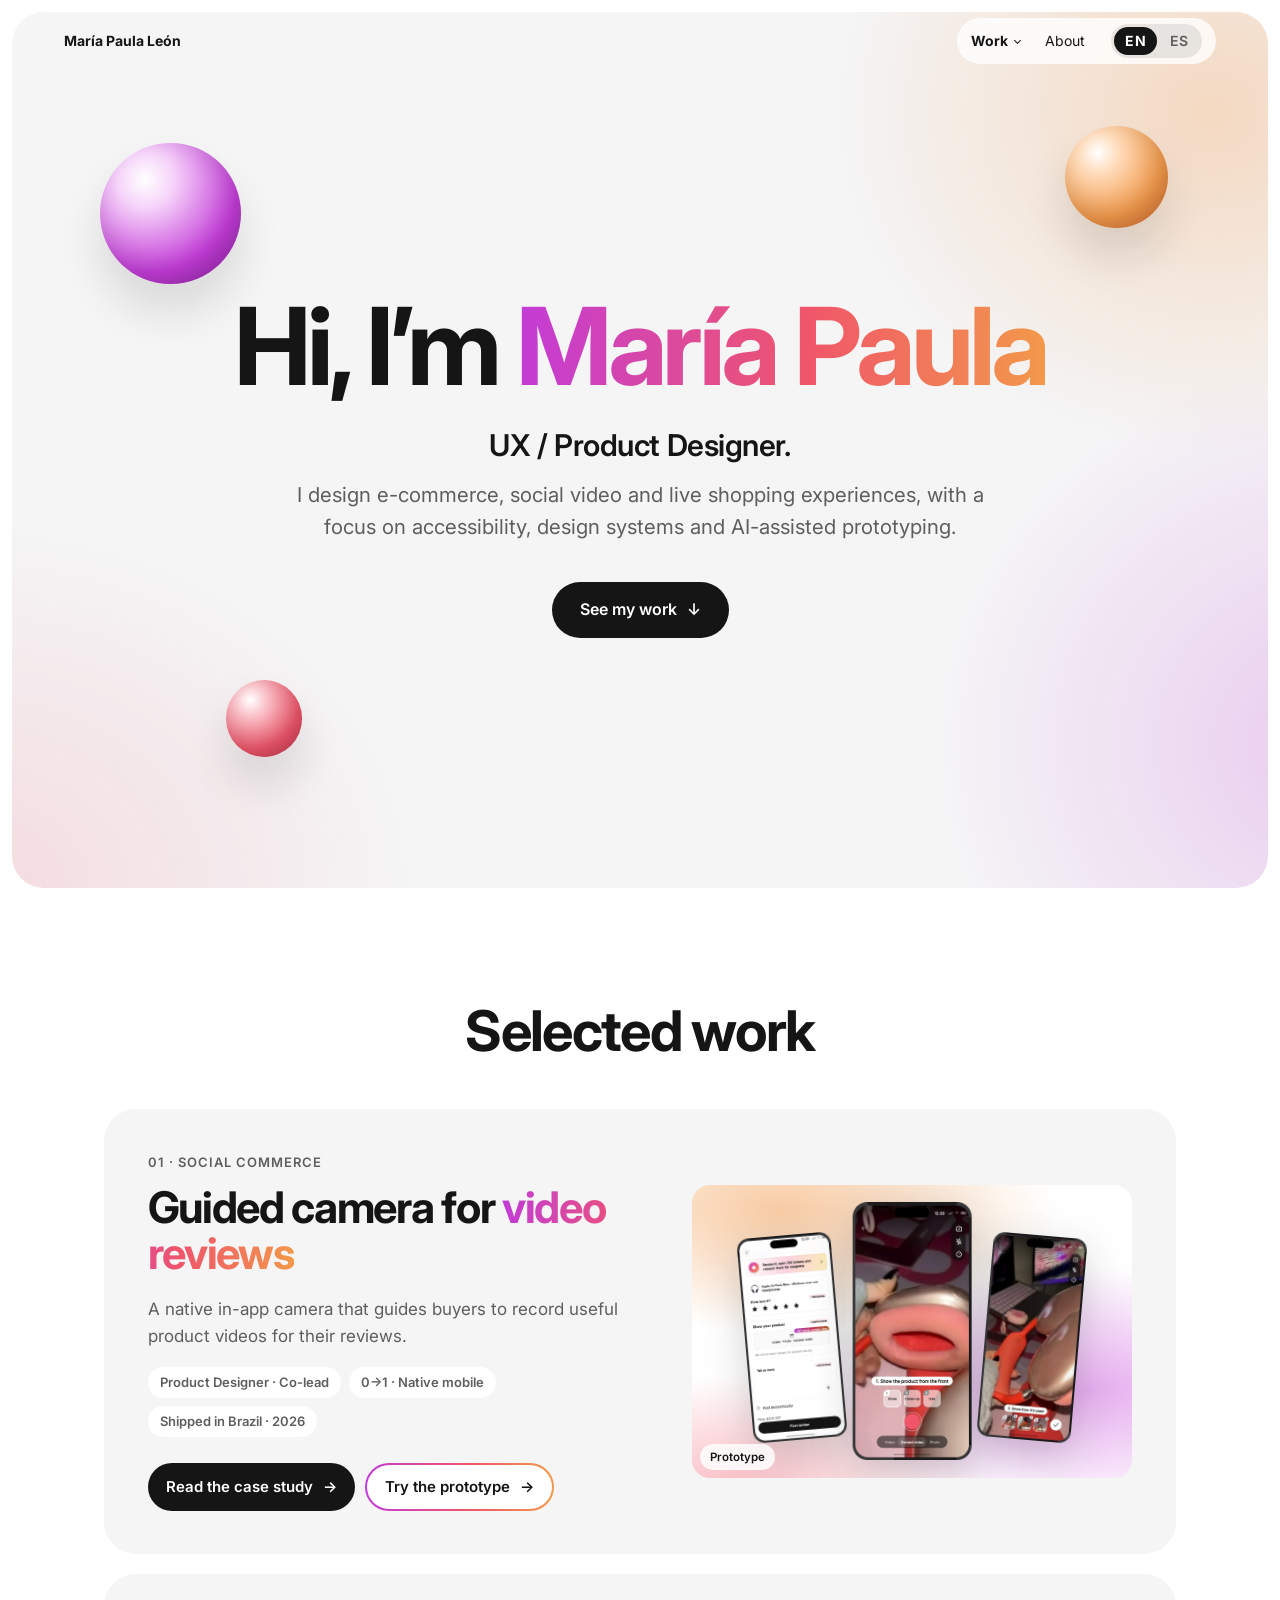
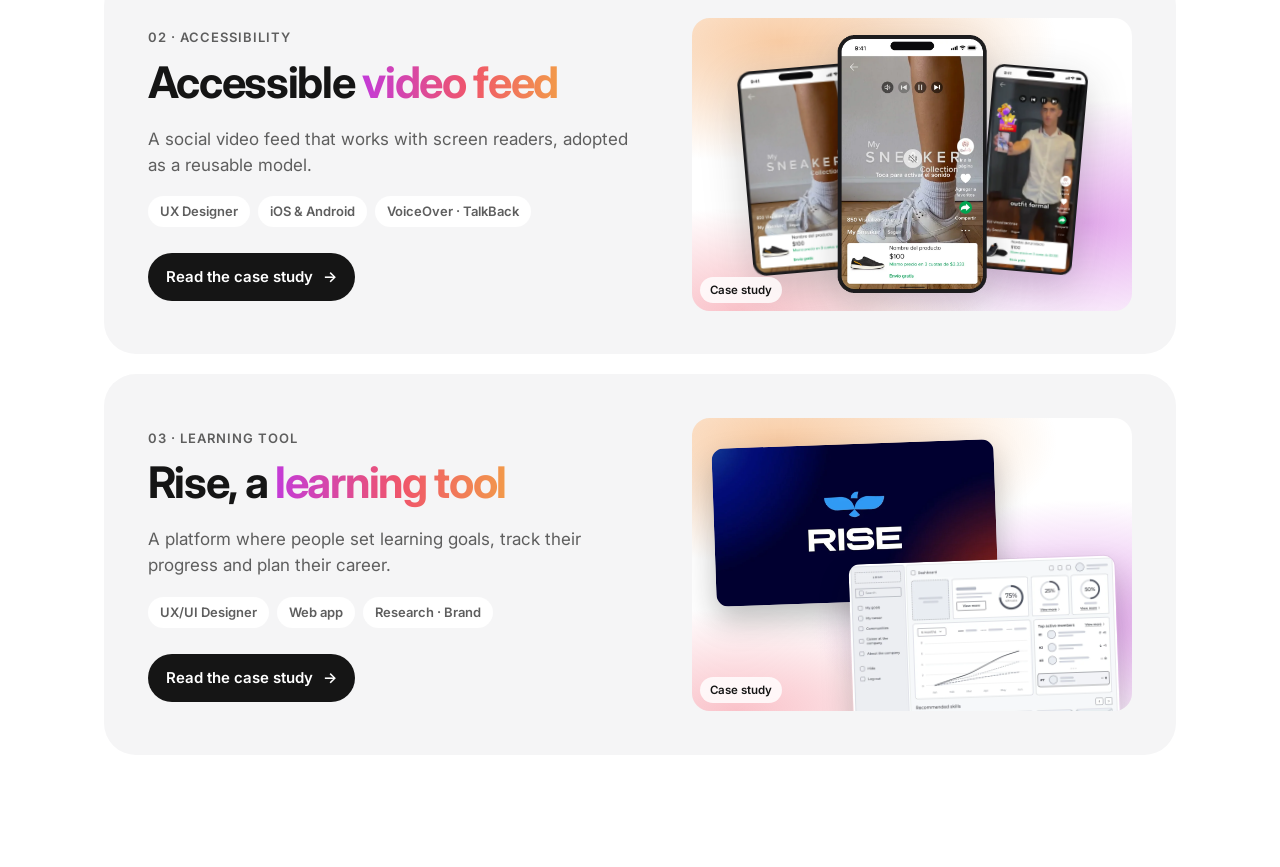
<file: index.html>
<!doctype html>
<html lang="en">
<head>
  <meta charset="utf-8">
  <meta name="viewport" content="width=device-width, initial-scale=1">
  <script>try{var l=(/[?&]lang=(en|es)\b/.exec(location.search)||[])[1]||localStorage.getItem('mpl-lang');if(l==='es'){document.documentElement.classList.add('i18n-pending');setTimeout(function(){document.documentElement.classList.remove('i18n-pending')},2500)}}catch(e){}</script>
  <title>María Paula León · UX / Product Designer</title>
  <meta name="description" content="Work by María Paula León, UX / Product Designer: case studies with an interactive prototype for each.">
  <link rel="icon" href="favicon.svg" type="image/svg+xml">
  <link rel="icon" href="favicon-32.png" type="image/png" sizes="32x32">
  <link rel="apple-touch-icon" href="apple-touch-icon.png">
  <meta name="theme-color" content="#ffffff">
  <meta name="robots" content="index,follow,max-image-preview:large">
  <link rel="canonical" href="https://marialeonl.github.io/guided-camera-reviews/">
  <meta property="og:type" content="website">
  <meta property="og:site_name" content="María Paula León">
  <meta property="og:title" content="María Paula León · UX / Product Designer">
  <meta property="og:description" content="Work by María Paula León, UX / Product Designer: case studies with an interactive prototype for each.">
  <meta property="og:url" content="https://marialeonl.github.io/guided-camera-reviews/">
  <meta property="og:image" content="https://marialeonl.github.io/guided-camera-reviews/case-study/img/og-home.jpg">
  <meta property="og:image:width" content="1200">
  <meta property="og:image:height" content="630">
  <meta property="og:image:alt" content="María Paula León, UX / Product Designer, next to three phone screens from a guided video-review camera">
  <meta property="og:locale" content="en_US">
  <meta property="og:locale:alternate" content="es_ES">
  <meta name="twitter:card" content="summary_large_image">
  <meta name="twitter:title" content="María Paula León · UX / Product Designer">
  <meta name="twitter:description" content="Work by María Paula León, UX / Product Designer: case studies with an interactive prototype for each.">
  <meta name="twitter:image" content="https://marialeonl.github.io/guided-camera-reviews/case-study/img/og-home.jpg">
  <meta name="twitter:image:alt" content="María Paula León, UX / Product Designer, next to three phone screens from a guided video-review camera">
  <script type="application/ld+json">{"@context": "https://schema.org", "@type": "Person", "name": "María Paula León", "alternateName": "María Paula León López", "jobTitle": "UX / Product Designer", "url": "https://marialeonl.github.io/guided-camera-reviews/", "image": "https://marialeonl.github.io/guided-camera-reviews/case-study/img/maria-paula.webp", "sameAs": ["https://www.linkedin.com/in/mariapaula-leon", "https://www.behance.net/marialeonl"], "knowsLanguage": ["es", "en"]}</script>
  <link rel="preconnect" href="https://fonts.googleapis.com">
  <link rel="preconnect" href="https://fonts.gstatic.com" crossorigin>
  <link href="https://fonts.googleapis.com/css2?family=Inter:wght@300;400;500;600;700;800&display=swap" rel="stylesheet">
  <link rel="stylesheet" href="case-study/tokens.css">
  <link rel="stylesheet" href="case-study/styles.css?v=185">
<link rel="stylesheet" href="case-study/header.css">
  <link rel="stylesheet" href="case-study/work.css?v=28">
</head>
<body>

<a class="skip" href="#main">Skip to content</a>

<script src="case-study/header.js?v=7"></script>

<main id="main">

<!-- 1 · INTRO -->
<section class="wk-intro" aria-labelledby="wk-h">
  <!-- Parallax layers: data-px="mouseX, mouseY, scroll" (px per unit of mouse offset, px per px scrolled) -->
  <div class="wk-glow" aria-hidden="true" data-px="-18,-14,.1"></div>
  <div class="wk-orbs" aria-hidden="true">
    <span class="wk-layer" data-px="44,30,-.2"><span class="wk-orb wk-orb-a"></span></span>
    <span class="wk-layer" data-px="28,20,-.12"><span class="wk-orb wk-orb-b"></span></span>
    <span class="wk-layer" data-px="62,42,-.3"><span class="wk-orb wk-orb-c"></span></span>
  </div>
  <div class="wk-intro-in" data-px="8,5,.14">
    <h1 class="wk-h1" id="wk-h">Hi, I’m <span class="grad-text nb">María Paula</span></h1>
    <div class="wk-lines">
      <p class="wk-role">UX / Product Designer.</p>
      <p class="wk-sub">I design e-commerce, social video and live shopping experiences, with a focus on accessibility, design systems and AI-assisted prototyping.</p>
    </div>
    <a class="wk-see" href="#work">See my work<i aria-hidden="true">↓</i></a>
  </div>
  <script>
    (function () {
      var hero = document.currentScript.closest('.wk-intro');
      if (!hero || matchMedia('(prefers-reduced-motion: reduce)').matches) return;
      var layers = [].slice.call(hero.querySelectorAll('[data-px]')).map(function (el) {
        var d = el.getAttribute('data-px').split(',').map(Number);
        el.style.willChange = 'transform';
        return { el: el, mx: d[0], my: d[1], sc: d[2] };
      });
      var tx = 0, ty = 0, x = 0, y = 0, sy = 0, raf = 0;
      function tick() {
        x += (tx - x) * .08; y += (ty - y) * .08;
        layers.forEach(function (l) {
          l.el.style.transform = 'translate3d(' + (x * l.mx).toFixed(2) + 'px,' + (y * l.my + sy * l.sc).toFixed(2) + 'px,0)';
        });
        raf = (Math.abs(tx - x) > .001 || Math.abs(ty - y) > .001) ? requestAnimationFrame(tick) : 0;
      }
      function go() { if (!raf) raf = requestAnimationFrame(tick); }
      hero.addEventListener('mousemove', function (e) {
        var r = hero.getBoundingClientRect();
        tx = (e.clientX - r.left) / r.width * 2 - 1; ty = (e.clientY - r.top) / r.height * 2 - 1; go();
      });
      hero.addEventListener('mouseleave', function () { tx = 0; ty = 0; go(); });
      window.addEventListener('scroll', function () { sy = Math.min(window.scrollY, hero.offsetHeight); go(); }, { passive: true });
    })();
  </script>
</section>

<!-- 2 · SELECTED WORK -->
<section class="wk-list" id="work" aria-labelledby="wk-work-h">
  <div class="wrap">
    <h2 class="wk-h2" id="wk-work-h">Selected work</h2>
    <ol class="wk-items">

      <!-- To add a project: copy this <li>, then change the text, links and the prototype image.
           Mobile prototype (default): three phone screens, shown whole, in a wide box. Web prototype: add class "wk-item-web" to the <li>, keep ONE <img> and it fills the box. -->
      <li class="wk-item">
        <div class="wk-thumbs">
          <a class="wk-thumb wk-thumb-proto" href="prototype/index.html" tabindex="-1" aria-hidden="true">
            <img class="ph-l" src="case-study/img/story/s0-form.webp?v=3" width="540" height="1174" alt="" decoding="async">
            <img class="ph-r" src="case-study/img/story/s5-guided-done-round.webp" width="540" height="1174" alt="" decoding="async">
            <img class="ph-c" src="case-study/img/story/s3-guided-1.webp?v=3" width="540" height="1174" alt="" decoding="async">
            <span class="wk-tag">Prototype</span>
          </a>
        </div>

        <div class="wk-text">
          <div class="wk-head">
            <p class="wk-eyebrow">01 · Social commerce</p>
            <h3 class="wk-title"><a href="case-study/reviews.html">Guided camera for <span class="grad-text">video reviews</span></a></h3>
          </div>
          <div class="wk-body">
            <p class="wk-desc">A native in-app camera that guides buyers to record useful product videos for their reviews.</p>
            <ul class="wk-meta" aria-label="Project details">
              <li>Product Designer · Co-lead</li>
              <li>0→1 · Native mobile</li>
              <li>Shipped in Brazil · 2026</li>
            </ul>
            <div class="wk-cta">
              <span class="wk-go" aria-hidden="true">Read the case study<i>→</i></span>
              <a class="pbtn" href="prototype/index.html">Try the prototype<i aria-hidden="true">→</i></a>
            </div>
          </div>
        </div>
      </li>

      <li class="wk-item">
        <div class="wk-thumbs">
          <a class="wk-thumb wk-thumb-proto" href="case-study/accessibility.html" tabindex="-1" aria-hidden="true">
            <img class="ph-l" src="case-study/img/a11y/frame-before.webp?v=2" width="540" height="938" alt="" decoding="async">
            <img class="ph-r" src="case-study/img/a11y/frame-next.webp?v=2" width="540" height="1166" alt="" decoding="async">
            <img class="ph-c" src="case-study/img/a11y/frame-after.webp?v=2" width="540" height="938" alt="" decoding="async">
            <span class="wk-tag">Case study</span>
          </a>
        </div>

        <div class="wk-text">
          <div class="wk-head">
            <p class="wk-eyebrow">02 · Accessibility</p>
            <h3 class="wk-title"><a href="case-study/accessibility.html">Accessible <span class="grad-text">video feed</span></a></h3>
          </div>
          <div class="wk-body">
            <p class="wk-desc">A social video feed that works with screen readers, adopted as a reusable model.</p>
            <ul class="wk-meta" aria-label="Project details">
              <li>UX Designer</li>
              <li>iOS &amp; Android</li>
              <li>VoiceOver · TalkBack</li>
            </ul>
            <div class="wk-cta">
              <span class="wk-go" aria-hidden="true">Read the case study<i>→</i></span>
            </div>
          </div>
        </div>
      </li>

      <li class="wk-item wk-item-rise">
        <div class="wk-thumbs">
          <a class="wk-thumb wk-thumb-proto" href="case-study/rise.html" tabindex="-1" aria-hidden="true">
            <video class="wk-rise-vid" id="wk-rise-vid" muted playsinline preload="none" poster="case-study/img/rise/logo-motion.webp?v=1" width="1024" height="576"><source src="case-study/img/rise/logo-motion.mp4?v=1" type="video/mp4"></video>
            <img class="wk-rise-wire" src="case-study/img/rise/card-wire.webp?v=1" width="1100" height="876" alt="" decoding="async" loading="lazy">
            <span class="wk-tag">Case study</span>
          </a>
        </div>

        <div class="wk-text">
          <div class="wk-head">
            <p class="wk-eyebrow">03 · Learning tool</p>
            <h3 class="wk-title"><a href="case-study/rise.html">Rise, a <span class="grad-text">learning tool</span></a></h3>
          </div>
          <div class="wk-body">
            <p class="wk-desc">A platform where people set learning goals, track their progress and plan their career.</p>
            <ul class="wk-meta" aria-label="Project details">
              <li>UX/UI Designer</li>
              <li>Web app</li>
              <li>Research · Brand</li>
            </ul>
            <div class="wk-cta">
              <span class="wk-go" aria-hidden="true">Read the case study<i>→</i></span>
            </div>
          </div>
        </div>
      </li>

    </ol>
  </div>
</section>

</main>

<button type="button" class="to-top" id="to-top"><i aria-hidden="true">↑</i>Back to top</button>
<script>
(function(){var v=document.getElementById('wk-rise-vid');if(!v||!('IntersectionObserver' in window))return;
if(window.matchMedia&&matchMedia('(prefers-reduced-motion: reduce)').matches)return;
/* the clip fades the logo out after 4.2 s so it can loop; hold the full logo instead */
v.addEventListener('ended',function(){try{v.currentTime=4.2;}catch(x){}});
new IntersectionObserver(function(es){es.forEach(function(e){if(e.isIntersecting){try{v.currentTime=0;}catch(x){}var p=v.play();if(p&&p.catch)p.catch(function(){});}else v.pause();});},{threshold:.5}).observe(v);})();
</script>
<script src="case-study/site.js?v=6"></script>
<script src="i18n/es-work.js?v=14"></script>
<script src="i18n/engine.js?v=6"></script>
</body>
</html>
</file>
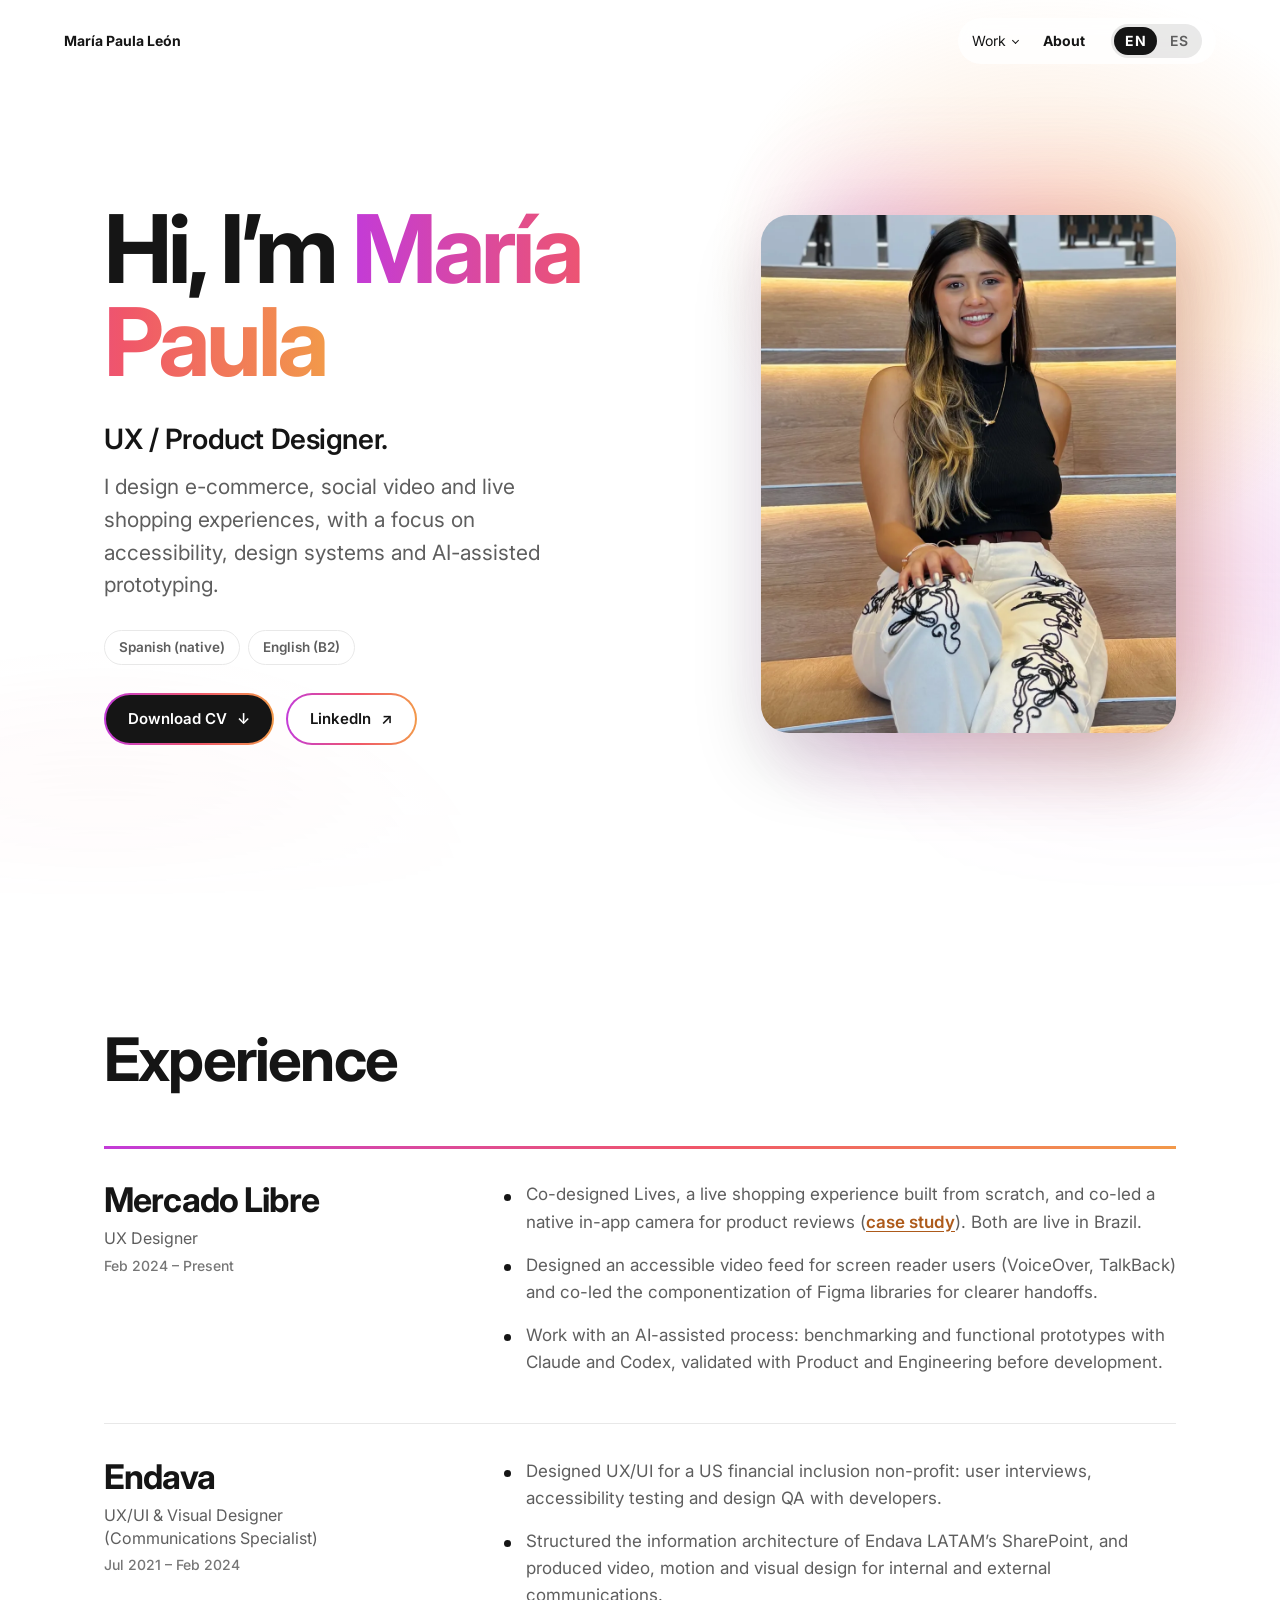
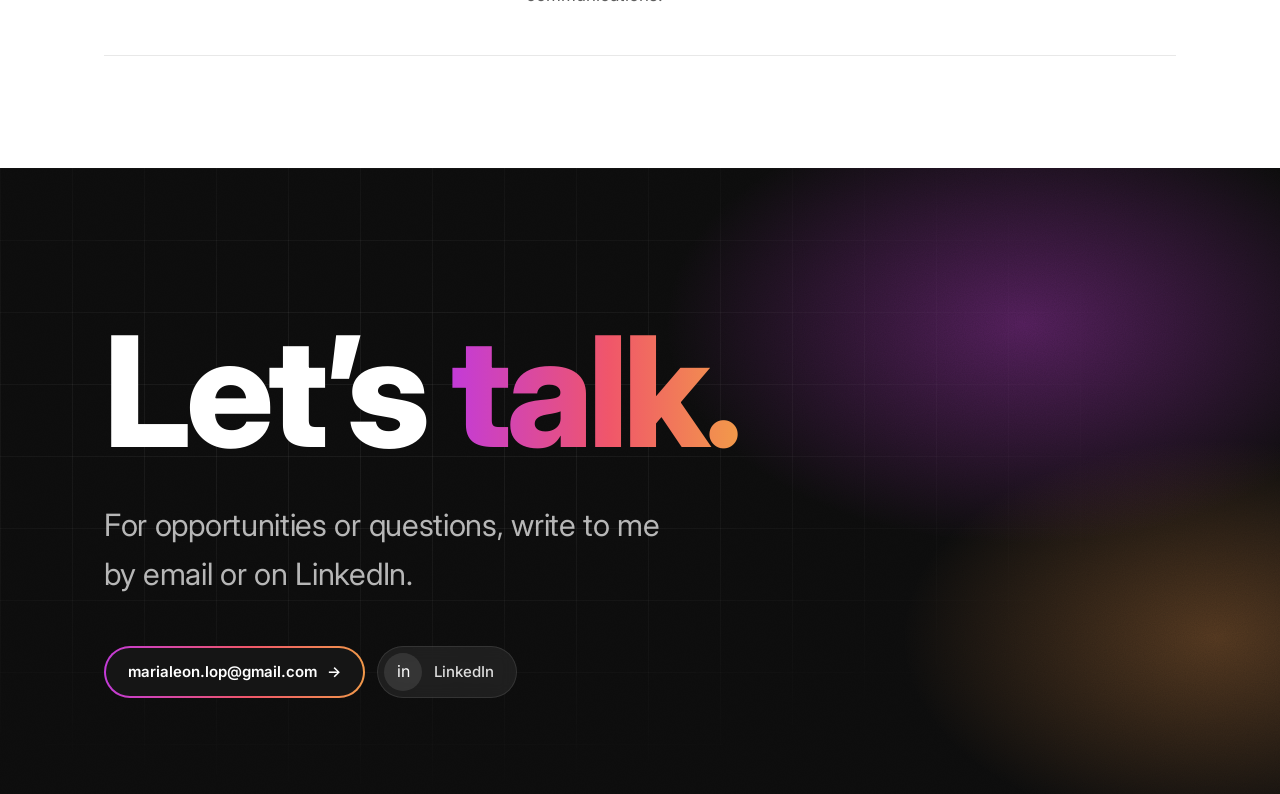
<file: case-study/about.html>
<!doctype html>
<html lang="en">
<head>
  <meta charset="utf-8">
  <meta name="viewport" content="width=device-width, initial-scale=1">
  <script>try{var l=(/[?&]lang=(en|es)\b/.exec(location.search)||[])[1]||localStorage.getItem('mpl-lang');if(l==='es'){document.documentElement.classList.add('i18n-pending');setTimeout(function(){document.documentElement.classList.remove('i18n-pending')},2500)}}catch(e){}</script>
  <title>About · María Paula León</title>
  <meta name="description" content="María Paula León is a UX / Product Designer. E-commerce, social video and live shopping, with a focus on accessibility, design systems and AI-assisted prototyping.">
  <link rel="icon" href="../favicon.svg" type="image/svg+xml">
  <link rel="icon" href="../favicon-32.png" type="image/png" sizes="32x32">
  <link rel="apple-touch-icon" href="../apple-touch-icon.png">
  <meta name="theme-color" content="#ffffff">
  <meta name="robots" content="index,follow,max-image-preview:large">
  <link rel="canonical" href="https://marialeonl.github.io/guided-camera-reviews/case-study/about.html">
  <meta property="og:type" content="website">
  <meta property="og:site_name" content="María Paula León">
  <meta property="og:title" content="About · María Paula León">
  <meta property="og:description" content="María Paula León is a UX / Product Designer. E-commerce, social video and live shopping, with a focus on accessibility, design systems and AI-assisted prototyping.">
  <meta property="og:url" content="https://marialeonl.github.io/guided-camera-reviews/case-study/about.html">
  <meta property="og:image" content="https://marialeonl.github.io/guided-camera-reviews/case-study/img/og-home.jpg">
  <meta property="og:image:width" content="1200">
  <meta property="og:image:height" content="630">
  <meta property="og:image:alt" content="María Paula León, UX / Product Designer, next to three phone screens from a guided video-review camera">
  <meta property="og:locale" content="en_US">
  <meta property="og:locale:alternate" content="es_ES">
  <meta name="twitter:card" content="summary_large_image">
  <meta name="twitter:title" content="About · María Paula León">
  <meta name="twitter:description" content="María Paula León is a UX / Product Designer. E-commerce, social video and live shopping, with a focus on accessibility, design systems and AI-assisted prototyping.">
  <meta name="twitter:image" content="https://marialeonl.github.io/guided-camera-reviews/case-study/img/og-home.jpg">
  <meta name="twitter:image:alt" content="María Paula León, UX / Product Designer, next to three phone screens from a guided video-review camera">
  <script type="application/ld+json">{"@context": "https://schema.org", "@type": "Person", "name": "María Paula León", "alternateName": "María Paula León López", "jobTitle": "UX / Product Designer", "url": "https://marialeonl.github.io/guided-camera-reviews/", "image": "https://marialeonl.github.io/guided-camera-reviews/case-study/img/maria-paula.webp", "sameAs": ["https://www.linkedin.com/in/mariapaula-leon", "https://www.behance.net/marialeonl"], "knowsLanguage": ["es", "en"]}</script>
  <link rel="preconnect" href="https://fonts.googleapis.com">
  <link rel="preconnect" href="https://fonts.gstatic.com" crossorigin>
  <link href="https://fonts.googleapis.com/css2?family=Inter:wght@300;400;500;600;700;800&display=swap" rel="stylesheet">
  <link rel="preload" as="image" href="img/maria-paula.webp" type="image/webp">
  <link rel="stylesheet" href="tokens.css">
  <link rel="stylesheet" href="styles.css?v=185">
<link rel="stylesheet" href="header.css">
  <link rel="stylesheet" href="about.css?v=9">
</head>
<body>

<!-- CV: the "Download CV" button serves assets/MariaPaulaLeon_CV_EN.pdf in English and assets/MariaPaulaLeon_CV_ES.pdf in Spanish (data-href-en / data-href-es). "Let's talk" at the bottom has only email and LinkedIn (no CV) on purpose. -->

<a class="skip" href="#main">Skip to content</a>

<script src="header.js?v=7"></script>

<main id="main">

<!-- 1 · INTRO -->
<section class="ab-intro" aria-labelledby="ab-hi">
  <div class="wrap ab-intro-grid">
    <div class="ab-intro-text">
      <h1 class="ab-h1" id="ab-hi">Hi, I’m <span class="grad-text">María Paula</span></h1>
      <p class="ab-role">UX / Product Designer.</p>
      <p class="ab-lede">I design e-commerce, social video and live shopping experiences, with a focus on accessibility, design systems and AI-assisted prototyping.</p>
      <ul class="ab-langs" aria-label="Languages">
        <li>Spanish (native)</li>
        <li>English (B2)</li>
      </ul>
      <div class="ab-actions">
        <a class="pbtn pbtn-l" href="assets/MariaPaulaLeon_CV_EN.pdf" data-href-en="assets/MariaPaulaLeon_CV_EN.pdf" data-href-es="assets/MariaPaulaLeon_CV_ES.pdf" download>Download CV<i aria-hidden="true">↓</i></a>
        <a class="pbtn" href="https://www.linkedin.com/in/mariapaula-leon" target="_blank" rel="noopener">LinkedIn<i aria-hidden="true">↗</i></a>
      </div>
    </div>
    <figure class="ab-photo">
      <img src="img/maria-paula.webp" width="960" height="1200" alt="Portrait of María Paula León, smiling, seated on wooden steps." fetchpriority="high" decoding="async">
    </figure>
  </div>
</section>

<!-- 2 · EXPERIENCE -->
<section class="ab-exp" aria-labelledby="ab-exp-h">
  <div class="wrap">
    <h2 class="ab-h2" id="ab-exp-h">Experience</h2>

    <div class="ab-roles">
      <article class="ab-row is-current">
        <header class="ab-row-head">
          <h3 class="ab-co">Mercado Libre</h3>
          <p class="ab-title">UX Designer</p>
          <p class="ab-date"><time datetime="2024-02">Feb 2024</time> – Present</p>
        </header>
        <ul class="ab-list">
          <li>Co-designed Lives, a live shopping experience built from scratch, and co-led a native in-app camera for product reviews (<a href="reviews.html">case study</a>). Both are live in Brazil.</li>
          <li>Designed an accessible video feed for screen reader users (VoiceOver, TalkBack) and co-led the componentization of Figma libraries for clearer handoffs.</li>
          <li>Work with an AI-assisted process: benchmarking and functional prototypes with Claude and Codex, validated with Product and Engineering before development.</li>
        </ul>
      </article>

      <article class="ab-row">
        <header class="ab-row-head">
          <h3 class="ab-co">Endava</h3>
          <p class="ab-title">UX/UI &amp; Visual Designer (Communications Specialist)</p>
          <p class="ab-date"><time datetime="2021-07">Jul 2021</time> – <time datetime="2024-02">Feb 2024</time></p>
        </header>
        <ul class="ab-list">
          <li>Designed UX/UI for a US financial inclusion non-profit: user interviews, accessibility testing and design QA with developers.</li>
          <li>Structured the information architecture of Endava LATAM’s SharePoint, and produced video, motion and visual design for internal and external communications.</li>
        </ul>
      </article>
    </div>
  </div>
</section>

</main>

<!-- 3 · LET'S TALK -->
<footer class="end ab-end" id="talk">
  <div class="end-grid" aria-hidden="true"></div>
  <div class="wrap ab-end-in">
    <h2>Let’s <span class="grad-text">talk.</span></h2>
    <p class="end-sub">For opportunities or questions, write to me by email or on LinkedIn.</p>
    <div class="ab-links">
      <a class="pbtn pbtn-l" href="mailto:marialeon.lop@gmail.com">marialeon.lop@gmail.com<i aria-hidden="true">→</i></a>
      <a class="end-pill" href="https://www.linkedin.com/in/mariapaula-leon" rel="noopener"><i class="end-ic" aria-hidden="true">in</i><b>LinkedIn</b></a>
    </div>
  </div>
</footer>

<button type="button" class="to-top" id="to-top"><i aria-hidden="true">↑</i>Back to top</button>
<script src="site.js?v=6"></script>
<script src="../i18n/es-about.js?v=7"></script>
<script src="../i18n/engine.js?v=6"></script>
</body>
</html>
</file>
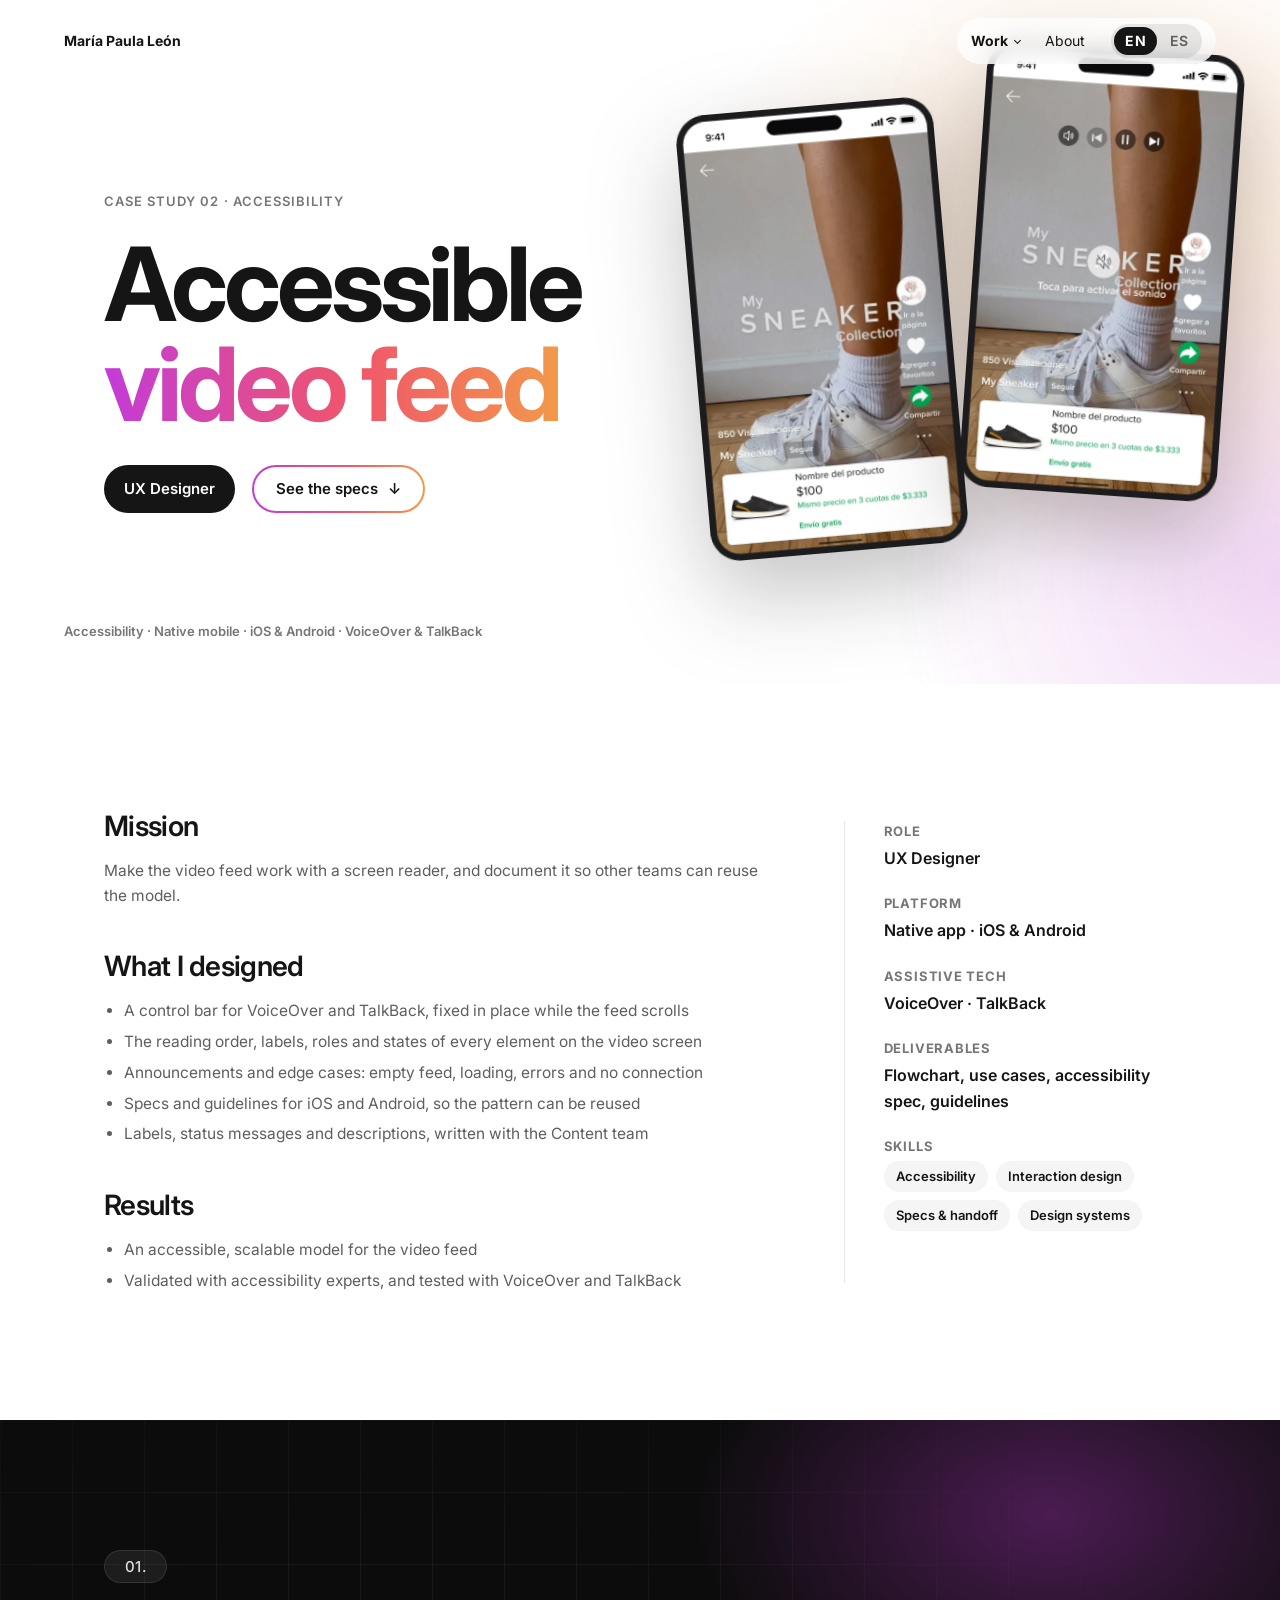
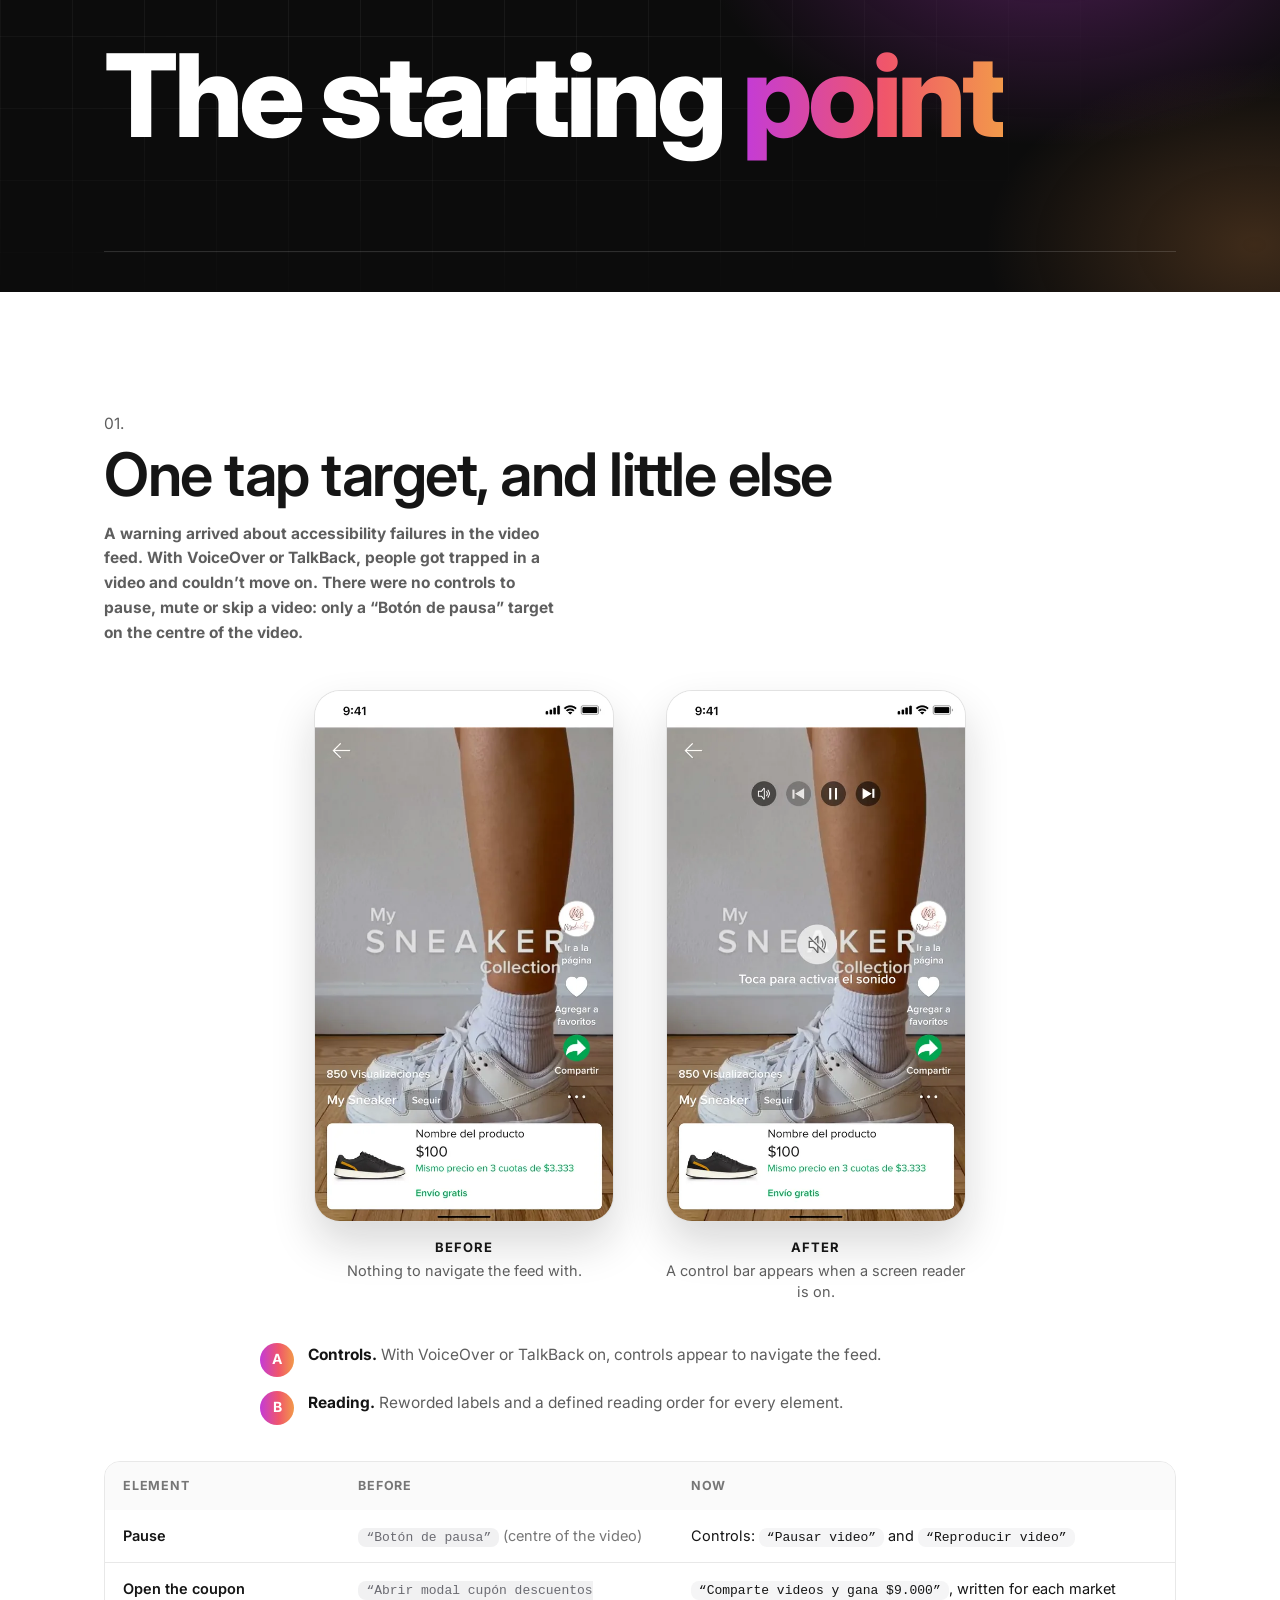
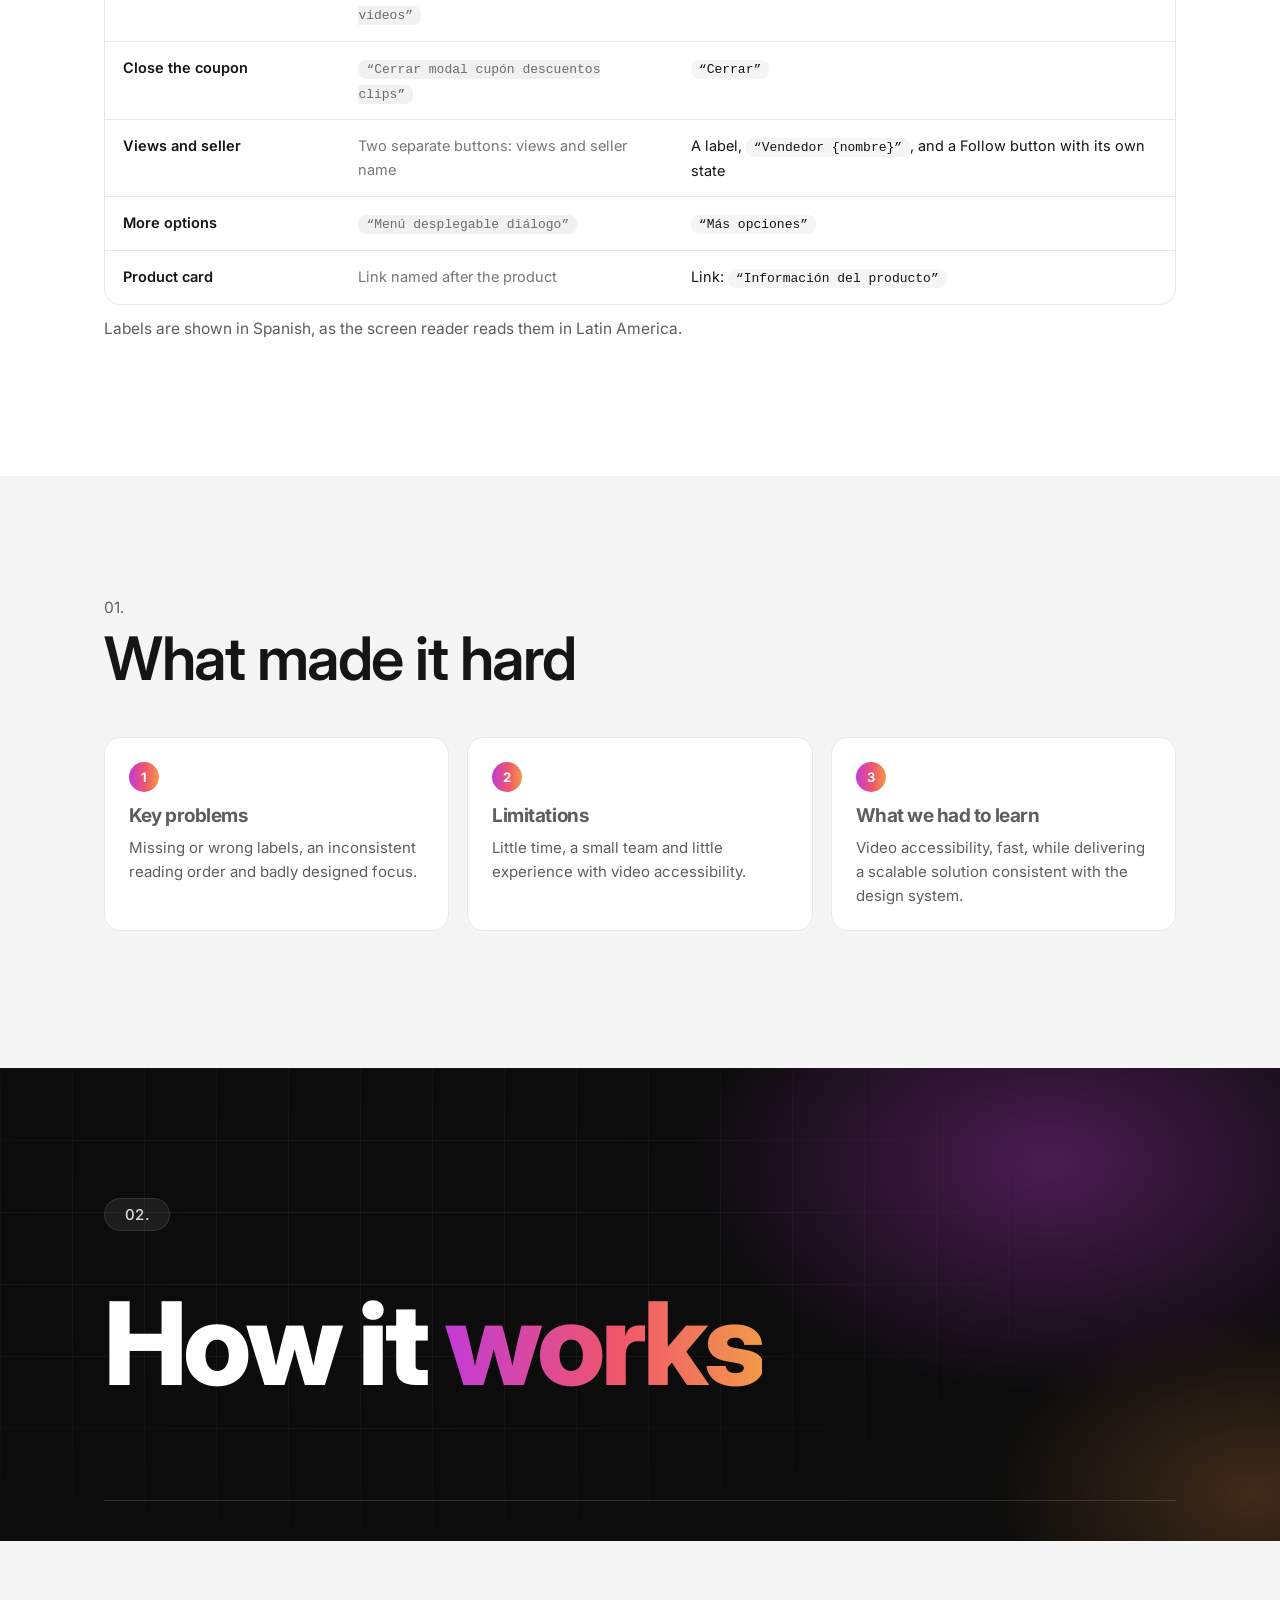
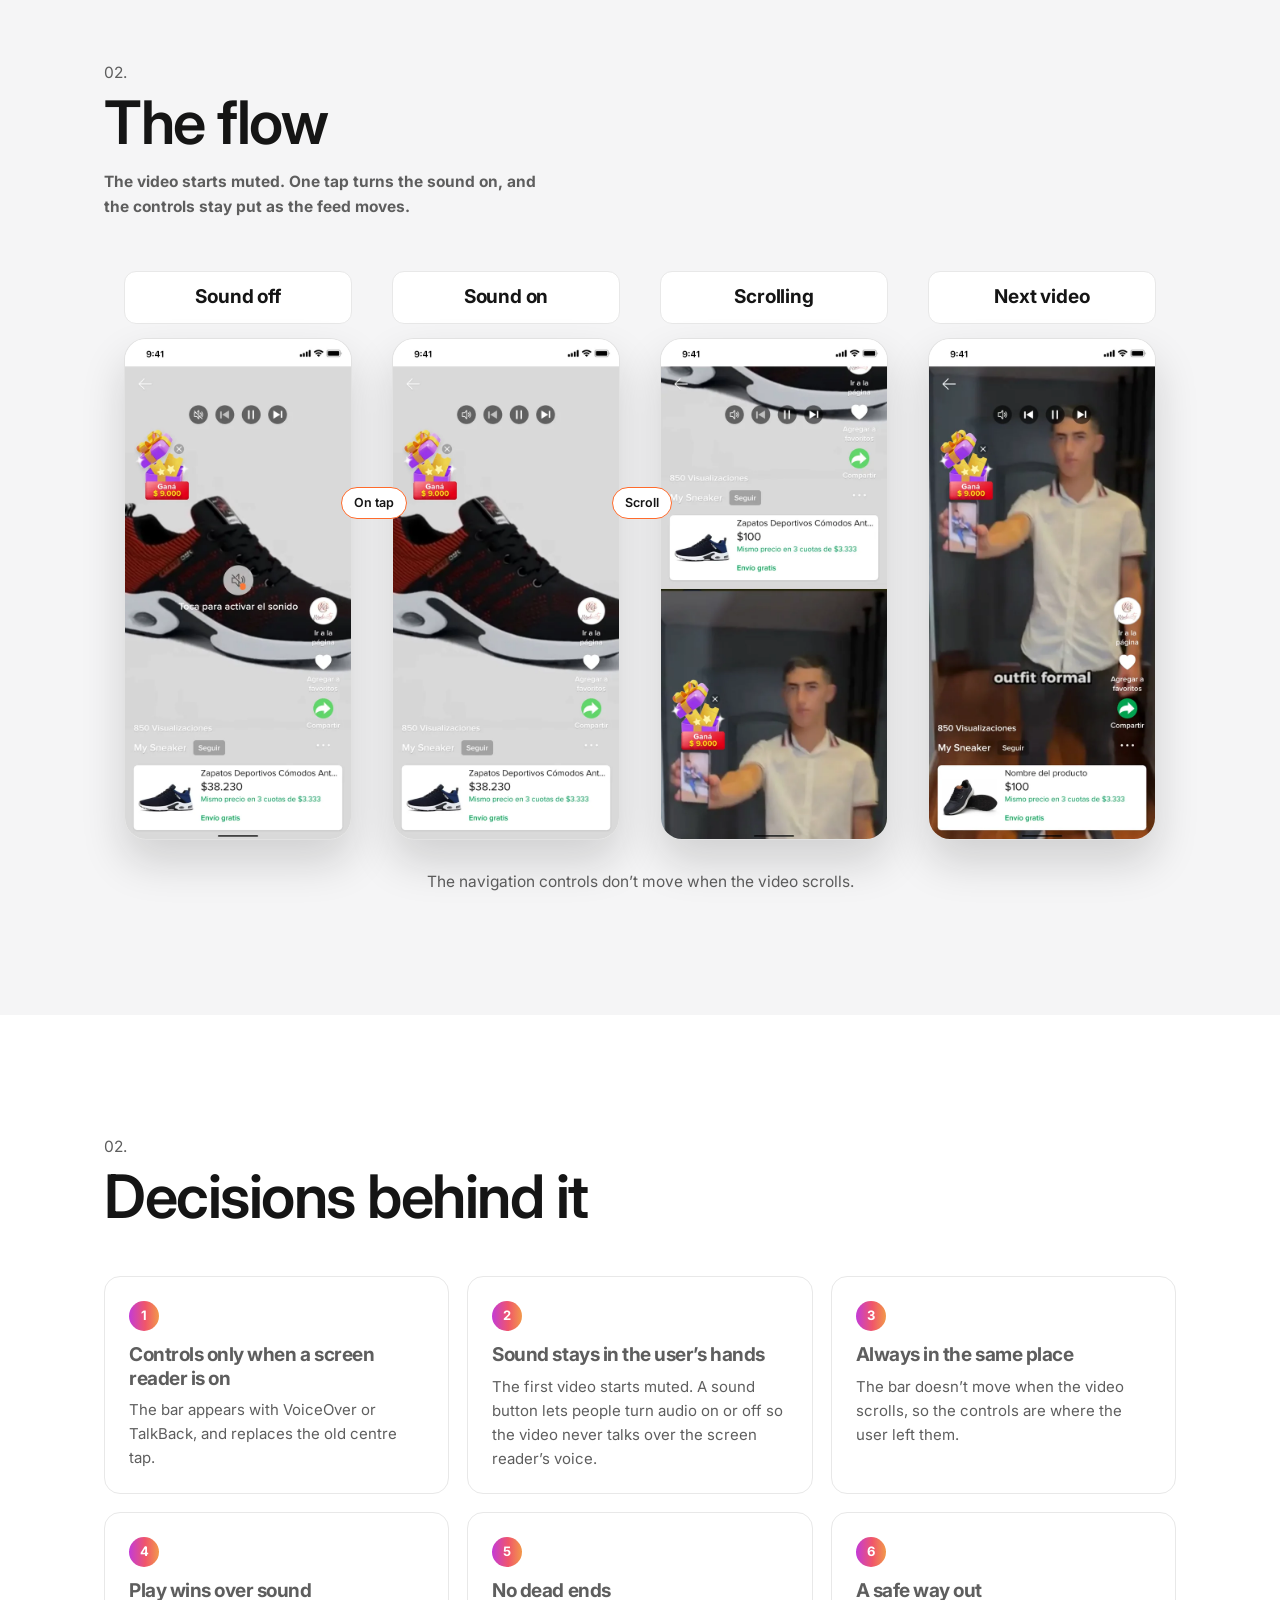
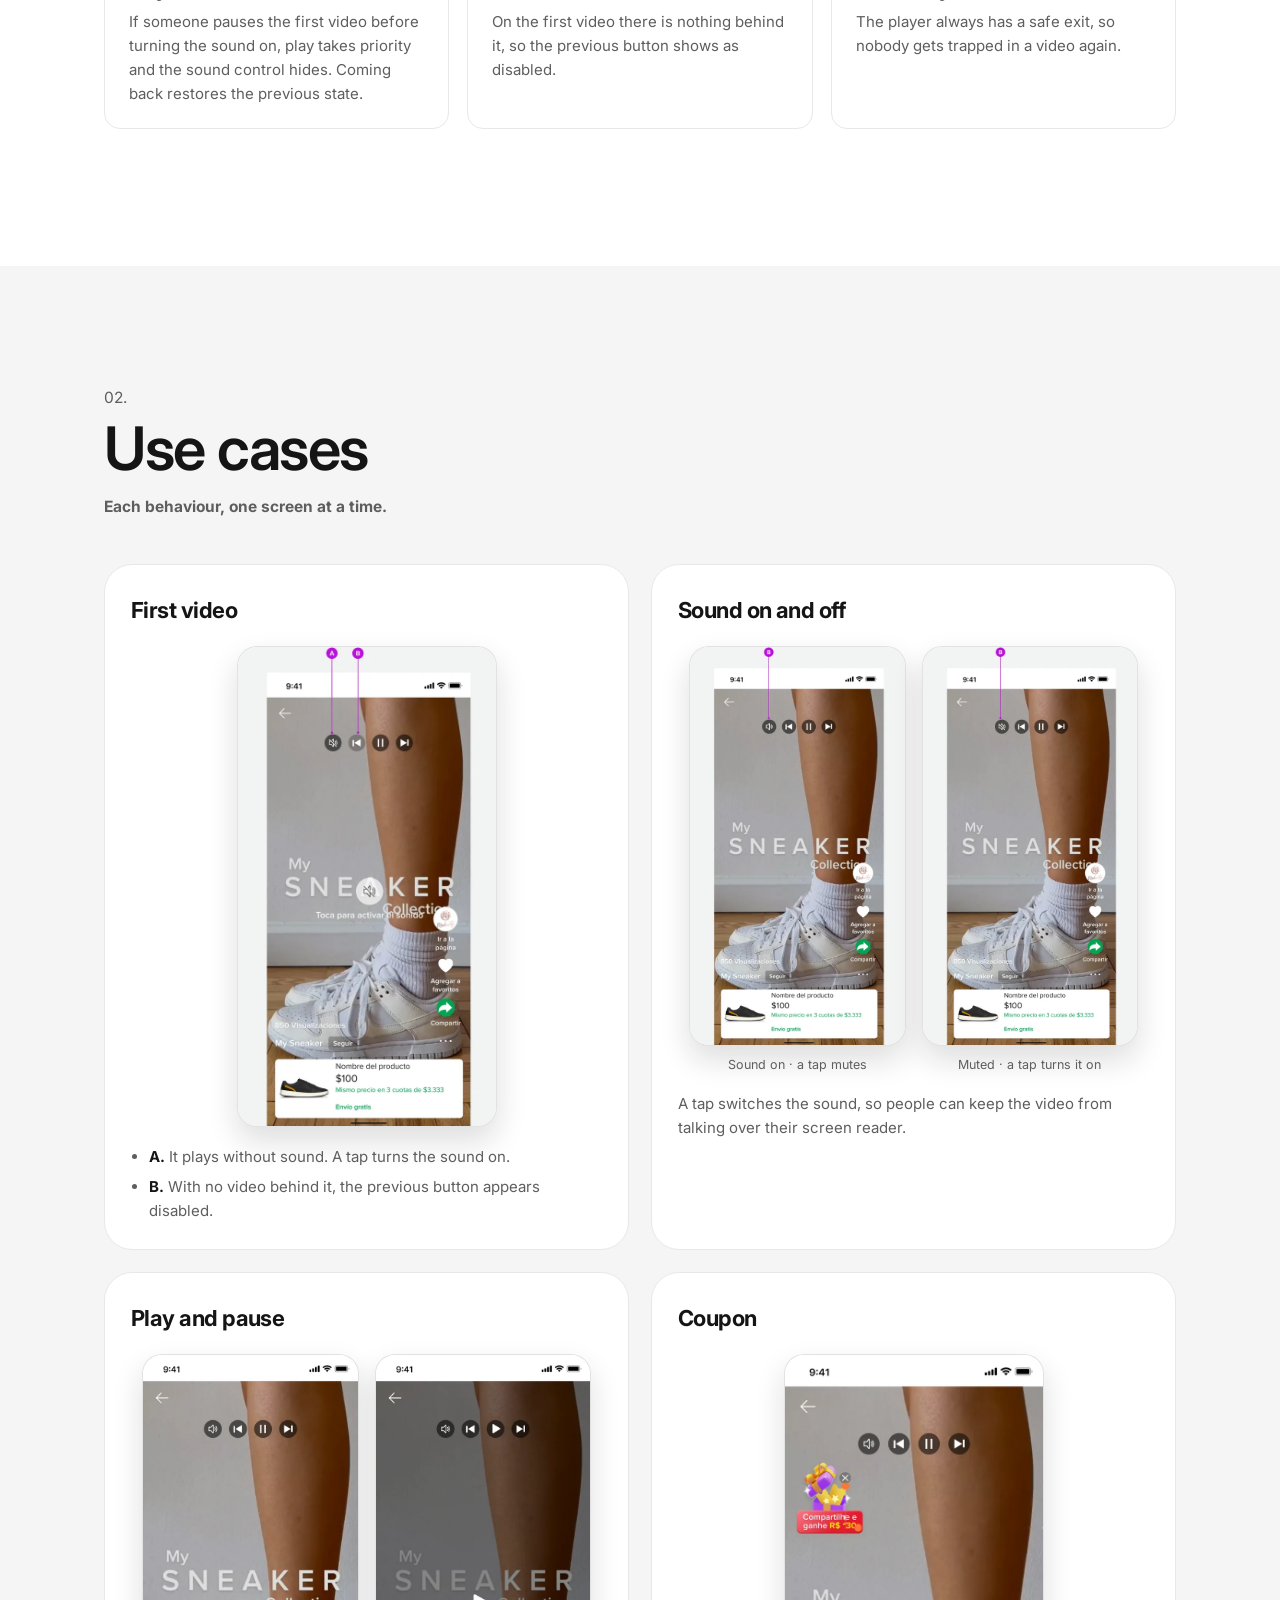
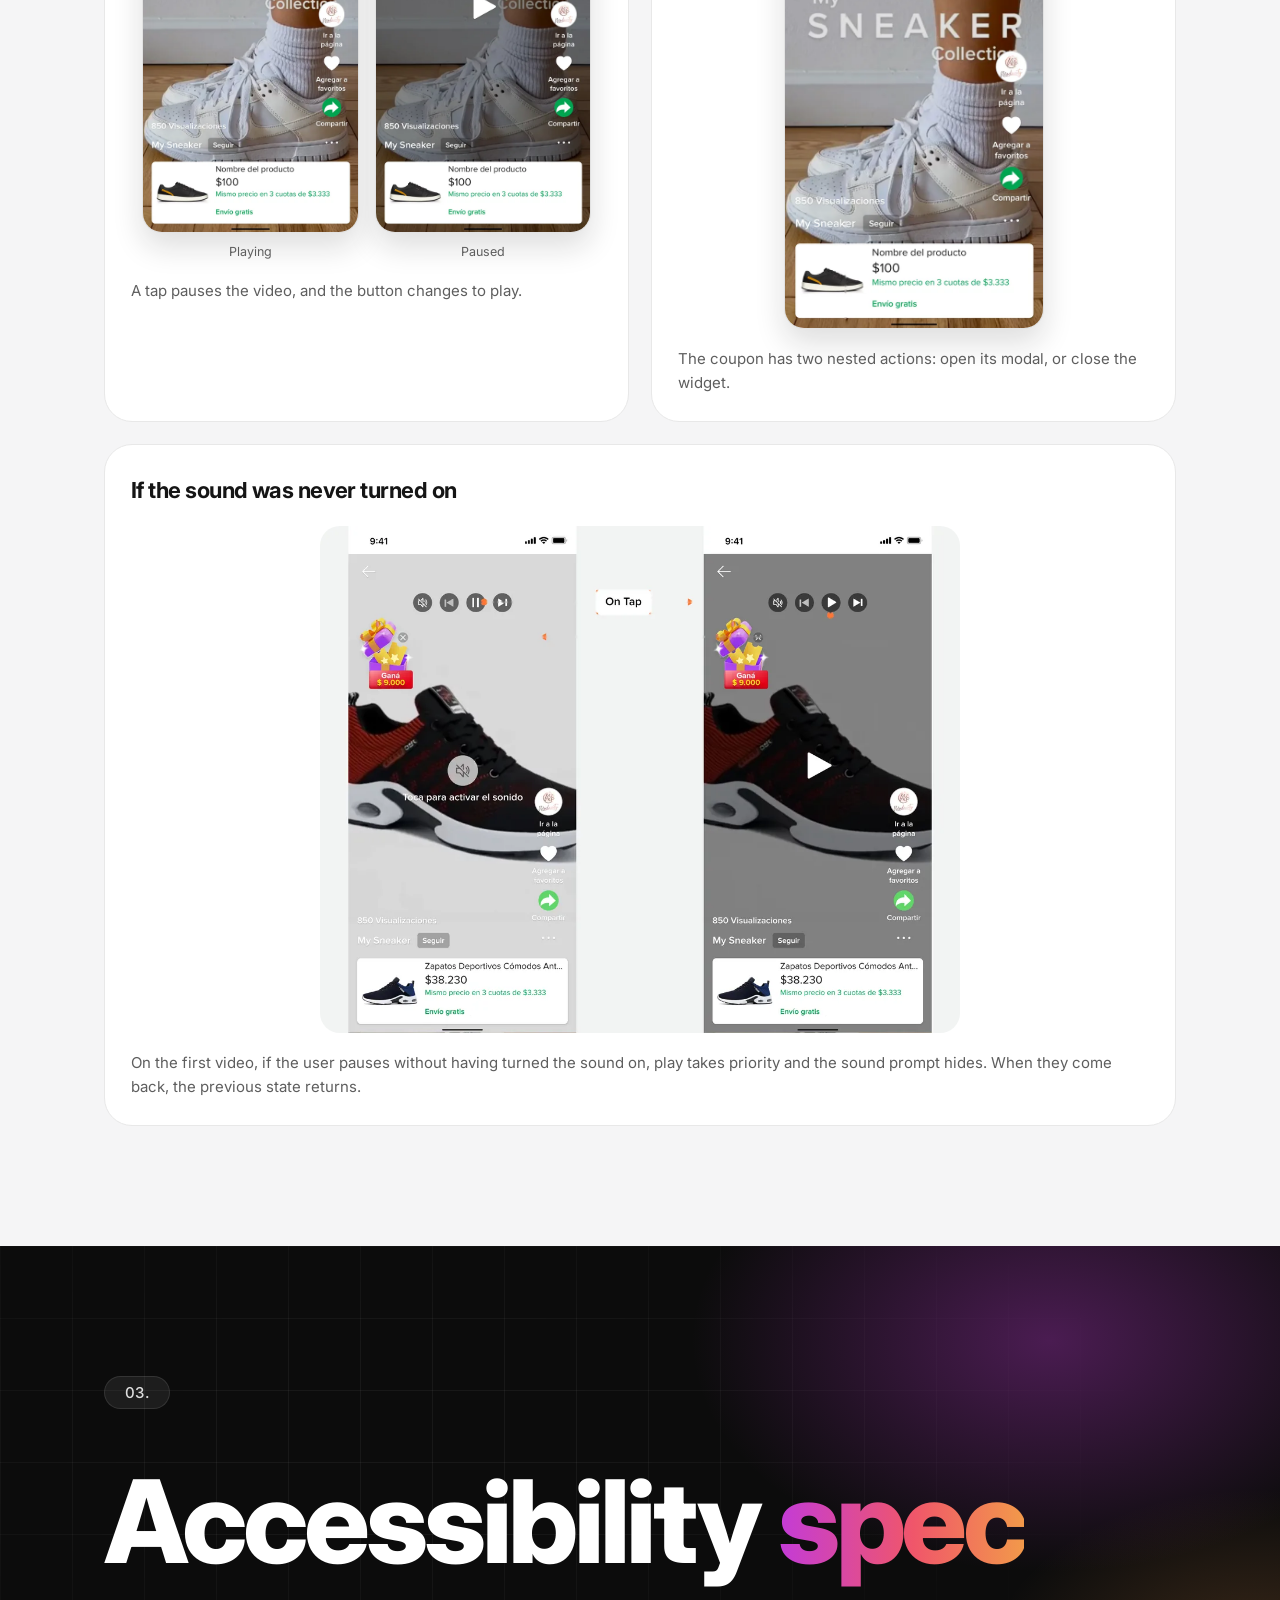
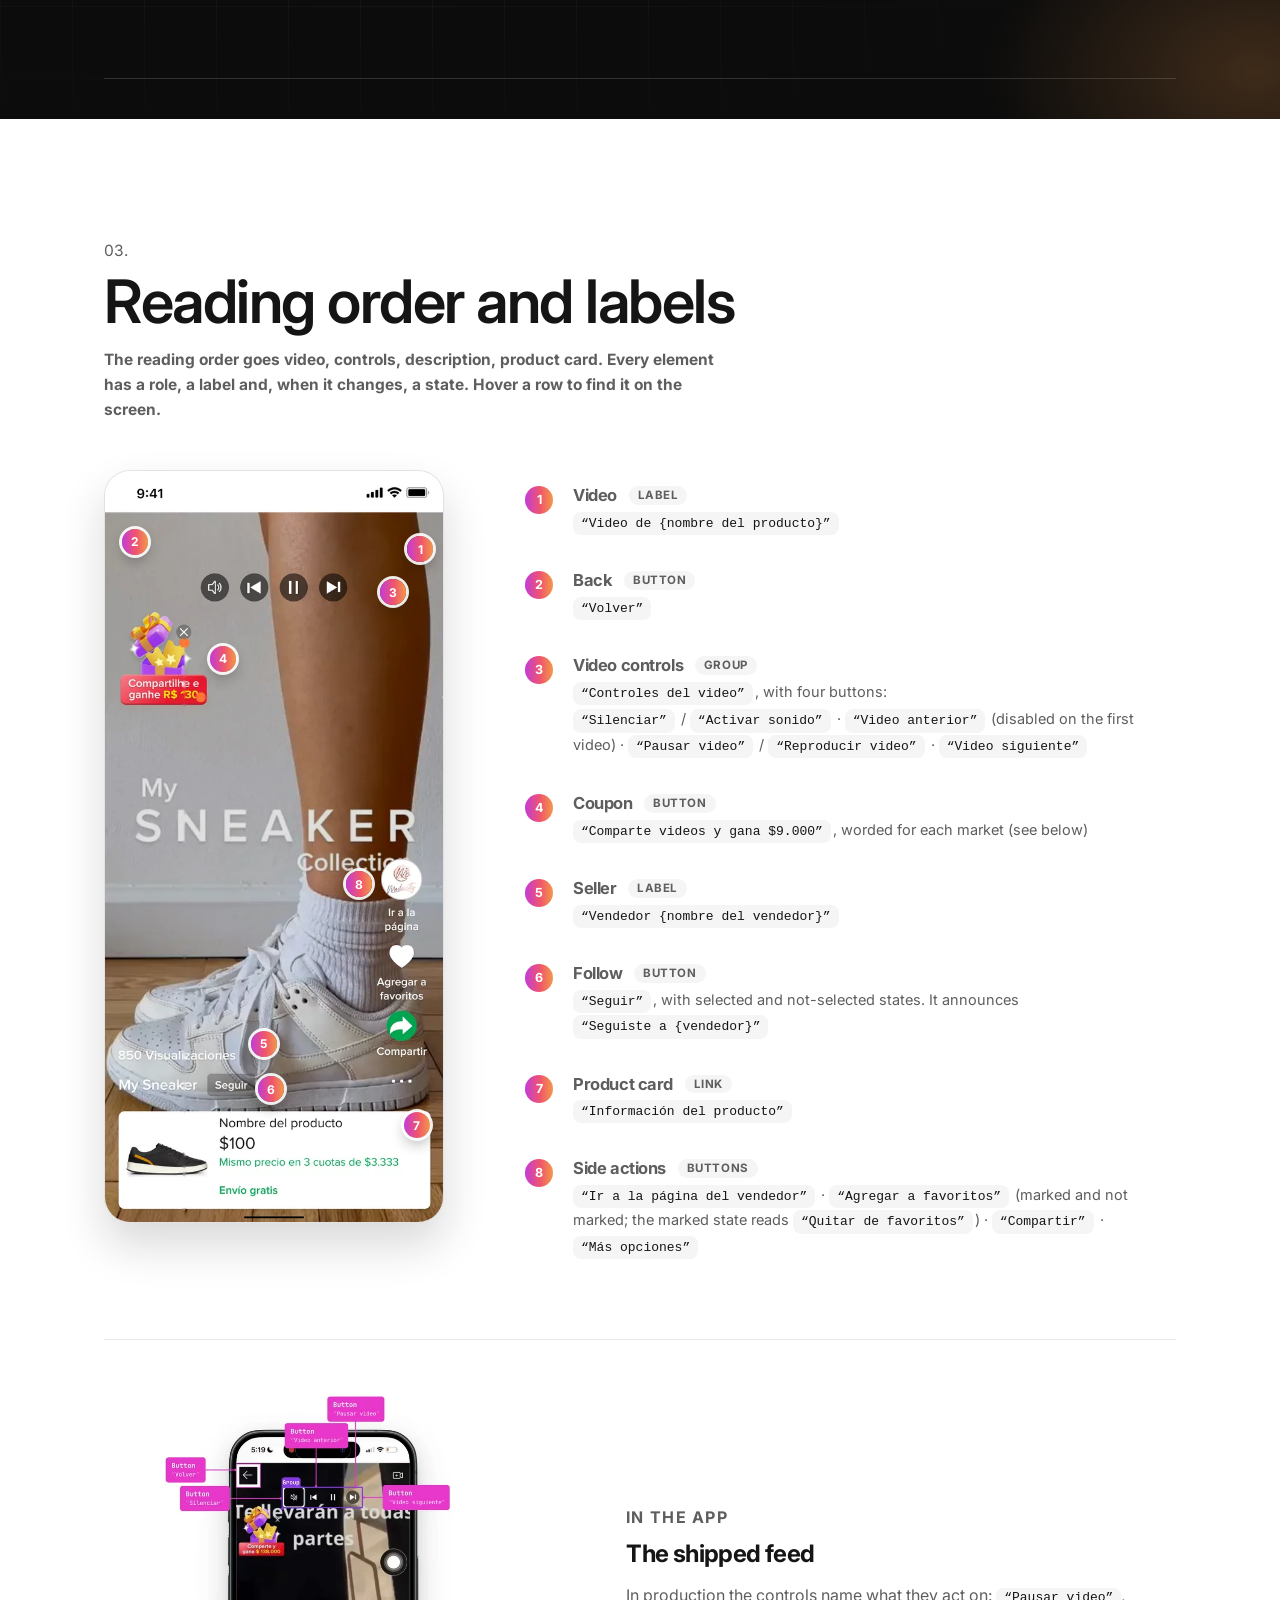
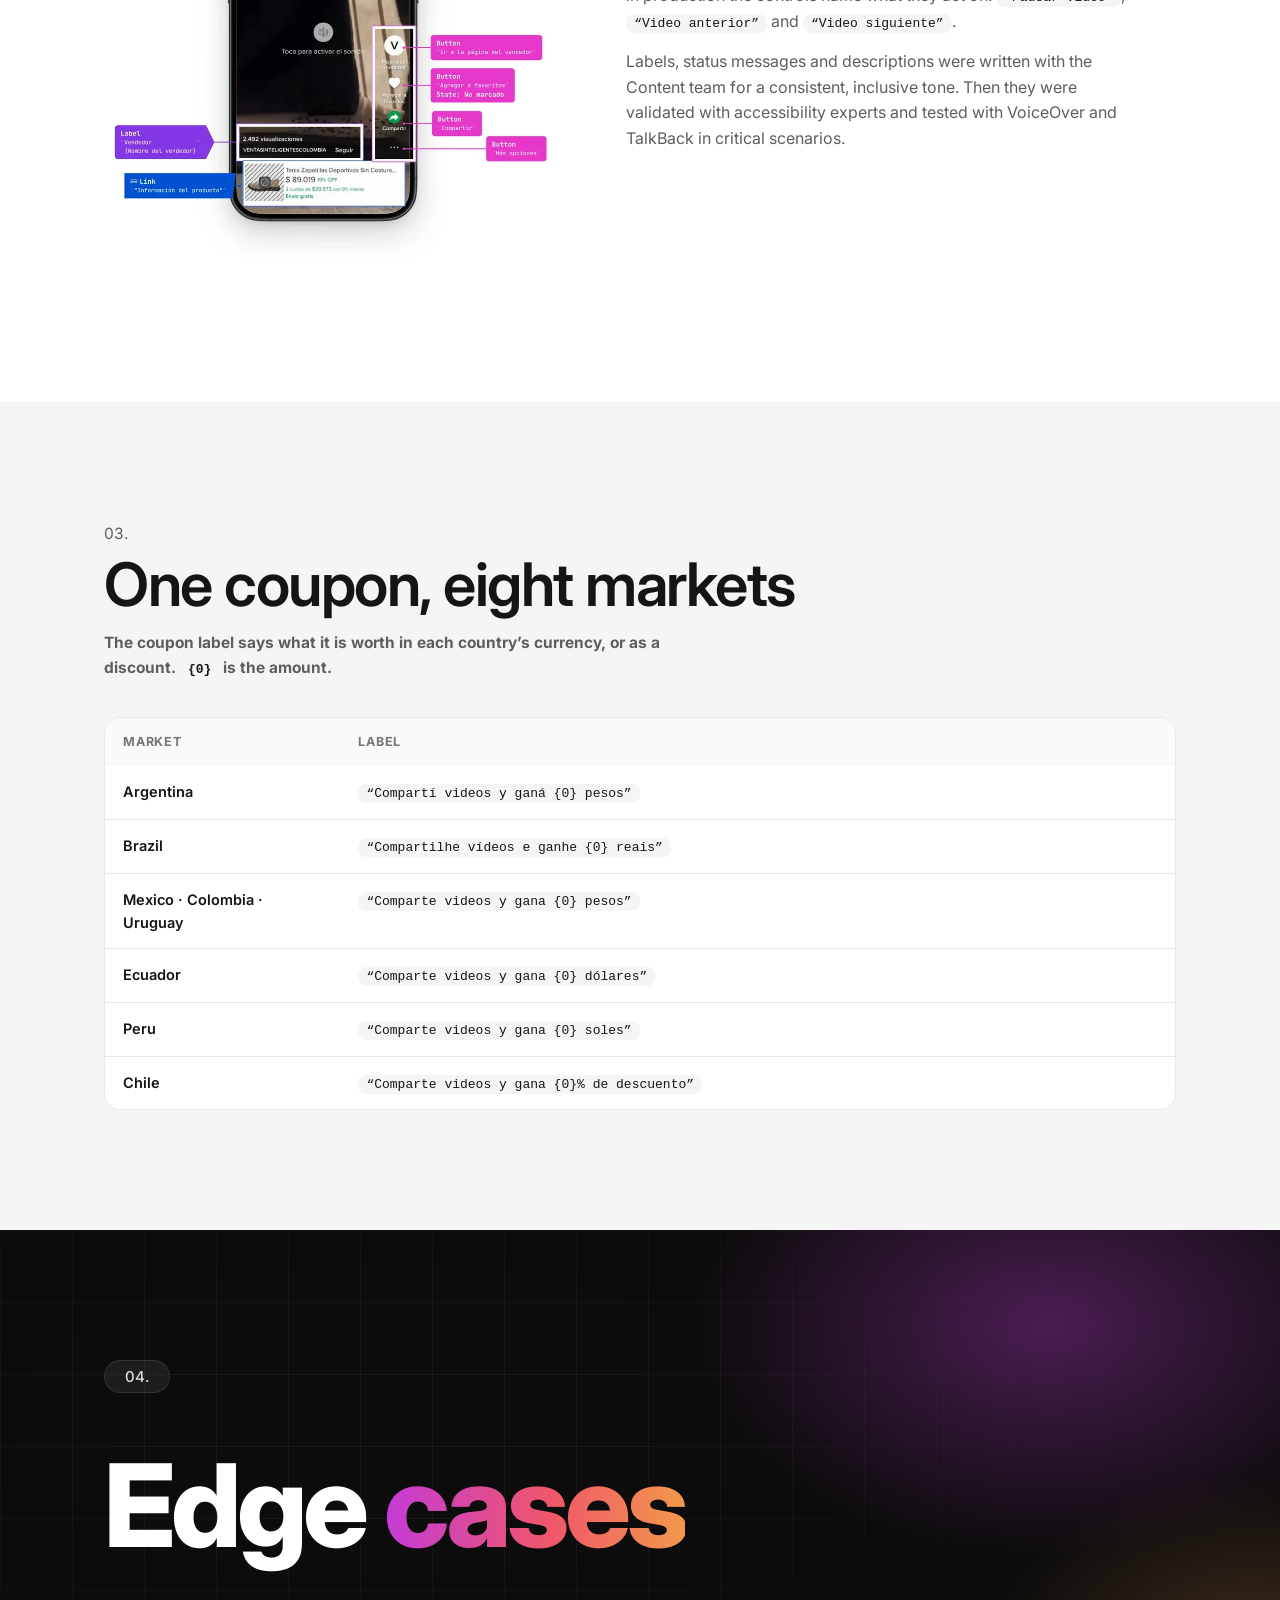
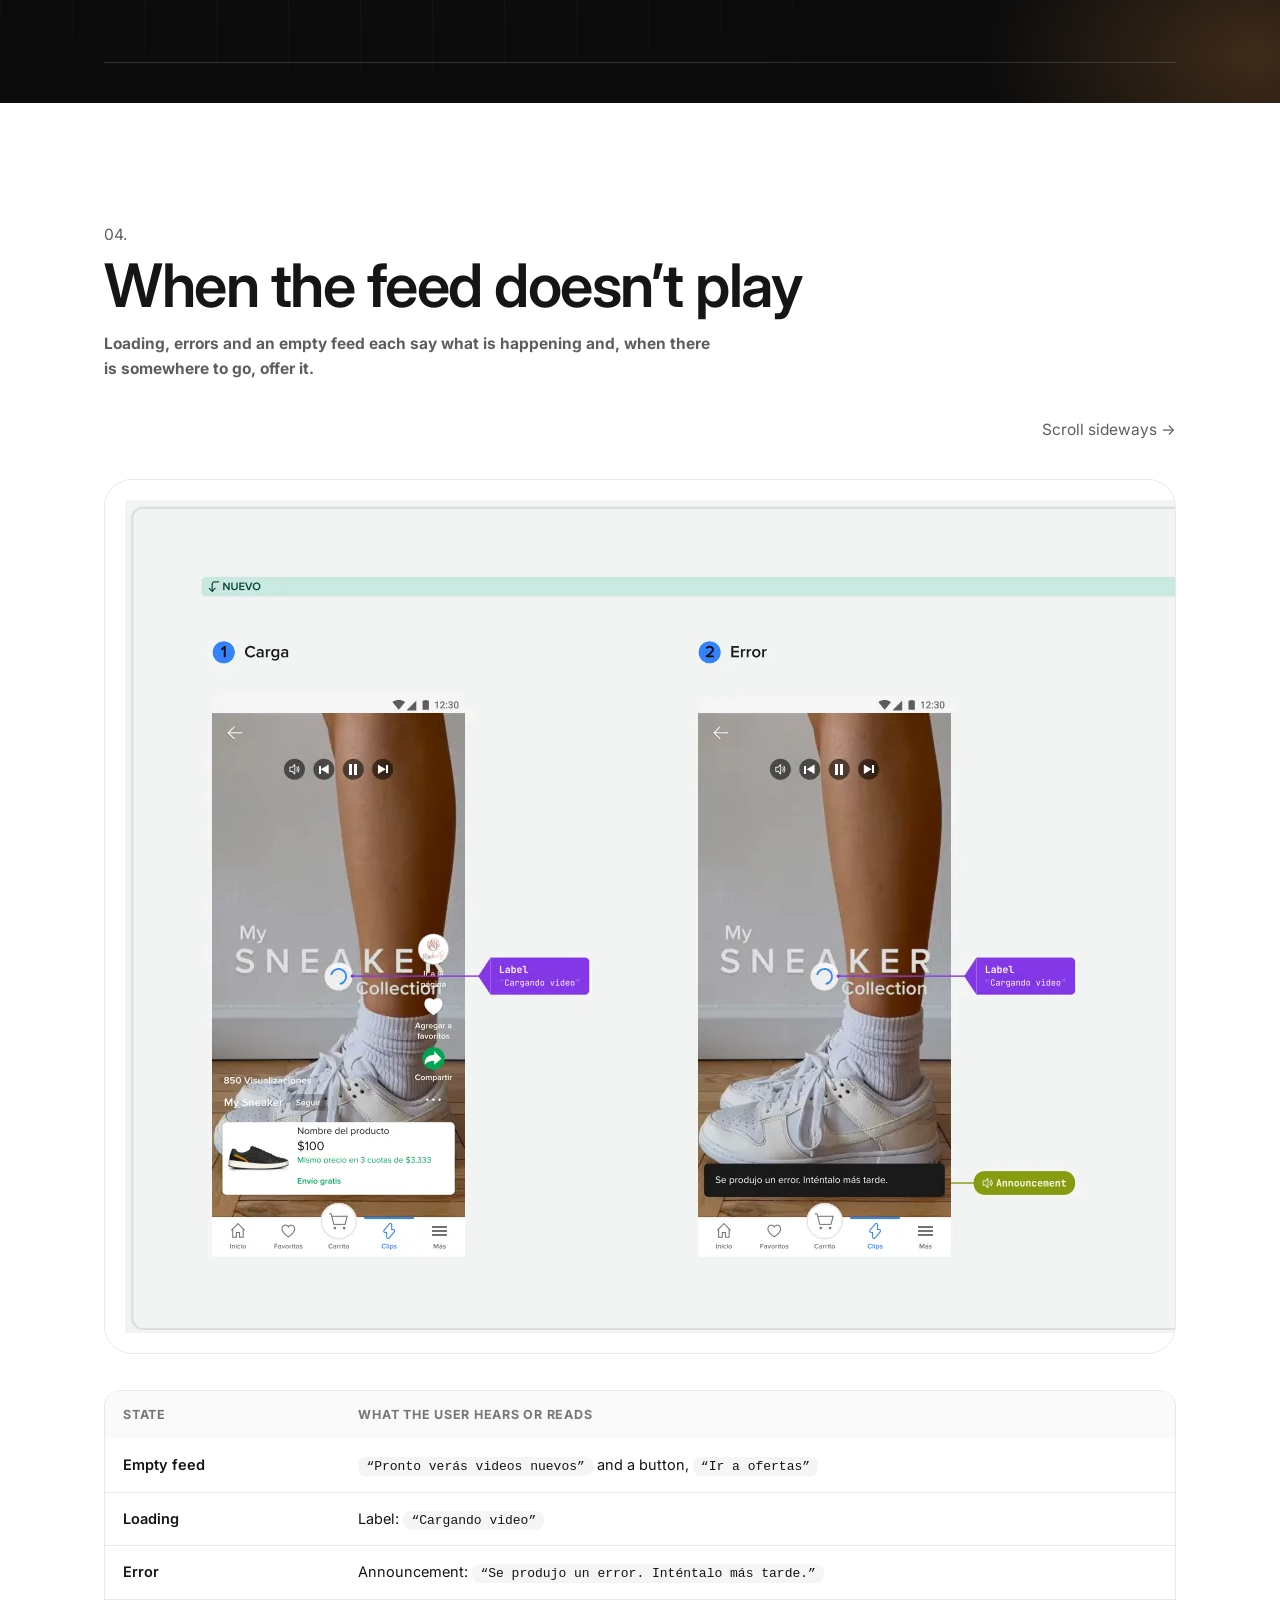
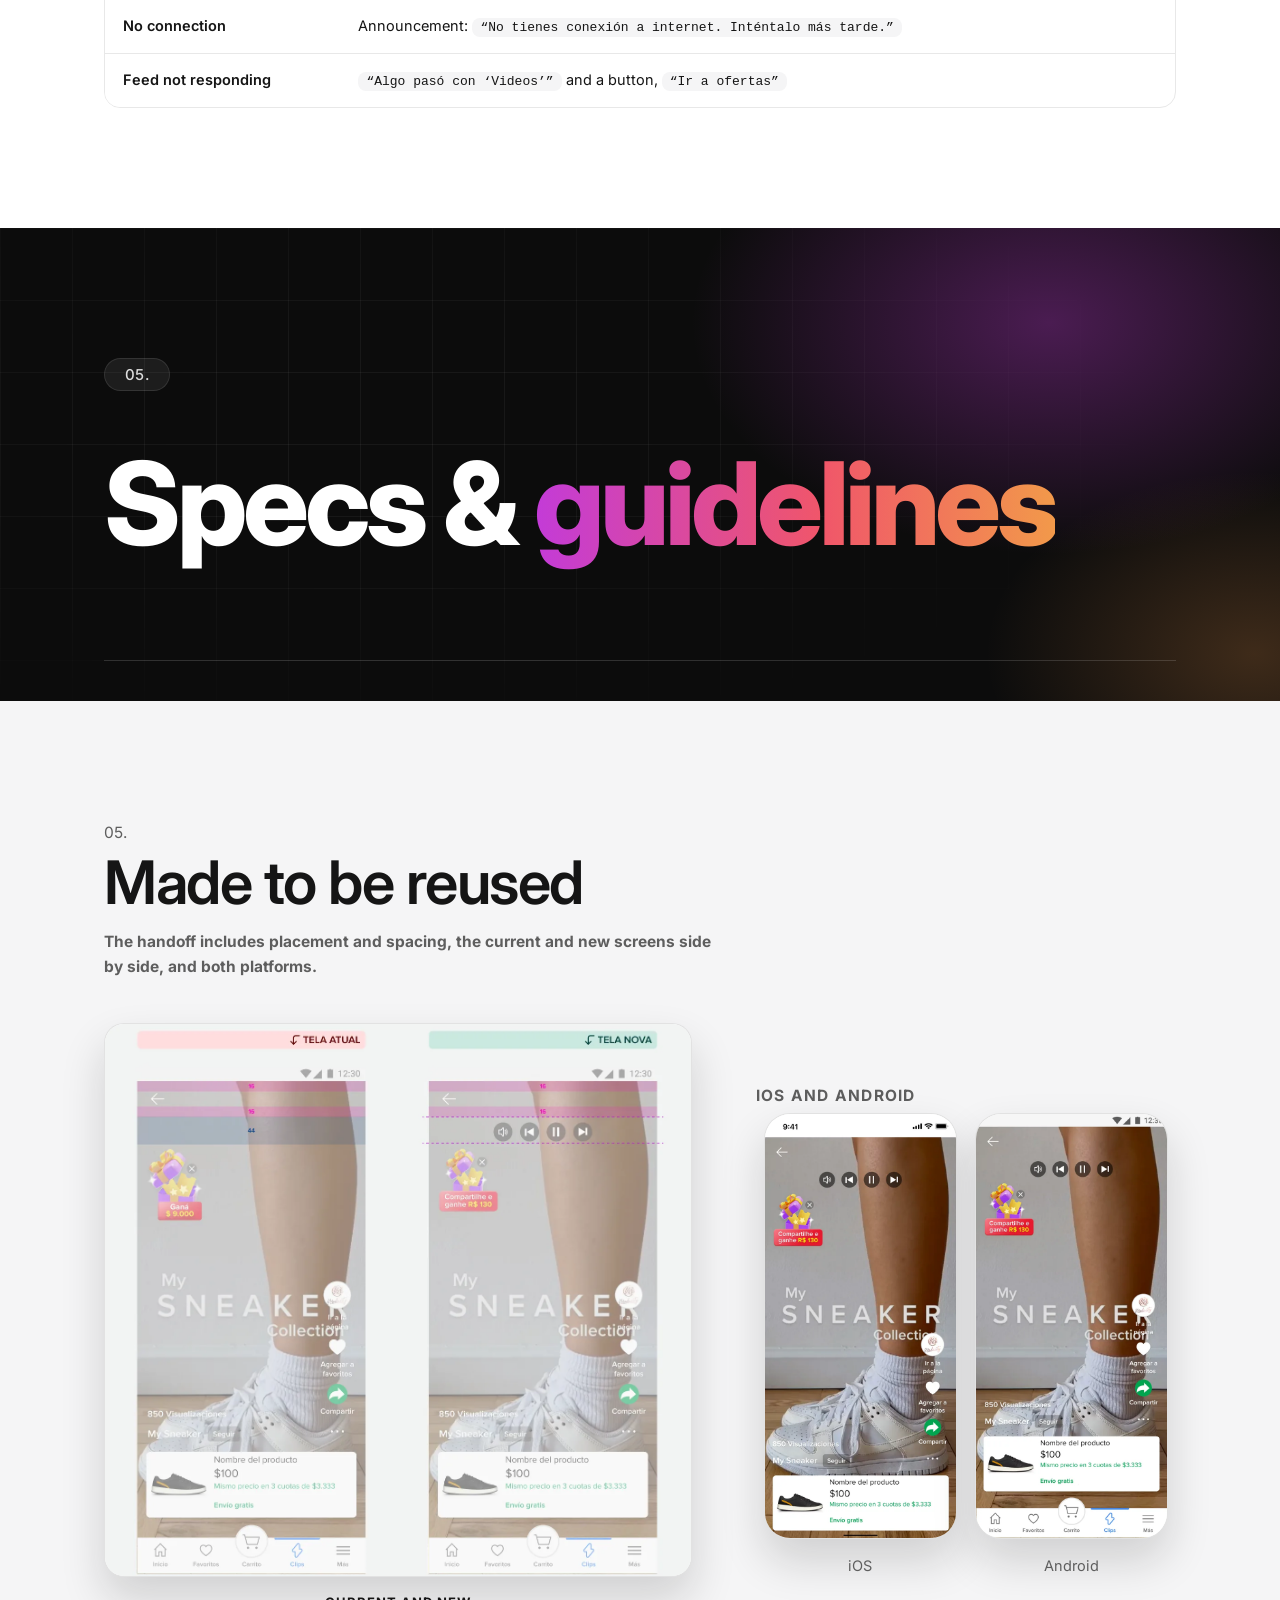
<file: case-study/accessibility.html>
<!doctype html>
<html lang="en">
<head>
  <meta charset="utf-8">
  <meta name="viewport" content="width=device-width, initial-scale=1">
  <script>try{var l=(/[?&]lang=(en|es)\b/.exec(location.search)||[])[1]||localStorage.getItem('mpl-lang');if(l==='es'){document.documentElement.classList.add('i18n-pending');setTimeout(function(){document.documentElement.classList.remove('i18n-pending')},2500)}}catch(e){}</script>
  <title>Accessible video feed · María Paula León</title>
  <meta name="description" content="Case study: making a social video feed work with VoiceOver and TalkBack. A control bar, reading order, labels and states, edge cases and guidelines for iOS and Android.">
  <link rel="icon" href="../favicon.svg" type="image/svg+xml">
  <link rel="icon" href="../favicon-32.png" type="image/png" sizes="32x32">
  <link rel="apple-touch-icon" href="../apple-touch-icon.png">
  <meta name="theme-color" content="#ffffff">
  <meta name="robots" content="index,follow,max-image-preview:large">
  <link rel="canonical" href="https://marialeonl.github.io/guided-camera-reviews/case-study/accessibility.html">
  <meta property="og:type" content="website">
  <meta property="og:site_name" content="María Paula León">
  <meta property="og:title" content="Accessible video feed · María Paula León">
  <meta property="og:description" content="Case study: making a social video feed work with VoiceOver and TalkBack. A control bar, reading order, labels and states, edge cases and guidelines for iOS and Android.">
  <meta property="og:url" content="https://marialeonl.github.io/guided-camera-reviews/case-study/accessibility.html">
  <meta property="og:image" content="https://marialeonl.github.io/guided-camera-reviews/case-study/img/og-accessibility.jpg">
  <meta property="og:image:width" content="1200">
  <meta property="og:image:height" content="630">
  <meta property="og:image:alt" content="Accessible video feed: a video screen before and after, with a control bar for VoiceOver and TalkBack">
  <meta property="og:locale" content="en_US">
  <meta property="og:locale:alternate" content="es_ES">
  <meta name="twitter:card" content="summary_large_image">
  <meta name="twitter:title" content="Accessible video feed · María Paula León">
  <meta name="twitter:description" content="Case study: making a social video feed work with VoiceOver and TalkBack. A control bar, reading order, labels and states, edge cases and guidelines for iOS and Android.">
  <meta name="twitter:image" content="https://marialeonl.github.io/guided-camera-reviews/case-study/img/og-accessibility.jpg">
  <meta name="twitter:image:alt" content="Accessible video feed: a video screen before and after, with a control bar for VoiceOver and TalkBack">
  <link rel="preconnect" href="https://fonts.googleapis.com">
  <link rel="preconnect" href="https://fonts.gstatic.com" crossorigin>
  <link href="https://fonts.googleapis.com/css2?family=Inter:wght@300;400;500;600;700;800&display=swap" rel="stylesheet">
  <link rel="stylesheet" href="tokens.css">
  <link rel="stylesheet" href="styles.css?v=185">
  <link rel="stylesheet" href="header.css">
  <link rel="stylesheet" href="a11y.css?v=4">
</head>
<body>

<a class="skip" href="#main">Skip to content</a>

<script src="header.js?v=7"></script>

<main id="main">

<!-- 1 · HERO -->
<section class="hero" aria-labelledby="a1-h1">
  <div class="hero-layers" aria-hidden="true"><div class="hl hl-bg"></div></div>
  <div class="a1-hero-phones" aria-hidden="true">
    <img class="p1" src="img/a11y/frame-before.webp?v=2" alt="" width="540" height="938" decoding="async">
    <img class="p2" src="img/a11y/frame-after.webp?v=2" alt="" width="540" height="938" decoding="async">
  </div>
  <div class="wrap">
    <p class="eyebrow">Case study 02 · Accessibility</p>
    <h1 id="a1-h1">Accessible <span class="grad-text">video feed</span></h1>
    <span class="pill">UX Designer</span>
    <a class="pbtn" href="#a1-spec">See the specs<i aria-hidden="true">↓</i></a>
  </div>
  <p class="hero-foot">Accessibility · Native mobile · iOS &amp; Android · VoiceOver &amp; TalkBack</p>
</section>

<!-- 2 · SUMMARY -->
<section class="slide" aria-label="Summary">
  <div class="wrap summary">
    <div>
      <h3>Mission</h3>
      <p>Make the video feed work with a screen reader, and document it so other teams can reuse the model.</p>

      <h3>What I designed</h3>
      <ul>
        <li>A control bar for VoiceOver and TalkBack, fixed in place while the feed scrolls</li>
        <li>The reading order, labels, roles and states of every element on the video screen</li>
        <li>Announcements and edge cases: empty feed, loading, errors and no connection</li>
        <li>Specs and guidelines for iOS and Android, so the pattern can be reused</li>
        <li>Labels, status messages and descriptions, written with the Content team</li>
      </ul>

      <h3>Results</h3>
      <ul>
        <li>An accessible, scalable model for the video feed</li>
        <li>Validated with accessibility experts, and tested with VoiceOver and TalkBack</li>
      </ul>
    </div>
    <dl class="facts">
      <dt>Role</dt><dd>UX Designer</dd>
      <dt>Platform</dt><dd>Native app · iOS &amp; Android</dd>
      <dt>Assistive tech</dt><dd>VoiceOver · TalkBack</dd>
      <dt>Deliverables</dt><dd>Flowchart, use cases, accessibility spec, guidelines</dd>
      <dt>Skills</dt>
      <dd class="tags">
        <span class="tag">Accessibility</span><span class="tag">Interaction design</span><span class="tag">Specs &amp; handoff</span><span class="tag">Design systems</span>
      </dd>
    </dl>
  </div>
</section>

<!-- 3 · STARTING POINT -->
<section class="chapter" aria-labelledby="a1-ch1">
  <div class="wrap">
    <p class="num">01.</p>
    <h2 id="a1-ch1">The starting point</h2>
    <div class="rule-wrap"><div class="rule"></div></div>
  </div>
</section>

<section class="slide" aria-labelledby="a1-start">
  <div class="wrap">
    <p class="kicker">01.</p>
    <h2 class="title" id="a1-start">One tap target, and little else</h2>
    <p class="lede">A warning arrived about accessibility failures in the video feed. With VoiceOver or TalkBack, people got trapped in a video and couldn’t move on. There were no controls to pause, mute or skip a video: only a “Botón de pausa” target on the centre of the video.</p>

    <div class="a1-ba">
      <figure>
        <img class="a1-shot" src="img/a11y/before.webp?v=2" width="560" height="996" alt="The video screen before: the video, the sound prompt and the buttons on the right, with no playback controls" loading="lazy">
        <figcaption class="a1-cap"><b>Before</b>Nothing to navigate the feed with.</figcaption>
      </figure>
      <figure>
        <img class="a1-shot" src="img/a11y/after.webp?v=2" width="560" height="996" alt="The video screen after: a bar with sound, previous, pause and next buttons appears at the top" loading="lazy">
        <figcaption class="a1-cap"><b>After</b>A control bar appears when a screen reader is on.</figcaption>
      </figure>
    </div>

    <ol class="a1-ab">
      <li><span class="k" aria-hidden="true">A</span><p><strong>Controls.</strong> With VoiceOver or TalkBack on, controls appear to navigate the feed.</p></li>
      <li><span class="k" aria-hidden="true">B</span><p><strong>Reading.</strong> Reworded labels and a defined reading order for every element.</p></li>
    </ol>

    <div class="a1-table-wrap">
      <table>
        <caption class="a1-sr">What the screen reader said before, and what it says now</caption>
        <thead><tr><th scope="col">Element</th><th scope="col">Before</th><th scope="col">Now</th></tr></thead>
        <tbody>
          <tr><th scope="row">Pause</th><td class="old"><code lang="es">“Botón de pausa”</code> (centre of the video)</td><td>Controls: <code lang="es">“Pausar video”</code> and <code lang="es">“Reproducir video”</code></td></tr>
          <tr><th scope="row">Open the coupon</th><td class="old"><code lang="es">“Abrir modal cupón descuentos videos”</code></td><td><code lang="es">“Comparte videos y gana $9.000”</code>, written for each market</td></tr>
          <tr><th scope="row">Close the coupon</th><td class="old"><code lang="es">“Cerrar modal cupón descuentos clips”</code></td><td><code lang="es">“Cerrar”</code></td></tr>
          <tr><th scope="row">Views and seller</th><td class="old">Two separate buttons: views and seller name</td><td>A label, <code lang="es">“Vendedor {nombre}”</code>, and a Follow button with its own state</td></tr>
          <tr><th scope="row">More options</th><td class="old"><code lang="es">“Menú desplegable diálogo”</code></td><td><code lang="es">“Más opciones”</code></td></tr>
          <tr><th scope="row">Product card</th><td class="old">Link named after the product</td><td>Link: <code lang="es">“Información del producto”</code></td></tr>
        </tbody>
      </table>
    </div>
    <p class="a1-note">Labels are shown in Spanish, as the screen reader reads them in Latin America.</p>
  </div>
</section>

<section class="slide grey" aria-labelledby="a1-hard">
  <div class="wrap">
    <p class="kicker">01.</p>
    <h2 class="title" id="a1-hard">What made it hard</h2>
    <ul class="a1-dec">
      <li><span class="n" aria-hidden="true">1</span><h3>Key problems</h3><p>Missing or wrong labels, an inconsistent reading order and badly designed focus.</p></li>
      <li><span class="n" aria-hidden="true">2</span><h3>Limitations</h3><p>Little time, a small team and little experience with video accessibility.</p></li>
      <li><span class="n" aria-hidden="true">3</span><h3>What we had to learn</h3><p>Video accessibility, fast, while delivering a scalable solution consistent with the design system.</p></li>
    </ul>
  </div>
</section>

<!-- 4 · HOW IT WORKS -->
<section class="chapter" aria-labelledby="a1-ch2">
  <div class="wrap">
    <p class="num">02.</p>
    <h2 id="a1-ch2">How it works</h2>
    <div class="rule-wrap"><div class="rule"></div></div>
  </div>
</section>

<section class="slide grey" aria-labelledby="a1-flow">
  <div class="wrap">
    <p class="kicker">02.</p>
    <h2 class="title" id="a1-flow">The flow</h2>
    <p class="lede">The video starts muted. One tap turns the sound on, and the controls stay put as the feed moves.</p>

    <ol class="a1-flow">
      <li data-then="On tap">
        <figure>
          <span class="step">Sound off</span>
          <img class="a1-shot" src="img/a11y/flow-1.webp?v=2" width="560" height="1244" alt="First video, muted, with the prompt “Toca para activar el sonido” and the control bar at the top" loading="lazy">
        </figure>
      </li>
      <li data-then="Scroll">
        <figure>
          <span class="step">Sound on</span>
          <img class="a1-shot" src="img/a11y/flow-2.webp?v=2" width="560" height="1244" alt="The same video with the prompt gone and the sound on" loading="lazy">
        </figure>
      </li>
      <li data-then="">
        <figure>
          <span class="step">Scrolling</span>
          <img class="a1-shot" src="img/a11y/flow-3.webp?v=2" width="560" height="1244" alt="Halfway between two videos, with the control bar still at the top" loading="lazy">
        </figure>
      </li>
      <li data-then="">
        <figure>
          <span class="step">Next video</span>
          <img class="a1-shot" src="img/a11y/flow-4.webp?v=2" width="560" height="1244" alt="The next video, with the control bar in the same place" loading="lazy">
        </figure>
      </li>
    </ol>
    <p class="a1-flow-note">The navigation controls don’t move when the video scrolls.</p>
  </div>
</section>

<section class="slide" aria-labelledby="a1-dec">
  <div class="wrap">
    <p class="kicker">02.</p>
    <h2 class="title" id="a1-dec">Decisions behind it</h2>
    <ul class="a1-dec">
      <li><span class="n" aria-hidden="true">1</span><h3>Controls only when a screen reader is on</h3><p>The bar appears with VoiceOver or TalkBack, and replaces the old centre tap.</p></li>
      <li><span class="n" aria-hidden="true">2</span><h3>Sound stays in the user’s hands</h3><p>The first video starts muted. A sound button lets people turn audio on or off so the video never talks over the screen reader’s voice.</p></li>
      <li><span class="n" aria-hidden="true">3</span><h3>Always in the same place</h3><p>The bar doesn’t move when the video scrolls, so the controls are where the user left them.</p></li>
      <li><span class="n" aria-hidden="true">4</span><h3>Play wins over sound</h3><p>If someone pauses the first video before turning the sound on, play takes priority and the sound control hides. Coming back restores the previous state.</p></li>
      <li><span class="n" aria-hidden="true">5</span><h3>No dead ends</h3><p>On the first video there is nothing behind it, so the previous button shows as disabled.</p></li>
      <li><span class="n" aria-hidden="true">6</span><h3>A safe way out</h3><p>The player always has a safe exit, so nobody gets trapped in a video again.</p></li>
    </ul>
  </div>
</section>

<section class="slide grey" aria-labelledby="a1-uc">
  <div class="wrap">
    <p class="kicker">02.</p>
    <h2 class="title" id="a1-uc">Use cases</h2>
    <p class="lede">Each behaviour, one screen at a time.</p>

    <div class="a1-uc-grid">
      <article class="a1-uc">
        <h3>First video</h3>
        <div class="a1-uc-shots one"><figure><img class="a1-shot" src="img/a11y/use-first.webp?v=2" width="560" height="1038" alt="First video with markers A on the sound button and B on the previous button" loading="lazy"></figure></div>
        <ul>
          <li><strong>A.</strong> It plays without sound. A tap turns the sound on.</li>
          <li><strong>B.</strong> With no video behind it, the previous button appears disabled.</li>
        </ul>
      </article>

      <article class="a1-uc">
        <h3>Sound on and off</h3>
        <div class="a1-uc-shots">
          <figure><img class="a1-shot" src="img/a11y/use-sound-on.webp?v=2" width="560" height="1038" alt="Sound on: the sound button shows its on icon" loading="lazy"><figcaption class="a1-cap">Sound on · a tap mutes</figcaption></figure>
          <figure><img class="a1-shot" src="img/a11y/use-sound-off.webp?v=2" width="560" height="1038" alt="Sound off: the sound button shows its muted icon" loading="lazy"><figcaption class="a1-cap">Muted · a tap turns it on</figcaption></figure>
        </div>
        <p>A tap switches the sound, so people can keep the video from talking over their screen reader.</p>
      </article>

      <article class="a1-uc">
        <h3>Play and pause</h3>
        <div class="a1-uc-shots">
          <figure><img class="a1-shot" src="img/a11y/use-pause.webp?v=2" width="560" height="1244" alt="The video playing, with the pause button in the bar" loading="lazy"><figcaption class="a1-cap">Playing</figcaption></figure>
          <figure><img class="a1-shot" src="img/a11y/use-play.webp?v=2" width="560" height="1244" alt="The video paused, with the play button in the bar and a large play icon over it" loading="lazy"><figcaption class="a1-cap">Paused</figcaption></figure>
        </div>
        <p>A tap pauses the video, and the button changes to play.</p>
      </article>

      <article class="a1-uc">
        <h3>Coupon</h3>
        <div class="a1-uc-shots one"><figure><img class="a1-shot" src="img/a11y/use-coupon.webp?v=2" width="560" height="1244" alt="Video with the coupon badge on the left under the control bar" loading="lazy"></figure></div>
        <p>The coupon has two nested actions: open its modal, or close the widget.</p>
      </article>

      <article class="a1-uc wide">
        <h3>If the sound was never turned on</h3>
        <div class="a1-uc-shots one"><figure><img class="a1-shot" src="img/a11y/use-nosound.webp?v=2" width="1100" height="871" alt="Two screens side by side: the first video muted and playing, then the same video paused, with the sound prompt hidden" loading="lazy" style="box-shadow:none;border:0;background:transparent"></figure></div>
        <p>On the first video, if the user pauses without having turned the sound on, play takes priority and the sound prompt hides. When they come back, the previous state returns.</p>
      </article>
    </div>
  </div>
</section>

<!-- 5 · SPEC -->
<section class="chapter" aria-labelledby="a1-ch3">
  <div class="wrap">
    <p class="num">03.</p>
    <h2 id="a1-ch3">Accessibility spec</h2>
    <div class="rule-wrap"><div class="rule"></div></div>
  </div>
</section>

<section class="slide" id="a1-spec" aria-labelledby="a1-order">
  <div class="wrap">
    <p class="kicker">03.</p>
    <h2 class="title" id="a1-order">Reading order and labels</h2>
    <p class="lede a1-lead">The reading order goes video, controls, description, product card. Every element has a role, a label and, when it changes, a state. Hover a row to find it on the screen.</p>

    <div class="a1-annot">
      <div class="a1-screen" id="a1-screen">
        <img class="a1-shot" src="img/a11y/use-coupon.webp?v=2" width="560" height="1244" alt="The new video screen with eight numbered markers, matching the list next to it" loading="lazy">
        <span class="a1-pin" data-k="1" style="left:93%;top:10.5%" aria-hidden="true">1</span>
        <span class="a1-pin" data-k="2" style="left:9%;top:9.5%" aria-hidden="true">2</span>
        <span class="a1-pin" data-k="3" style="left:85%;top:16.2%" aria-hidden="true">3</span>
        <span class="a1-pin" data-k="4" style="left:35%;top:25%" aria-hidden="true">4</span>
        <span class="a1-pin" data-k="5" style="left:47%;top:76.2%" aria-hidden="true">5</span>
        <span class="a1-pin" data-k="6" style="left:49%;top:82.2%" aria-hidden="true">6</span>
        <span class="a1-pin" data-k="7" style="left:92%;top:87%" aria-hidden="true">7</span>
        <span class="a1-pin" data-k="8" style="left:75%;top:55%" aria-hidden="true">8</span>
      </div>

      <ol class="a1-legend" id="a1-legend">
        <li data-k="1"><span class="k" aria-hidden="true">1</span><div><h3>Video <span class="role">Label</span></h3><p><code class="a1-label" lang="es">“Video de {nombre del producto}”</code></p></div></li>
        <li data-k="2"><span class="k" aria-hidden="true">2</span><div><h3>Back <span class="role">Button</span></h3><p><code class="a1-label" lang="es">“Volver”</code></p></div></li>
        <li data-k="3"><span class="k" aria-hidden="true">3</span><div><h3>Video controls <span class="role">Group</span></h3><p><code class="a1-label" lang="es">“Controles del video”</code>, with four buttons:</p><p><code class="a1-label" lang="es">“Silenciar”</code> / <code class="a1-label" lang="es">“Activar sonido”</code> · <code class="a1-label" lang="es">“Video anterior”</code> (disabled on the first video) · <code class="a1-label" lang="es">“Pausar video”</code> / <code class="a1-label" lang="es">“Reproducir video”</code> · <code class="a1-label" lang="es">“Video siguiente”</code></p></div></li>
        <li data-k="4"><span class="k" aria-hidden="true">4</span><div><h3>Coupon <span class="role">Button</span></h3><p><code class="a1-label" lang="es">“Comparte videos y gana $9.000”</code>, worded for each market (see below)</p></div></li>
        <li data-k="5"><span class="k" aria-hidden="true">5</span><div><h3>Seller <span class="role">Label</span></h3><p><code class="a1-label" lang="es">“Vendedor {nombre del vendedor}”</code></p></div></li>
        <li data-k="6"><span class="k" aria-hidden="true">6</span><div><h3>Follow <span class="role">Button</span></h3><p><code class="a1-label" lang="es">“Seguir”</code>, with selected and not-selected states. It announces <code class="a1-label" lang="es">“Seguiste a {vendedor}”</code></p></div></li>
        <li data-k="7"><span class="k" aria-hidden="true">7</span><div><h3>Product card <span class="role">Link</span></h3><p><code class="a1-label" lang="es">“Información del producto”</code></p></div></li>
        <li data-k="8"><span class="k" aria-hidden="true">8</span><div><h3>Side actions <span class="role">Buttons</span></h3><p><code class="a1-label" lang="es">“Ir a la página del vendedor”</code> · <code class="a1-label" lang="es">“Agregar a favoritos”</code> (marked and not marked; the marked state reads <code class="a1-label" lang="es">“Quitar de favoritos”</code>) · <code class="a1-label" lang="es">“Compartir”</code> · <code class="a1-label" lang="es">“Más opciones”</code></p></div></li>
      </ol>
    </div>

    <div class="a1-shipped">
      <figure>
        <img src="img/a11y/shipped.webp?v=3" width="900" height="970" alt="The shipped video feed with its labels marked: Volver, Silenciar, Video anterior, Pausar video, Video siguiente, the seller, the side actions and the product link" loading="lazy">
      </figure>
      <div>
        <p class="a1-mini">In the app</p>
        <h3>The shipped feed</h3>
        <p>In production the controls name what they act on: <code class="a1-label" lang="es">“Pausar video”</code>, <code class="a1-label" lang="es">“Video anterior”</code> and <code class="a1-label" lang="es">“Video siguiente”</code>.</p>
        <p>Labels, status messages and descriptions were written with the Content team for a consistent, inclusive tone. Then they were validated with accessibility experts and tested with VoiceOver and TalkBack in critical scenarios.</p>
      </div>
    </div>
  </div>
</section>

<section class="slide grey" aria-labelledby="a1-markets">
  <div class="wrap">
    <p class="kicker">03.</p>
    <h2 class="title" id="a1-markets">One coupon, eight markets</h2>
    <p class="lede a1-lead">The coupon label says what it is worth in each country’s currency, or as a discount. <code class="a1-label">{0}</code> is the amount.</p>
    <div class="a1-table-wrap">
      <table>
        <thead><tr><th scope="col">Market</th><th scope="col">Label</th></tr></thead>
        <tbody>
          <tr><th scope="row">Argentina</th><td><code lang="es">“Compartí videos y ganá {0} pesos”</code></td></tr>
          <tr><th scope="row">Brazil</th><td><code lang="pt">“Compartilhe vídeos e ganhe {0} reais”</code></td></tr>
          <tr><th scope="row">Mexico · Colombia · Uruguay</th><td><code lang="es">“Comparte videos y gana {0} pesos”</code></td></tr>
          <tr><th scope="row">Ecuador</th><td><code lang="es">“Comparte videos y gana {0} dólares”</code></td></tr>
          <tr><th scope="row">Peru</th><td><code lang="es">“Comparte videos y gana {0} soles”</code></td></tr>
          <tr><th scope="row">Chile</th><td><code lang="es">“Comparte videos y gana {0}% de descuento”</code></td></tr>
        </tbody>
      </table>
    </div>
  </div>
</section>

<!-- 6 · EDGE CASES -->
<section class="chapter" aria-labelledby="a1-ch4">
  <div class="wrap">
    <p class="num">04.</p>
    <h2 id="a1-ch4">Edge cases</h2>
    <div class="rule-wrap"><div class="rule"></div></div>
  </div>
</section>

<section class="slide" aria-labelledby="a1-edge">
  <div class="wrap">
    <p class="kicker">04.</p>
    <h2 class="title" id="a1-edge">When the feed doesn’t play</h2>
    <p class="lede a1-lead">Loading, errors and an empty feed each say what is happening and, when there is somewhere to go, offer it.</p>

    <p class="scroll-hint">Scroll sideways →</p>
    <div class="a1-scroll" tabindex="0" role="region" aria-label="Edge case screens: loading, error, connection error and feed not responding">
      <img src="img/a11y/edge-four.webp?v=2" width="1988" height="833" alt="Four Android screens: loading, an error message, a connection error with no image, and the feed not responding" loading="lazy">
    </div>

    <div class="a1-table-wrap">
      <table>
        <thead><tr><th scope="col">State</th><th scope="col">What the user hears or reads</th></tr></thead>
        <tbody>
          <tr><th scope="row">Empty feed</th><td><code lang="es">“Pronto verás videos nuevos”</code> and a button, <code lang="es">“Ir a ofertas”</code></td></tr>
          <tr><th scope="row">Loading</th><td>Label: <code lang="es">“Cargando video”</code></td></tr>
          <tr><th scope="row">Error</th><td>Announcement: <code lang="es">“Se produjo un error. Inténtalo más tarde.”</code></td></tr>
          <tr><th scope="row">No connection</th><td>Announcement: <code lang="es">“No tienes conexión a internet. Inténtalo más tarde.”</code></td></tr>
          <tr><th scope="row">Feed not responding</th><td><code lang="es">“Algo pasó con ‘Videos’”</code> and a button, <code lang="es">“Ir a ofertas”</code></td></tr>
        </tbody>
      </table>
    </div>
  </div>
</section>

<!-- 7 · GUIDELINES -->
<section class="chapter" aria-labelledby="a1-ch5">
  <div class="wrap">
    <p class="num">05.</p>
    <h2 id="a1-ch5">Specs &amp; guidelines</h2>
    <div class="rule-wrap"><div class="rule"></div></div>
  </div>
</section>

<section class="slide grey" aria-labelledby="a1-guide">
  <div class="wrap">
    <p class="kicker">05.</p>
    <h2 class="title" id="a1-guide">Made to be reused</h2>
    <p class="lede a1-lead">The handoff includes placement and spacing, the current and new screens side by side, and both platforms.</p>

    <div class="a1-g">
      <figure style="margin:0">
        <img class="a1-shot" style="border-radius:20px" src="img/a11y/g-compare.webp?v=2" width="1295" height="1218" alt="The current screen and the new screen side by side, with the spacing of the control bar marked" loading="lazy">
        <figcaption class="a1-cap"><b>Current and new</b>Where the control bar sits, and how much space it takes.</figcaption>
      </figure>
      <div>
        <p class="a1-mini">iOS and Android</p>
        <div class="a1-g-phones">
          <figure><img class="a1-shot" src="img/a11y/g-ios.webp?v=2" width="560" height="1244" alt="The new screen on iOS" loading="lazy"><figcaption class="a1-cap">iOS</figcaption></figure>
          <figure><img class="a1-shot" src="img/a11y/g-android.webp?v=2" width="560" height="1244" alt="The new screen on Android" loading="lazy"><figcaption class="a1-cap">Android</figcaption></figure>
        </div>
      </div>
    </div>

    <div class="a1-g-icons">
      <div>
        <p class="a1-mini">Components</p>
        <h3 style="font-size:22px;margin:0 0 8px">The control icons</h3>
        <p>Sound on and muted, previous, play, next and pause, each with an enabled and a disabled state.</p>
      </div>
      <img src="img/a11y/g-icons.webp?v=2" width="1100" height="342" alt="The six control icons in two rows: enabled on top, disabled below" loading="lazy">
    </div>
  </div>
</section>

<!-- 8 · OUTCOME -->
<section class="chapter" aria-labelledby="a1-ch6">
  <div class="wrap">
    <p class="num">06.</p>
    <h2 id="a1-ch6">The outcome</h2>
    <div class="rule-wrap"><div class="rule"></div></div>
  </div>
</section>

<section class="slide" aria-labelledby="a1-out">
  <div class="wrap">
    <p class="kicker">06.</p>
    <h2 class="title" id="a1-out">What it achieved</h2>
    <ul class="a1-outcome">
      <li><b>Unblocked</b><p>People using VoiceOver or TalkBack can pause, mute and move through the feed instead of getting trapped in a video.</p></li>
      <li><b>A model</b><p>An accessible, scalable model for the video feed, consistent with the design system and ready to reuse.</p></li>
      <li><b>Validated</b><p>Checked with accessibility experts and tested with VoiceOver and TalkBack.</p></li>
    </ul>
  </div>
</section>

</main>

<footer class="end">
  <div class="end-grid" aria-hidden="true"></div>
  <div class="wrap end-in">
    <h2>Thanks for<br><span class="grad-text">scrolling.</span></h2>
    <a class="next" href="rise.html"><i class="end-arrow" aria-hidden="true">→</i><span>Next case · Rise, a learning tool</span></a>
    <a class="pbtn pbtn-l" href="../index.html#work">All work<i aria-hidden="true">→</i></a>
    <p class="end-sub">Let’s talk about the next one.</p>
  </div>
</footer>

<script>
document.querySelectorAll('.chapter h2').forEach(function(h){var t=h.textContent.trim().split(' ');if(t.length<2)return;var l=t.pop();h.innerHTML=t.join(' ').replace(/&/g,'&amp;')+' <span class="grad-text">'+l+'</span>';});
/* Hover or focus a row of the list: its marker grows on the screen */
(function () {
  var screen = document.getElementById('a1-screen'), legend = document.getElementById('a1-legend');
  if (!screen || !legend) return;
  function mark(k, on) { var p = screen.querySelector('.a1-pin[data-k="' + k + '"]'); if (p) p.classList.toggle('on', on); var li = legend.querySelector('li[data-k="' + k + '"]'); if (li) li.classList.toggle('on', on); }
  [].forEach.call(legend.querySelectorAll('li'), function (li) {
    var k = li.getAttribute('data-k');
    li.addEventListener('mouseenter', function () { mark(k, true); });
    li.addEventListener('mouseleave', function () { mark(k, false); });
  });
})();
</script>
<button type="button" class="to-top" id="to-top"><i aria-hidden="true">↑</i>Back to top</button>
<script src="site.js?v=6"></script>
<script src="../i18n/es-accessibility.js?v=9"></script>
<script src="../i18n/engine.js?v=6"></script>
</body>
</html>
</file>
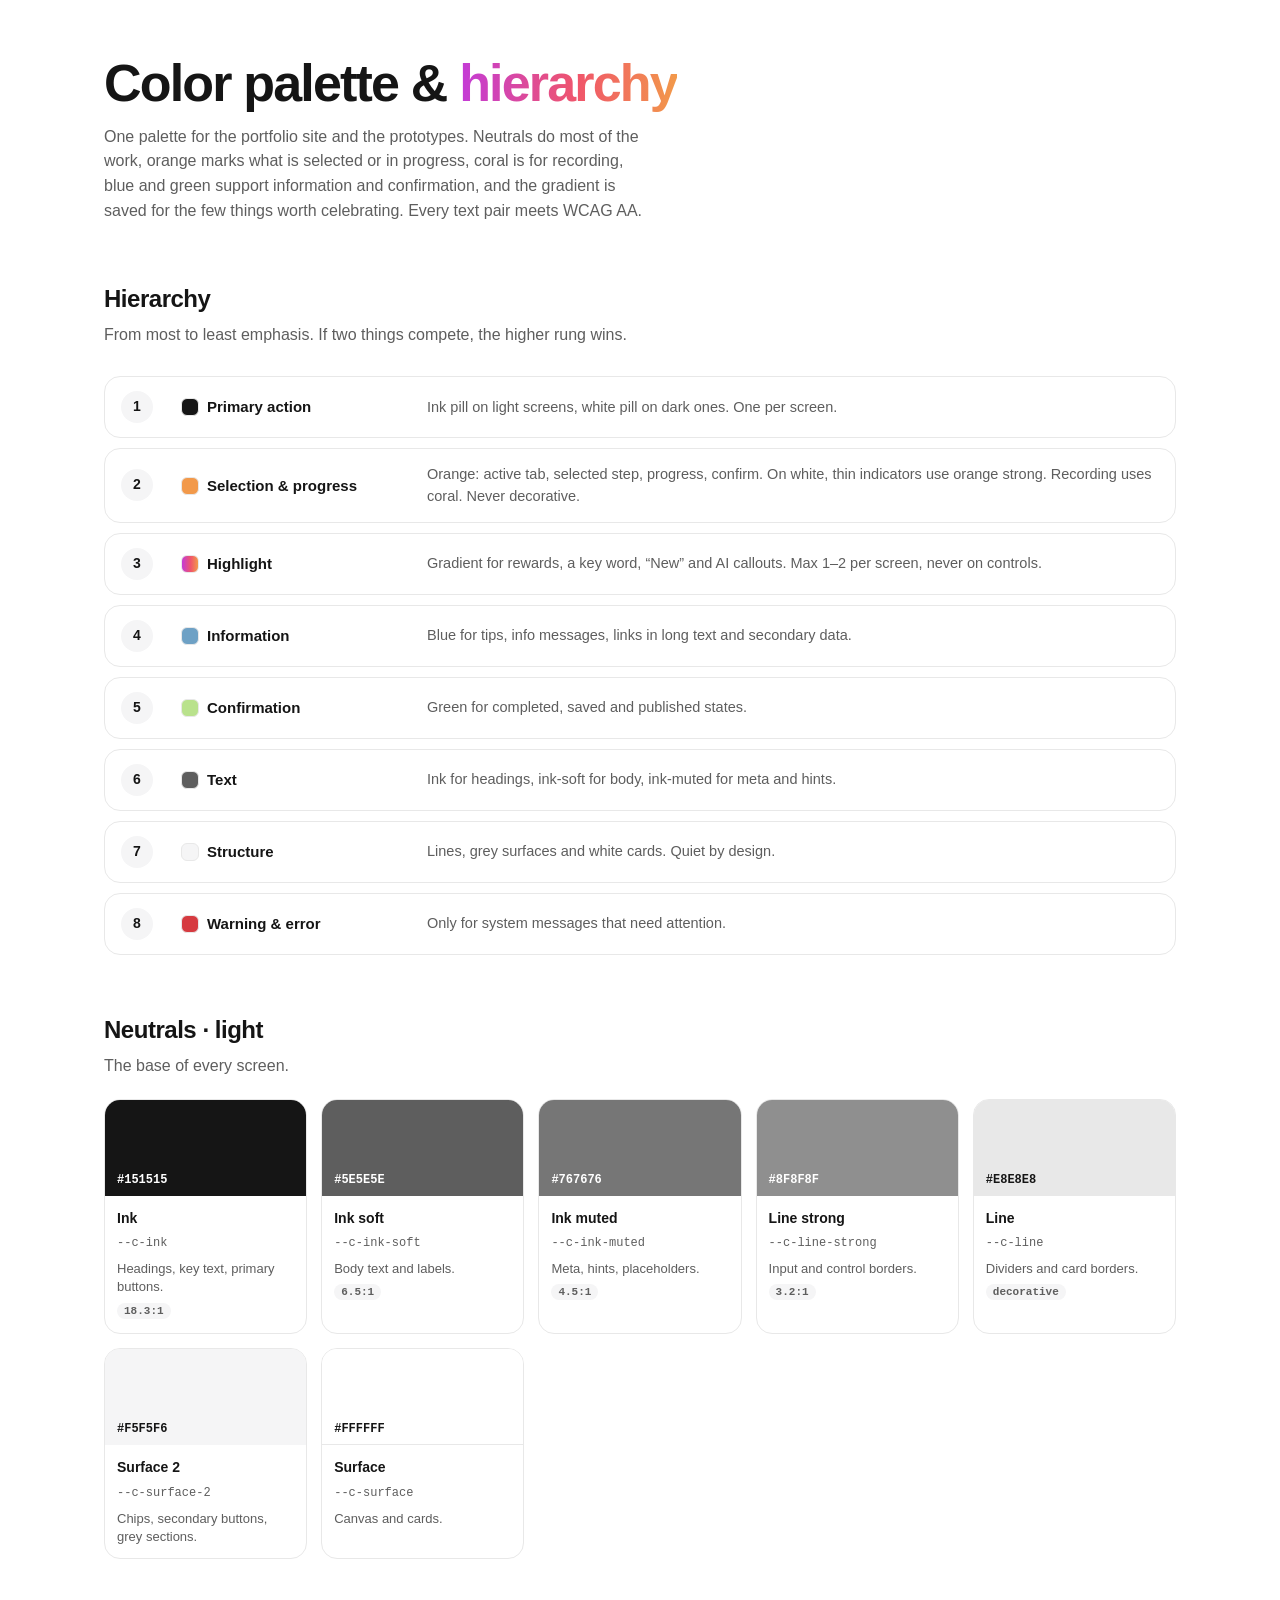
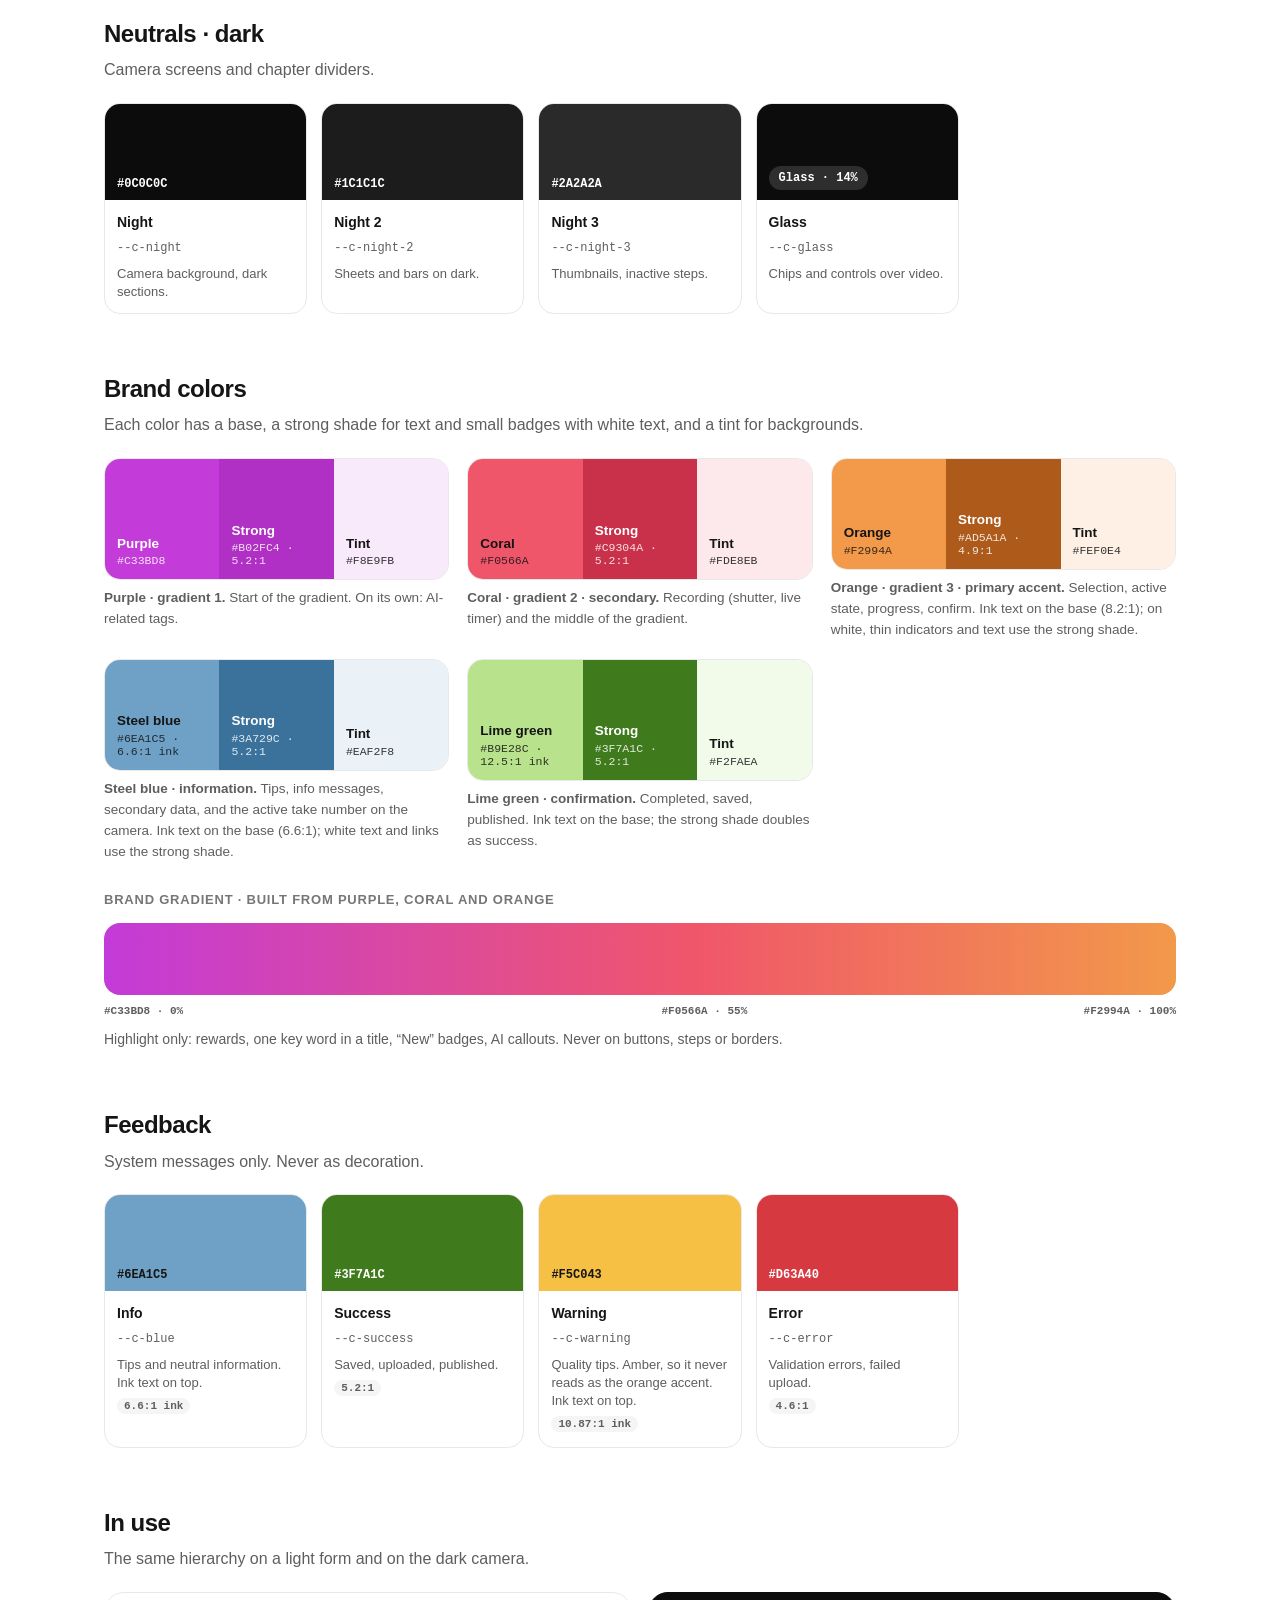
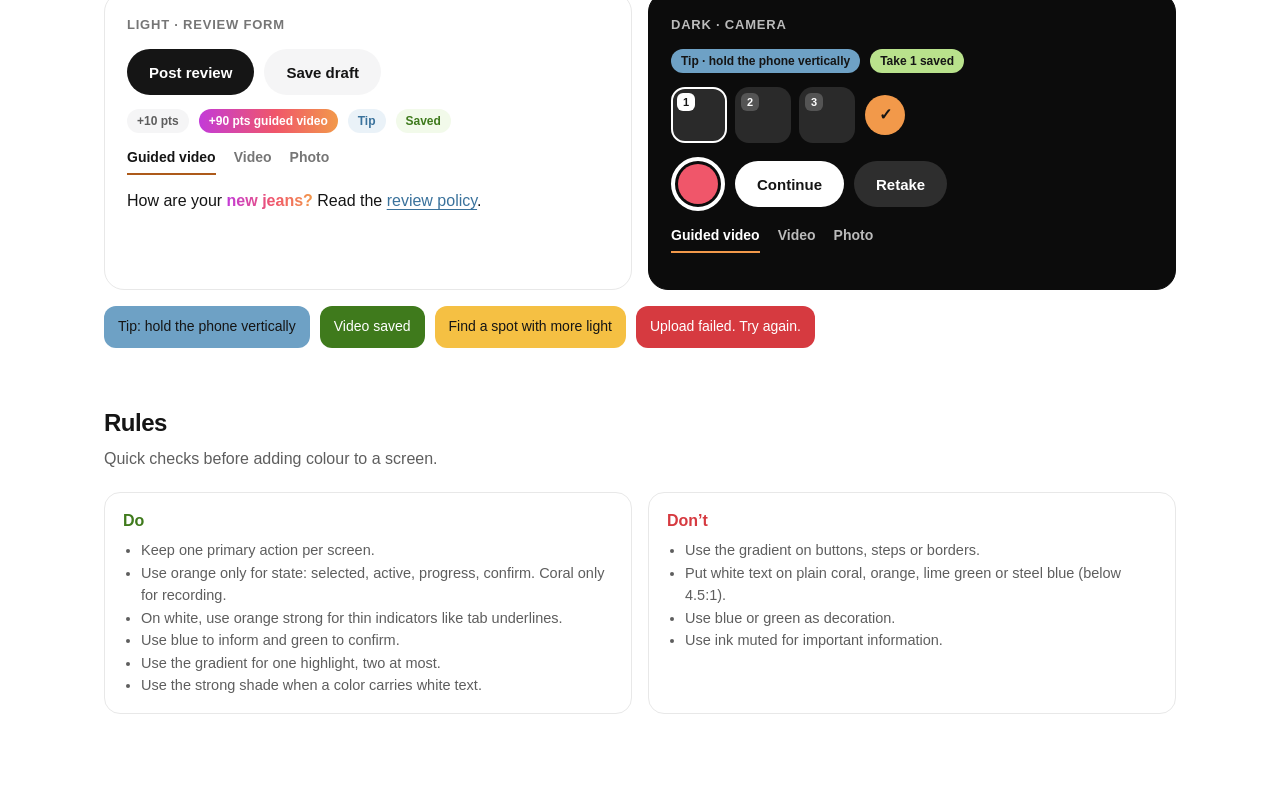
<file: case-study/palette.html>
<!doctype html>
<html lang="en">
<head>
<meta charset="utf-8">
<meta name="viewport" content="width=device-width, initial-scale=1">
<title>Color Palette · Portfolio</title>
  <link rel="icon" href="../favicon.svg" type="image/svg+xml">
  <link rel="icon" href="../favicon-32.png" type="image/png" sizes="32x32">
  <link rel="apple-touch-icon" href="../apple-touch-icon.png">
  <meta name="theme-color" content="#ffffff">
  <meta name="robots" content="noindex,nofollow">
<style>
/* Self-contained palette page: every token is defined here (mirrors tokens.css). */
:root{
  --c-ink:#151515; --c-ink-soft:#5e5e5e; --c-ink-muted:#767676;
  --c-line:#e8e8e8; --c-line-strong:#8f8f8f; --c-surface-2:#f5f5f6; --c-surface:#ffffff;
  --c-night:#0c0c0c; --c-night-2:#1c1c1c; --c-night-3:#2a2a2a; --c-glass:rgba(255,255,255,.14);
  --c-on-dark:#ffffff; --c-on-dark-soft:rgba(255,255,255,.72);
  --c-accent:#f2994a; --c-accent-strong:#ad5a1a; --c-accent-tint:#fef0e4;
  --c-coral:#f0566a; --c-coral-strong:#c9304a; --c-coral-tint:#fde8eb;
  --c-purple:#c33bd8; --c-purple-strong:#b02fc4; --c-purple-tint:#f8e9fb;
  --c-orange:#f2994a; --c-orange-strong:#ad5a1a; --c-orange-tint:#fef0e4;
  --c-grad:linear-gradient(90deg,#c33bd8,#f0566a 55%,#f2994a);
  --c-blue:#6ea1c5; --c-blue-strong:#3a729c; --c-blue-tint:#eaf2f8;
  --c-green:#b9e28c; --c-green-strong:#3f7a1c; --c-green-tint:#f2faea;
  --c-success:#3f7a1c; --c-warning:#f5c043; --c-error:#d63a40;
}
*{box-sizing:border-box}
body{margin:0;background:var(--c-surface);color:var(--c-ink);font:16px/1.55 -apple-system,BlinkMacSystemFont,"SF Pro Text","Helvetica Neue",Arial,sans-serif;-webkit-font-smoothing:antialiased}
.wrap{max-width:1120px;margin:0 auto;padding:56px 24px 80px}
h1{margin:0;font-size:clamp(34px,5vw,52px);letter-spacing:-.035em;line-height:1.05}
h1 span{background:var(--c-grad);-webkit-background-clip:text;background-clip:text;color:transparent}
.lede{max-width:62ch;color:var(--c-ink-soft);margin:14px 0 0}
h2{margin:56px 0 6px;font-size:24px;letter-spacing:-.02em}
h2 + p{margin:0 0 20px;color:var(--c-ink-soft)}
h3.sub{margin:28px 0 12px;font-size:13px;letter-spacing:.06em;text-transform:uppercase;color:var(--c-ink-muted)}
.ladder{display:grid;gap:10px;margin-top:28px}
.rung{display:grid;grid-template-columns:44px 230px 1fr;gap:16px;align-items:center;padding:14px 16px;border:1px solid var(--c-line);border-radius:16px}
.rung .n{width:32px;height:32px;border-radius:50%;display:grid;place-items:center;font-weight:700;font-size:14px;background:var(--c-surface-2)}
.rung b{font-size:15px}
.rung > span:last-child{color:var(--c-ink-soft);font-size:14.5px}
.rung i{display:inline-block;width:18px;height:18px;border-radius:6px;vertical-align:-4px;margin-right:8px;border:1px solid var(--c-line)}
.grid{display:grid;grid-template-columns:repeat(auto-fill,minmax(200px,1fr));gap:14px}
.sw{border:1px solid var(--c-line);border-radius:16px;overflow:hidden;background:var(--c-surface)}
.sw .chip{height:96px;display:flex;align-items:flex-end;padding:10px 12px;font:600 12px/1 ui-monospace,SFMono-Regular,Menlo,monospace}
.sw .meta{padding:12px}
.sw .meta b{display:block;font-size:14px}
.sw .meta code{font:12px ui-monospace,SFMono-Regular,Menlo,monospace;color:var(--c-ink-soft)}
.sw .meta p{margin:6px 0 0;font-size:13px;color:var(--c-ink-soft);line-height:1.4}
.ratio{display:inline-block;margin-top:6px;font:600 11px ui-monospace,Menlo,monospace;padding:2px 7px;border-radius:999px;background:var(--c-surface-2);color:var(--c-ink-soft)}
.family{display:grid;grid-template-columns:repeat(3,1fr);border:1px solid var(--c-line);border-radius:16px;overflow:hidden}
.family div{padding:12px;min-height:110px;display:flex;flex-direction:column;justify-content:flex-end;font-size:12.5px}
.family div b{font-size:13.5px}
.family code{font:11.5px ui-monospace,Menlo,monospace;opacity:.85}
.famwrap{display:grid;gap:8px}
.famwrap p{margin:0;font-size:13.5px;color:var(--c-ink-soft)}
.famgrid{display:grid;grid-template-columns:repeat(auto-fill,minmax(320px,1fr));gap:18px}
.gradbar{height:72px;border-radius:16px;background:var(--c-grad);position:relative;margin-bottom:12px}
.gradbar span{position:absolute;bottom:-22px;font:600 11px ui-monospace,Menlo,monospace;color:var(--c-ink-soft)}
.demo{display:grid;grid-template-columns:1fr 1fr;gap:16px}
.panel{border-radius:20px;padding:22px;border:1px solid var(--c-line)}
.panel.dark{background:var(--c-night);color:var(--c-on-dark);border-color:var(--c-night)}
.panel h3{margin:0 0 14px;font-size:13px;letter-spacing:.06em;text-transform:uppercase;color:var(--c-ink-muted)}
.panel.dark h3{color:var(--c-on-dark-soft)}
.row{display:flex;flex-wrap:wrap;gap:10px;align-items:center;margin-bottom:14px}
.btn{height:46px;padding:0 22px;border-radius:999px;display:inline-flex;align-items:center;font-weight:600;font-size:15px}
.btn.primary{background:var(--c-ink);color:#fff}
.btn.secondary{background:var(--c-surface-2);color:var(--c-ink)}
.dark .btn.primary{background:#fff;color:var(--c-ink)}
.dark .btn.secondary{background:var(--c-glass);color:#fff}
.pill{font-weight:600;font-size:12px;line-height:1;padding:6px 10px;border-radius:999px;background:var(--c-surface-2);color:var(--c-ink-soft)}
.pill.hl{background:var(--c-grad);color:#fff}
.pill.info{background:var(--c-blue-tint);color:var(--c-blue-strong)}
.pill.ok{background:var(--c-green-tint);color:var(--c-green-strong)}
.tabs{display:flex;gap:18px;font-weight:600;font-size:14px}
.tabs span{padding-bottom:6px;color:var(--c-ink-muted)}
.tabs .on{color:var(--c-ink);box-shadow:inset 0 -2px 0 var(--c-accent-strong)}
.dark .tabs span{color:var(--c-on-dark-soft)}.dark .tabs .on{color:#fff;box-shadow:inset 0 -2px 0 var(--c-accent)}
.steps{display:flex;gap:8px}
.step{width:56px;height:56px;border-radius:14px;background:var(--c-night-3);position:relative;border:2px solid transparent}
.step.on{border-color:#fff}
.step em{position:absolute;left:4px;top:4px;width:18px;height:18px;border-radius:6px;background:rgba(255,255,255,.2);font-weight:700;font-size:11px;line-height:18px;font-style:normal;text-align:center;color:#fff}
.step.on em{background:#fff;color:var(--c-ink)}
.shutter{width:54px;height:54px;border-radius:50%;border:4px solid #fff;display:grid;place-items:center}
.shutter i{width:40px;height:40px;border-radius:50%;background:var(--c-coral)}
.next{width:40px;height:40px;border-radius:50%;background:var(--c-accent);display:grid;place-items:center;color:var(--c-ink);font-weight:700}
.msg{padding:10px 14px;border-radius:12px;font-size:14px;font-weight:500}
.msg.info{background:var(--c-blue);color:var(--c-ink)}.msg.ok{background:var(--c-success);color:#fff}.msg.warn{background:var(--c-warning);color:var(--c-ink)}.msg.err{background:var(--c-error);color:#fff}
.word{font-weight:700;background:var(--c-grad);-webkit-background-clip:text;background-clip:text;color:transparent}
.link{color:var(--c-blue-strong);text-decoration:underline;text-underline-offset:3px}
.rules{display:grid;grid-template-columns:1fr 1fr;gap:16px}
.rule{border-radius:16px;padding:16px 18px;border:1px solid var(--c-line)}
.rule b{display:block;margin-bottom:6px}
.rule.do b{color:var(--c-green-strong)}.rule.dont b{color:var(--c-error)}
.rule ul{margin:0;padding-left:18px;color:var(--c-ink-soft);font-size:14.5px}
@media (max-width:760px){.rung{grid-template-columns:36px 1fr}.rung > span:last-child{grid-column:2}.demo,.rules{grid-template-columns:1fr}}
</style>
</head>
<body>
<main class="wrap">
  <h1>Color palette &amp; <span>hierarchy</span></h1>
  <p class="lede">One palette for the portfolio site and the prototypes. Neutrals do most of the work, orange marks what is selected or in progress, coral is for recording, blue and green support information and confirmation, and the gradient is saved for the few things worth celebrating. Every text pair meets WCAG AA.</p>

  <h2>Hierarchy</h2>
  <p>From most to least emphasis. If two things compete, the higher rung wins.</p>
  <div class="ladder">
    <div class="rung"><span class="n">1</span><b><i style="background:var(--c-ink)"></i>Primary action</b><span>Ink pill on light screens, white pill on dark ones. One per screen.</span></div>
    <div class="rung"><span class="n">2</span><b><i style="background:var(--c-accent)"></i>Selection &amp; progress</b><span>Orange: active tab, selected step, progress, confirm. On white, thin indicators use orange strong. Recording uses coral. Never decorative.</span></div>
    <div class="rung"><span class="n">3</span><b><i style="background:var(--c-grad)"></i>Highlight</b><span>Gradient for rewards, a key word, “New” and AI callouts. Max 1–2 per screen, never on controls.</span></div>
    <div class="rung"><span class="n">4</span><b><i style="background:var(--c-blue)"></i>Information</b><span>Blue for tips, info messages, links in long text and secondary data.</span></div>
    <div class="rung"><span class="n">5</span><b><i style="background:var(--c-green)"></i>Confirmation</b><span>Green for completed, saved and published states.</span></div>
    <div class="rung"><span class="n">6</span><b><i style="background:var(--c-ink-soft)"></i>Text</b><span>Ink for headings, ink-soft for body, ink-muted for meta and hints.</span></div>
    <div class="rung"><span class="n">7</span><b><i style="background:var(--c-surface-2)"></i>Structure</b><span>Lines, grey surfaces and white cards. Quiet by design.</span></div>
    <div class="rung"><span class="n">8</span><b><i style="background:var(--c-error)"></i>Warning &amp; error</b><span>Only for system messages that need attention.</span></div>
  </div>

  <h2>Neutrals · light</h2>
  <p>The base of every screen.</p>
  <div class="grid">
    <div class="sw"><div class="chip" style="background:var(--c-ink);color:#fff">#151515</div><div class="meta"><b>Ink</b><code>--c-ink</code><p>Headings, key text, primary buttons.</p><span class="ratio">18.3:1</span></div></div>
    <div class="sw"><div class="chip" style="background:var(--c-ink-soft);color:#fff">#5E5E5E</div><div class="meta"><b>Ink soft</b><code>--c-ink-soft</code><p>Body text and labels.</p><span class="ratio">6.5:1</span></div></div>
    <div class="sw"><div class="chip" style="background:var(--c-ink-muted);color:#fff">#767676</div><div class="meta"><b>Ink muted</b><code>--c-ink-muted</code><p>Meta, hints, placeholders.</p><span class="ratio">4.5:1</span></div></div>
    <div class="sw"><div class="chip" style="background:var(--c-line-strong);color:#fff">#8F8F8F</div><div class="meta"><b>Line strong</b><code>--c-line-strong</code><p>Input and control borders.</p><span class="ratio">3.2:1</span></div></div>
    <div class="sw"><div class="chip" style="background:var(--c-line)">#E8E8E8</div><div class="meta"><b>Line</b><code>--c-line</code><p>Dividers and card borders.</p><span class="ratio">decorative</span></div></div>
    <div class="sw"><div class="chip" style="background:var(--c-surface-2)">#F5F5F6</div><div class="meta"><b>Surface 2</b><code>--c-surface-2</code><p>Chips, secondary buttons, grey sections.</p></div></div>
    <div class="sw"><div class="chip" style="background:var(--c-surface);box-shadow:inset 0 -1px 0 var(--c-line)">#FFFFFF</div><div class="meta"><b>Surface</b><code>--c-surface</code><p>Canvas and cards.</p></div></div>
  </div>

  <h2>Neutrals · dark</h2>
  <p>Camera screens and chapter dividers.</p>
  <div class="grid">
    <div class="sw"><div class="chip" style="background:var(--c-night);color:#fff">#0C0C0C</div><div class="meta"><b>Night</b><code>--c-night</code><p>Camera background, dark sections.</p></div></div>
    <div class="sw"><div class="chip" style="background:var(--c-night-2);color:#fff">#1C1C1C</div><div class="meta"><b>Night 2</b><code>--c-night-2</code><p>Sheets and bars on dark.</p></div></div>
    <div class="sw"><div class="chip" style="background:var(--c-night-3);color:#fff">#2A2A2A</div><div class="meta"><b>Night 3</b><code>--c-night-3</code><p>Thumbnails, inactive steps.</p></div></div>
    <div class="sw"><div class="chip" style="background:var(--c-night);color:#fff"><span style="background:var(--c-glass);padding:6px 10px;border-radius:999px">Glass · 14%</span></div><div class="meta"><b>Glass</b><code>--c-glass</code><p>Chips and controls over video.</p></div></div>
  </div>

  <h2>Brand colors</h2>
  <p>Each color has a base, a strong shade for text and small badges with white text, and a tint for backgrounds.</p>
  <div class="famgrid">
    <div class="famwrap">
      <div class="family">
        <div style="background:var(--c-purple);color:#fff"><b>Purple</b><code>#C33BD8</code></div>
        <div style="background:var(--c-purple-strong);color:#fff"><b>Strong</b><code>#B02FC4 · 5.2:1</code></div>
        <div style="background:var(--c-purple-tint)"><b>Tint</b><code>#F8E9FB</code></div>
      </div>
      <p><b>Purple · gradient 1.</b> Start of the gradient. On its own: AI-related tags.</p>
    </div>
    <div class="famwrap">
      <div class="family">
        <div style="background:var(--c-coral);color:var(--c-ink)"><b>Coral</b><code>#F0566A</code></div>
        <div style="background:var(--c-coral-strong);color:#fff"><b>Strong</b><code>#C9304A · 5.2:1</code></div>
        <div style="background:var(--c-coral-tint)"><b>Tint</b><code>#FDE8EB</code></div>
      </div>
      <p><b>Coral · gradient 2 · secondary.</b> Recording (shutter, live timer) and the middle of the gradient.</p>
    </div>
    <div class="famwrap">
      <div class="family">
        <div style="background:var(--c-orange);color:var(--c-ink)"><b>Orange</b><code>#F2994A</code></div>
        <div style="background:var(--c-orange-strong);color:#fff"><b>Strong</b><code>#AD5A1A · 4.9:1</code></div>
        <div style="background:var(--c-orange-tint)"><b>Tint</b><code>#FEF0E4</code></div>
      </div>
      <p><b>Orange · gradient 3 · primary accent.</b> Selection, active state, progress, confirm. Ink text on the base (8.2:1); on white, thin indicators and text use the strong shade.</p>
    </div>
    <div class="famwrap">
      <div class="family">
        <div style="background:var(--c-blue);color:var(--c-ink)"><b>Steel blue</b><code>#6EA1C5 · 6.6:1 ink</code></div>
        <div style="background:var(--c-blue-strong);color:#fff"><b>Strong</b><code>#3A729C · 5.2:1</code></div>
        <div style="background:var(--c-blue-tint)"><b>Tint</b><code>#EAF2F8</code></div>
      </div>
      <p><b>Steel blue · information.</b> Tips, info messages, secondary data, and the active take number on the camera. Ink text on the base (6.6:1); white text and links use the strong shade.</p>
    </div>
    <div class="famwrap">
      <div class="family">
        <div style="background:var(--c-green);color:var(--c-ink)"><b>Lime green</b><code>#B9E28C · 12.5:1 ink</code></div>
        <div style="background:var(--c-green-strong);color:#fff"><b>Strong</b><code>#3F7A1C · 5.2:1</code></div>
        <div style="background:var(--c-green-tint)"><b>Tint</b><code>#F2FAEA</code></div>
      </div>
      <p><b>Lime green · confirmation.</b> Completed, saved, published. Ink text on the base; the strong shade doubles as success.</p>
    </div>
  </div>

  <h3 class="sub">Brand gradient · built from purple, coral and orange</h3>
  <div class="gradbar"><span style="left:0">#C33BD8 · 0%</span><span style="left:52%">#F0566A · 55%</span><span style="right:0">#F2994A · 100%</span></div>
  <p style="margin:34px 0 0;color:var(--c-ink-soft);font-size:14px">Highlight only: rewards, one key word in a title, “New” badges, AI callouts. Never on buttons, steps or borders.</p>

  <h2>Feedback</h2>
  <p>System messages only. Never as decoration.</p>
  <div class="grid">
    <div class="sw"><div class="chip" style="background:var(--c-blue);color:var(--c-ink)">#6EA1C5</div><div class="meta"><b>Info</b><code>--c-blue</code><p>Tips and neutral information. Ink text on top.</p><span class="ratio">6.6:1 ink</span></div></div>
    <div class="sw"><div class="chip" style="background:var(--c-success);color:#fff">#3F7A1C</div><div class="meta"><b>Success</b><code>--c-success</code><p>Saved, uploaded, published.</p><span class="ratio">5.2:1</span></div></div>
    <div class="sw"><div class="chip" style="background:var(--c-warning);color:var(--c-ink)">#F5C043</div><div class="meta"><b>Warning</b><code>--c-warning</code><p>Quality tips. Amber, so it never reads as the orange accent. Ink text on top.</p><span class="ratio">10.87:1 ink</span></div></div>
    <div class="sw"><div class="chip" style="background:var(--c-error);color:#fff">#D63A40</div><div class="meta"><b>Error</b><code>--c-error</code><p>Validation errors, failed upload.</p><span class="ratio">4.6:1</span></div></div>
  </div>

  <h2>In use</h2>
  <p>The same hierarchy on a light form and on the dark camera.</p>
  <div class="demo">
    <div class="panel">
      <h3>Light · review form</h3>
      <div class="row"><span class="btn primary">Post review</span><span class="btn secondary">Save draft</span></div>
      <div class="row"><span class="pill">+10 pts</span><span class="pill hl">+90 pts guided video</span><span class="pill info">Tip</span><span class="pill ok">Saved</span></div>
      <div class="row"><div class="tabs"><span class="on">Guided video</span><span>Video</span><span>Photo</span></div></div>
      <p style="margin:0">How are your <span class="word">new jeans?</span> Read the <span class="link">review policy</span>.</p>
    </div>
    <div class="panel dark">
      <h3>Dark · camera</h3>
      <div class="row"><span class="pill" style="background:var(--c-blue);color:var(--c-ink)">Tip · hold the phone vertically</span><span class="pill" style="background:var(--c-green);color:var(--c-ink)">Take 1 saved</span></div>
      <div class="row"><div class="steps"><div class="step on"><em>1</em></div><div class="step"><em>2</em></div><div class="step"><em>3</em></div></div><span class="next">✓</span></div>
      <div class="row"><span class="shutter"><i></i></span><span class="btn primary">Continue</span><span class="btn secondary">Retake</span></div>
      <div class="row"><div class="tabs"><span class="on">Guided video</span><span>Video</span><span>Photo</span></div></div>
    </div>
  </div>
  <div class="row" style="margin-top:16px"><span class="msg info">Tip: hold the phone vertically</span><span class="msg ok">Video saved</span><span class="msg warn">Find a spot with more light</span><span class="msg err">Upload failed. Try again.</span></div>

  <h2>Rules</h2>
  <p>Quick checks before adding colour to a screen.</p>
  <div class="rules">
    <div class="rule do"><b>Do</b><ul><li>Keep one primary action per screen.</li><li>Use orange only for state: selected, active, progress, confirm. Coral only for recording.</li><li>On white, use orange strong for thin indicators like tab underlines.</li><li>Use blue to inform and green to confirm.</li><li>Use the gradient for one highlight, two at most.</li><li>Use the strong shade when a color carries white text.</li></ul></div>
    <div class="rule dont"><b>Don’t</b><ul><li>Use the gradient on buttons, steps or borders.</li><li>Put white text on plain coral, orange, lime green or steel blue (below 4.5:1).</li><li>Use blue or green as decoration.</li><li>Use ink muted for important information.</li></ul></div>
  </div>
</main>
</body>
</html>
</file>
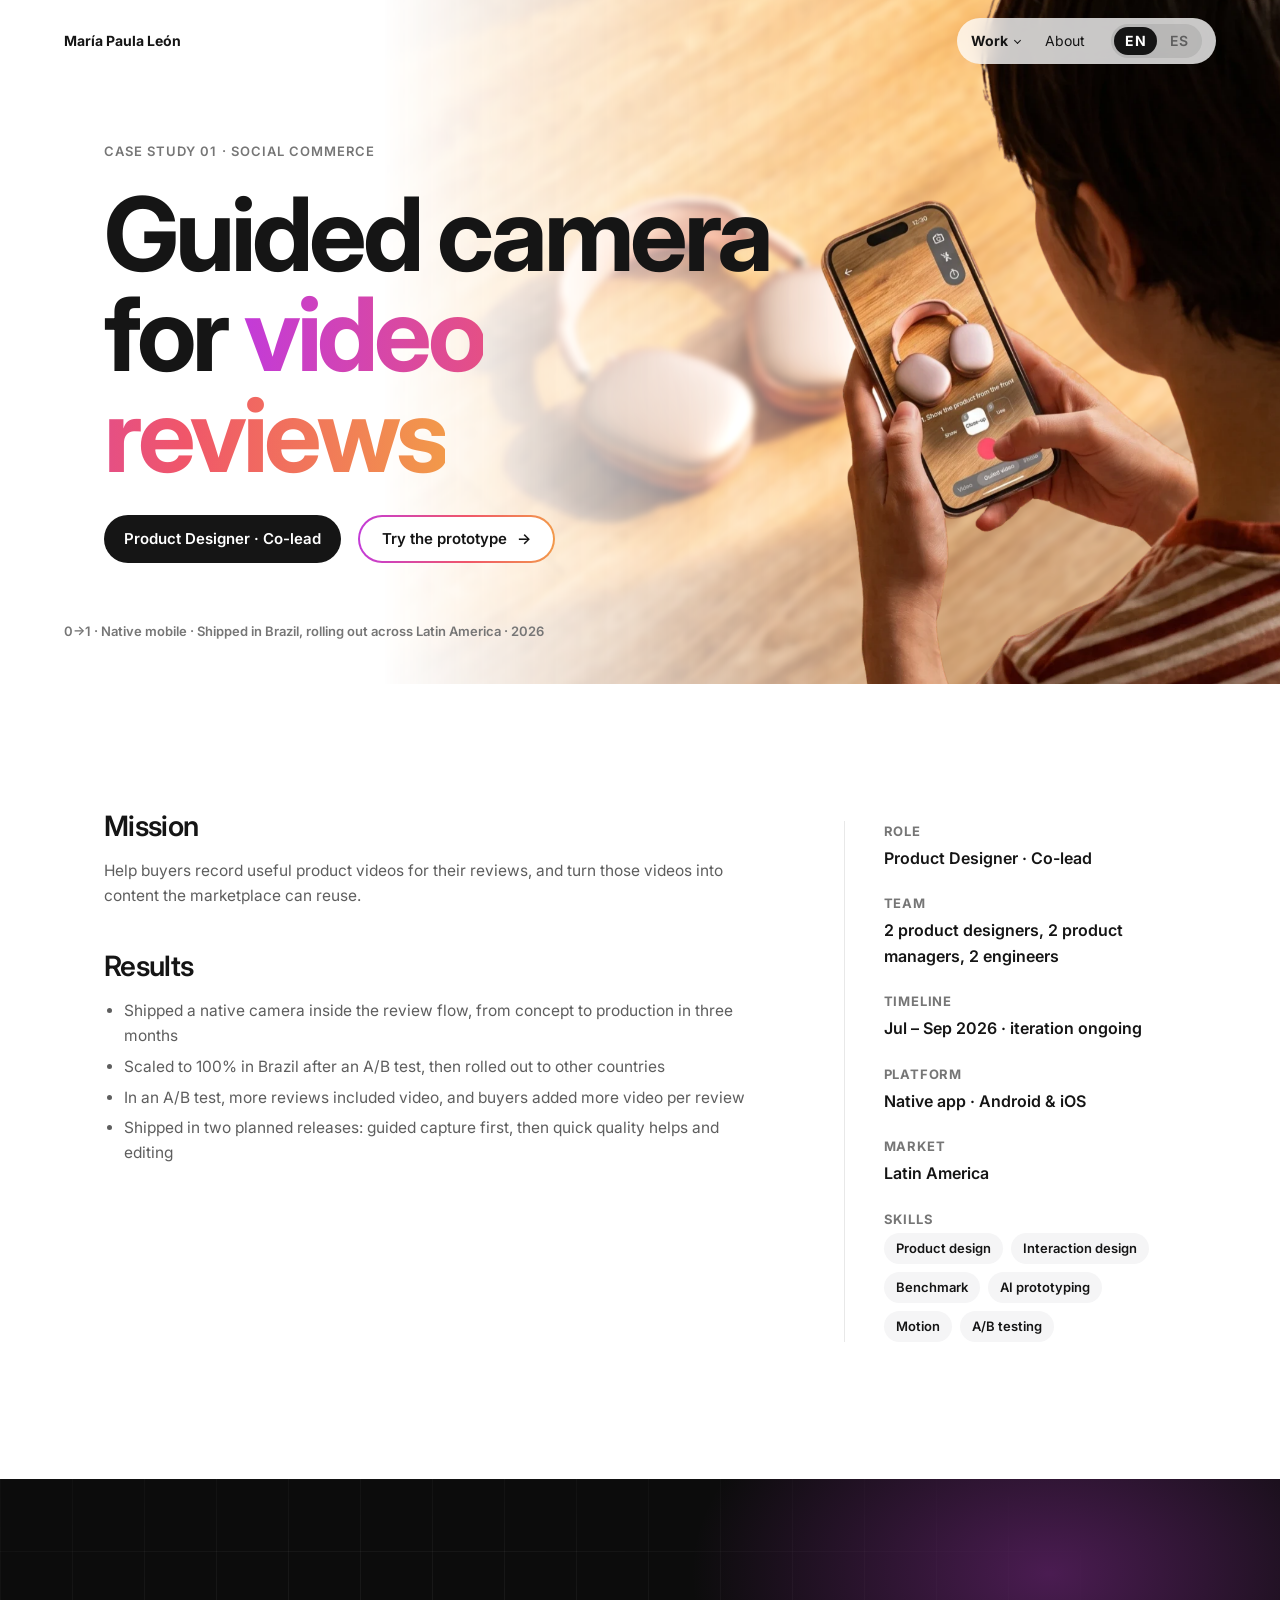
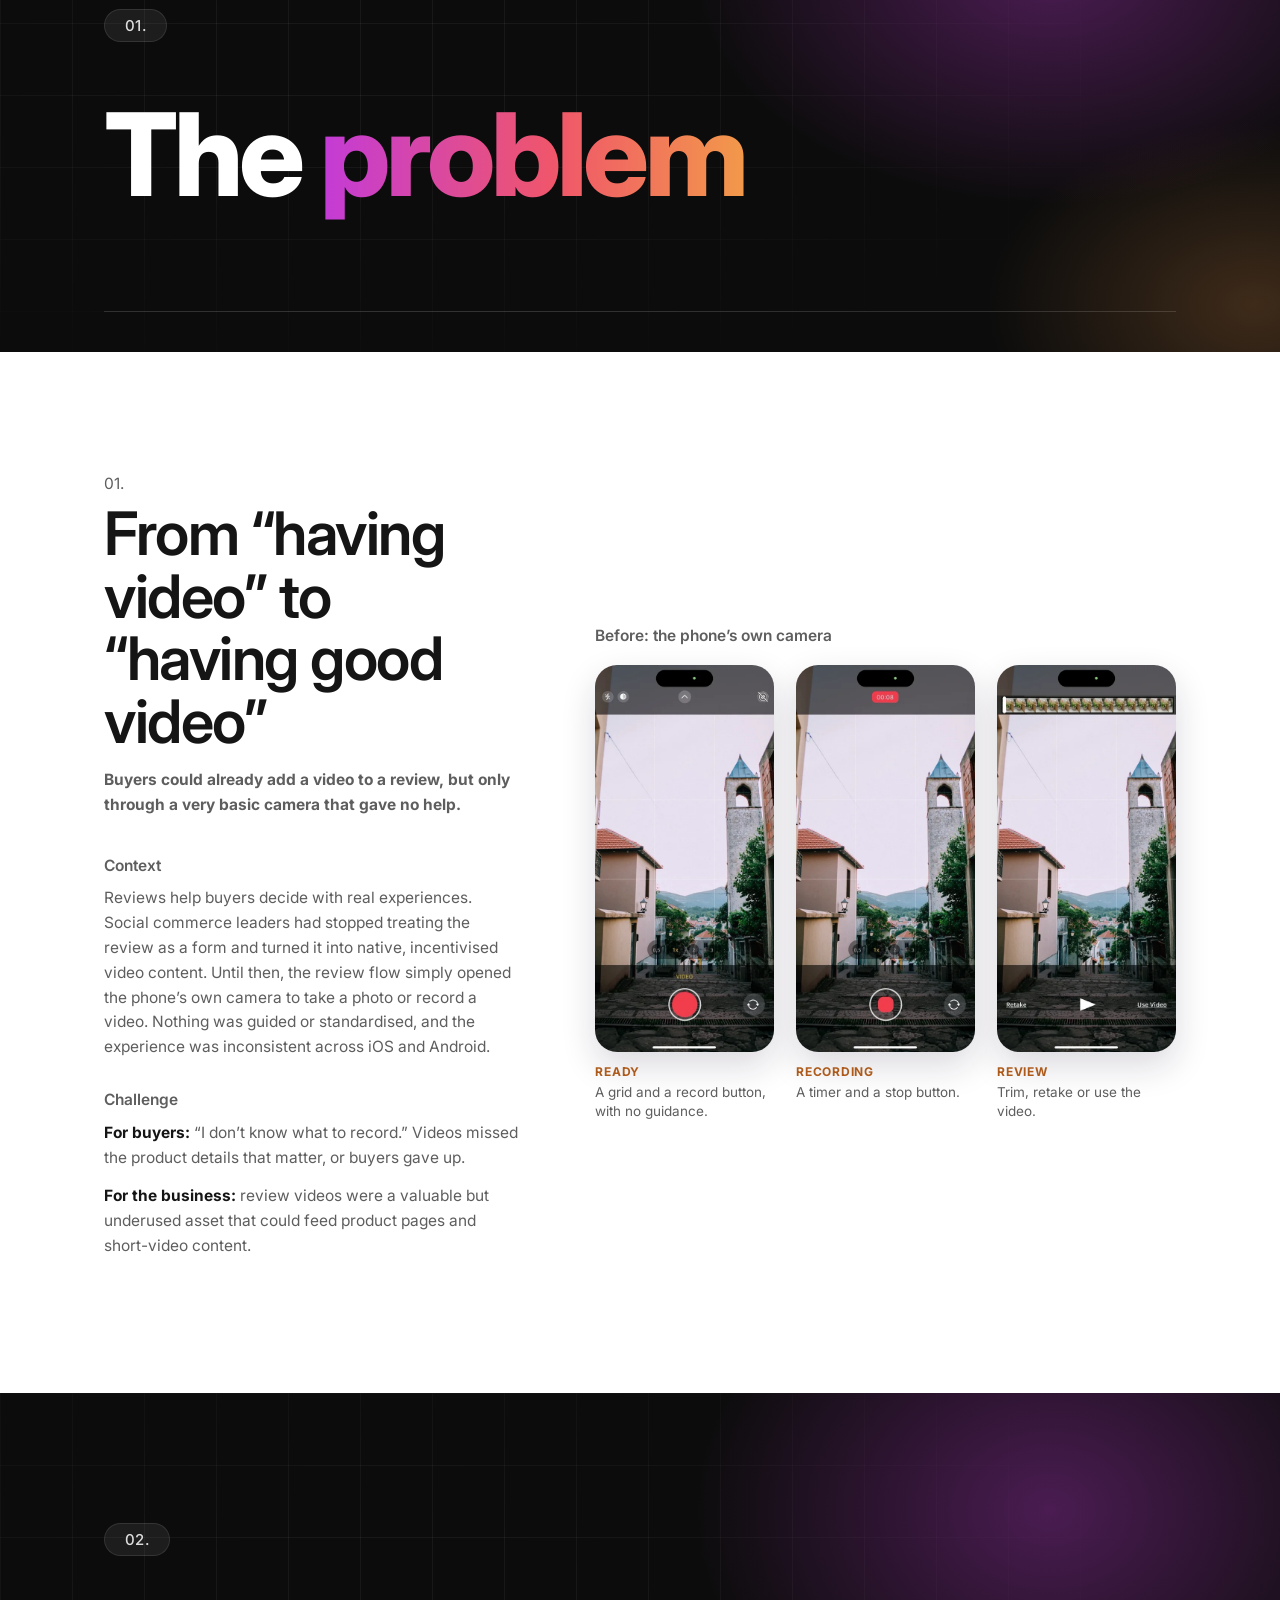
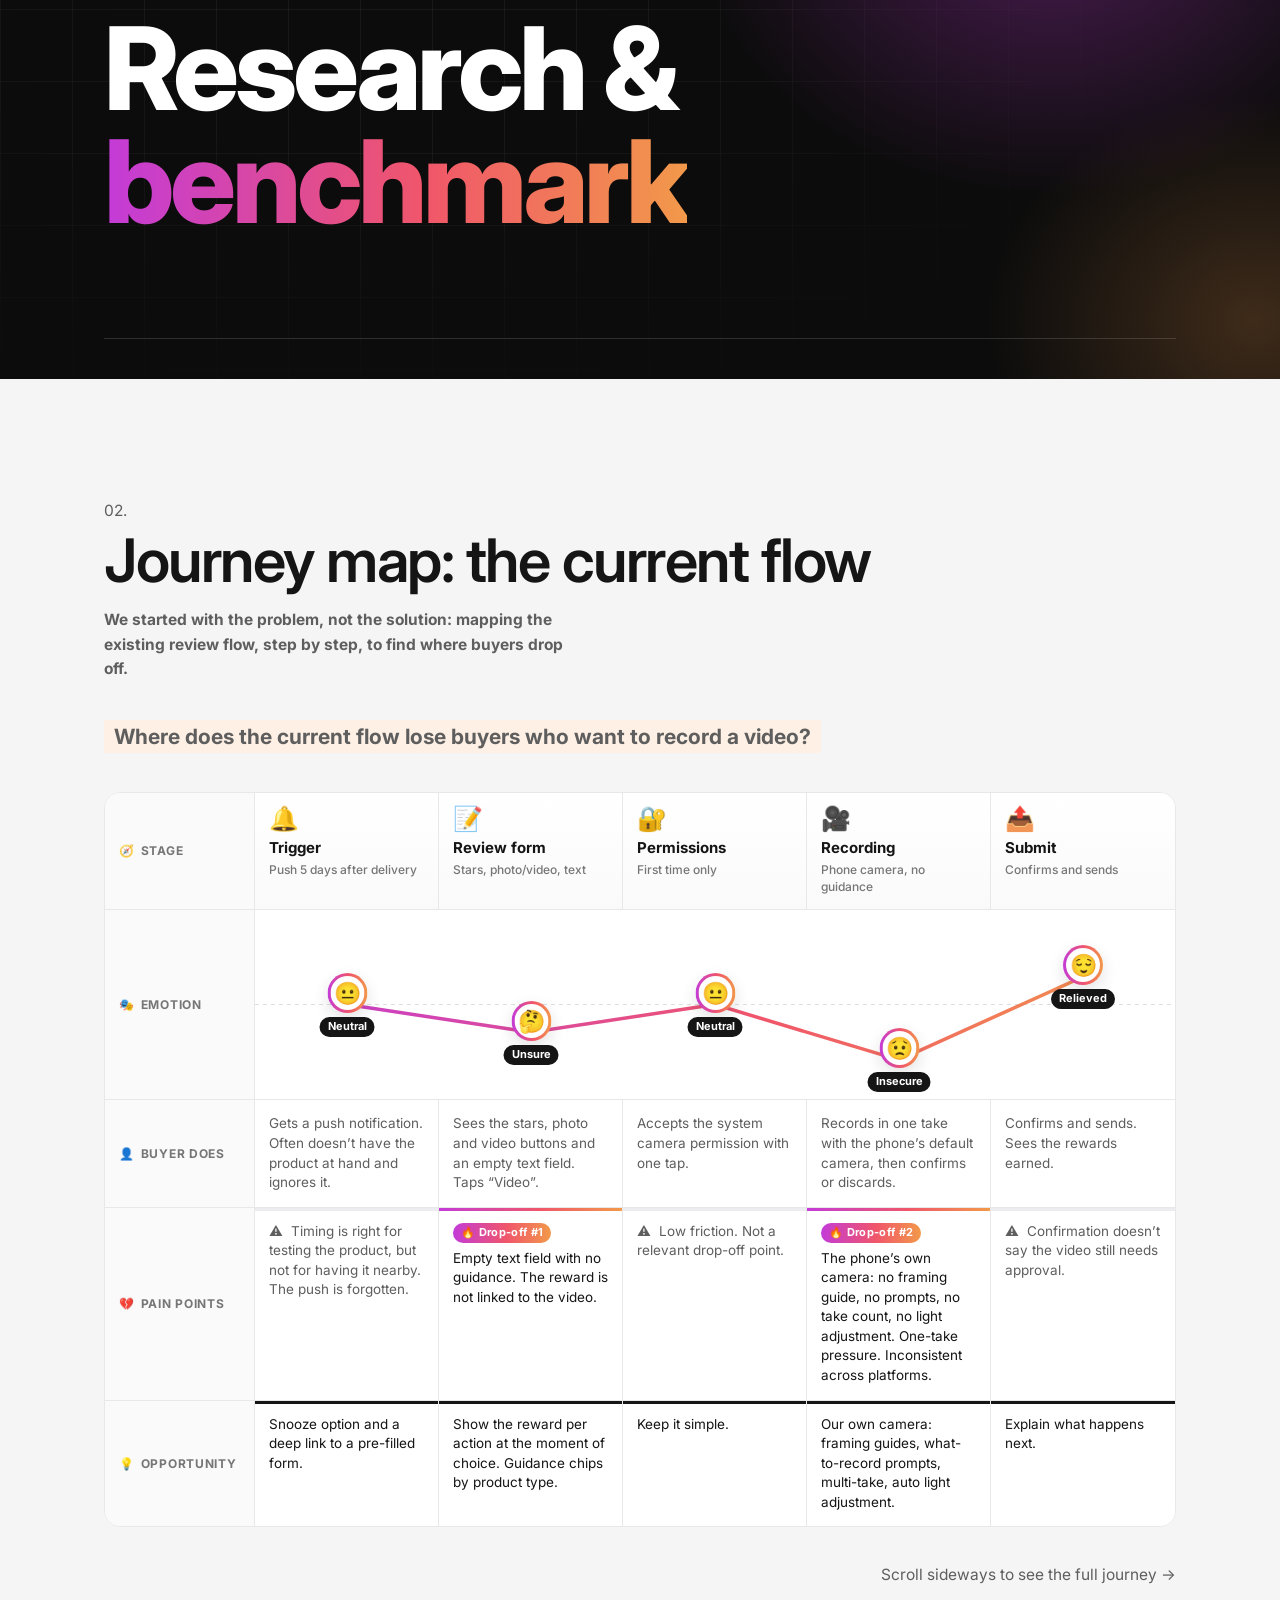
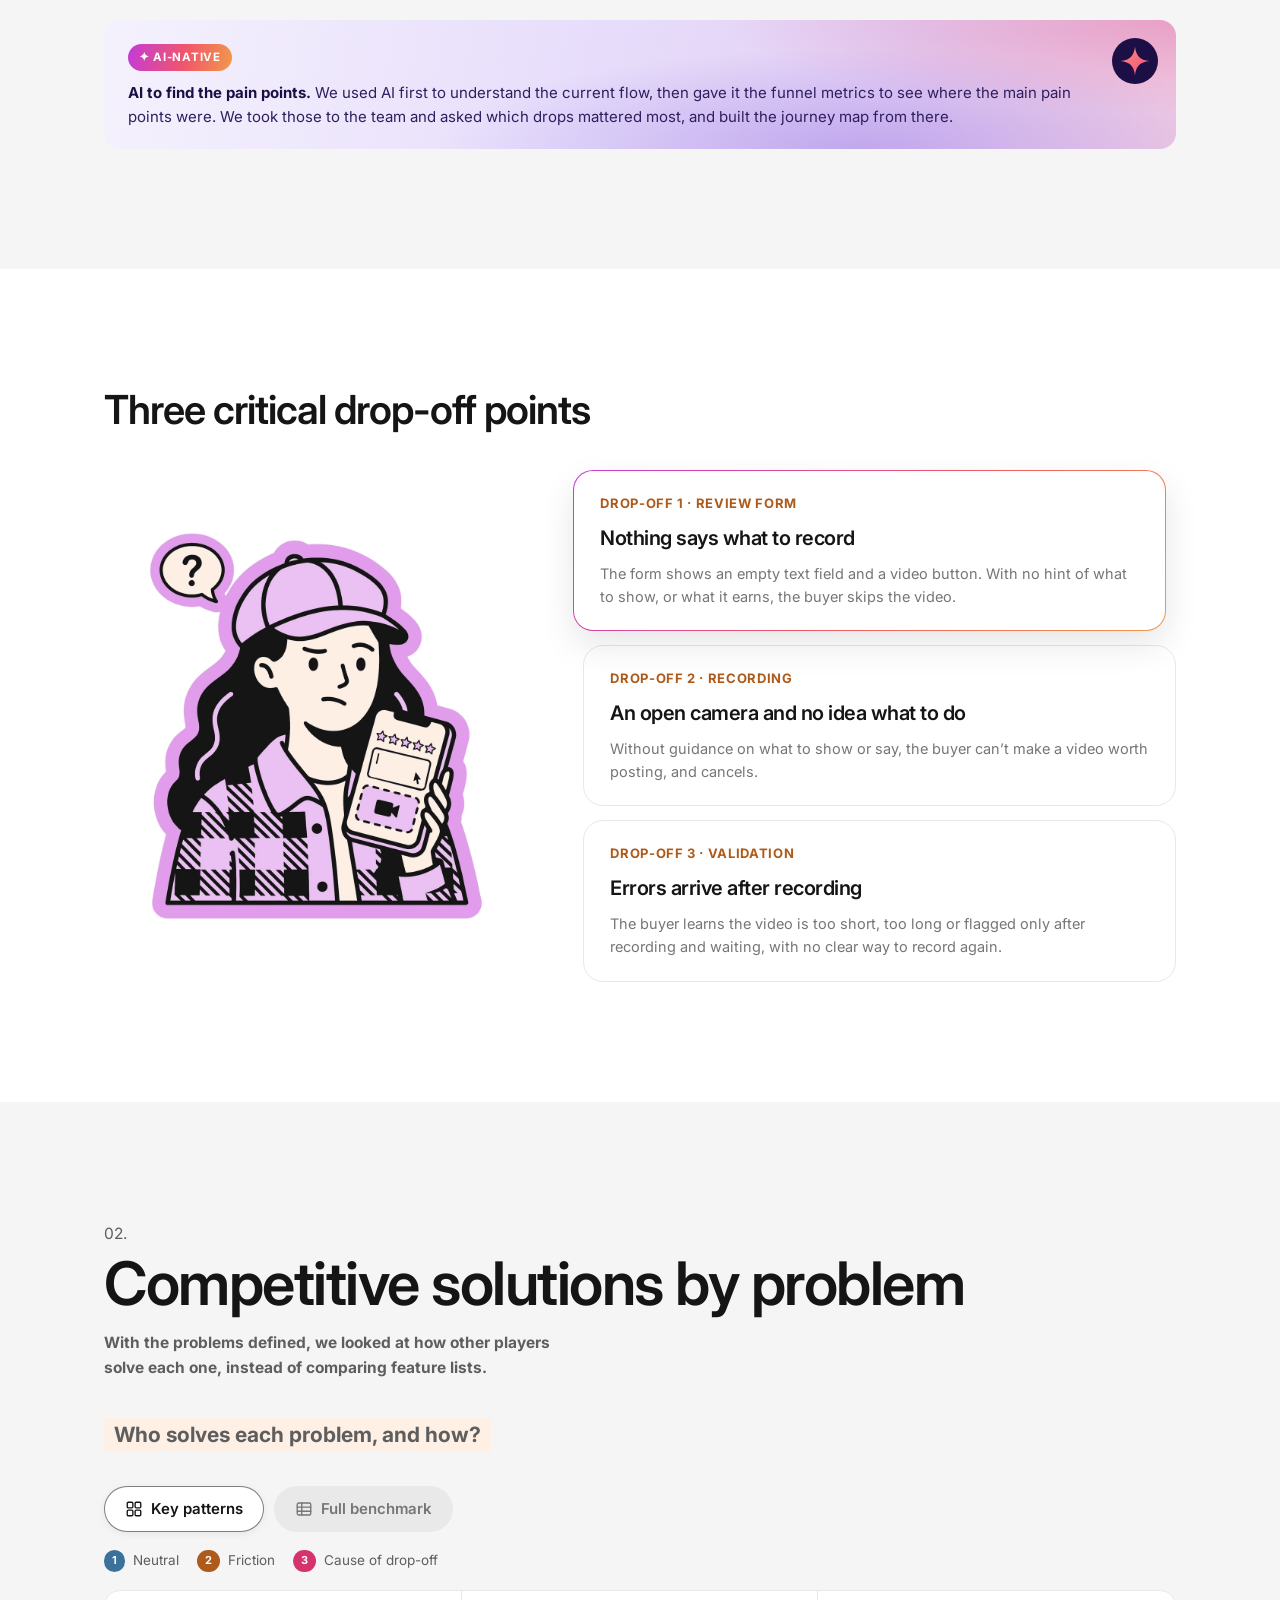
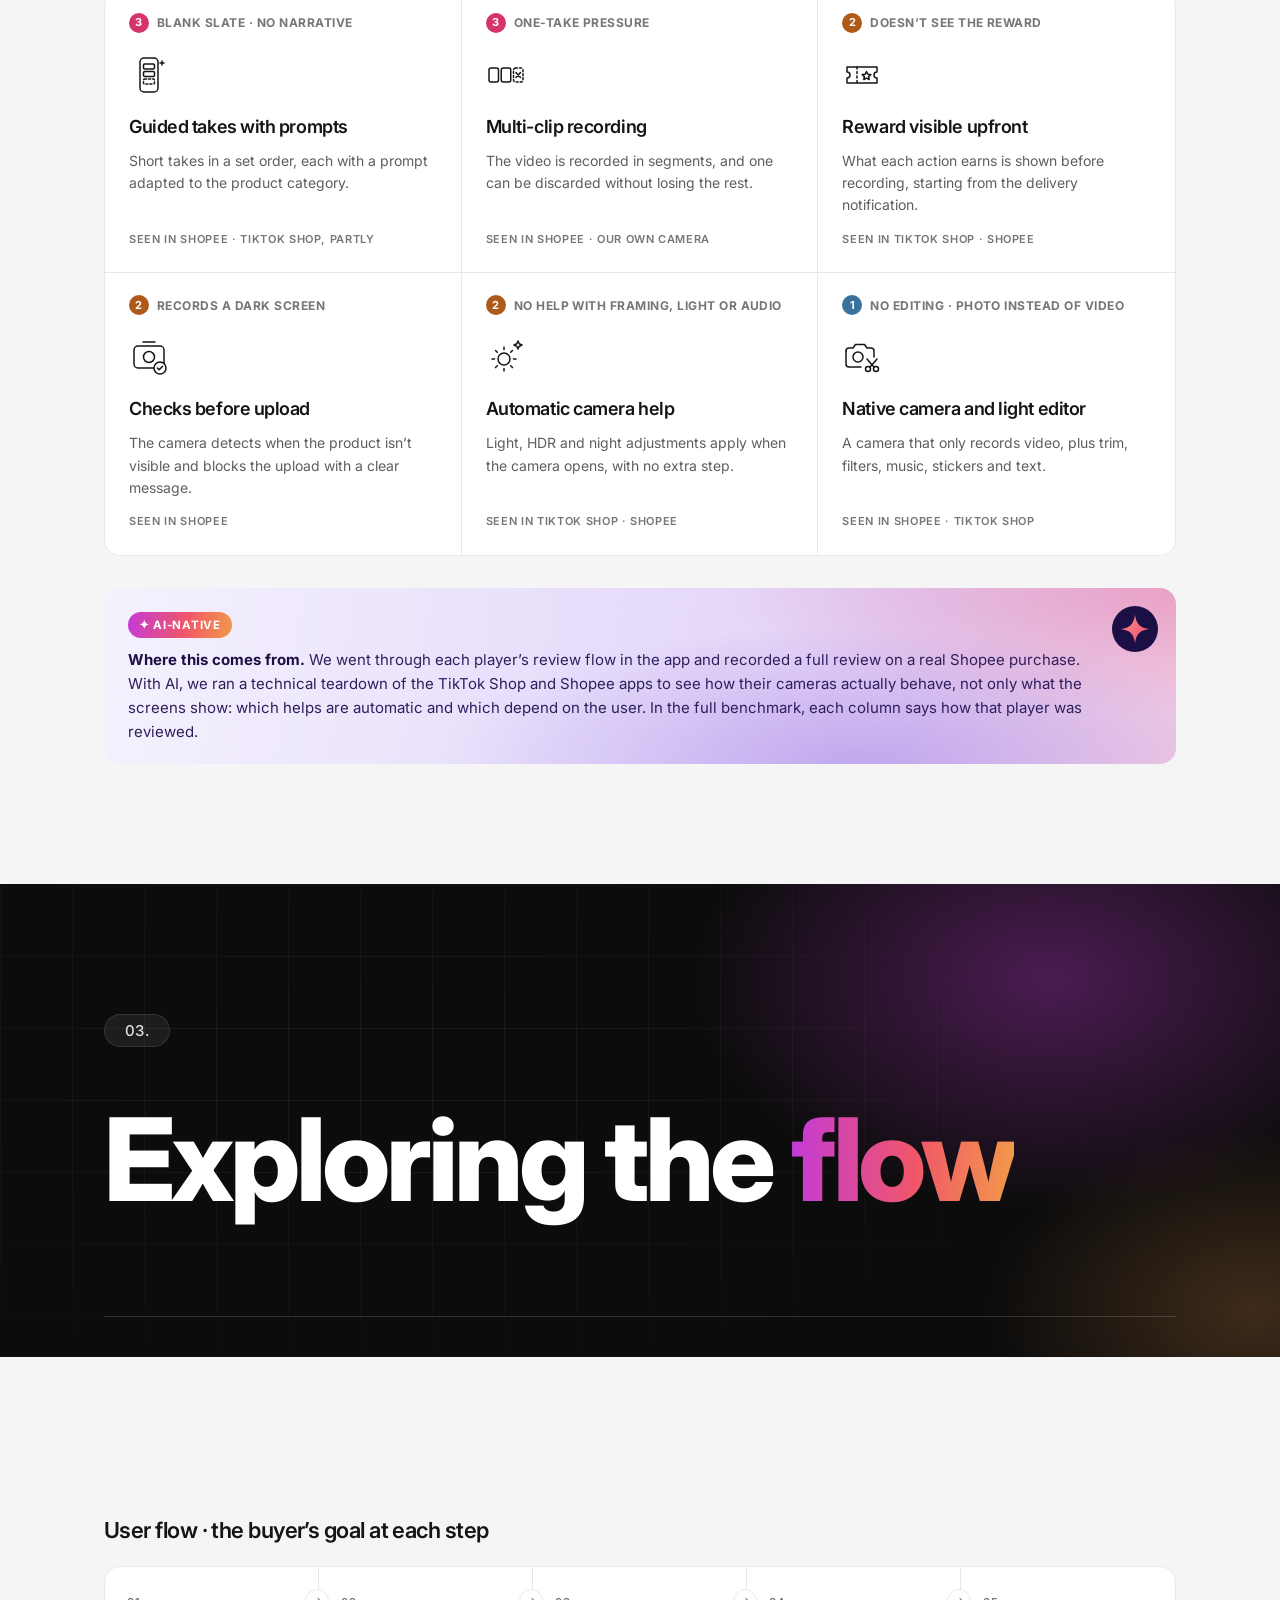
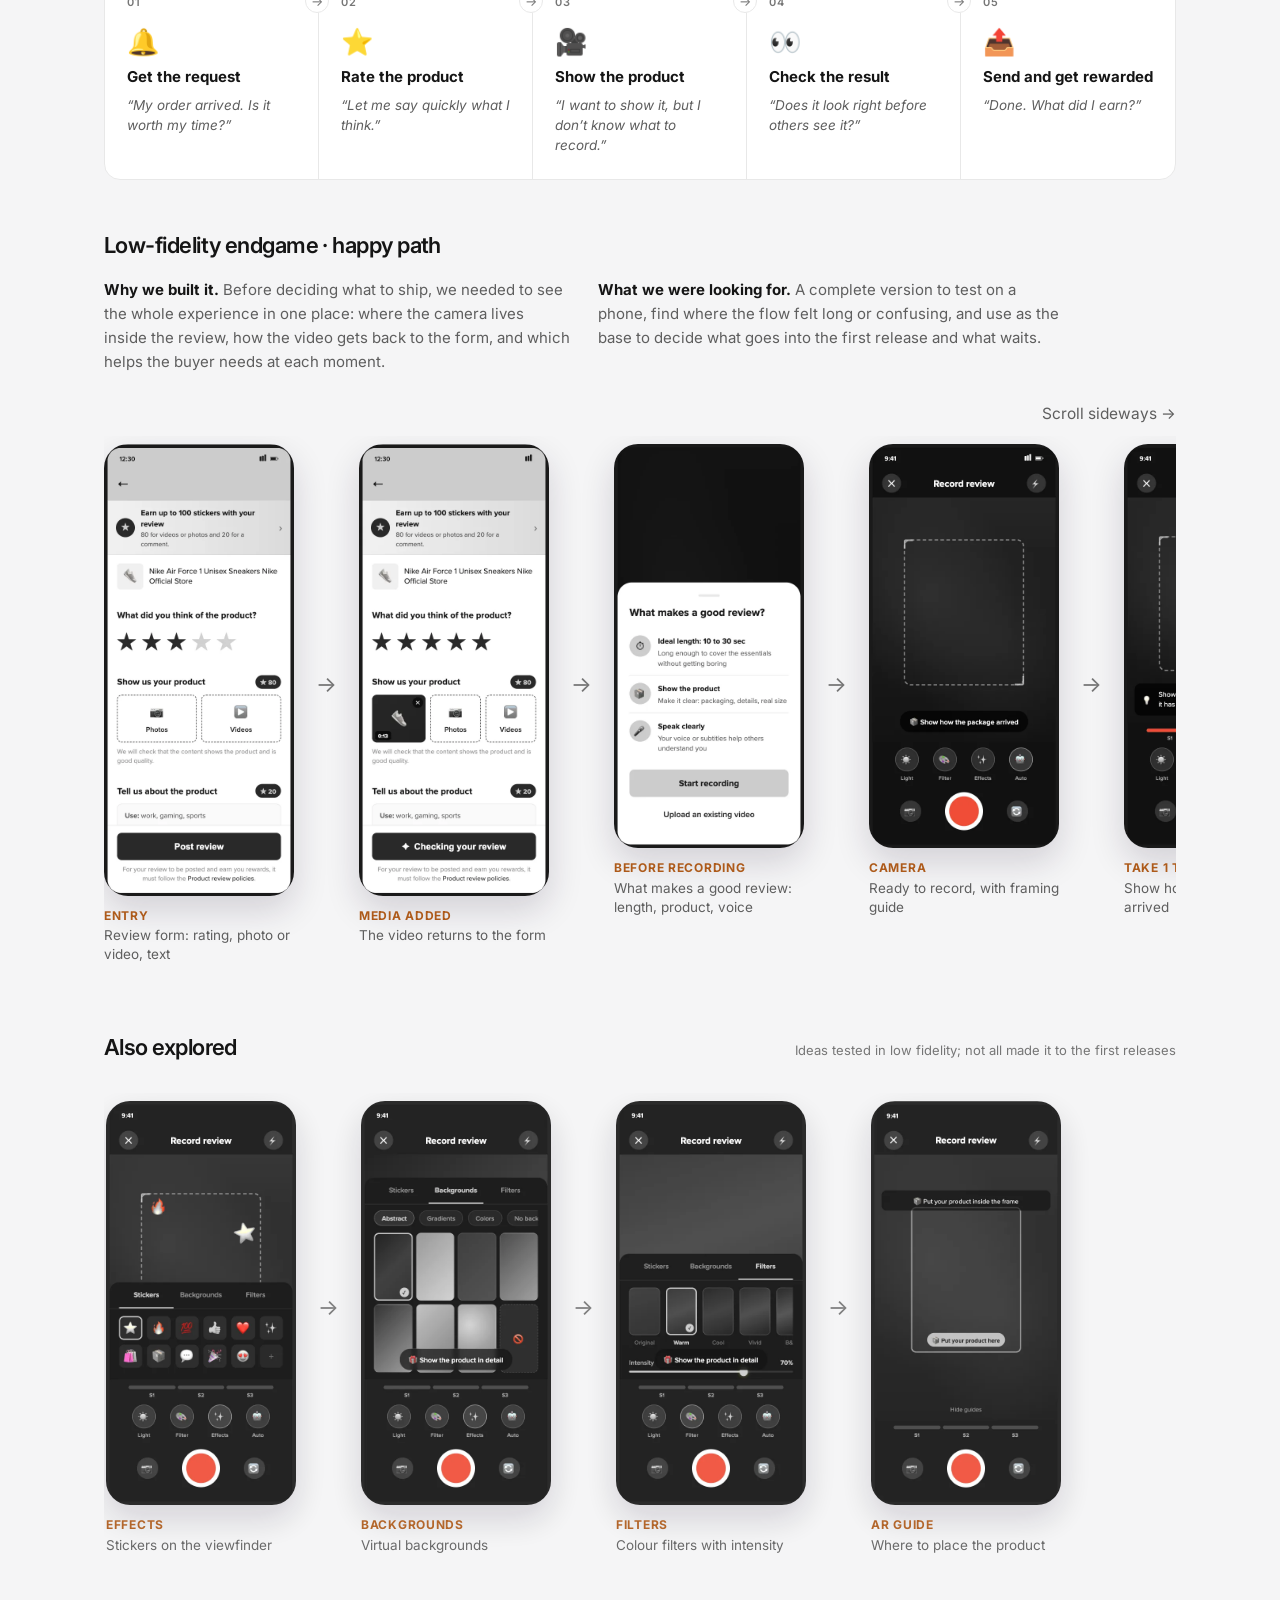
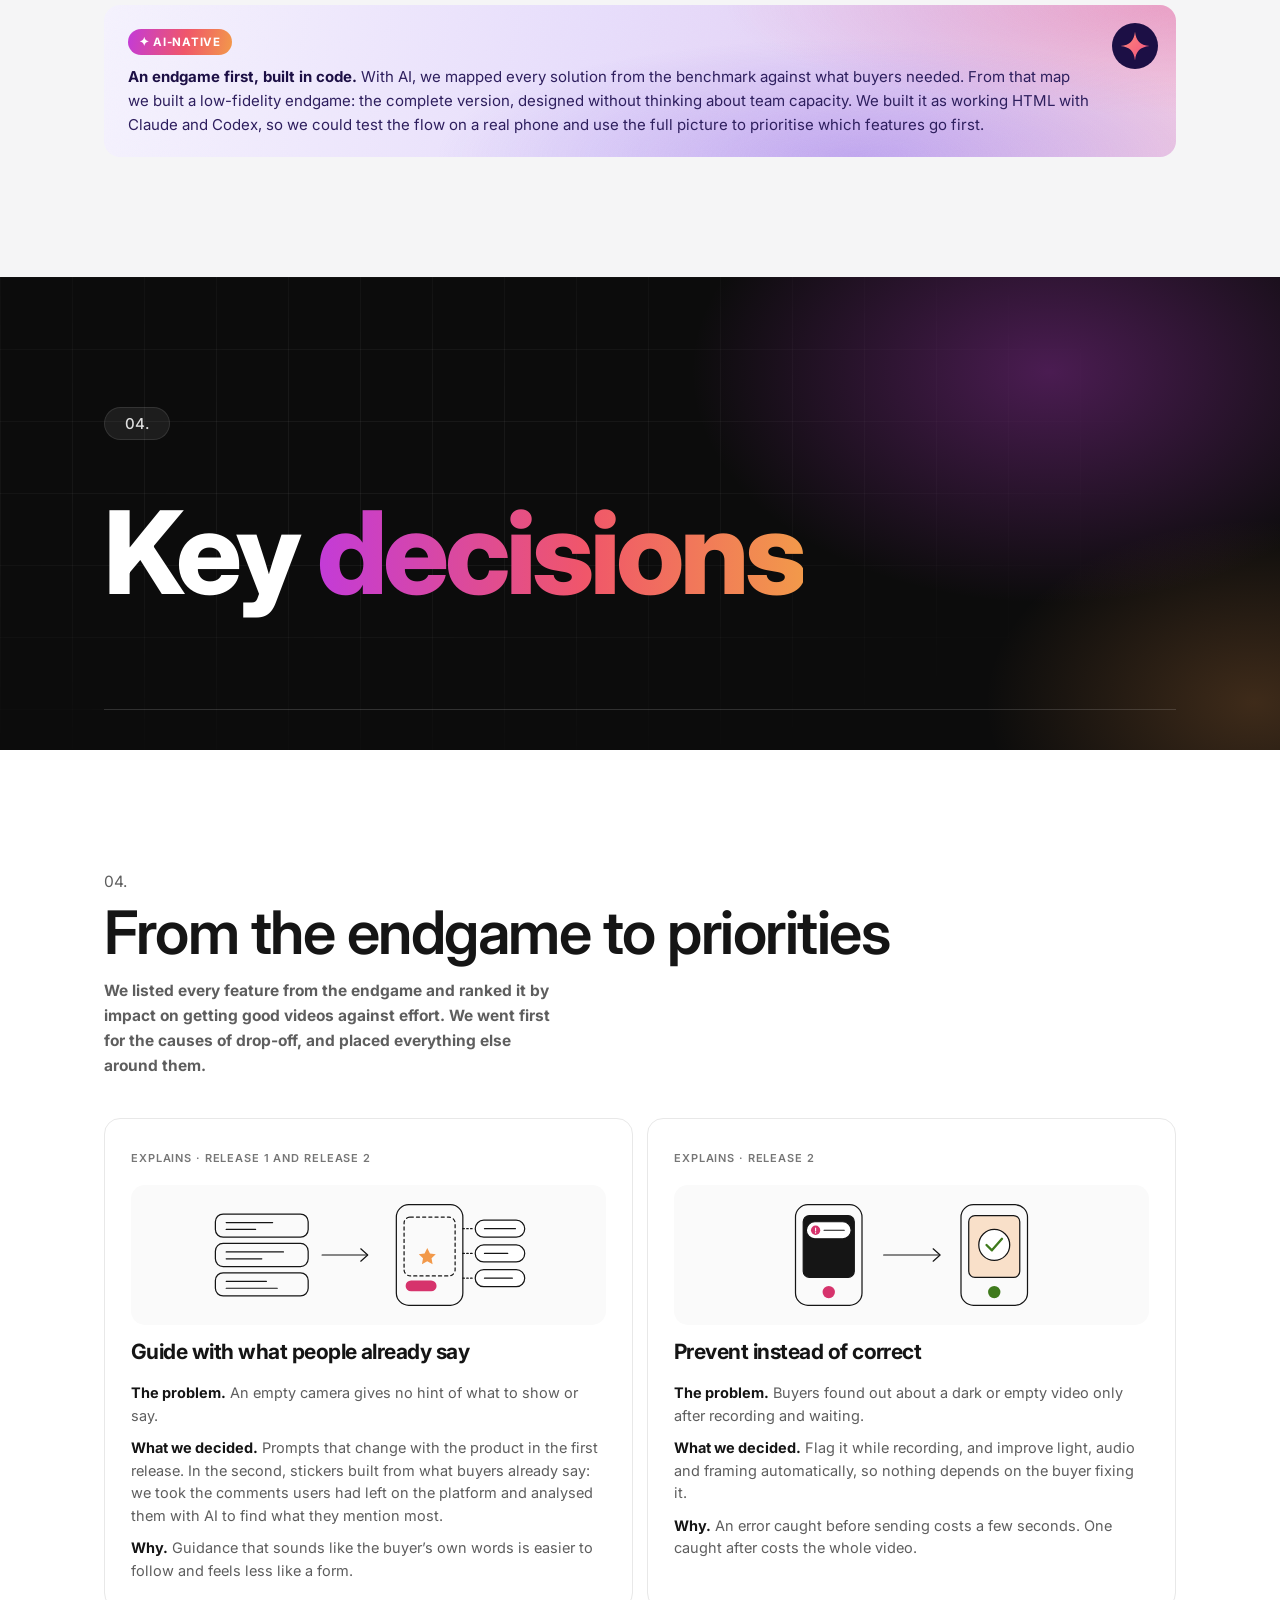
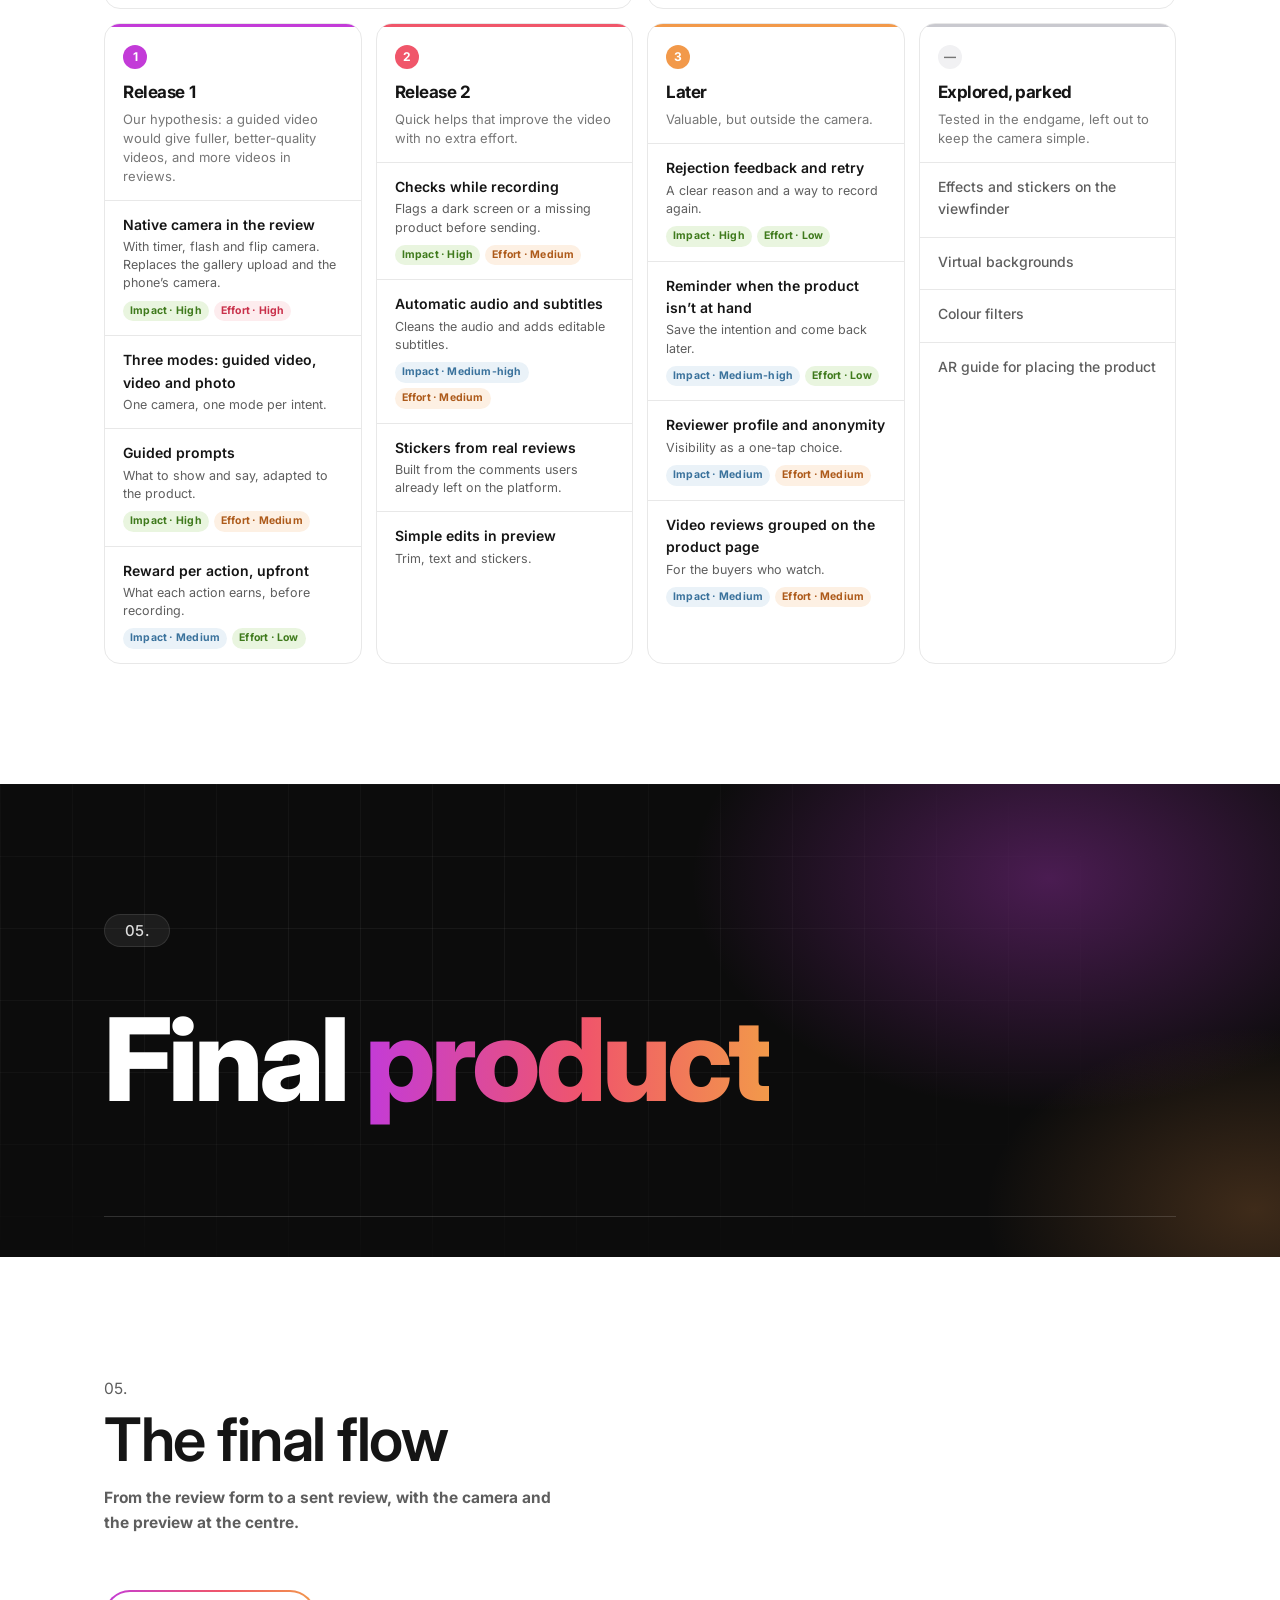
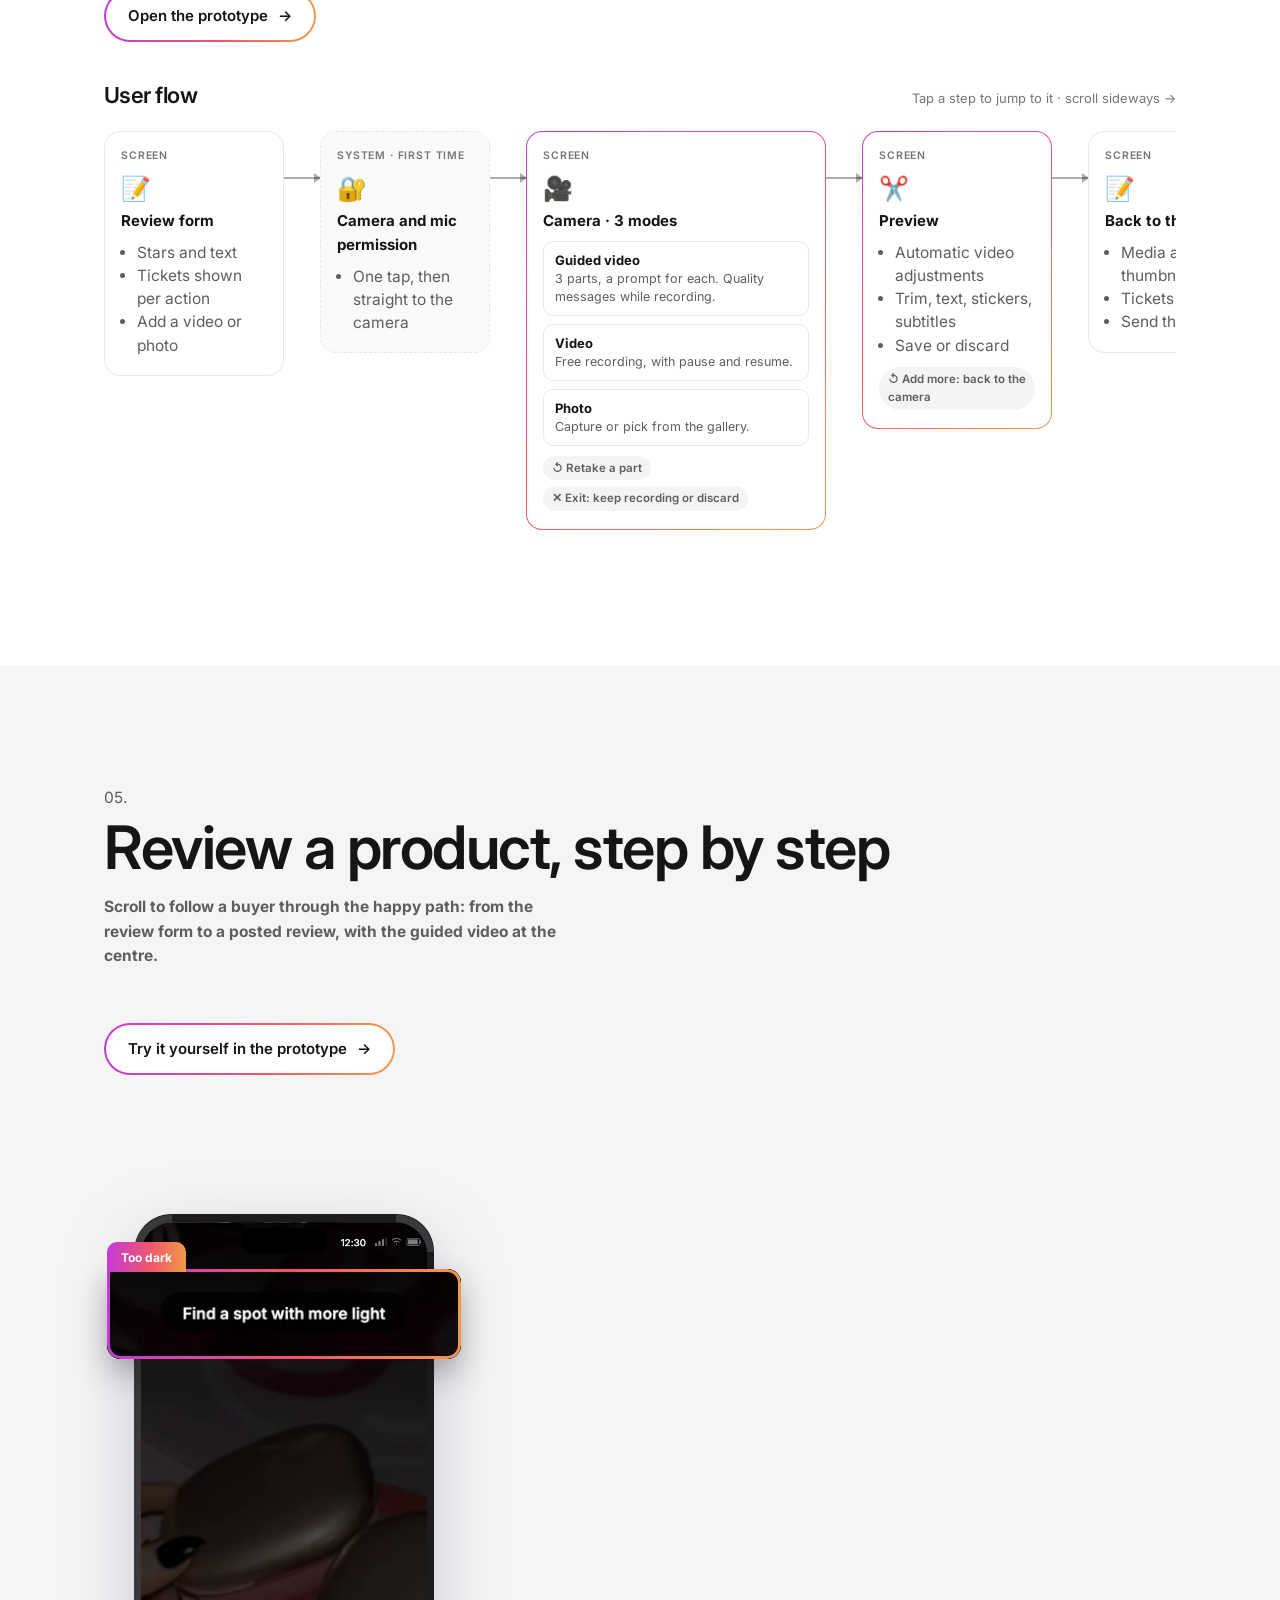
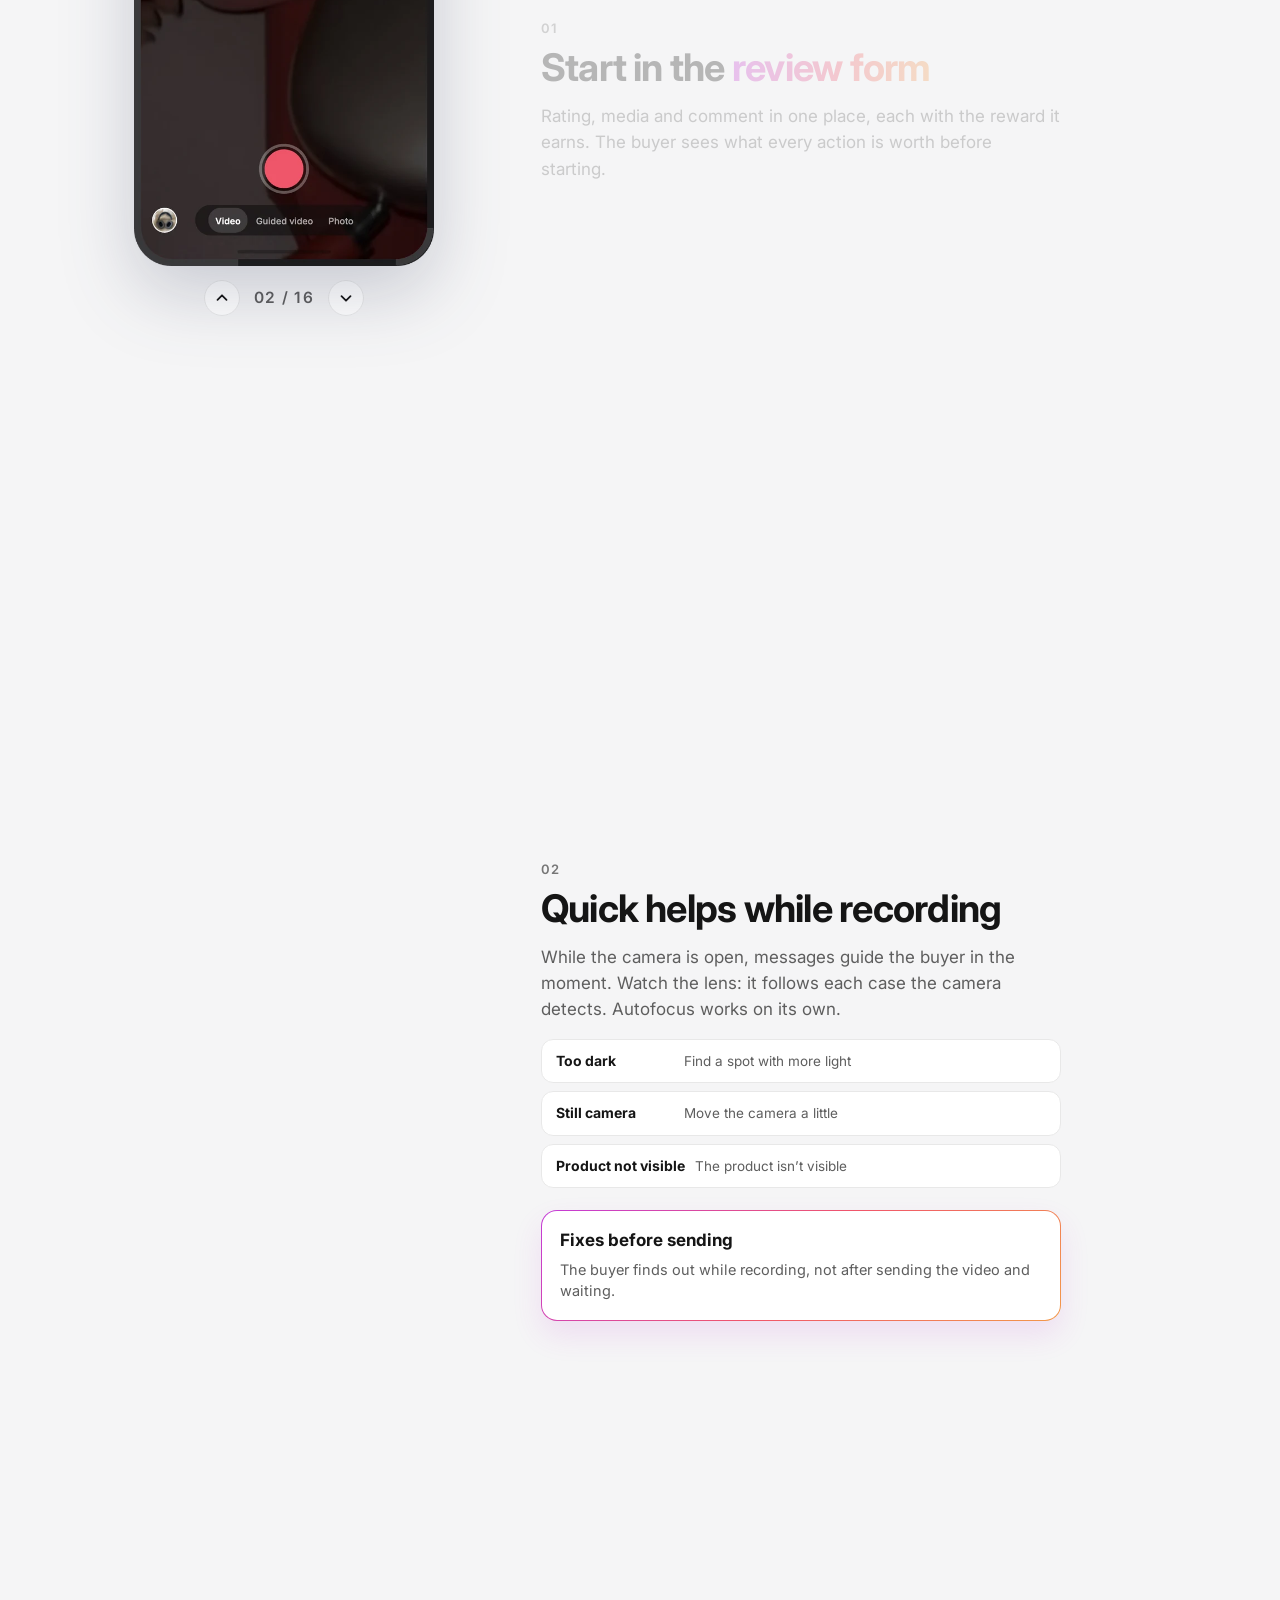
<file: case-study/reviews.html>
<!doctype html>
<html lang="en">
<head>
  <meta charset="utf-8">
  <meta name="viewport" content="width=device-width, initial-scale=1">
  <script>try{var l=(/[?&]lang=(en|es)\b/.exec(location.search)||[])[1]||localStorage.getItem('mpl-lang');if(l==='es'){document.documentElement.classList.add('i18n-pending');setTimeout(function(){document.documentElement.classList.remove('i18n-pending')},2500)}}catch(e){}</script>
  <title>Guided camera for video reviews · María Paula León</title>
  <meta name="description" content="Case study: a native in-app camera that guides buyers to record useful video reviews. Shipped in Brazil, 2026.">
  <link rel="icon" href="../favicon.svg" type="image/svg+xml">
  <link rel="icon" href="../favicon-32.png" type="image/png" sizes="32x32">
  <link rel="apple-touch-icon" href="../apple-touch-icon.png">
  <meta name="theme-color" content="#ffffff">
  <meta name="robots" content="index,follow,max-image-preview:large">
  <link rel="canonical" href="https://marialeonl.github.io/guided-camera-reviews/case-study/reviews.html">
  <meta property="og:type" content="website">
  <meta property="og:site_name" content="María Paula León">
  <meta property="og:title" content="Guided camera for video reviews · María Paula León">
  <meta property="og:description" content="Case study: a native in-app camera that guides buyers to record useful video reviews. Shipped in Brazil, 2026.">
  <meta property="og:url" content="https://marialeonl.github.io/guided-camera-reviews/case-study/reviews.html">
  <meta property="og:image" content="https://marialeonl.github.io/guided-camera-reviews/case-study/img/og-reviews.jpg">
  <meta property="og:image:width" content="1200">
  <meta property="og:image:height" content="630">
  <meta property="og:image:alt" content="Guided camera for video reviews: three phone screens from the review form and the guided camera">
  <meta property="og:locale" content="en_US">
  <meta property="og:locale:alternate" content="es_ES">
  <meta name="twitter:card" content="summary_large_image">
  <meta name="twitter:title" content="Guided camera for video reviews · María Paula León">
  <meta name="twitter:description" content="Case study: a native in-app camera that guides buyers to record useful video reviews. Shipped in Brazil, 2026.">
  <meta name="twitter:image" content="https://marialeonl.github.io/guided-camera-reviews/case-study/img/og-reviews.jpg">
  <meta name="twitter:image:alt" content="Guided camera for video reviews: three phone screens from the review form and the guided camera">
  <link rel="preconnect" href="https://fonts.googleapis.com">
  <link rel="preconnect" href="https://fonts.gstatic.com" crossorigin>
  <link href="https://fonts.googleapis.com/css2?family=Inter:wght@300;400;500;600;700;800&display=swap" rel="stylesheet">
  <link rel="stylesheet" href="tokens.css">
  <link rel="stylesheet" href="styles.css?v=190">
<link rel="stylesheet" href="header.css">
</head>
<body>

<!-- DRAFT · Items marked TBC are pending confirmation. Remove them before publishing. -->

<a class="skip" href="#main">Skip to content</a>

<script src="header.js?v=7"></script>

<main id="main">

<!-- 1 · HERO -->
<section class="hero" aria-labelledby="sh-guided-camera-for-video-reviews">
  <div class="hero-layers" aria-hidden="true">
    <div class="hl hl-bg"></div>
    <img class="hl hl-person" src="img/hero-person.webp?v=2" alt="" width="1171" height="1244">
  </div>
  <script>
    (function () {
      var hero = document.currentScript.closest('.hero');
      if (!hero || matchMedia('(prefers-reduced-motion: reduce)').matches) return;
      var bg = hero.querySelector('.hl-bg'), person = hero.querySelector('.hl-person');
      var tx = 0, ty = 0, x = 0, y = 0, raf = 0;
      function tick() {
        x += (tx - x) * .08; y += (ty - y) * .08;
        bg.style.transform = 'translate3d(' + (x * -18) + 'px,' + (y * -14) + 'px,0) scale(1.1)';
        person.style.transform = 'translate3d(' + (x * 40) + 'px,' + (y * 24) + 'px,0)';
        raf = (Math.abs(tx - x) > .001 || Math.abs(ty - y) > .001) ? requestAnimationFrame(tick) : 0;
      }
      function go() { if (!raf) raf = requestAnimationFrame(tick); }
      hero.addEventListener('mousemove', function (e) {
        var r = hero.getBoundingClientRect();
        tx = (e.clientX - r.left) / r.width * 2 - 1; ty = (e.clientY - r.top) / r.height * 2 - 1; go();
      });
      hero.addEventListener('mouseleave', function () { tx = 0; ty = 0; go(); });
    })();
  </script>
  <div class="wrap">
    <p class="eyebrow">Case study 01 · Social commerce</p>
    <h1 id="sh-guided-camera-for-video-reviews">Guided camera for <span class="grad-text">video reviews</span></h1>
    <span class="pill">Product Designer · Co-lead</span>
    <a class="pbtn" href="../prototype/index.html">Try the prototype<i aria-hidden="true">→</i></a>
  </div>
  <p class="hero-foot">0→1 · Native mobile · Shipped in Brazil, rolling out across Latin America · 2026</p>
</section>

<!-- 2 · SUMMARY -->
<section class="slide" aria-label="Summary">
  <div class="wrap summary">
    <div>
      <h3>Mission</h3>
      <p>Help buyers record useful product videos for their reviews, and turn those videos into content the marketplace can reuse.</p>

      <div hidden>
      <h3>My contributions</h3>
      <p>We designed the camera from scratch, from research to handoff.</p>
      <ul>
        <li><strong>I led</strong> the interaction states and edge cases: interruptions, going back from preview, discarding and the timer</li>
        <li><strong>I led</strong> the motion library for the camera, used in the engineering handoff</li>
        <li><strong>We</strong> ran the research: journey map, competitive benchmark and a camera feature benchmark (79 features, 4 apps)</li>
        <li><strong>We</strong> designed the review form, camera modes and controls, and low- and mid-fidelity prototypes <span class="tbc">TBC: role of Claude / Codex</span></li>
        <li><strong>We</strong> led the handoff with engineering and the presentations to product and stakeholders</li>
      </ul>
      </div>

      <h3>Results</h3>
      <ul>
        <li>Shipped a native camera inside the review flow, from concept to production in three months</li>
        <li>Scaled to 100% in Brazil after an A/B test, then rolled out to other countries</li>
        <li>In an A/B test, more reviews included video, and buyers added more video per review</li>
        <li>Shipped in two planned releases: guided capture first, then quick quality helps and editing</li>
      </ul>
    </div>
    <dl class="facts">
      <dt>Role</dt><dd>Product Designer · Co-lead</dd>
      <dt>Team</dt><dd>2 product designers, 2 product managers, 2 engineers</dd>
      <dt>Timeline</dt><dd>Jul – Sep 2026 · iteration ongoing</dd>
      <dt>Platform</dt><dd>Native app · Android &amp; iOS</dd>
      <dt>Market</dt><dd>Latin America</dd>
      <dt>Skills</dt>
      <dd class="tags">
        <span class="tag">Product design</span><span class="tag">Interaction design</span><span class="tag">Benchmark</span><span class="tag">AI prototyping</span><span class="tag">Motion</span><span class="tag">A/B testing</span>
      </dd>
    </dl>
  </div>
</section>

<!-- TIMELINE -->
<section class="slide dark" hidden aria-labelledby="sh-from-research-to-rollout-in-three-months">
  <div class="wrap">
    <p class="kicker">Timeline</p>
    <h2 id="sh-from-research-to-rollout-in-three-months" class="title">From research to rollout in three months</h2>
    <ol class="timeline">
      <li><time>Jul</time><b>Research</b><span>Journey map of the current flow, Q&amp;A with the Reviews team, product requirements.</span></li>
      <li><time>Aug</time><b>Explore &amp; prototype</b><span>Camera feature benchmark (79 features, 4 apps). Low- and mid-fidelity prototypes.</span></li>
      <li><time>Late Aug</time><b>A/B test</b><span>New camera vs. previous flow, in Brazil, on Android.</span></li>
      <li><time>Sep</time><b>100% in Brazil</b><span>Scaled to every buyer in Brazil.</span></li>
      <li><time>Sep</time><b>Regional rollout</b><span>Progressive rollout to other countries.</span></li>
      <li class="now"><time>Sep → now</time><b>Release 2</b><span>Quick quality helps while recording, and editing in preview.</span></li>
    </ol>
  </div>
</section>

<!-- 3 · PROBLEM -->
<section class="chapter" aria-labelledby="sh-the-problem">
  <div class="wrap">
    <p class="num">01.</p>
    <h2 id="sh-the-problem">The problem</h2>
    <div class="rule-wrap"><div class="rule"></div></div>
  </div>
</section>

<section class="slide" aria-labelledby="sh-from-having-video-to-having-good-video">
  <div class="wrap split">
    <div>
      <p class="kicker">01.</p>
      <h2 id="sh-from-having-video-to-having-good-video" class="title">From “having video” to “having good video”</h2>
      <p class="lede">Buyers could already add a video to a review, but only through a very basic camera that gave no help.</p>

      <p class="label">Context</p>
      <p>Reviews help buyers decide with real experiences. Social commerce leaders had stopped treating the review as a form and turned it into native, incentivised video content. Until then, the review flow simply opened the phone’s own camera to take a photo or record a video. Nothing was guided or standardised, and the experience was inconsistent across iOS and Android.</p>

      <p class="label">Challenge</p>
      <p><strong>For buyers:</strong> “I don’t know what to record.” Videos missed the product details that matter, or buyers gave up.</p>
      <p><strong>For the business:</strong> review videos were a valuable but underused asset that could feed product pages and short-video content.</p>
    </div>
    <div class="prev">
      <p class="label">Before: the phone’s own camera</p>
      <div class="prev-flow">
        <figure><img src="img/reviews/prev-camera-1.webp?v=1" alt="The phone’s own camera in video mode, ready to record: flash, exposure and flip controls, a grid and a red record button" loading="lazy" width="480" height="1040"><figcaption><b>Ready</b>A grid and a record button, with no guidance.</figcaption></figure>
        <figure><img src="img/reviews/prev-camera-2.webp?v=1" alt="The same camera while recording, with a 00:08 timer and a stop button" loading="lazy" width="480" height="1040"><figcaption><b>Recording</b>A timer and a stop button.</figcaption></figure>
        <figure><img src="img/reviews/prev-camera-3.webp?v=1" alt="The review screen after recording: a trim strip, Retake, play and Use Video" loading="lazy" width="480" height="1040"><figcaption><b>Review</b>Trim, retake or use the video.</figcaption></figure>
      </div>
    </div>
  </div>
</section>

<section class="slide grey" hidden aria-label="Buyer profiles">
  <div class="wrap">
    <p hidden><span class="ask">How might we help buyers record a useful product video with little effort, without lowering review completion?</span></p>
    <div class="cards">
      <div class="card">
        <div class="icon">?</div>
        <h3>“I don’t know what to show”</h3>
        <p>Wants to help but needs guidance on what to record. Benefits most from step-by-step prompts.</p>
      </div>
      <div class="card">
        <div class="icon">→</div>
        <h3>The fast reviewer</h3>
        <p>Knows what to say and values speed. Needs a short, simple flow.</p>
      </div>
      <div class="card">
        <div class="icon">★</div>
        <h3>The creator</h3>
        <p>Enjoys making detailed videos and is motivated by rewards. Produces the most reusable content.</p>
      </div>
    </div>
  </div>
</section>

<!-- 4 · RESEARCH & BENCHMARK -->
<section class="chapter" aria-labelledby="sh-research-benchmark">
  <div class="wrap">
    <p class="num">02.</p>
    <h2 id="sh-research-benchmark">Research &amp; benchmark</h2>
    <div class="rule-wrap"><div class="rule"></div></div>
  </div>
</section>

<section class="slide grey" aria-labelledby="sh-journey-map-the-current-flow">
  <div class="wrap">
    <p class="kicker">02.</p>
    <h2 id="sh-journey-map-the-current-flow" class="title">Journey map: the current flow</h2>
    <p class="lede">We started with the problem, not the solution: mapping the existing review flow, step by step, to find where buyers drop off.</p>
    <p><span class="ask">Where does the current flow lose buyers who want to record a video?</span></p>
    <div class="journey-wrap">
      <div class="journey">
        <div class="rowh"><span class="emo">🧭</span>Stage</div>
        <div class="stage"><span class="emo big">🔔</span>Trigger<small>Push 5 days after delivery</small></div>
        <div class="stage"><span class="emo big">📝</span>Review form<small>Stars, photo/video, text</small></div>
        <div class="stage"><span class="emo big">🔐</span>Permissions<small>First time only</small></div>
        <div class="stage"><span class="emo big">🎥</span>Recording<small>Phone camera, no guidance</small></div>
        <div hidden class="stage"><span class="emo big">⚠️</span>Validation<small>Errors after upload</small></div>
        <div class="lc stage"><span class="emo big">📤</span>Submit<small>Confirms and sends</small></div>
        <div hidden class="stage"><span class="emo big">⏳</span>Moderation<small>Async content review</small></div>
        <div hidden class="stage"><span class="emo big">🎉</span>Result<small>Points + review visible</small></div>
        <div class="rowh emo-h"><span><span class="emo">🎭</span>Emotion</span></div>
        <div class="curve"><svg viewBox="0 0 800 150" preserveAspectRatio="none" aria-hidden="true"><defs><linearGradient id="emo-grad" gradientUnits="userSpaceOnUse" x1="0" y1="0" x2="800" y2="0"><stop offset="0" stop-color="#c33bd8"/><stop offset=".55" stop-color="#f0566a"/><stop offset="1" stop-color="#f2994a"/></linearGradient></defs><line x1="0" y1="75" x2="800" y2="75" stroke="rgba(21,21,21,.14)" stroke-dasharray="4 4" vector-effect="non-scaling-stroke"/><polyline points="80,75 240,97 400,75 560,119 720,53" fill="none" stroke="url(#emo-grad)" stroke-width="3.5" stroke-linejoin="round" stroke-linecap="round" vector-effect="non-scaling-stroke"/></svg><span class="mk neu" style="left:10%;top:50.0%"><i>😐</i><b>Neutral</b></span><span class="mk cau" style="left:30%;top:64.7%"><i>🤔</i><b>Unsure</b></span><span class="mk neu" style="left:50%;top:50.0%"><i>😐</i><b>Neutral</b></span><span class="mk cau" style="left:70%;top:79.3%"><i>😟</i><b>Insecure</b></span><span class="mk pos" style="left:90%;top:35.3%"><i>😌</i><b>Relieved</b></span></div>
        <div class="rowh"><span class="emo">👤</span>Buyer does</div>
        <div>Gets a push notification. Often doesn’t have the product at hand and ignores it.</div>
        <div>Sees the stars, photo and video buttons and an empty text field. Taps “Video”.</div>
        <div>Accepts the system camera permission with one tap.</div>
        <div>Records in one take with the phone’s default camera, then confirms or discards.</div>
        <div hidden>Back in the form, sees errors if the video is too short, too long or flagged.</div>
        <div class="lc">Confirms and sends. Sees the rewards earned.</div>
        <div hidden>Waits without knowing how long it will take.</div>
        <div hidden>Points are credited and the review appears on the product page.</div>
        <div class="rowh"><span class="emo">💔</span>Pain points</div>
        <div class="pain"><span class="bad">⚠️</span> Timing is right for testing the product, but not for having it nearby. The push is forgotten.</div>
        <div class="pain hot"><span class="drop">🔥 Drop-off #1</span><br>Empty text field with no guidance. The reward is not linked to the video.</div>
        <div class="pain"><span class="bad">⚠️</span> Low friction. Not a relevant drop-off point.</div>
        <div class="pain hot"><span class="drop">🔥 Drop-off #2</span><br>The phone’s own camera: no framing guide, no prompts, no take count, no light adjustment. One-take pressure. Inconsistent across platforms.</div>
        <div hidden class="pain hot"><span class="drop">🔥 Drop-off #3</span><br>Reactive validation: the buyer learns about the error after recording and waiting. No clear way to re-record.</div>
        <div class="lc pain"><span class="bad">⚠️</span> Confirmation doesn’t say the video still needs approval.</div>
        <div hidden class="pain"><span class="bad">⚠️</span> Rejected videos get no clear reason and no invitation to retry.</div>
        <div hidden class="pain"><span class="bad">⚠️</span> No signal of impact, so no reason to do it again.</div>
        <div class="rowh last"><span class="emo">💡</span>Opportunity</div>
        <div class="opp last">Snooze option and a deep link to a pre-filled form.</div>
        <div class="opp last">Show the reward per action at the moment of choice. Guidance chips by product type.</div>
        <div class="opp last">Keep it simple.</div>
        <div class="opp last">Our own camera: framing guides, what-to-record prompts, multi-take, auto light adjustment.</div>
        <div hidden class="opp last">Prevent errors while recording (minimum length, dark screen). Human message + “Re-record with guide”.</div>
        <div class="lc opp last">Explain what happens next.</div>
        <div hidden class="opp last">Rejection reason in plain language + direct path to re-record.</div>
        <div hidden class="opp last">Close the loop: show that the review helped someone.</div>
      </div>
    </div>
    <p class="scroll-hint">Scroll sideways to see the full journey →</p>
    <aside class="ai"><span class="ai-chip">✦ AI-native</span><p><strong>AI to find the pain points.</strong> We used AI first to understand the current flow, then gave it the funnel metrics to see where the main pain points were. We took those to the team and asked which drops mattered most, and built the journey map from there.</p></aside>
  </div>
</section>

<section class="slide" aria-labelledby="sh-three-critical-drop-off-points">
  <div class="wrap">
    <h2 id="sh-three-critical-drop-off-points" class="title" style="font-size:clamp(28px,3.4vw,40px)">Three critical drop-off points</h2>
    <div class="dp">
      <div class="dp-stage" aria-hidden="true">
        <div class="dp-fig on" data-i="0"><img src="img/reviews/drop-1.webp?v=3" alt="" width="1000" height="1100" decoding="async"></div>
        <div class="dp-fig" data-i="1"><img src="img/reviews/drop-2.webp?v=3" alt="" width="1000" height="1100" loading="lazy" decoding="async"></div>
        <div class="dp-fig" data-i="2"><img src="img/reviews/drop-3.webp?v=3" alt="" width="1000" height="1100" loading="lazy" decoding="async"></div>
      </div>
      <div class="dp-list">
        <button type="button" class="dp-card on" data-i="0"><span class="n">Drop-off 1 · Review form</span><h3>Nothing says what to record</h3><p>The form shows an empty text field and a video button. With no hint of what to show, or what it earns, the buyer skips the video.</p></button>
        <button type="button" class="dp-card" data-i="1"><span class="n">Drop-off 2 · Recording</span><h3>An open camera and no idea what to do</h3><p>Without guidance on what to show or say, the buyer can’t make a video worth posting, and cancels.</p></button>
        <button type="button" class="dp-card" data-i="2"><span class="n">Drop-off 3 · Validation</span><h3>Errors arrive after recording</h3><p>The buyer learns the video is too short, too long or flagged only after recording and waiting, with no clear way to record again.</p></button>
      </div>
    </div>
    <script>
      document.querySelectorAll('.dp').forEach(function (dp) {
        var cards = dp.querySelectorAll('.dp-card'), imgs = dp.querySelectorAll('.dp-stage [data-i]');
        function show(i) {
          cards.forEach(function (c) { c.classList.toggle('on', c.dataset.i === i); });
          imgs.forEach(function (m) { m.classList.toggle('on', m.dataset.i === i); });
        }
        cards.forEach(function (c) {
          c.addEventListener('mouseenter', function () { show(c.dataset.i); });
          c.addEventListener('focus', function () { show(c.dataset.i); });
          c.addEventListener('click', function () { show(c.dataset.i); });
        });
      });
    </script>
  </div>
</section>

<section class="slide grey" aria-labelledby="sh-competitive-solutions-by-problem">
  <div class="wrap">
    <p class="kicker">02.</p>
    <h2 id="sh-competitive-solutions-by-problem" class="title">Competitive solutions by problem</h2>
    <p class="lede">With the problems defined, we looked at how other players solve each one, instead of comparing feature lists.</p>
    <p><span class="ask">Who solves each problem, and how?</span></p>
    <div class="bt" role="tablist" aria-label="Benchmark view">
      <button type="button" role="tab" class="bt-tab on" aria-selected="true" data-tab="sum"><svg viewBox="0 0 24 24" fill="none" stroke="currentColor" stroke-width="1.8" stroke-linecap="round" stroke-linejoin="round" aria-hidden="true"><rect x="3" y="3" width="7.5" height="7.5" rx="1.5"/><rect x="13.5" y="3" width="7.5" height="7.5" rx="1.5"/><rect x="3" y="13.5" width="7.5" height="7.5" rx="1.5"/><rect x="13.5" y="13.5" width="7.5" height="7.5" rx="1.5"/></svg>Key patterns</button>
      <button type="button" role="tab" class="bt-tab" aria-selected="false" data-tab="full"><svg viewBox="0 0 24 24" fill="none" stroke="currentColor" stroke-width="1.8" stroke-linecap="round" stroke-linejoin="round" aria-hidden="true"><rect x="3" y="4" width="18" height="16" rx="2"/><path d="M3 9.5h18M3 15h18M9 4v16"/></svg>Full benchmark</button>
    </div>
    <div class="sev-legend"><span class="sev1"><span class="sev">1</span> Neutral</span><span class="sev2"><span class="sev">2</span> Friction</span><span class="sev3"><span class="sev">3</span> Cause of drop-off</span></div>
    <div class="bt-panel" data-panel="sum">
    <div class="bsum">
      <div class="bs-grid"><div class="bs-item sev3"><span class="bs-p"><span class="sev">3</span>Blank slate · No narrative</span><svg class="bs-ic" viewBox="0 0 40 40" fill="none" stroke="currentColor" stroke-width="1.5" stroke-linecap="round" stroke-linejoin="round" aria-hidden="true"><rect x="11" y="3" width="18" height="34" rx="4"/><rect x="14.5" y="9" width="11" height="5" rx="1.2"/><rect x="14.5" y="16.5" width="11" height="5" rx="1.2"/><rect x="14.5" y="24" width="11" height="5" rx="1.2" stroke-dasharray="2 2"/><path d="M33 6v4M31 8h4"/></svg><h3>Guided takes with prompts</h3><p>Short takes in a set order, each with a prompt adapted to the product category.</p><span class="bs-from">Seen in Shopee · TikTok Shop, partly</span></div><div class="bs-item sev3"><span class="bs-p"><span class="sev">3</span>One-take pressure</span><svg class="bs-ic" viewBox="0 0 40 40" fill="none" stroke="currentColor" stroke-width="1.5" stroke-linecap="round" stroke-linejoin="round" aria-hidden="true"><rect x="3" y="13" width="9.5" height="14" rx="2"/><rect x="15.25" y="13" width="9.5" height="14" rx="2"/><rect x="27.5" y="13" width="9.5" height="14" rx="2" stroke-dasharray="2 2"/><path d="M30 17.5l4.5 5M34.5 17.5l-4.5 5"/></svg><h3>Multi-clip recording</h3><p>The video is recorded in segments, and one can be discarded without losing the rest.</p><span class="bs-from">Seen in Shopee · our own camera</span></div><div class="bs-item sev2"><span class="bs-p"><span class="sev">2</span>Doesn’t see the reward</span><svg class="bs-ic" viewBox="0 0 40 40" fill="none" stroke="currentColor" stroke-width="1.5" stroke-linecap="round" stroke-linejoin="round" aria-hidden="true"><path d="M5 12h30v5a3 3 0 0 0 0 6v5H5v-5a3 3 0 0 0 0-6z"/><path d="M15 12v16" stroke-dasharray="2 2.5"/><path d="M24.5 16.5l1.3 2.7 3 .4-2.2 2 .6 2.9-2.7-1.4-2.7 1.4.6-2.9-2.2-2 3-.4z"/></svg><h3>Reward visible upfront</h3><p>What each action earns is shown before recording, starting from the delivery notification.</p><span class="bs-from">Seen in TikTok Shop · Shopee</span></div><div class="bs-item sev2"><span class="bs-p"><span class="sev">2</span>Records a dark screen</span><svg class="bs-ic" viewBox="0 0 40 40" fill="none" stroke="currentColor" stroke-width="1.5" stroke-linecap="round" stroke-linejoin="round" aria-hidden="true"><rect x="5" y="9" width="30" height="22" rx="4"/><circle cx="20" cy="20" r="5.5"/><path d="M14 5h12"/><circle cx="31" cy="31" r="6" fill="#fff"/><path d="M28.4 31l1.8 1.8 3.4-3.6"/></svg><h3>Checks before upload</h3><p>The camera detects when the product isn’t visible and blocks the upload with a clear message.</p><span class="bs-from">Seen in Shopee</span></div><div class="bs-item sev2"><span class="bs-p"><span class="sev">2</span>No help with framing, light or audio</span><svg class="bs-ic" viewBox="0 0 40 40" fill="none" stroke="currentColor" stroke-width="1.5" stroke-linecap="round" stroke-linejoin="round" aria-hidden="true"><circle cx="18" cy="22" r="6"/><path d="M18 10v2.5M18 31.5V34M6 22h2.5M27.5 22H30M9.5 13.5l1.8 1.8M24.7 28.7l1.8 1.8M9.5 30.5l1.8-1.8M24.7 15.3l1.8-1.8"/><path d="M32 4l1.2 2.8L36 8l-2.8 1.2L32 12l-1.2-2.8L28 8l2.8-1.2z"/></svg><h3>Automatic camera help</h3><p>Light, HDR and night adjustments apply when the camera opens, with no extra step.</p><span class="bs-from">Seen in TikTok Shop · Shopee</span></div><div class="bs-item sev1"><span class="bs-p"><span class="sev">1</span>No editing · Photo instead of video</span><svg class="bs-ic" viewBox="0 0 40 40" fill="none" stroke="currentColor" stroke-width="1.5" stroke-linecap="round" stroke-linejoin="round" aria-hidden="true"><path d="M4 14a3 3 0 0 1 3-3h4l2.5-3.5h9L25 11h4a3 3 0 0 1 3 3v6"/><path d="M4 14v13a3 3 0 0 0 3 3h12"/><circle cx="16" cy="20" r="5"/><circle cx="26" cy="32" r="2.5"/><circle cx="34" cy="32" r="2.5"/><path d="M27.8 30.2L35 22M32.2 30.2L25 22"/></svg><h3>Native camera and light editor</h3><p>A camera that only records video, plus trim, filters, music, stickers and text.</p><span class="bs-from">Seen in Shopee · TikTok Shop</span></div></div>
    </div>
    </div>
    <div class="bt-panel" data-panel="full" hidden>
    <div class="table-wrap">
      <table class="matrix bench">
        <thead><tr><th><span class="emo">🧭</span>Problem</th><th>TikTok Shop<small>App flow + technical teardown</small></th><th>Shopee<small>Real purchase + technical teardown</small></th><th>WhatsApp<small>App flow <span class="tbc">TBC</span></small></th><th>Our camera<small>Our own product</small></th></tr></thead>
        <tbody>
            <tr class="group"><th colspan="5"><span class="emo">🔔</span>Before opening the camera</th></tr>
            <tr class="sev3"><th><span class="sev">3 · Drop-off #1</span>Blank slate: doesn’t know what to say or show</th><td class="s-part"><span class="sol"><span class="st part">~</span><b>Partial</b></span><p>Two topic chips as a light hint. No structure.</p></td><td class="s-ok"><span class="sol"><span class="st ok">✓</span><b>Solved</b></span><p>Guided mode: three short takes with prompts by product category.</p></td><td class="s-nv"><span class="sol"><span class="st nv">—</span><b>Pending</b></span><p><span class="tbc">TBC</span></p></td><td class="s-no"><span class="sol"><span class="st no">✕</span><b>Not solved</b></span><p>No templates or prompts.</p></td></tr>
            <tr class="sev2"><th><span class="sev">2 · Friction</span>Late timing: the request arrives when the excitement is gone</th><td class="s-ok"><span class="sol"><span class="st ok">✓</span><b>Solved</b></span><p>The reward shows up in the delivery notification.</p></td><td class="s-no"><span class="sol"><span class="st no">✕</span><b>Not solved</b></span><p>No timing hook.</p></td><td class="s-nv"><span class="sol"><span class="st nv">—</span><b>Pending</b></span><p><span class="tbc">TBC</span></p></td><td class="s-no"><span class="sol"><span class="st no">✕</span><b>Not solved</b></span><p>Not part of the post-delivery flow.</p></td></tr>
            <tr class="sev2"><th><span class="sev">2 · Friction</span>Doesn’t see the reward before recording</th><td class="s-ok"><span class="sol"><span class="st ok">✓</span><b>Solved</b></span><p>Coins shown before recording, from the delivery notification.</p></td><td class="s-ok"><span class="sol"><span class="st ok">✓</span><b>Solved</b></span><p>Coins split by effort: text, photo, video, guided video.</p></td><td class="s-nv"><span class="sol"><span class="st nv">—</span><b>Pending</b></span><p><span class="tbc">TBC</span></p></td><td class="s-nv"><span class="sol"><span class="st nv">—</span><b>Not validated</b></span><p>Not validated.</p></td></tr>
            <tr class="sev1"><th><span class="sev">1 · Neutral</span>No anonymity for sensitive categories</th><td class="s-ok"><span class="sol"><span class="st ok">✓</span><b>Solved</b></span><p>Anonymous toggle inside the review flow.</p></td><td class="s-ok"><span class="sol"><span class="st ok">✓</span><b>Solved</b></span><p>Anonymous toggle inside the review flow.</p></td><td class="s-nv"><span class="sol"><span class="st nv">—</span><b>Pending</b></span><p><span class="tbc">TBC</span></p></td><td class="s-no"><span class="sol"><span class="st no">✕</span><b>Not solved</b></span><p>Videos are public and tied to the creator’s profile.</p></td></tr>
            <tr class="group"><th colspan="5"><span class="emo">🎥</span>While recording</th></tr>
            <tr class="sev3"><th><span class="sev">3 · Drop-off #2</span>One-take pressure: a mistake means starting over</th><td class="s-no"><span class="sol"><span class="st no">✕</span><b>Not solved</b></span><p>A single take. No multi-clip.</p></td><td class="s-ok"><span class="sol"><span class="st ok">✓</span><b>Solved</b></span><p>Records in segments. One can be discarded without losing the rest.</p></td><td class="s-nv"><span class="sol"><span class="st nv">—</span><b>Pending</b></span><p><span class="tbc">TBC</span></p></td><td class="s-ok"><span class="sol"><span class="st ok">✓</span><b>Solved</b></span><p>Native multi-clip. Segments are discarded one by one.</p></td></tr>
            <tr class="sev3"><th><span class="sev">3 · Drop-off #2</span>No narrative: what to show, and in what order</th><td class="s-part"><span class="sol"><span class="st part">~</span><b>Partial</b></span><p>Topic chips suggest what to cover, not the order.</p></td><td class="s-ok"><span class="sol"><span class="st ok">✓</span><b>Solved</b></span><p>Three takes set the order: intro, product in use, verdict. Each with its own prompt.</p></td><td class="s-nv"><span class="sol"><span class="st nv">—</span><b>Pending</b></span><p><span class="tbc">TBC</span></p></td><td class="s-no"><span class="sol"><span class="st no">✕</span><b>Not solved</b></span><p>No guided structure.</p></td></tr>
            <tr class="sev2"><th><span class="sev">2 · Friction</span>No help with framing, light or audio</th><td class="s-part"><span class="sol"><span class="st part">~</span><b>Partial</b></span><p>Automatic HDR, night mode and AI adjustment when the camera opens. No framing guide.</p></td><td class="s-ok"><span class="sol"><span class="st ok">✓</span><b>Solved</b></span><p>Automatic light correction on open, brightness sliders and front flash.</p></td><td class="s-nv"><span class="sol"><span class="st nv">—</span><b>Pending</b></span><p><span class="tbc">TBC</span></p></td><td class="s-no"><span class="sol"><span class="st no">✕</span><b>Not solved</b></span><p>No help while recording.</p></td></tr>
            <tr class="sev2"><th><span class="sev">2 · Friction</span>Records a dark screen or doesn’t show the product</th><td class="s-part"><span class="sol"><span class="st part">~</span><b>Partial</b></span><p>Detects speech vs. silence. Doesn’t block when the product is missing.</p></td><td class="s-ok"><span class="sol"><span class="st ok">✓</span><b>Solved</b></span><p>Detects it live and blocks the upload with a clear message.</p></td><td class="s-nv"><span class="sol"><span class="st nv">—</span><b>Pending</b></span><p><span class="tbc">TBC</span></p></td><td class="s-no"><span class="sol"><span class="st no">✕</span><b>Not solved</b></span><p>No detection. The video goes straight to moderation.</p></td></tr>
            <tr class="group"><th colspan="5"><span class="emo">📤</span>After recording</th></tr>
            <tr class="sev1"><th><span class="sev">1 · Neutral</span>No editing: what you record is what gets published</th><td class="s-ok"><span class="sol"><span class="st ok">✓</span><b>Solved</b></span><p>Full editor: auto-cut, beat sync, templates and AI effects.</p></td><td class="s-ok"><span class="sol"><span class="st ok">✓</span><b>Solved</b></span><p>Trim, filters, music, stickers and text.</p></td><td class="s-nv"><span class="sol"><span class="st nv">—</span><b>Pending</b></span><p><span class="tbc">TBC</span></p></td><td class="s-ok"><span class="sol"><span class="st ok">✓</span><b>Solved</b></span><p>Filters, text and music.</p></td></tr>
            <tr class="sev1"><th><span class="sev">1 · Neutral</span>Uploads a photo instead of a video</th><td class="s-ok"><span class="sol"><span class="st ok">✓</span><b>Solved</b></span><p>The native camera only records video.</p></td><td class="s-ok"><span class="sol"><span class="st ok">✓</span><b>Solved</b></span><p>Native camera with no gallery, so formats can’t be mixed.</p></td><td class="s-nv"><span class="sol"><span class="st nv">—</span><b>Pending</b></span><p><span class="tbc">TBC</span></p></td><td class="s-ok"><span class="sol"><span class="st ok">✓</span><b>Solved</b></span><p>Records straight to video.</p></td></tr>
            <tr class="sev2"><th><span class="sev">2 · Friction</span>Rejected with no reason and no retry</th><td class="s-part"><span class="sol"><span class="st part">~</span><b>Partial</b></span><p>In-app notice. The reason isn’t always given.</p></td><td class="s-part"><span class="sol"><span class="st part">~</span><b>Partial</b></span><p>Status notice. No clear way to retry.</p></td><td class="s-nv"><span class="sol"><span class="st nv">—</span><b>Pending</b></span><p><span class="tbc">TBC</span></p></td><td class="s-no"><span class="sol"><span class="st no">✕</span><b>Not solved</b></span><p>No rejection feedback and no retry.</p></td></tr>
            <tr class="sev1"><th><span class="sev">1 · Neutral</span>Doesn’t know if the review helped anyone</th><td class="s-no"><span class="sol"><span class="st no">✕</span><b>Not solved</b></span><p>Not addressed.</p></td><td class="s-no"><span class="sol"><span class="st no">✕</span><b>Not solved</b></span><p>Not addressed.</p></td><td class="s-nv"><span class="sol"><span class="st nv">—</span><b>Pending</b></span><p><span class="tbc">TBC</span></p></td><td class="s-part"><span class="sol"><span class="st part">~</span><b>Partial</b></span><p>Likes and view counts.</p></td></tr>
        </tbody>
      </table>
    </div>
    </div>
    <script>
      (function () {
        var tabs = document.querySelectorAll('.bt-tab'), panels = document.querySelectorAll('.bt-panel');
        tabs.forEach(function (t) {
          t.addEventListener('click', function () {
            tabs.forEach(function (x) { var on = x === t; x.classList.toggle('on', on); x.setAttribute('aria-selected', on); });
        panels.forEach(function (p) { p.hidden = p.dataset.panel !== t.dataset.tab; });
          });
        });
      })();
    </script>
    <aside class="ai"><span class="ai-chip">✦ AI-native</span><p><strong>Where this comes from.</strong> We went through each player’s review flow in the app and recorded a full review on a real Shopee purchase. With AI, we ran a technical teardown of the TikTok Shop and Shopee apps to see how their cameras actually behave, not only what the screens show: which helps are automatic and which depend on the user. In the full benchmark, each column says how that player was reviewed.</p></aside>
  </div>
</section>

<!-- 5 · EXPLORING THE FLOW -->
<section class="chapter" aria-labelledby="sh-exploring-the-flow">
  <div class="wrap">
    <p class="num">03.</p>
    <h2 id="sh-exploring-the-flow">Exploring the flow</h2>
    <div class="rule-wrap"><div class="rule"></div></div>
  </div>
</section>

<section class="slide grey" aria-labelledby="sh-user-flow-the-buyers-goal-at-each-step">
  <div class="wrap">
    <p hidden><span class="ask">Where does the camera live, and how does the content get back to the review?</span></p>
    <div class="uf-head"><h3 id="sh-user-flow-the-buyers-goal-at-each-step">User flow · the buyer’s goal at each step</h3></div>
    <div class="ug">
      <div class="ug-step"><span class="ug-n">01</span><span class="ug-e">🔔</span><h4>Get the request</h4><p>“My order arrived. Is it worth my time?”</p></div>
      <div class="ug-step"><span class="ug-n">02</span><span class="ug-e">⭐</span><h4>Rate the product</h4><p>“Let me say quickly what I think.”</p></div>
      <div class="ug-step"><span class="ug-n">03</span><span class="ug-e">🎥</span><h4>Show the product</h4><p>“I want to show it, but I don’t know what to record.”</p></div>
      <div class="ug-step"><span class="ug-n">04</span><span class="ug-e">👀</span><h4>Check the result</h4><p>“Does it look right before others see it?”</p></div>
      <div class="ug-step"><span class="ug-n">05</span><span class="ug-e">📤</span><h4>Send and get rewarded</h4><p>“Done. What did I earn?”</p></div>
    </div>
    <div class="flow-head"><h3>Low-fidelity endgame · happy path</h3></div>
    <div class="lf-ctx">
      <p><strong>Why we built it.</strong> Before deciding what to ship, we needed to see the whole experience in one place: where the camera lives inside the review, how the video gets back to the form, and which helps the buyer needs at each moment.</p>
      <p><strong>What we were looking for.</strong> A complete version to test on a phone, find where the flow felt long or confusing, and use as the base to decide what goes into the first release and what waits.</p>
    </div>
    <p class="scroll-hint">Scroll sideways →</p>
    <div class="screens">
        <figure><img src="img/reviews/lofi-01-a-formulario-vacio-3.webp?v=4" alt="Low-fidelity screen: Review form: rating, photo or video, text" loading="lazy" width="480" height="1020"><figcaption><b>Entry</b>Review form: rating, photo or video, text</figcaption></figure>
        <span class="sep" aria-hidden="true">→</span>
        <figure><img src="img/reviews/lofi-02-b-formulario-con-video-5-ai-revisando.webp?v=4" alt="Low-fidelity screen: The video returns to the form" loading="lazy" width="480" height="1020"><figcaption><b>Media added</b>The video returns to the form</figcaption></figure>
        <span class="sep" aria-hidden="true">→</span>
        <figure><img src="img/reviews/lofi-03-1-modal-de-calidad.webp?v=4" alt="Low-fidelity screen: What makes a good review: length, product, voice" loading="lazy" width="480" height="1020"><figcaption><b>Before recording</b>What makes a good review: length, product, voice</figcaption></figure>
        <span class="sep" aria-hidden="true">→</span>
        <figure><img src="img/reviews/lofi-04-2-default-sin-grabar.webp?v=4" alt="Low-fidelity screen: Ready to record, with framing guide" loading="lazy" width="480" height="1020"><figcaption><b>Camera</b>Ready to record, with framing guide</figcaption></figure>
        <span class="sep" aria-hidden="true">→</span>
        <figure><img src="img/reviews/lofi-08-4-consejos-empaque-s1.webp?v=4" alt="Low-fidelity screen: Show how the package arrived" loading="lazy" width="480" height="1020"><figcaption><b>Take 1 tip</b>Show how the package arrived</figcaption></figure>
        <span class="sep" aria-hidden="true">→</span>
        <figure><img src="img/reviews/lofi-12-6-grabando-s1-clip-1-activo.webp?v=4" alt="Low-fidelity screen: Take 1 in progress" loading="lazy" width="480" height="1020"><figcaption><b>Recording</b>Take 1 in progress</figcaption></figure>
        <span class="sep" aria-hidden="true">→</span>
        <figure><img src="img/reviews/lofi-13-7-grabando-s2-s1-completado.webp?v=4" alt="Low-fidelity screen: Take 1 saved, next prompt" loading="lazy" width="480" height="1020"><figcaption><b>Take 2</b>Take 1 saved, next prompt</figcaption></figure>
        <span class="sep" aria-hidden="true">→</span>
        <figure><img src="img/reviews/lofi-14-8-preview-de-clip-regrabar-opcion.webp?v=4" alt="Low-fidelity screen: Review the takes before continuing" loading="lazy" width="480" height="1020"><figcaption><b>Preview</b>Review the takes before continuing</figcaption></figure>
        <span class="sep" aria-hidden="true">→</span>
        <figure><img src="img/reviews/lofi-15-14-audio-con-sin-deteccion-de-voz.webp?v=4" alt="Low-fidelity screen: Audio on or off, basic edits" loading="lazy" width="480" height="1020"><figcaption><b>Edit</b>Audio on or off, basic edits</figcaption></figure>
        <span class="sep" aria-hidden="true">→</span>
        <figure><img src="img/reviews/lofi-16-15-resena-publicada-volver-a-mis-opinion.webp?v=4" alt="Low-fidelity screen: Review published, reward earned" loading="lazy" width="480" height="1020"><figcaption><b>Done</b>Review published, reward earned</figcaption></figure>
    </div>
    <div class="flow-head"><h3>Also explored</h3><span>Ideas tested in low fidelity; not all made it to the first releases</span></div>
    <div class="screens explored">
        <figure><img src="img/reviews/lofi-05-3-efectos-stickers-fondos-filtros.webp?v=4" alt="Low-fidelity screen: Stickers on the viewfinder" loading="lazy" width="480" height="1020"><figcaption><b>Effects</b>Stickers on the viewfinder</figcaption></figure>
        <span class="sep" aria-hidden="true">→</span>
        <figure><img src="img/reviews/lofi-06-3b-efectos-tab-fondos.webp?v=4" alt="Low-fidelity screen: Virtual backgrounds" loading="lazy" width="480" height="1020"><figcaption><b>Backgrounds</b>Virtual backgrounds</figcaption></figure>
        <span class="sep" aria-hidden="true">→</span>
        <figure><img src="img/reviews/lofi-07-3c-efectos-tab-filtros.webp?v=4" alt="Low-fidelity screen: Colour filters with intensity" loading="lazy" width="480" height="1020"><figcaption><b>Filters</b>Colour filters with intensity</figcaption></figure>
        <span class="sep" aria-hidden="true">→</span>
        <figure><img src="img/reviews/lofi-11-5-guias-ar-donde-poner-el-producto.webp?v=4" alt="Low-fidelity screen: Where to place the product" loading="lazy" width="480" height="1020"><figcaption><b>AR guide</b>Where to place the product</figcaption></figure>
    </div>
    <aside class="ai"><span class="ai-chip">✦ AI-native</span><p><strong>An endgame first, built in code.</strong> With AI, we mapped every solution from the benchmark against what buyers needed. From that map we built a low-fidelity endgame: the complete version, designed without thinking about team capacity. We built it as working HTML with Claude and Codex, so we could test the flow on a real phone and use the full picture to prioritise which features go first.</p></aside>
  </div>
</section>

<!-- 6 · AI-NATIVE PROTOTYPING -->
<section class="chapter" hidden aria-labelledby="sh-ai-native-prototyping">
  <div class="wrap">
    <p class="num">04.</p>
    <h2 id="sh-ai-native-prototyping">AI-native prototyping</h2>
    <div class="rule-wrap"><div class="rule"></div></div>
  </div>
</section>

<section class="slide" hidden aria-labelledby="sh-prototypes-we-could-hold-in-our-hands">
  <svg class="blob" viewBox="0 0 600 600" style="right:-160px;top:-60px;width:min(720px,80vw)" aria-hidden="true"><defs><linearGradient id="blobg" x1="0" y1="0" x2="1" y2="1"><stop offset="0" stop-color="#ffd9cf"/><stop offset="1" stop-color="#f3d3f7"/></linearGradient></defs><path fill="url(#blobg)" d="M421 63c76 43 146 120 151 205 5 86-56 180-136 236-80 57-179 77-262 44C91 515 24 430 8 336-7 241 28 136 98 79 168 22 345 20 421 63Z"/></svg>
  <div class="wrap split">
    <div>
      <p class="kicker">04.</p>
      <h2 id="sh-prototypes-we-could-hold-in-our-hands" class="title">Prototypes we could hold in our hands</h2>
      <p class="lede">A camera is hard to judge in static frames. We tested gestures, timers and states on a real device.</p>
      <aside class="ai" style="margin-top:8px"><span class="ai-chip">✦ AI in every stage</span>
        <ul class="ai-steps">
          <li><b>Research</b><span>Synthesis of the flow and data into the journey map</span></li>
          <li><b>Benchmark</b><span>Technical teardown of each app and a 79-feature catalogue</span></li>
          <li><b>Prototypes</b><span>Working prototypes in code with Claude and Codex, tested on device</span></li>
          <li><b>Motion</b><span>A motion library for the camera, ready for engineering</span></li>
          <li><b>Learning</b><span>Review of published videos to spot common situations</span></li>
          <li><b>Handoff</b><span>Figma only to organise and hand off</span></li>
        </ul>
      </aside>
      <p class="label">What I decided</p>
      <p>AI made exploring fast. The calls stayed with us: which states matter, what stays out of the first release, and how the camera should move and respond. <span class="tbc">TBC</span></p>
    </div>
    <div class="media">
      <div class="ph"><b>Video · Coded prototype on device</b>10–15 s screen recording of the prototype: switching modes, recording a guided take, preview.</div>
    </div>
  </div>
</section>

<!-- 7 · KEY DECISIONS -->
<section class="chapter" aria-labelledby="sh-key-decisions">
  <div class="wrap">
    <p class="num">04.</p>
    <h2 id="sh-key-decisions">Key decisions</h2>
    <div class="rule-wrap"><div class="rule"></div></div>
  </div>
</section>

<section class="slide" aria-labelledby="sh-from-the-endgame-to-priorities">
  <div class="wrap">
    <p class="kicker">04.</p>
    <h2 id="sh-from-the-endgame-to-priorities" class="title">From the endgame to priorities</h2>
    <p class="lede">We listed every feature from the endgame and ranked it by impact on getting good videos against effort. We went first for the causes of drop-off, and placed everything else around them.</p>
    <div class="dc">
      <div class="dc-item">
        <span class="dc-tag">Explains · Release 1 and Release 2</span>
        <svg class="dc-ill" viewBox="0 0 440 150" fill="none" stroke="currentColor" stroke-width="1.6" stroke-linecap="round" stroke-linejoin="round" aria-hidden="true">
          <rect x="22" y="22" width="120" height="30" rx="10"/><path d="M36 33h60M36 42h38"/>
          <rect x="22" y="60" width="120" height="30" rx="10"/><path d="M36 71h74M36 80h46"/>
          <rect x="22" y="98" width="120" height="30" rx="10"/><path d="M36 109h52M36 118h66"/>
          <path d="M160 75h58"/><path d="M210 67l9 8-9 8"/>
          <rect x="256" y="10" width="86" height="130" rx="16"/><rect x="266" y="26" width="66" height="76" rx="8" stroke-dasharray="4 4"/>
          <rect x="268" y="108" width="40" height="14" rx="7" fill="#d6336c" stroke="none"/>
          <path d="M296 66l3.5 7 7.5 1-5.5 5.2 1.4 7.6-6.9-3.7-6.9 3.7 1.4-7.6-5.5-5.2 7.5-1z" fill="#f2994a" stroke="none"/>
          <rect x="358" y="30" width="64" height="22" rx="11" fill="#fff"/><path d="M370 41h40"/>
          <rect x="358" y="62" width="64" height="22" rx="11" fill="#fff"/><path d="M370 73h30"/>
          <rect x="358" y="94" width="64" height="22" rx="11" fill="#fff"/><path d="M370 105h36"/>
          <path d="M342 41h14M342 73h14M342 105h14" stroke-dasharray="2 3"/>
        </svg>
        <h3>Guide with what people already say</h3>
        <p><strong>The problem.</strong> An empty camera gives no hint of what to show or say.</p>
        <p><strong>What we decided.</strong> Prompts that change with the product in the first release. In the second, stickers built from what buyers already say: we took the comments users had left on the platform and analysed them with AI to find what they mention most.</p>
        <p><strong>Why.</strong> Guidance that sounds like the buyer’s own words is easier to follow and feels less like a form.</p>
      </div>
      <div class="dc-item">
        <span class="dc-tag">Explains · Release 2</span>
        <svg class="dc-ill" viewBox="0 0 440 150" fill="none" stroke="currentColor" stroke-width="1.6" stroke-linecap="round" stroke-linejoin="round" aria-hidden="true">
          <rect x="70" y="10" width="86" height="130" rx="16"/>
          <rect x="80" y="24" width="66" height="80" rx="8" fill="#151515"/>
          <rect x="84" y="32" width="58" height="22" rx="11" fill="#fff"/>
          <circle cx="96" cy="43" r="6" fill="#d6336c" stroke="none"/><path d="M96 40v4M96 46v.5" stroke="#fff" stroke-width="1.4"/>
          <path d="M107 43h26"/>
          <circle cx="113" cy="123" r="8" fill="#d6336c" stroke="none"/>
          <path d="M184 75h72"/><path d="M248 67l9 8-9 8"/>
          <rect x="284" y="10" width="86" height="130" rx="16"/>
          <rect x="294" y="24" width="66" height="80" rx="8" fill="#f2994a" fill-opacity=".28"/>
          <circle cx="327" cy="62" r="20" fill="#fff"/><path d="M317 62l7 7 13-15" stroke="#3f7a1c" stroke-width="3"/>
          <circle cx="327" cy="123" r="8" fill="#3f7a1c" stroke="none"/>
        </svg>
        <h3>Prevent instead of correct</h3>
        <p><strong>The problem.</strong> Buyers found out about a dark or empty video only after recording and waiting.</p>
        <p><strong>What we decided.</strong> Flag it while recording, and improve light, audio and framing automatically, so nothing depends on the buyer fixing it.</p>
        <p><strong>Why.</strong> An error caught before sending costs a few seconds. One caught after costs the whole video.</p>
      </div>
    </div>
    <div class="pz">
        <div class="pz-col pz-now"><div class="pz-head"><span class="pz-n">1</span><h3>Release 1</h3><p>Our hypothesis: a guided video would give fuller, better-quality videos, and more videos in reviews.</p></div><ul><li><b>Native camera in the review</b><span>With timer, flash and flip camera. Replaces the gallery upload and the phone’s camera.</span><div class="pz-chips"><span class="pz-chip i-high">Impact · High</span><span class="pz-chip e-high">Effort · High</span></div></li><li><b>Three modes: guided video, video and photo</b><span>One camera, one mode per intent.</span><div class="pz-chips"></div></li><li><b>Guided prompts</b><span>What to show and say, adapted to the product.</span><div class="pz-chips"><span class="pz-chip i-high">Impact · High</span><span class="pz-chip e-medium">Effort · Medium</span></div></li><li><b>Reward per action, upfront</b><span>What each action earns, before recording.</span><div class="pz-chips"><span class="pz-chip i-medium">Impact · Medium</span><span class="pz-chip e-low">Effort · Low</span></div></li></ul></div>
        <div class="pz-col pz-next"><div class="pz-head"><span class="pz-n">2</span><h3>Release 2</h3><p>Quick helps that improve the video with no extra effort.</p></div><ul><li><b>Checks while recording</b><span>Flags a dark screen or a missing product before sending.</span><div class="pz-chips"><span class="pz-chip i-high">Impact · High</span><span class="pz-chip e-medium">Effort · Medium</span></div></li><li><b>Automatic audio and subtitles</b><span>Cleans the audio and adds editable subtitles.</span><div class="pz-chips"><span class="pz-chip i-medium">Impact · Medium-high</span><span class="pz-chip e-medium">Effort · Medium</span></div></li><li><b>Stickers from real reviews</b><span>Built from the comments users already left on the platform.</span><div class="pz-chips"></div></li><li><b>Simple edits in preview</b><span>Trim, text and stickers.</span><div class="pz-chips"></div></li></ul></div>
        <div class="pz-col pz-later"><div class="pz-head"><span class="pz-n">3</span><h3>Later</h3><p>Valuable, but outside the camera.</p></div><ul><li><b>Rejection feedback and retry</b><span>A clear reason and a way to record again.</span><div class="pz-chips"><span class="pz-chip i-high">Impact · High</span><span class="pz-chip e-low">Effort · Low</span></div></li><li><b>Reminder when the product isn’t at hand</b><span>Save the intention and come back later.</span><div class="pz-chips"><span class="pz-chip i-medium">Impact · Medium-high</span><span class="pz-chip e-low">Effort · Low</span></div></li><li><b>Reviewer profile and anonymity</b><span>Visibility as a one-tap choice.</span><div class="pz-chips"><span class="pz-chip i-medium">Impact · Medium</span><span class="pz-chip e-medium">Effort · Medium</span></div></li><li><b>Video reviews grouped on the product page</b><span>For the buyers who watch.</span><div class="pz-chips"><span class="pz-chip i-medium">Impact · Medium</span><span class="pz-chip e-medium">Effort · Medium</span></div></li></ul></div>
        <div class="pz-col pz-parked"><div class="pz-head"><span class="pz-n">—</span><h3>Explored, parked</h3><p>Tested in the endgame, left out to keep the camera simple.</p></div><ul><li><b>Effects and stickers on the viewfinder</b><span></span><div class="pz-chips"></div></li><li><b>Virtual backgrounds</b><span></span><div class="pz-chips"></div></li><li><b>Colour filters</b><span></span><div class="pz-chips"></div></li><li><b>AR guide for placing the product</b><span></span><div class="pz-chips"></div></li></ul></div>
    </div>
    <p class="pz-note" hidden>Impact and effort as estimated with the team before the flow was defined. <span class="tbc">TBC: release split</span></p>
  </div>
</section>

<section class="slide dark" hidden aria-label="Design trade-offs">
  <div class="wrap">
    <p class="lede" style="color:#fff">Three trade-offs that shaped the first version. <span class="tbc">TBC: confirm these were the hardest calls</span></p>

    <div class="decision">
      <p class="n">1</p>
      <div>
        <h3>Guidance vs. speed</h3>
        <div class="options">
          <div class="opt"><small>Option A</small>A full guided storyboard with an editor, like the quality-first benchmark.</div>
          <div class="opt chosen"><small>We chose</small>Three short takes with one prompt each, and no editor in the first version.</div>
        </div>
        <p><strong>Why:</strong> guidance had to help the buyer who doesn’t know what to show, without slowing down the buyer in a hurry or lowering review completion.</p>
      </div>
    </div>

    <div class="decision">
      <p class="n">2</p>
      <div>
        <h3>Separate modes by intent</h3>
        <div class="options">
          <div class="opt"><small>Option A</small>One camera that mixes guided capture, free recording and gallery uploads.</div>
          <div class="opt chosen"><small>We chose</small>Three tabs. Guided video records in-app only; free video and photo also accept the gallery.</div>
        </div>
        <p><strong>Why:</strong> guided takes only work if they are recorded with the prompts. Buyers with an existing video still have a fast path.</p>
      </div>
    </div>

    <div class="decision">
      <p class="n">3</p>
      <div>
        <h3>Designing for interruptions</h3>
        <p>A call, a locked screen or the app going to background should never cost the buyer their work. I defined what each mode keeps:</p>
        <div class="table-wrap">
          <table>
            <thead><tr><th>Situation</th><th>Free video</th><th>Guided video</th><th>Photo</th></tr></thead>
            <tbody>
              <tr><th>Interruption while recording</th><td>Pauses and keeps everything recorded</td><td>Drops only the take in progress; completed takes stay</td><td>Returns ready to shoot</td></tr>
              <tr><th>Back from preview</th><td>Keeps the video and recording state</td><td>Keeps every take and step</td><td>Starts fresh</td></tr>
              <tr><th>Discard</th><td>Asks for confirmation</td><td>Asks for confirmation</td><td>No confirmation: easy to retake</td></tr>
            </tbody>
          </table>
        </div>
        <p style="margin-top:16px"><strong>Why:</strong> the cost of losing content grows with the effort it took. Confirmation and persistence follow that cost.</p>
      </div>
    </div>
  </div>
</section>

<!-- 8 · FINAL PRODUCT -->
<section class="chapter" aria-labelledby="sh-final-product">
  <div class="wrap">
    <p class="num">05.</p>
    <h2 id="sh-final-product">Final product</h2>
    <div class="rule-wrap"><div class="rule"></div></div>
  </div>
</section>


<section class="slide" aria-labelledby="sh-the-final-flow">
  <div class="wrap">
    <p class="kicker">05.</p>
    <h2 id="sh-the-final-flow" class="title">The final flow</h2>
    <p class="lede">From the review form to a sent review, with the camera and the preview at the centre.</p>
    <a class="pbtn pbtn-d" href="../prototype/index.html">Open the prototype<i aria-hidden="true">→</i></a>
    <div class="uf-head"><h3>User flow</h3><span>Tap a step to jump to it · scroll sideways →</span></div>
    <div class="uf-wrap">
      <div class="uf">
        <div class="uf-col">
          <div class="uf-node" role="link" tabindex="0" data-target="st-0"><span class="uf-k">Screen</span><span class="uf-e">📝</span><h4>Review form</h4><ul><li>Stars and text</li><li>Tickets shown per action</li><li>Add a video or photo</li></ul></div>
        </div>
        <div class="uf-arrow" aria-hidden="true"></div>
        <div class="uf-col">
          <div class="uf-node sys" role="link" tabindex="0" data-target="st-2"><span class="uf-k">System · first time</span><span class="uf-e">🔐</span><h4>Camera and mic permission</h4><ul><li>One tap, then straight to the camera</li></ul></div>
        </div>
        <div class="uf-arrow" aria-hidden="true"></div>
        <div class="uf-col wide">
          <div class="uf-node key" role="link" tabindex="0" data-target="st-2"><span class="uf-k">Screen</span><span class="uf-e">🎥</span><h4>Camera · 3 modes</h4>
            <div class="uf-modes">
              <div class="uf-mode"><b>Guided video</b><span>3 parts, a prompt for each. Quality messages while recording.</span></div>
              <div class="uf-mode"><b>Video</b><span>Free recording, with pause and resume.</span></div>
              <div class="uf-mode"><b>Photo</b><span>Capture or pick from the gallery.</span></div>
            </div>
            <div class="uf-alt"><span>↺ Retake a part</span><span>✕ Exit: keep recording or discard</span></div>
          </div>
        </div>
        <div class="uf-arrow" aria-hidden="true"></div>
        <div class="uf-col">
          <div class="uf-node key" role="link" tabindex="0" data-target="st-6"><span class="uf-k">Screen</span><span class="uf-e">✂️</span><h4>Preview</h4><ul><li>Automatic video adjustments</li><li>Trim, text, stickers, subtitles</li><li>Save or discard</li></ul><div class="uf-alt"><span>↺ Add more: back to the camera</span></div></div>
        </div>
        <div class="uf-arrow" aria-hidden="true"></div>
        <div class="uf-col">
          <div class="uf-node" role="link" tabindex="0" data-target="st-15"><span class="uf-k">Screen</span><span class="uf-e">📝</span><h4>Back to the form</h4><ul><li>Media added as thumbnails</li><li>Tickets updated</li><li>Send the review</li></ul></div>
        </div>
        <div class="uf-arrow" aria-hidden="true"></div>
        <div class="uf-col">
          <div class="uf-node end" role="link" tabindex="0" data-target="st-15"><span class="uf-k">Outcome</span><span class="uf-e">🎉</span><h4>Review sent</h4><ul><li>“You earned N tickets”</li></ul></div>
        </div>
      </div>
    </div>

    <script>
      (function () {
        document.querySelectorAll('.uf-node[data-target]').forEach(function (n) {
          function go() { var t = document.getElementById(n.dataset.target); if (t) t.scrollIntoView({ behavior: 'smooth', block: 'start' }); }
          n.addEventListener('click', go);
          n.addEventListener('keydown', function (e) { if (e.key === 'Enter' || e.key === ' ') { e.preventDefault(); go(); } });
        });
      })();
    </script>
  </div>
</section>

<section id="s-story" class="slide grey" aria-labelledby="sh-review-a-product-step-by-step">
  <button type="button" class="story-toggle" id="story-toggle" aria-pressed="true" aria-controls="s-story" title="Turn the step-by-step animation on or off"><span class="st-label">Animation</span><span class="st-switch" aria-hidden="true"></span></button>
  <canvas class="story-bg" aria-hidden="true"></canvas>
  <div class="wrap">
    <p class="kicker">05.</p>
    <h2 id="sh-review-a-product-step-by-step" class="title">Review a product, step by step</h2>
    <p class="lede">Scroll to follow a buyer through the happy path: from the review form to a posted review, with the guided video at the centre.</p>
    <a class="pbtn pbtn-d" href="../prototype/index.html">Try it yourself in the prototype<i aria-hidden="true">→</i></a>
    <div class="story">
      <div class="story-stage">
        <div class="story-phone" aria-hidden="true"><img class="on" src="img/story/s0-form.webp?v=3" alt="" width="540" height="1174"><div class="story-cycle story-lupa" data-kind="lupa"><img class="cy on" src="img/story/s6-hints.webp?v=5" alt="" width="540" height="1174" data-label="Too dark"><img class="cy" src="img/story/s6-static.webp?v=5" alt="" width="540" height="1174" data-label="Still camera"><img class="cy" src="img/story/s6-noprod.webp?v=5" alt="" width="540" height="1174" data-label="Product not in frame"><div class="lupa-lens"><img class="lz on" src="img/story/s6-hints.webp?v=5" alt="" aria-hidden="true"><img class="lz" src="img/story/s6-static.webp?v=5" alt="" aria-hidden="true"><img class="lz" src="img/story/s6-noprod.webp?v=5" alt="" aria-hidden="true"></div><span class="lupa-tag">Too dark</span></div><div class="story-cycle" data-kind="cycle"><img class="cy on" src="img/story/s3-guided-1.webp?v=3" alt="" width="540" height="1174"><img class="cy" src="img/story/s1-camera.webp?v=5" alt="" width="540" height="1174"><img class="cy" src="img/story/s2-modes.webp?v=5" alt="" width="540" height="1174"></div><img class="" src="img/story/s3-guided-1.webp?v=3" alt="" width="540" height="1174" loading="lazy"><img class="" src="img/story/s4-guided-2.webp?v=3" alt="" width="540" height="1174" loading="lazy"><img class="" src="img/story/s5-guided-done.webp?v=7" alt="" width="540" height="1174" loading="lazy"><div class="story-cycle story-lupa" data-kind="lupa" data-variant="story-lupa-add"><img class="cy on" src="img/story/s7-preview.webp?v=5" alt="" width="540" height="1174" data-label="Add more"><div class="lupa-lens"><img class="lz on" src="img/story/s7-preview.webp?v=5" alt="" aria-hidden="true"></div><span class="lupa-tag">Add more</span></div><img class="" src="img/story/s1-camera.webp?v=5" alt="" width="540" height="1174" loading="lazy"><img class="" src="img/story/s2-modes.webp?v=5" alt="" width="540" height="1174" loading="lazy"><img class="" src="img/story/s9-preview-all.webp?v=3" alt="" width="540" height="1174" loading="lazy"><img class="" src="img/story/p1-trim.webp?v=3" alt="" width="540" height="1174" loading="lazy"><img class="" src="img/story/p2-text.webp?v=3" alt="" width="540" height="1174" loading="lazy"><img class="" src="img/story/p3-stickers.webp?v=3" alt="" width="540" height="1174" loading="lazy"><img class="" src="img/story/p4-sound.webp?v=3" alt="" width="540" height="1174" loading="lazy"><img class="" src="img/story/p5-subs.webp?v=3" alt="" width="540" height="1174" loading="lazy"><img class="" src="img/story/s9-form-all.webp?v=3" alt="" width="540" height="1174" loading="lazy"></div>
        <div class="story-nav"><button type="button" class="sn-btn sn-prev" aria-label="Previous step"><svg viewBox="0 0 20 20" fill="none" stroke="currentColor" stroke-width="2" stroke-linecap="round" stroke-linejoin="round" aria-hidden="true"><path d="M5 12l5-5 5 5"/></svg></button><p class="story-count"><span id="story-now">01</span> / 16</p><button type="button" class="sn-btn sn-next" aria-label="Next step"><svg viewBox="0 0 20 20" fill="none" stroke="currentColor" stroke-width="2" stroke-linecap="round" stroke-linejoin="round" aria-hidden="true"><path d="M5 8l5 5 5-5"/></svg></button></div>
      </div>
      <ol class="story-steps">
        <li class="story-step is-active" id="st-0" data-i="0">
          <img class="story-inline" src="img/story/s0-form.webp?v=3" alt="Review form: Rating, media and comment, each with its reward" width="540" height="1174" loading="lazy">
          <span class="story-n">01</span>
          <h3>Start in the <span class="grad-text">review form</span></h3>
          <p>Rating, media and comment in one place, each with the reward it earns. The buyer sees what every action is worth before starting.</p>
          
        </li>
        <li class="story-step" id="st-1" data-i="1">
          <img class="story-inline" src="img/story/s6-hints.webp?v=5" alt="Camera with the hint “Find a spot with more light” over a dark video" width="540" height="1174" loading="lazy">
          <span class="story-n">02</span>
          <h3>Quick helps while recording</h3>
          <p>While the camera is open, messages guide the buyer in the moment. Watch the lens: it follows each case the camera detects. Autofocus works on its own.</p><ol class="story-inside story-cases"><li><b>Too dark</b><span>Find a spot with more light</span></li><li><b>Still camera</b><span>Move the camera a little</span></li><li><b>Product not visible</b><span>The product isn’t visible</span></li></ol><p hidden></p>
          <div class="story-new"><b>Fixes before sending</b><span>The buyer finds out while recording, not after sending the video and waiting.</span></div>
        </li>
        <li class="story-step" id="st-2" data-i="2">
          <span class="story-inline story-inline-three"><img src="img/story/s1-camera.webp?v=5" alt="Camera in free video, ready to record" width="540" height="1174" loading="lazy"><img src="img/story/s3-guided-1.webp?v=3" alt="Camera in guided video: take 1 of 3 with an on-screen prompt" width="540" height="1174" loading="lazy"><img src="img/story/s2-modes.webp?v=5" alt="Camera in photo mode" width="540" height="1174" loading="lazy"></span>
          <span class="story-n">03</span>
          <h3>One <span class="grad-text">camera</span>, three modes</h3>
          <p>Once the camera opens, the buyer can take a <strong class="mode-k" data-k="0">guided video</strong>, <strong class="mode-k" data-k="1">a free video</strong> or <strong class="mode-k" data-k="2">a photo</strong>. Guided video comes first, because it gets the fullest videos.</p>
          <div class="story-new"><b>Three modes for three profiles</b><span>Guided video for the buyer who isn’t sure what to show, free video for the one who already knows, and photo for a quick shot.</span></div>
        </li>
        <li class="story-hgroup" data-group="h1">
<div class="story-hpanel" data-group="h1">
<div class="story-hhead"><span class="story-hn">04</span><span class="story-ht"><span class="grad-text">Guided video</span></span><span class="story-hdots"><i></i><i></i><i></i></span></div>
<div class="story-hstack">
<div class="story-hp" data-i="3"><span class="story-n">04</span>
          <h3><span class="grad-text">Guided video</span></h3>
          <p>Tap video and the camera opens on guided video first, the mode that gets the fullest videos. Inside, three short takes:</p><ol class="story-inside"><li><b>1 · Show</b><span>The product from the front</span></li><li><b>2 · Close-up</b><span>Get closer to show the details</span></li><li><b>3 · Use</b><span>Show how it’s used</span></li></ol><p hidden></p>
          <div class="story-new"><b>Our own camera inside the review flow</b><span>It replaced the phone’s default camera with one consistent experience on iOS and Android.</span></div><div class="story-detail"><b>Flash on both cameras</b><span>The rear camera uses the torch; the front camera lights up the screen.</span></div></div>
<div class="story-hp" data-i="4"><span class="story-n">05</span>
          <h3>One prompt per take</h3>
          <p>Each take asks for one thing, and a finished take stays saved. A mistake never means starting over.</p>
          <div class="story-new"><b>A guided mode</b><span>Three short takes, each with an on-screen prompt: the full product, the details, the product in use.</span></div><div class="story-detail"><b>Focused recording</b><span>While recording, tabs and controls hide and framing guides appear.</span></div></div>
<div class="story-hp" data-i="5"><span class="story-n">06</span>
          <h3>Three takes, ready</h3>
          <p>When the three takes are done the buyer moves on, or goes back to retake just one.</p>
          </div>
</div>
</div>
<div class="story-hspacers">
<div class="story-step story-spacer" id="st-3" data-i="3" data-flow="h1">
          <img class="story-inline" src="img/story/s3-guided-1.webp?v=3" alt="Camera in guided video: take 1 of 3 with an on-screen prompt" width="540" height="1174" loading="lazy">
          <span class="story-n">04</span>
          <h3><span class="grad-text">Guided video</span></h3>
          <p>Tap video and the camera opens on guided video first, the mode that gets the fullest videos. Inside, three short takes:</p><ol class="story-inside"><li><b>1 · Show</b><span>The product from the front</span></li><li><b>2 · Close-up</b><span>Get closer to show the details</span></li><li><b>3 · Use</b><span>Show how it’s used</span></li></ol><p hidden></p>
          <div class="story-new"><b>Our own camera inside the review flow</b><span>It replaced the phone’s default camera with one consistent experience on iOS and Android.</span></div><div class="story-detail"><b>Flash on both cameras</b><span>The rear camera uses the torch; the front camera lights up the screen.</span></div>
        </div>
<div class="story-step story-spacer" id="st-4" data-i="4" data-flow="h1">
          <img class="story-inline" src="img/story/s4-guided-2.webp?v=3" alt="Camera in guided video: take 2 of 3, asking to get closer to show the details" width="540" height="1174" loading="lazy">
          <span class="story-n">05</span>
          <h3>One prompt per take</h3>
          <p>Each take asks for one thing, and a finished take stays saved. A mistake never means starting over.</p>
          <div class="story-new"><b>A guided mode</b><span>Three short takes, each with an on-screen prompt: the full product, the details, the product in use.</span></div><div class="story-detail"><b>Focused recording</b><span>While recording, tabs and controls hide and framing guides appear.</span></div>
        </div>
<div class="story-step story-spacer" id="st-5" data-i="5" data-flow="h1">
          <img class="story-inline" src="img/story/s5-guided-done.webp?v=7" alt="Camera in guided video: the three takes are done, with a confirm button" width="540" height="1174" loading="lazy">
          <span class="story-n">06</span>
          <h3>Three takes, ready</h3>
          <p>When the three takes are done the buyer moves on, or goes back to retake just one.</p>
          
        </div>
</div>
        </li>
        <li class="story-step" id="st-6" data-i="6">
          <img class="story-inline" src="img/story/s7-preview.webp?v=3" alt="Preview of the guided video, with editing tools and the Add more and Save buttons" width="540" height="1174" loading="lazy">
          <span class="story-n">07</span>
          <h3>The <span class="grad-text">preview</span></h3>
          <p>When the guided video is ready, the preview shows it with the tickets it earned. Tap Add more to go back to the camera and add something else.</p>
          
        </li>
        <li class="story-step" id="st-7" data-i="7">
          <img class="story-inline" src="img/story/s1-camera.webp?v=5" alt="Camera in free video, ready to record" width="540" height="1174" loading="lazy">
          <span class="story-n">08</span>
          <h3>Free <span class="grad-text">video</span></h3>
          <p>Back in the camera, the buyer can switch to free video: record continuously or in parts, for when they already know what to show.</p>
          <div class="story-detail"><b>Settings that persist</b><span>Flash and front/rear camera stay the same across modes.</span></div>
        </li>
        <li class="story-step" id="st-8" data-i="8">
          <img class="story-inline" src="img/story/s2-modes.webp?v=5" alt="Camera in photo mode" width="540" height="1174" loading="lazy">
          <span class="story-n">09</span>
          <h3><span class="grad-text">Photo</span></h3>
          <p>Or take a photo, or pick one from the gallery, to complete the review.</p>
          <div class="story-detail"><b>Timer for hands-free takes</b><span>The camera locks during the countdown so a stray tap can’t break it.</span></div>
        </li>
        <li class="story-hgroup" data-group="h2">
<div class="story-hpanel" data-group="h2">
<div class="story-hhead"><span class="story-hn">10</span><span class="story-ht">The <span class="grad-text">preview</span></span><span class="story-hdots"><i></i><i></i><i></i><i></i><i></i><i></i></span></div>
<div class="story-hstack">
<div class="story-hp" data-i="9"><span class="story-n">10</span>
          <h3>The <span class="grad-text">preview</span>, with everything added</h3>
          <p>Now the preview shows all three: the guided video, the free video and the photo. Swipe through the tools to polish each one.</p>
          </div>
<div class="story-hp" data-i="10"><span class="story-n">11</span>
          <h3>Trim</h3>
          <p>Pick where the video starts and ends, and drag the selected part to move it. Only what matters stays.</p>
          </div>
<div class="story-hp" data-i="11"><span class="story-n">12</span>
          <h3>Add text</h3>
          <p>Write on the video and change the font, colour and alignment.</p>
          </div>
<div class="story-hp" data-i="12"><span class="story-n">13</span>
          <h3>Stickers</h3>
          <p>Add stickers and emojis. Some are suggested from the buyer’s own review, so they can say what matters in one tap.</p>
          <div class="story-new"><b>Stickers from real reviews</b><span>We analysed the comments buyers write most and turned them into stickers.</span></div></div>
<div class="story-hp" data-i="13"><span class="story-n">14</span>
          <h3>Sound</h3>
          <p>One of the biggest problems in the videos we saw was background noise. With the sound tool the buyer can turn the original audio off, and the app also cleans it automatically, so the video sounds clearer and the quality goes up.</p>
          <div class="story-new"><b>Automatic quality</b><span>Audio clean-up, stabilisation and framing, and auto trim apply on their own, with no extra step.</span></div></div>
<div class="story-hp" data-i="14"><span class="story-n">15</span>
          <h3>Subtitles</h3>
          <p>Show captions and edit each line. A buyer watching without sound can still follow the review.</p>
          </div>
</div>
</div>
<div class="story-hspacers">
<div class="story-step story-spacer" id="st-9" data-i="9" data-flow="h2">
          <img class="story-inline" src="img/story/s9-preview-all.webp?v=3" alt="Preview with the guided video, the free video and the photo as thumbnails" width="540" height="1174" loading="lazy">
          <span class="story-n">10</span>
          <h3>The <span class="grad-text">preview</span>, with everything added</h3>
          <p>Now the preview shows all three: the guided video, the free video and the photo. Swipe through the tools to polish each one.</p>
          
        </div>
<div class="story-step story-spacer" id="st-10" data-i="10" data-flow="h2">
          <img class="story-inline" src="img/story/p1-trim.webp?v=3" alt="Trim tool: a strip of frames to choose where the video starts and ends" width="540" height="1174" loading="lazy">
          <span class="story-n">11</span>
          <h3>Trim</h3>
          <p>Pick where the video starts and ends, and drag the selected part to move it. Only what matters stays.</p>
          
        </div>
<div class="story-step story-spacer" id="st-11" data-i="11" data-flow="h2">
          <img class="story-inline" src="img/story/p2-text.webp?v=3" alt="Text tool: typing on the video, with font styles and a colour slider" width="540" height="1174" loading="lazy">
          <span class="story-n">12</span>
          <h3>Add text</h3>
          <p>Write on the video and change the font, colour and alignment.</p>
          
        </div>
<div class="story-step story-spacer" id="st-12" data-i="12" data-flow="h2">
          <img class="story-inline" src="img/story/p3-stickers.webp?v=3" alt="Sticker picker, with suggestions taken from real reviews and emojis" width="540" height="1174" loading="lazy">
          <span class="story-n">13</span>
          <h3>Stickers</h3>
          <p>Add stickers and emojis. Some are suggested from the buyer’s own review, so they can say what matters in one tap.</p>
          <div class="story-new"><b>Stickers from real reviews</b><span>We analysed the comments buyers write most and turned them into stickers.</span></div>
        </div>
<div class="story-step story-spacer" id="st-13" data-i="13" data-flow="h2">
          <img class="story-inline" src="img/story/p4-sound.webp?v=3" alt="Preview with the sound tool, to turn the original audio off" width="540" height="1174" loading="lazy">
          <span class="story-n">14</span>
          <h3>Sound</h3>
          <p>One of the biggest problems in the videos we saw was background noise. With the sound tool the buyer can turn the original audio off, and the app also cleans it automatically, so the video sounds clearer and the quality goes up.</p>
          <div class="story-new"><b>Automatic quality</b><span>Audio clean-up, stabilisation and framing, and auto trim apply on their own, with no extra step.</span></div>
        </div>
<div class="story-step story-spacer" id="st-14" data-i="14" data-flow="h2">
          <img class="story-inline" src="img/story/p5-subs.webp?v=3" alt="Subtitles editor: each caption line can be edited, with a Show subtitles switch" width="540" height="1174" loading="lazy">
          <span class="story-n">15</span>
          <h3>Subtitles</h3>
          <p>Show captions and edit each line. A buyer watching without sound can still follow the review.</p>
          
        </div>
</div>
        </li>
        <li class="story-step" id="st-15" data-i="15">
          <img class="story-inline" src="img/story/s9-form-all.webp?v=3" alt="Review form: Guided video, video and photo in one review" width="540" height="1174" loading="lazy">
          <span class="story-n">16</span>
          <h3>Back to the <span class="grad-text">form</span></h3>
          <p>The three pieces of media return to the form as thumbnails and the tickets update. Posting shows the tickets the buyer earned.</p>
          <div class="story-new"><b>Ship in phases</b><span>A basic camera first, to learn fast. Then, release by release, quick helps that improve videos with no extra effort.</span></div><div class="story-detail"><b>Smart entry</b><span>The next time, the camera opens on photo, because the guided video is already in.</span></div>
        </li>
      </ol>
    </div>
  </div>
  <script>
    (function () {
      var steps = document.querySelectorAll('.story-step'), panels = document.querySelectorAll('.story-hp'), items = document.querySelectorAll('.story-phone > *'), now = document.getElementById('story-now');
      var flow = Array.prototype.map.call(steps, function (s) { return s.dataset.flow || 'v'; });
      var cycleTimer = 0;
      function cycle(el) {
        clearInterval(cycleTimer); cycleTimer = 0;
        document.querySelectorAll('.mode-k').forEach(function (w) { w.classList.remove('hot'); });
        if (!el || !el.classList.contains('story-cycle')) return;
        var cy = el.querySelectorAll('.cy'), lz = el.querySelectorAll('.lz'), tag = el.querySelector('.lupa-tag'), n = 0, every = el.dataset.kind === 'lupa' ? 2400 : 1500;
        function set(k) {
          cy.forEach(function (c, i) { c.classList.toggle('on', i === k); });
          lz.forEach(function (c, i) { c.classList.toggle('on', i === k); });
          if (tag && cy[k]) tag.textContent = cy[k].dataset.label || '';
          if (el.dataset.kind === 'cycle') document.querySelectorAll('.mode-k').forEach(function (w) { w.classList.toggle('hot', +w.dataset.k === k); });
        }
        set(0);
        cycleTimer = setInterval(function () { n = (n + 1) % cy.length; set(n); }, every);
      }
      function show(a) {
        items.forEach(function (m, k) {
          var cls = m.dataset.kind === 'lupa' ? 'story-cycle story-lupa story-img ' + (m.dataset.variant || '') : (m.classList.contains('story-cycle') ? 'story-cycle story-img' : 'story-img');
          if (k === a) cls += ' on';
          else if (flow[k] !== 'v' && flow[k] === flow[a]) cls += k < a ? ' h-prev' : ' h-next';
          else cls += k < a ? ' v-prev' : ' v-next';
          m.className = cls;
        });
        cycle(items[a]);
        steps.forEach(function (s, k) { s.classList.toggle('is-active', k === a); });
        document.querySelectorAll('.story-hpanel').forEach(function (pn) {
          var ps = pn.querySelectorAll('.story-hp'), dots = pn.querySelectorAll('.story-hdots i'), idx = -1;
          ps.forEach(function (p, j) { if (+p.dataset.i === a) idx = j; });
          dots.forEach(function (d, j) { d.classList.toggle('on', j === idx); d.classList.toggle('done', idx > -1 && j < idx); });
          pn.classList.toggle('off', idx === -1);
        });
        panels.forEach(function (p) {
          var k = +p.dataset.i, c = 'story-hp';
          if (k === a) c += ' on'; else c += k < a ? ' hp-prev' : ' hp-next';
          p.className = c;
        });
        now.textContent = ('0' + (a + 1)).slice(-2);
      }
      show(0);
      var current = 0, ticking = false, gliding = false, glideRaf = 0;
      var sec = document.getElementById('s-story'), btn = document.getElementById('story-toggle'), root = document.documentElement;
      var calm = matchMedia('(prefers-reduced-motion: reduce)').matches, KEY = 'mpl-story';
      function off() { return sec.classList.contains('is-static'); }
      function mid(i) { var r = steps[i].getBoundingClientRect(); return r.top + window.scrollY + r.height / 2 - window.innerHeight / 2; }
      function jump(y) { root.style.scrollBehavior = 'auto'; window.scrollTo(0, y); root.style.scrollBehavior = ''; }
      function sync() {
        ticking = false;
        if (off() || gliding) return;
        var c = window.innerHeight / 2, idx = -1;
        for (var i = 0; i < steps.length; i++) { var r = steps[i].getBoundingClientRect(); if (r.top <= c && r.bottom > c) { idx = i; break; } }
        if (idx > -1 && idx !== current) { current = idx; show(idx); }
      }
      /* Scrolling is the browser's own: the story only follows it. Automatic moves (arrows, taps on the dots, the on/off switch)
         are one short eased glide that always lands exactly on its target; the page's smooth-scroll setting is paused while it runs,
         and the visitor's own scrolling (wheel, touch, keys) cancels it. */
      function stopGlide() { if (glideRaf) { cancelAnimationFrame(glideRaf); glideRaf = 0; } gliding = false; root.style.scrollBehavior = ''; }
      function glide(y) {
        stopGlide();
        var from = window.scrollY, dist = y - from;
        if (Math.abs(dist) < 3) return;
        if (calm) { jump(y); return; }
        gliding = true; root.style.scrollBehavior = 'auto';
        var dur = Math.max(220, Math.min(340, Math.abs(dist) * 0.2 + 170)), t0 = 0;
        function tick(t) {
          if (!t0) t0 = t;
          var p = Math.min(1, (t - t0) / dur), k = 1 - Math.pow(1 - p, 3);
          window.scrollTo(0, from + dist * k);
          if (p < 1) glideRaf = requestAnimationFrame(tick);
          else { glideRaf = 0; gliding = false; root.style.scrollBehavior = ''; sync(); }
        }
        glideRaf = requestAnimationFrame(tick);
      }
      ['touchstart', 'wheel', 'keydown'].forEach(function (ev) { window.addEventListener(ev, function () { if (gliding) stopGlide(); }, { passive: true }); });
      window.addEventListener('scroll', function () { if (!ticking && !off()) { ticking = true; requestAnimationFrame(sync); } }, { passive: true });
      window.addEventListener('resize', sync);
      sync();
      /* Arrow and dot taps are meant to feel instant: while one is in flight the section runs with near-zero transitions (is-quick) */
      var quickTimer = 0;
      function quick() { sec.classList.add('is-quick'); clearTimeout(quickTimer); quickTimer = setTimeout(function () { sec.classList.remove('is-quick'); }, 600); }
      function goTo(i) { if (i >= 0 && i < steps.length) { quick(); current = i; show(i); glide(mid(i)); } }
      /* Up arrow: the step before; from the first step it goes up to the section's title */
      function toTitle() {
        var t = sec.querySelector('.kicker') || sec.querySelector('h2');
        if (!t) return;
        quick();
        glide(t.getBoundingClientRect().top + window.scrollY - 110);
      }
      document.querySelector('.sn-prev').addEventListener('click', function () { if (current <= 0) toTitle(); else goTo(current - 1); });
      document.querySelector('.sn-next').addEventListener('click', function () { goTo(current + 1); });
      /* Tap a segment at the top of a group to jump to that step */
      document.querySelectorAll('.story-hpanel').forEach(function (pn) {
        var ps = pn.querySelectorAll('.story-hp');
        pn.querySelectorAll('.story-hdots i').forEach(function (d, j) {
          d.setAttribute('role', 'button'); d.setAttribute('tabindex', '0'); d.setAttribute('aria-label', 'Go to step ' + (j + 1));
          function go() { if (ps[j]) goTo(+ps[j].dataset.i); }
          d.addEventListener('click', go);
          d.addEventListener('keydown', function (e) { if (e.key === 'Enter' || e.key === ' ') { e.preventDefault(); go(); } });
        });
      });
      /* A sideways swipe or horizontal wheel moves one step inside a group (vertical wheel is left alone) */
      window.addEventListener('wheel', function (e) {
        if (off() || Math.abs(e.deltaX) < Math.abs(e.deltaY) * 1.2 || Math.abs(e.deltaX) < 8) return;
        if (flow[current] === 'v') return;
        e.preventDefault();
        if (gliding) return;
        var next = current + (e.deltaX > 0 ? 1 : -1);
        if (next < 0 || next >= steps.length || flow[next] !== flow[current]) return;
        goTo(next);
      }, { passive: false });

      /* On/off switch (floats while this section is on screen). Off = a plain scrollable list, no sticky phone, no step-by-step motion. */
      function nearest() {
        var c = window.innerHeight / 2, best = 0, bd = 1e9;
        steps.forEach(function (st, k) { var r = st.getBoundingClientRect(), d = Math.abs((r.top + r.bottom) / 2 - c); if (d < bd) { bd = d; best = k; } });
        return best;
      }
      function setMode(on, byUser) {
        var idx = on ? nearest() : current;            // read where the visitor is while the current layout is still in place
        sec.classList.toggle('is-static', !on);
        btn.setAttribute('aria-pressed', on ? 'true' : 'false');
        if (byUser) { try { localStorage.setItem(KEY, on ? 'on' : 'off'); } catch (e) { /* private mode */ } }
        stopGlide();
        if (on) { current = idx; show(idx); jump(mid(idx)); }
        else {
          clearInterval(cycleTimer); cycleTimer = 0;
          var r = steps[idx].getBoundingClientRect(); jump(r.top + window.scrollY - Math.max(96, window.innerHeight * 0.18));
        }
        try { window.dispatchEvent(new CustomEvent('storymode', { detail: on })); } catch (e) { /* old browser */ }
      }
      var saved = null; try { saved = localStorage.getItem(KEY); } catch (e) { /* private mode */ }
      var startOn = saved ? saved === 'on' : !calm;      // people who ask for less motion start with it off
      sec.classList.toggle('is-static', !startOn);
      btn.setAttribute('aria-pressed', startOn ? 'true' : 'false');
      btn.addEventListener('click', function () { setMode(off(), true); });
      new IntersectionObserver(function (e) { btn.classList.toggle('is-visible', e[0].isIntersecting); }).observe(sec);
    })();
  </script>
  <script>
    /* Animated dot grid behind the story: a Game of Life that advances while you scroll */
    (function () {
      var section = document.getElementById('s-story'), cv = section.querySelector('.story-bg');
      var ctx = cv.getContext('2d'), still = matchMedia('(prefers-reduced-motion: reduce)').matches;
      var GAP = 14, cols = 0, rows = 0, w = 0, h = 0, dpr = 1, cur, nxt, glow, visible = false, raf = 0, lastGen = 0, lastDraw = 0, acc = 0, lastY = window.scrollY;
      function size() {
        dpr = Math.min(window.devicePixelRatio || 1, 2);
        w = cv.clientWidth; h = cv.clientHeight; cv.width = w * dpr; cv.height = h * dpr;
        cols = Math.ceil(w / GAP) + 1; rows = Math.ceil(h / GAP) + 1;
        cur = new Uint8Array(cols * rows); nxt = new Uint8Array(cols * rows); glow = new Float32Array(cols * rows);
        seed(0.13);
      }
      function seed(p) { for (var i = 0; i < cur.length; i++) if (Math.random() < p) cur[i] = 1; }
      function gen() {
        var alive = 0;
        for (var y = 0; y < rows; y++) for (var x = 0; x < cols; x++) {
          var n = 0;
          for (var dy = -1; dy <= 1; dy++) for (var dx = -1; dx <= 1; dx++) {
            if (!dx && !dy) continue;
            n += cur[((y + dy + rows) % rows) * cols + ((x + dx + cols) % cols)];
          }
          var c = cur[y * cols + x], v = (c && (n === 2 || n === 3)) || (!c && n === 3) ? 1 : 0;
          nxt[y * cols + x] = v; alive += v;
        }
        var t = cur; cur = nxt; nxt = t;
        // keep it alive: a few sparks every generation, a fresh scatter if it dies down
        for (var k = 0; k < 5; k++) cur[(Math.random() * cur.length) | 0] = 1;
        if (alive < cur.length * 0.025) seed(0.1);
      }
      var COLORS = [[195, 59, 216], [240, 86, 106], [242, 153, 74]];
      function colorAt(f) { var s = f * 2, i = Math.min(1, Math.floor(s)), t = s - i, a = COLORS[i], b = COLORS[i + 1]; return [a[0] + (b[0] - a[0]) * t, a[1] + (b[1] - a[1]) * t, a[2] + (b[2] - a[2]) * t]; }
      function draw() {
        ctx.setTransform(dpr, 0, 0, dpr, 0, 0); ctx.clearRect(0, 0, w, h);
        for (var y = 0; y < rows; y++) for (var x = 0; x < cols; x++) {
          var i = y * cols + x, g = glow[i] += ((cur[i] ? 1 : 0) - glow[i]) * 0.2, px = x * GAP + GAP / 2, py = y * GAP + GAP / 2;
          ctx.fillStyle = 'rgba(21,21,21,0.07)'; ctx.beginPath(); ctx.arc(px, py, 1.1, 0, 6.2832); ctx.fill();
          if (g > 0.03) { var c = colorAt(Math.min(1, px / w)); ctx.fillStyle = 'rgba(' + (c[0] | 0) + ',' + (c[1] | 0) + ',' + (c[2] | 0) + ',' + (0.5 * g).toFixed(3) + ')'; ctx.beginPath(); ctx.arc(px, py, 1.2 + 1.5 * g, 0, 6.2832); ctx.fill(); }
        }
      }
      function frame(t) {
        raf = 0; if (!visible || section.classList.contains('is-static')) return;
        if (t - lastDraw < 30) { raf = requestAnimationFrame(frame); return; }
        lastDraw = t;
        if (!still && t - lastGen > 520) { gen(); lastGen = t; }
        draw(); raf = requestAnimationFrame(frame);
      }
      function start() { if (!raf && visible) raf = requestAnimationFrame(frame); }
      window.addEventListener('scroll', function () {
        if (!visible || still || section.classList.contains('is-static')) return;
        acc += Math.abs(window.scrollY - lastY); lastY = window.scrollY;
        var n = 0; while (acc > 70 && n++ < 2) { gen(); acc -= 70; }
        if (acc > 70) acc = 0;
      }, { passive: true });
      new IntersectionObserver(function (e) { visible = e[0].isIntersecting; start(); }).observe(section);
      window.addEventListener('resize', function () { size(); });
      window.addEventListener('storymode', function () { start(); });
      size(); draw();
    })();
  </script>
</section>

<!-- Banner after the step-by-step story: invites to try the prototype before the results -->
<section class="proto-banner" aria-labelledby="pb-h">
  <div class="wrap">
    <div class="pb-card">
      <h2 id="pb-h">Don’t leave without<br><span class="grad-text">trying the prototype.</span></h2>
      <a class="pbtn pbtn-l" href="../prototype/index.html">Try the prototype<i aria-hidden="true">→</i></a>
    </div>
  </div>
</section>

<section id="s-form" class="slide grey" hidden aria-labelledby="sh-the-review-form">
  <div class="wrap">
    <p class="kicker">05.</p>
    <h2 id="sh-the-review-form" class="title">The review form</h2>
    <p class="lede">The entry point to the camera. One place for rating, media and comment, with the reward for each one visible before the buyer starts.</p>
    <div class="screens device">
        <figure><img src="img/form/form-01-start.webp?v=2" alt="Review form: Rating, media and comment, each with its reward" loading="lazy" width="540" height="1174"><figcaption><b>Start</b>Rating, media and comment, each with its reward</figcaption></figure>
        <figure><img src="img/form/form-02-guided.webp?v=2" alt="Review form: The tickets for the rest update on screen" loading="lazy" width="540" height="1174"><figcaption><b>Guided video added</b>The tickets for the rest update on screen</figcaption></figure>
        <figure><img src="img/form/form-03-photo.webp?v=2" alt="Review form: Media can be mixed: video first, then a photo" loading="lazy" width="540" height="1174"><figcaption><b>Photo added</b>Media can be mixed: video first, then a photo</figcaption></figure>
        <figure><img src="img/form/form-04-all-three.webp?v=2" alt="Review form: Guided video, video and photo in one review" loading="lazy" width="540" height="1174"><figcaption><b>Three pieces of media</b>Guided video, video and photo in one review</figcaption></figure>
    </div>
    <p class="scroll-hint">Visual redesign for this portfolio. Flow and content follow the shipped experience.</p>
  </div>
</section>

<section id="s-camera" class="slide" hidden aria-labelledby="sh-one-camera-three-ways-to-review">
  <div class="wrap">
    <p class="kicker">05.</p>
    <span class="release">Release 1 · Guided capture</span>
    <div class="cam-head">
      <h2 id="sh-one-camera-three-ways-to-review" class="title">One camera, <em>three ways</em> to review</h2>
    </div>
    <div class="phones cam-stage">
      <div>
        <img class="phone-shot" src="img/camera/free-video.webp?v=12" alt="Camera in free video, ready to record" loading="lazy" width="540" height="1174">
        <p class="cap">Free video</p>
        <p>Record continuously or in parts, or upload from the gallery.</p>
      </div>      <div>
        <img class="phone-shot" src="img/camera/guided.webp?v=10" alt="Camera in guided video: take 1 of 3 with an on-screen prompt" loading="lazy" width="540" height="1174">
        <p class="cap">Guided video</p>
        <p>Three takes: the full product, the details, the product in use.</p>
      </div>      <div>
        <img class="phone-shot" src="img/camera/photo.webp?v=12" alt="Camera in photo mode" loading="lazy" width="540" height="1174">
        <p class="cap">Photo</p>
        <p>Take a photo, or pick one from the gallery.</p>
      </div>
    </div>
  </div>
</section>

<section class="slide grey" hidden aria-labelledby="sh-details-that-make-it-work">
  <div class="wrap split reverse">
    <div class="media light"><div class="ph"><b>Image · Controls and gestures</b>Annotated camera screen: flash, timer, flip, tap to focus, pinch to zoom, framing guides while recording.</div></div>
    <div>
      <p class="kicker">05.</p>
      <h2 id="sh-details-that-make-it-work" class="title">Details that make it work</h2>
      <p><strong>Focused recording.</strong> While recording, tabs and controls hide and framing guides appear.</p>
      <p><strong>Flash on both cameras.</strong> The rear camera uses the torch; the front camera lights up the screen.</p>
      <p><strong>Timer for hands-free takes.</strong> The camera locks during the countdown so a stray tap can’t break it.</p>
      <p><strong>Settings that persist.</strong> Flash and front/rear camera stay the same across modes.</p>
    </div>
  </div>
</section>

<section class="slide" hidden aria-labelledby="sh-what-we-did-differently">
  <div class="wrap split">
    <div>
      <p class="kicker">05.</p>
      <h2 id="sh-what-we-did-differently" class="title">What we did differently</h2>
      <p class="lede">We took guided capture from the quality model, and kept the flow short for buyers in a hurry.</p>
      <ol class="diff">
        <li><span>1</span><p><strong>Our own camera inside the review flow.</strong> It replaced the phone’s default camera with one consistent experience on iOS and Android.</p></li>
        <li><span>2</span><p><strong>A guided mode.</strong> Three short takes, each with an on-screen prompt: the full product, the details, the product in use.</p></li>
        <li><span>3</span><p><strong>Three modes for three profiles.</strong> Guided video, free video and photo, in one camera.</p></li>
        <li><span>4</span><p><strong>Automatic quality.</strong> Audio clean-up, stabilisation and framing, and auto trim apply on their own. Every video gets better with no extra step for the buyer.</p></li>
        <li><span>5</span><p><strong>Stickers from real reviews.</strong> We analysed the comments buyers write most often and turned them into stickers, so they can say what matters in one tap.</p></li>
        <li><span>6</span><p><strong>Ship in phases.</strong> A basic camera first, to learn fast. Then, release by release, quick helps that improve videos with no extra effort for the buyer.</p></li>
      </ol>
    </div>
    <div class="media light">
      <div class="ph"><b>Image · Benchmark board</b>2–3 competitor screens side by side, with your notes on guidance and capture.</div>
    </div>
  </div>
</section>

<section id="s-quick" class="slide" hidden aria-labelledby="sh-quick-helps-while-recording">
  <div class="wrap">
    <span class="release two">Release 2 · Better videos, no extra effort · Full rollout</span>
    <h2 id="sh-quick-helps-while-recording" class="title">Quick helps while recording</h2>
    <p class="lede">The second release, planned from day one, helps buyers in the situations they run into most, with a hint in the moment.</p>
    <div class="qs">
      <div class="qs-shot">
        <img class="phone-shot" src="img/camera/too-dark.webp?v=12" alt="Camera with the hint “Find a spot with more light” over a dark video" loading="lazy" width="540" height="1174">
        <p class="cap">Feedback while recording</p>
      </div>
      <div class="qs-info">
        <div class="card">
          <h3>Camera</h3>
          <ul>
            <li><b>Quality feedback</b> when it’s too dark, the camera is static or the product isn’t visible</li>
            <li><b>Autofocus</b><span class="auto">Auto</span></li>
            <li><b>Manual portrait mode</b></li>
          </ul>
        </div>
        <p class="qs-note">Too dark, static camera or product not visible: a quick hint in the moment, before the buyer sends the video.</p>
      </div>
    </div>
  </div>
</section>

<section id="s-preview" class="slide grey" hidden aria-labelledby="sh-the-preview-simple-edits-after">
  <div class="wrap">
    <span class="release two">Release 2 · Better videos, no extra effort · Full rollout</span>
    <h2 id="sh-the-preview-simple-edits-after" class="title">The preview: simple edits after</h2>
    <p class="lede">Before posting, buyers can polish the video with a few tools, and the app improves it on its own.</p>
    <div class="qs qs-three">
      <div class="qs-shot">
        <img class="phone-shot" src="img/camera/edit-preview.webp?v=9" alt="Preview with trim, text, stickers, mute and subtitles tools" loading="lazy" width="540" height="1174">
        <p class="cap">Edit in preview</p>
      </div>
      <div class="qs-shot">
        <div class="auto-panel">
          <span class="auto-k">Applied automatically</span>
          <ul>
            <li><b>Audio enhancement</b><span>Reduces background noise and evens out the voice and volume.</span></li>
            <li><b>Stabilisation and framing</b><span>Smooths shaky footage and keeps the product as the focus.</span></li>
            <li><b>Auto trim</b><span>Cuts dead moments at the start or end, like silence or a covered lens.</span></li>
          </ul>
        </div>
        <p class="cap">Automatic improvements</p>
      </div>
      <div class="qs-info">
        <div class="card">
          <h3>Preview</h3>
          <ul>
            <li><b>Trim</b>, <b>text</b> and <b>stickers</b></li>
            <li><b>Mute</b> the video, or add <b>subtitles</b></li>
            <li><b>Audio enhancement</b>, reduces background noise<span class="auto">Auto</span></li>
            <li><b>Stabilisation and framing</b><span class="auto">Auto</span></li>
            <li><b>Auto trim</b></li>
          </ul>
        </div>
        <p class="qs-note">No extra steps for the buyer, and relevant content is never changed.</p>
      </div>
    </div>
  </div>
</section>

<!-- 9 · RESULTS + LEARNINGS -->
<section class="chapter" aria-labelledby="sh-results-learnings">
  <div class="wrap">
    <p class="num">06.</p>
    <h2 id="sh-results-learnings">Results &amp; learnings</h2>
    <div class="rule-wrap"><div class="rule"></div></div>
  </div>
</section>

<section class="slide" aria-label="Metrics and learnings">
  <div class="wrap">
        <div class="rs">
      <div class="rs-c">
        <h3 class="rs-h">More video in <span class="grad-text">every review</span></h3>
        <p class="rs-p">In the A/B, the new camera moved more reviews to include a video, and buyers who recorded, recorded more. After launch, video kept growing. <span class="rs-hint">Hover a card for the detail.</span></p>
      </div>
      <div class="rs-t c1 m" tabindex="0" style="--h:295px"><div class="rs-in"><div class="rs-f"><span class="rs-k">Metric</span><b class="rs-v">16% → <span class="gr">19%</span></b><span class="rs-s">of published reviews now include a video.</span><span class="rs-src">A/B · Android</span></div><div class="rs-b"><div class="rs-r"><span class="rs-k">Metric</span><b class="rs-v">16% → <span class="gr">19%</span></b><span class="rs-s">of published reviews now include a video.</span></div><b>+2.6 pp</b>Control vs. new camera in the A/B. 144,179 vs 41,193 reviews. Android, 26 Aug – 6 Sep 2026.</div></div></div>
      <div class="rs-t c2 i" tabindex="0" style="--h:360px"><div class="rs-in"><div class="rs-f"><span class="rs-k">Insight</span><b class="rs-v">Guidance gets more buyers to record</b><span class="rs-src">Guided mode</span></div><div class="rs-b"><div class="rs-r"><span class="rs-k">Insight</span><b class="rs-v">Guidance gets more buyers to record</b></div><b>98%</b>of guided sessions end in a posted video.</div></div></div>
      <div class="rs-t c3 m top" tabindex="0" style="--h:257px"><div class="rs-in"><div class="rs-f"><span class="rs-k">Metric</span><b class="rs-v">+47%</b><span class="rs-s">more videos per review.</span><span class="rs-src">A/B · Android</span></div><div class="rs-b"><div class="rs-r"><span class="rs-k">Metric</span><b class="rs-v">+47%</b><span class="rs-s">more videos per review.</span></div><b>Relative increase</b>Videos per review went from 0.165 in the control to 0.242 with the new camera. Buyers who record, record more than one video.</div></div></div>
      <div class="rs-t c4 i" tabindex="0" style="--h:317px"><div class="rs-in"><div class="rs-f"><span class="rs-k">Insight</span><b class="rs-v">Buyers who record, record more</b><span class="rs-src">A/B · Android</span></div><div class="rs-b"><div class="rs-r"><span class="rs-k">Insight</span><b class="rs-v">Buyers who record, record more</b></div><b>More than one clip</b>The same buyers who record also add more pieces of video to the review.</div></div></div>
      <div class="rs-t c5 m top" tabindex="0" style="--h:295px"><div class="rs-in"><div class="rs-f"><span class="rs-k">Metric</span><b class="rs-v">81%</b><span class="rs-s">of buyers who upload a video go on to publish the review.</span><span class="rs-src">Funnel analysis</span></div><div class="rs-b"><div class="rs-r"><span class="rs-k">Metric</span><b class="rs-v">81%</b><span class="rs-s">of buyers who upload a video go on to publish the review.</span></div><b>Once the video is in</b>Funnel analysis of the buyers who uploaded a video, shared at the 25 Sep review of the A/B.</div></div></div>
      <div class="rs-t c6 i" tabindex="0" style="--h:355px"><div class="rs-in"><div class="rs-f"><span class="rs-k">Insight</span><b class="rs-v">Helps come from real problems</b><span class="rs-src">3,000 videos</span></div><div class="rs-b"><div class="rs-r"><span class="rs-k">Insight</span><b class="rs-v">Helps come from real problems</b></div><b>From 3,000 videos</b>Static camera 9.7%, shaky footage 5.2%, too dark 4.2%, product not visible 1.7%. Release 2 adds a help for each.</div></div></div>
      
    </div>

      <script>
    /* Each card's open height hugs its content: measure the back face at the open width */
    (function () {
      function fit() {
        var ts = document.querySelectorAll('.rs-t');
        ts.forEach(function (t) {
          t.classList.add('measure');
          t.style.setProperty('--h', Math.ceil(t.querySelector('.rs-in').getBoundingClientRect().height) + 'px');
          t.classList.remove('measure');
        });
      }
      fit();
      if (document.fonts && document.fonts.ready) document.fonts.ready.then(fit);
      window.addEventListener('resize', fit);
    })();
  </script>
    <div class="mt" hidden>
      <div class="mt-intro"><p><strong>How to read this.</strong> We measured to answer two questions. Each card says what it measures, the change, and what it tells us. Each source uses its own cut and calculation, so figures from different sources are shown separately and not combined.</p></div>
<div class="mt-group"><div class="mt-gh"><span class="mt-n">1</span><div><h3>Did video go up?</h3><p>The goal: more reviews with video. Control vs. the new camera.</p></div></div><div class="mt-grid "><div class="mt-card"><h4>Reviews with video</h4><span class="mt-d up">+2.6 pp</span><div class="pbs"><div class="pb-h"><span></span><span class="pb-k c">Control</span><span class="pb-k n">New camera</span></div><div class="pb"><span class="pb-r"><span class="pb-t c"><i style="width:45.7%"></i></span><b>16%</b></span><span class="pb-r"><span class="pb-t n"><i style="width:54.3%"></i></span><b>19%</b></span></div></div><p class="mt-tells"><b>What it tells us.</b> More published reviews include a video. This was the goal of the project.</p><p class="mt-src">A/B · Android · 26 Aug – 6 Sep 2026 · 144,179 vs 41,193 reviews</p></div><div class="mt-card"><h4>Videos per review</h4><div class="mt-val">+47%</div><span class="mt-d up">relative</span><p class="mt-tells"><b>What it tells us.</b> Buyers who record, record more than one video.</p><p class="mt-src">A/B · Android · 26 Aug – 6 Sep 2026</p></div><div class="mt-card"><h4>Reviews with any media</h4><span class="mt-d flat">+1 pp</span><div class="pbs"><div class="pb-h"><span></span><span class="pb-k c">Control</span><span class="pb-k n">New camera</span></div><div class="pb"><span class="pb-r"><span class="pb-t c"><i style="width:82.9%"></i></span><b>29%</b></span><span class="pb-r"><span class="pb-t n"><i style="width:85.7%"></i></span><b>30%</b></span></div></div><p class="mt-tells"><b>What it tells us.</b> Reviews with some kind of media grew slightly. The main change was in video.</p><p class="mt-src">A/B · Android · 26 Aug – 6 Sep 2026 · 256,684 vs 65,151 reviews</p></div></div></div><div class="mt-group" hidden><div class="mt-gh"><span class="mt-n">2</span><div><h3>How do buyers use the camera?</h3><p>Where they choose, where they finish and where they leave.</p></div></div><div class="mt-grid "><div class="mt-card wide"><h4>Which mode do buyers choose?</h4><div class="seg"><i class="sg0" style="width:39.04%" title="Photo"></i><i class="sg1" style="width:21.02%" title="Guided video"></i><i class="sg2" style="width:17.02%" title="Free video"></i><i class="sg3" style="width:21.02%" title="Left before choosing"></i><i class="sg4" style="width:1.90%" title="More than one mode"></i></div><ul class="seg-leg"><li><i class="sg0"></i><span>Photo</span><b>39% · 138,420</b></li><li><i class="sg1"></i><span>Guided video</span><b>21% · 74,071</b></li><li><i class="sg2"></i><span>Free video</span><b>17% · 60,136</b></li><li><i class="sg3"></i><span>Left before choosing</span><b>21% · 73,699</b></li><li><i class="sg4"></i><span>More than one mode</span><b>1.9% · 6,858</b></li></ul><p class="mt-tells"><b>What it tells us.</b> Photo is still the most chosen mode. Guided and free video together reach about four in ten sessions. One in five leaves before choosing.</p><p class="mt-src">353,184 camera sessions · new camera · 26 Aug – 6 Sep 2026 · 93,498 buyers used the camera (26% of those exposed)</p></div>
<div class="mt-card wide"><h4>Guided video: where buyers drop</h4><div class="fn"><div class="fn-row"><span class="fn-l">Starts recording</span><span class="fn-track"><i style="width:100%"></i></span><span class="fn-v w">100% · 106,732</span></div><div class="fn-row hot"><span class="fn-l">Completes the three scenes</span><span class="fn-track"><i style="width:75%"></i></span><span class="fn-v w">75% · 80,440</span></div><div class="fn-row"><span class="fn-l">Between scenes and upload</span><span class="fn-track"><i style="width:69%"></i></span><span class="fn-v w">69% · 73,814</span></div><div class="fn-row"><span class="fn-l">Video uploaded</span><span class="fn-track"><i style="width:68%"></i></span><span class="fn-v w">68% · 72,719</span></div></div><p class="mt-tells"><b>What it tells us.</b> One in four sessions that start recording doesn’t complete the three scenes. After that, about nine in ten upload. The friction is in capturing, not in finishing.</p><p class="mt-src">106,732 guided sessions · same window</p></div><div class="mt-card"><h4>Guided uploaded when used alone</h4><div class="mt-val">98%</div><span class="mt-d up">72,533 of 74,071 sessions</span><p class="mt-tells"><b>What it tells us.</b> Buyers who stay in guided mode almost always finish.</p><p class="mt-src">Same window</p></div><div class="mt-card"><h4>Guided uploaded when mixed with another mode</h4><div class="mt-val">2.9%</div><span class="mt-d flat">186 of 6,369 sessions</span><p class="mt-tells"><b>What it tells us.</b> Buyers who try guided and then switch tend to post from photo or free video instead.</p><p class="mt-src">Same window</p></div><div class="mt-card"><h4>Time from opening the camera to uploading</h4><div class="mt-val">40 s</div><span class="mt-d flat">average</span><p class="mt-tells"><b>What it tells us.</b> The whole recording flow is short.</p><p class="mt-src">Same window. Closing without upload averages 44 s, but 96% of those close almost immediately.</p></div><div class="mt-card"><h4>Buyers who post after uploading a video</h4><div class="mt-val">81%</div><span class="mt-d up">publish the review</span><p class="mt-tells"><b>What it tells us.</b> Once the video is uploaded, buyers almost always post.</p><p class="mt-src">Funnel analysis · biweekly 25 Sep</p></div></div></div><div class="mt-group"><div class="mt-gh"><span class="mt-n">2</span><div><h3>What have we improved?</h3><p>Where we started, side by side with where we are now.</p></div></div>
      <div class="cps"><div class="cp"><div class="cp-t"><h4>Reviews with video</h4><span class="mt-d up">Up</span></div><div class="cp-b"><span class="cp-k">Before · Share of reviews, before launch</span><span class="pb-t c"><i style="width:50.6%"></i></span><b>5.06%</b></div><div class="cp-a"><span class="cp-k n">Now · Share of reviews, August</span><span class="pb-t n"><i style="width:73.0%"></i></span><b>7.3%</b></div><p class="mt-src">Baseline (10 Jun – 6 Jul) vs. monthly penetration. Different cuts, shown side by side.</p></div><div class="cp"><div class="cp-t"><h4>Reviews with video · A/B</h4><span class="mt-d up">+2.6 pp</span></div><div class="cp-b"><span class="cp-k">Before · Control (previous flow)</span><span class="pb-t c"><i style="width:64.0%"></i></span><b>16%</b></div><div class="cp-a"><span class="cp-k n">Now · New camera</span><span class="pb-t n"><i style="width:76.0%"></i></span><b>19%</b></div><p class="mt-src">A/B · Android · 26 Aug – 6 Sep 2026</p></div><div class="cp"><div class="cp-t"><h4>Video penetration, month on month</h4><span class="mt-d up">+0.6 pp</span></div><div class="cp-b"><span class="cp-k">Before · July</span><span class="pb-t c"><i style="width:67.0%"></i></span><b>6.7%</b></div><div class="cp-a"><span class="cp-k n">Now · August</span><span class="pb-t n"><i style="width:73.0%"></i></span><b>7.3%</b></div><p class="mt-src">Penetration, Jul → Aug 2026</p></div><div class="cp"><div class="cp-t"><h4>Reviews with any media, month on month</h4><span class="mt-d up">+0.2 pp</span></div><div class="cp-b"><span class="cp-k">Before · July</span><span class="pb-t c"><i style="width:78.0%"></i></span><b>15.6%</b></div><div class="cp-a"><span class="cp-k n">Now · August</span><span class="pb-t n"><i style="width:79.0%"></i></span><b>15.8%</b></div><p class="mt-src">Penetration, Jul → Aug 2026</p></div><div class="cp"><div class="cp-t"><h4>Buyers who can use the new camera</h4><span class="mt-d flat">Everyone</span></div><div class="cp-b"><span class="cp-k">Before · During the A/B</span><span class="pb-t c"><i style="width:18.0%"></i></span><b>18%</b></div><div class="cp-a"><span class="cp-k n">Now · Since 23 Sep</span><span class="pb-t n"><i style="width:100.0%"></i></span><b>100%</b></div><p class="mt-src">Cumulative split 82 / 18 in the A/B; 100% from 23 Sep, other countries from 28 Sep</p></div></div>
      <div class="mt-card wide pfx"><h4>Problems we found in published videos, and what we built for each</h4><div class="pfs"><div class="pf"><div class="pf-p"><b>Static camera</b><span>9.7% of sampled videos</span></div><span class="pf-a">→</span><div class="pf-f">Hint while recording: “Move the camera a little”</div></div><div class="pf"><div class="pf-p"><b>Shaky footage</b><span>5.2% of sampled videos</span></div><span class="pf-a">→</span><div class="pf-f">Automatic stabilisation and framing</div></div><div class="pf"><div class="pf-p"><b>Too dark</b><span>4.2% of sampled videos</span></div><span class="pf-a">→</span><div class="pf-f">Hint while recording: “Find a spot with more light”</div></div><div class="pf"><div class="pf-p"><b>Product not visible</b><span>1.7% of sampled videos</span></div><span class="pf-a">→</span><div class="pf-f">Hint while recording: “The product isn’t visible”</div></div></div><p class="mt-tells"><b>What it tells us.</b> We designed the quick helps around the most common problems, a still or shaky camera first.</p><p class="mt-src">Sample of 3,000 videos before launch. A video can have more than one situation.</p></div></div>
    </div>

    <p class="label" style="margin-top:72px" hidden>What we learned, and what comes next</p>
    <div class="los" hidden><div class="lo"><div class="lo-l"><span class="lo-k">We learned</span><h3>Easy video gets recorded</h3><p>When the camera tells buyers what to show, more of them record, and they record more: videos per review went up 47%.</p></div><div class="lo-a" aria-hidden="true">→</div><div class="lo-n"><span class="opp-p now">Next</span><h3>Photo and video in one review</h3><p>A photo shows what the product looks like; a video shows how it works. Make adding both just as easy.</p></div></div><div class="lo"><div class="lo-l"><span class="lo-k">We learned</span><h3>Guided video gets posted</h3><p>Buyers who stay in guided mode almost always finish: it is posted in 98% of the sessions that use only that mode.</p></div><div class="lo-a" aria-hidden="true">→</div><div class="lo-n"><span class="opp-p now">Next</span><h3>Inside the guided flow</h3><p>One in four sessions that start recording doesn’t complete the three takes. That is where to look first.</p></div></div><div class="lo"><div class="lo-l"><span class="lo-k">We learned</span><h3>Ship basic, then help</h3><p>A simple first release gave us real videos to learn from, and a clear base for the quick helps.</p></div><div class="lo-a" aria-hidden="true">→</div><div class="lo-n"><span class="opp-p soon">Soon</span><h3>Measure where buyers drop</h3><p>Instrument the form from day one, so we see where they leave and not only what got published.</p></div></div><div class="lo"><div class="lo-l"><span class="lo-k">We learned</span><h3>The A/B measured the whole package</h3><p>We proved the new camera works, but we couldn’t isolate the effect of each piece.</p></div><div class="lo-a" aria-hidden="true">→</div><div class="lo-n"><span class="opp-p soon">Soon</span><h3>Test the pieces separately</h3><p>Isolating guided video from free video will show what drives the result.</p></div></div></div>

    <p class="label" style="margin-top:80px" hidden>What we learned as a team</p>
    <div class="tm" hidden>
      <div class="tm-col"><h3 class="tm-h">What worked</h3><div class="tm-card"><span class="tm-n">01</span><h3>Ship basic, then help</h3><p>A simple first release gave us real videos to learn from, and a clear base for the quick helps.</p></div><div class="tm-card"><span class="tm-n">02</span><h3>Learn from real videos</h3><p>After launch, we reviewed a sample of published videos to see what buyers run into most: a static camera, shaky footage or low light. The second release adds quick, automatic helps for those moments. <span class="tbc">TBC: confirm the analysis helped prioritise the helps</span></p><aside class="ai" style="margin-top:16px"><span class="ai-chip">✦ AI-native</span><p><strong>Video review with AI.</strong> AI helped us classify the sample of published videos by situation, so we could see patterns at scale. <span class="tbc">TBC</span></p></aside></div><div class="tm-card"><span class="tm-n">03</span><h3>Listen to what buyers already say</h3><p>We took the comments buyers had already left and analysed them with AI to find what they mention most. That became the stickers of the second release.</p></div></div>
      <div class="tm-col"><h3 class="tm-h">What we would do next</h3><div class="tm-card"><span class="tm-n">04</span><h3>Measure where buyers drop</h3><p>Instrument the form from day one, so we see where they leave and not only what got published.</p></div><div class="tm-card"><span class="tm-n">05</span><h3>Test the pieces separately</h3><p>The A/B measured the whole package. Isolating guided video from free video will show what drives the result.</p></div><div class="tm-card"><span class="tm-n">06</span><h3>Look inside the guided flow</h3><p>Most drop-off now happens before buyers finish the three takes. That is where we would look next.</p></div><div class="tm-card"><span class="tm-n">07</span><h3>Photo and video in one review</h3><p>A photo shows what the product looks like; a video shows how it works. Make adding both just as easy.</p></div></div>
    </div>
  </div>
</section>

</main>

<footer class="end">
  <div class="end-grid" aria-hidden="true"></div>
  <div class="wrap end-in">
    <div class="end-top" hidden>
      <span class="end-pill"><i class="end-ic" aria-hidden="true">✦</i><b>María Paula León López · Product Designer</b></span>
      <a class="end-pill end-mail" href="mailto:marialeon.lop@gmail.com"><i class="end-ic" aria-hidden="true">✉</i><b>marialeon.lop@gmail.com</b></a>
    </div>
    <h2>Thanks for<br><span class="grad-text">scrolling.</span></h2>
    <a class="next" href="accessibility.html"><i class="end-arrow" aria-hidden="true">→</i><span>Next case · Accessible video feed</span></a>
    <a class="pbtn pbtn-l" href="../prototype/index.html">Try the prototype<i aria-hidden="true">→</i></a>
    <p class="end-sub">Let’s talk about the next one.</p>
  </div>
  <div class="end-phones" aria-hidden="true">
    <img class="ep ep1" src="img/story/s9-form-all.webp?v=3" alt="" width="540" height="1174" loading="lazy">
    <img class="ep ep2" src="img/story/s9-preview-all.webp?v=3" alt="" width="540" height="1174" loading="lazy">
  </div>
</footer>

<script>
document.querySelectorAll('.chapter h2').forEach(function(h){var t=h.textContent.trim().split(' ');if(t.length<2)return;var l=t.pop();h.innerHTML=t.join(' ').replace(/&/g,'&amp;')+' <span class="grad-text">'+l+'</span>';});
</script>
<button type="button" class="to-top" id="to-top"><i aria-hidden="true">↑</i>Back to top</button>
<script src="site.js?v=6"></script>
<script src="../i18n/es-case.js?v=13"></script>
<script src="../i18n/engine.js?v=6"></script>
</body>
</html>
</file>
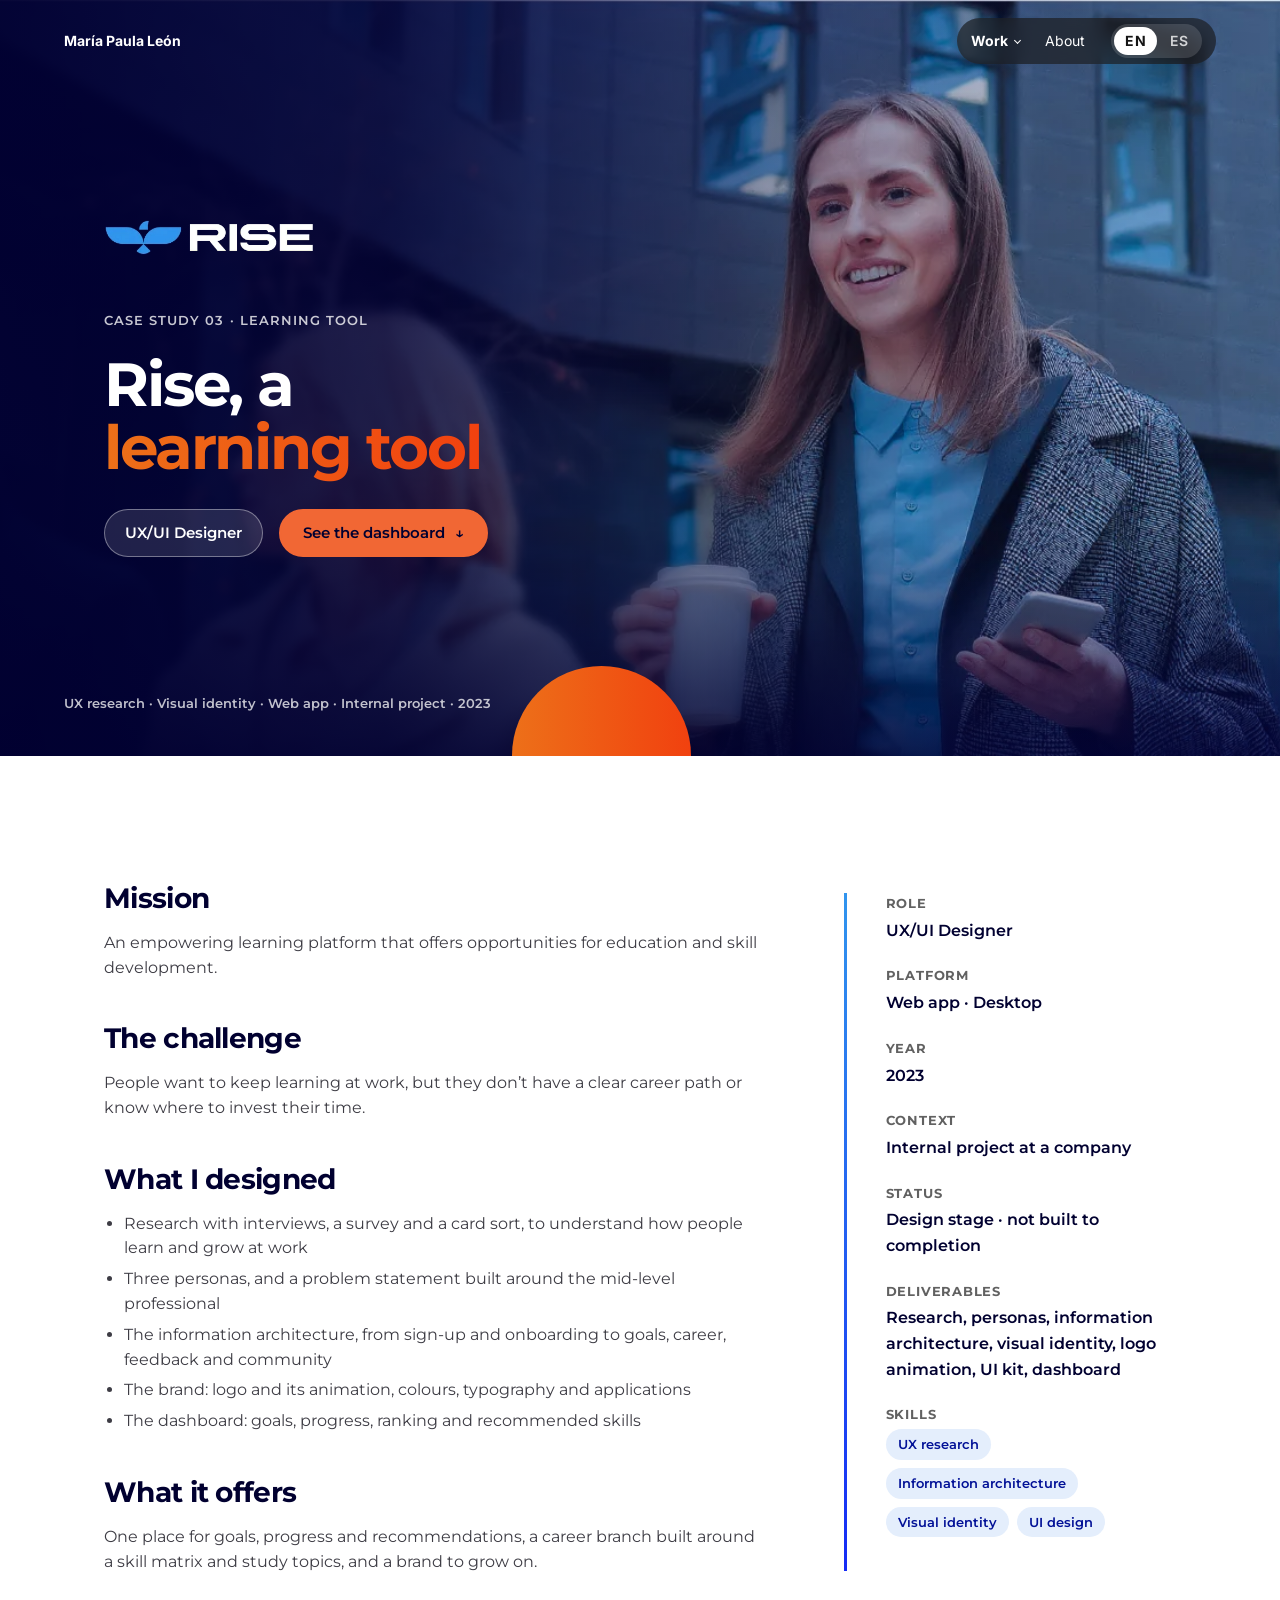
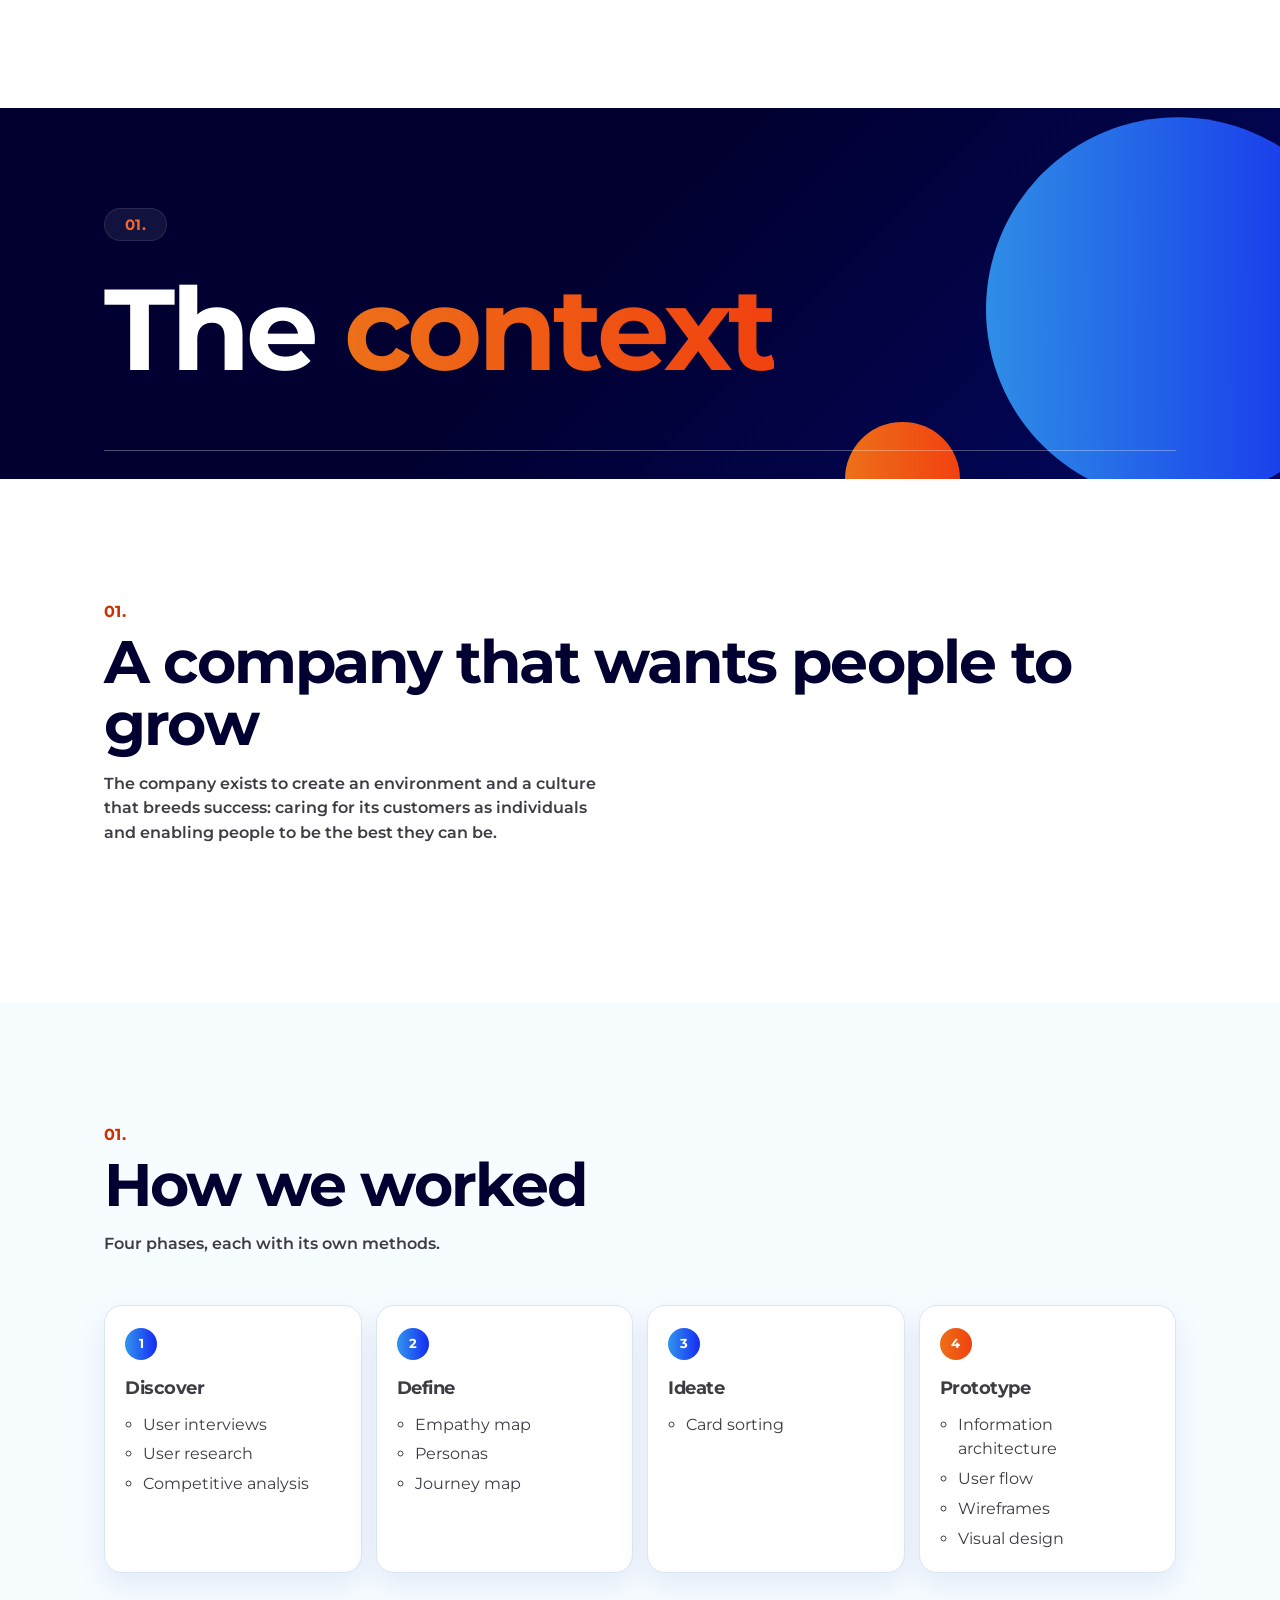
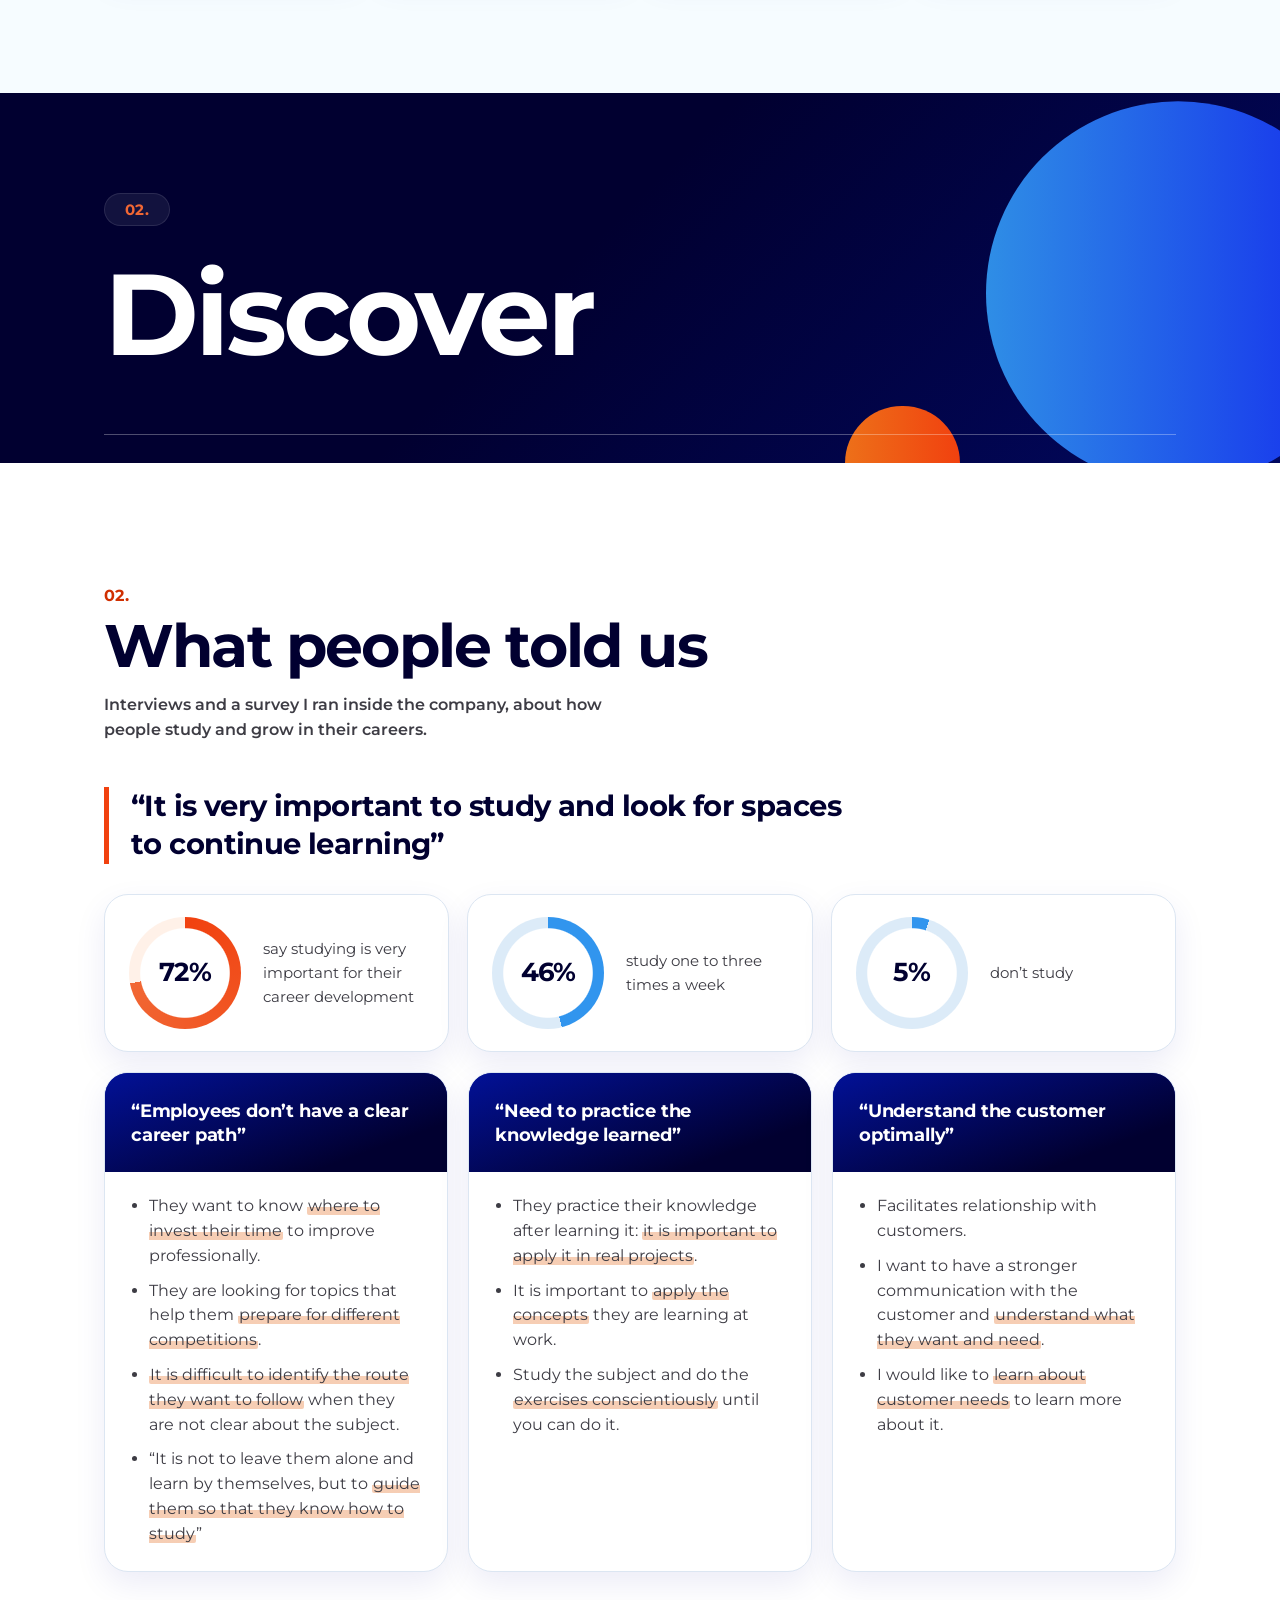
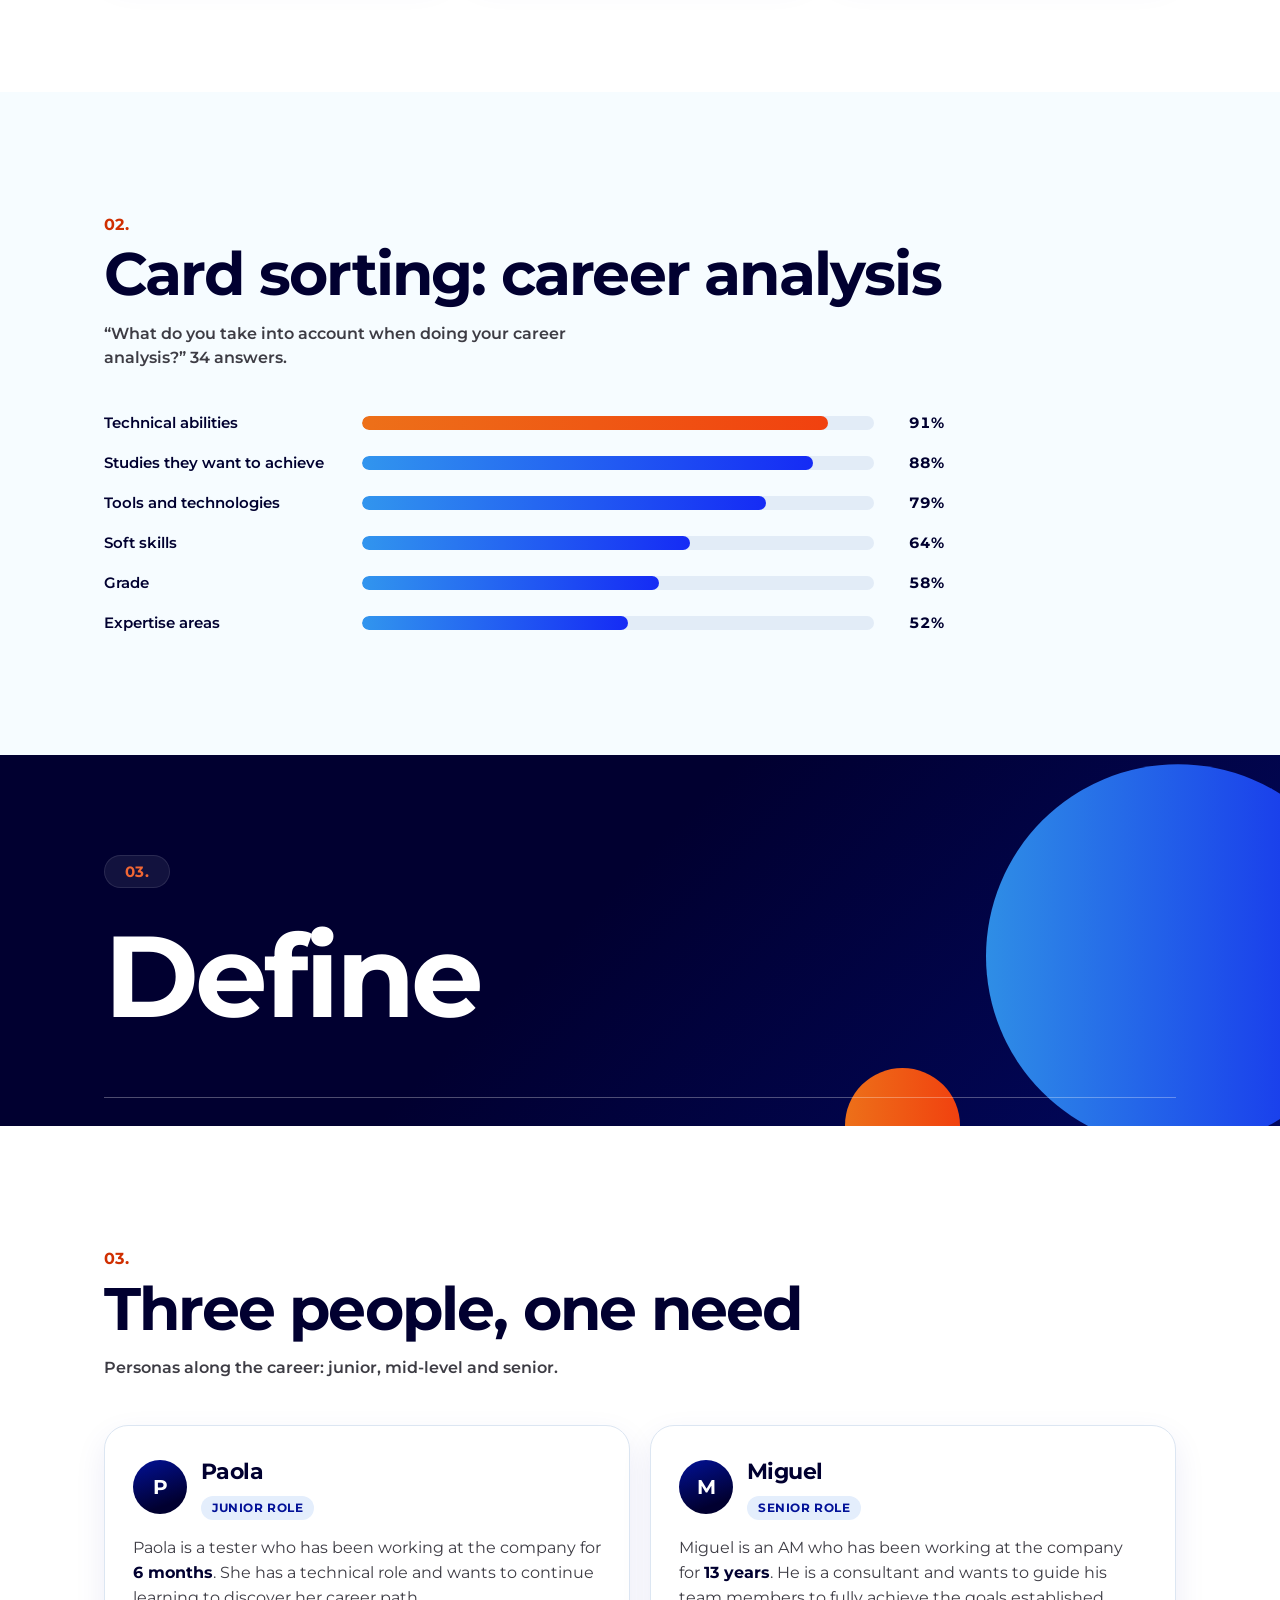
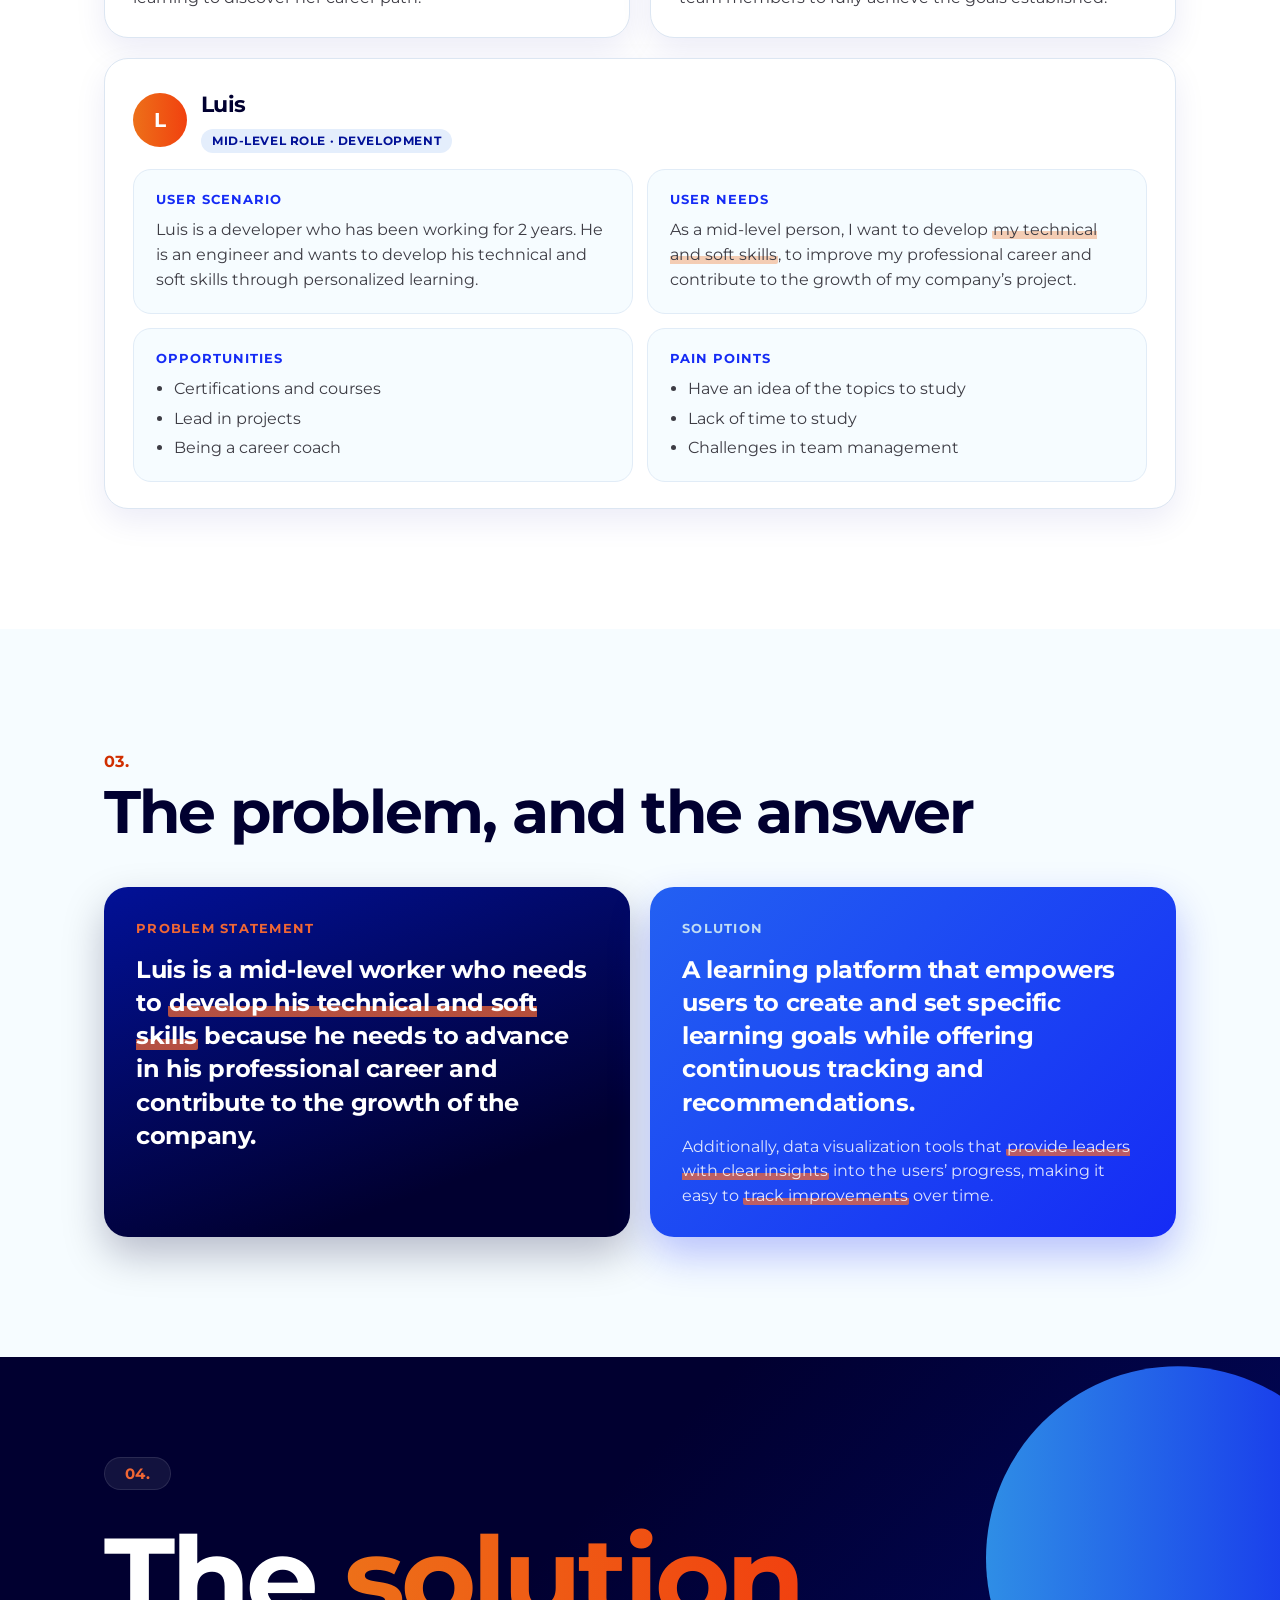
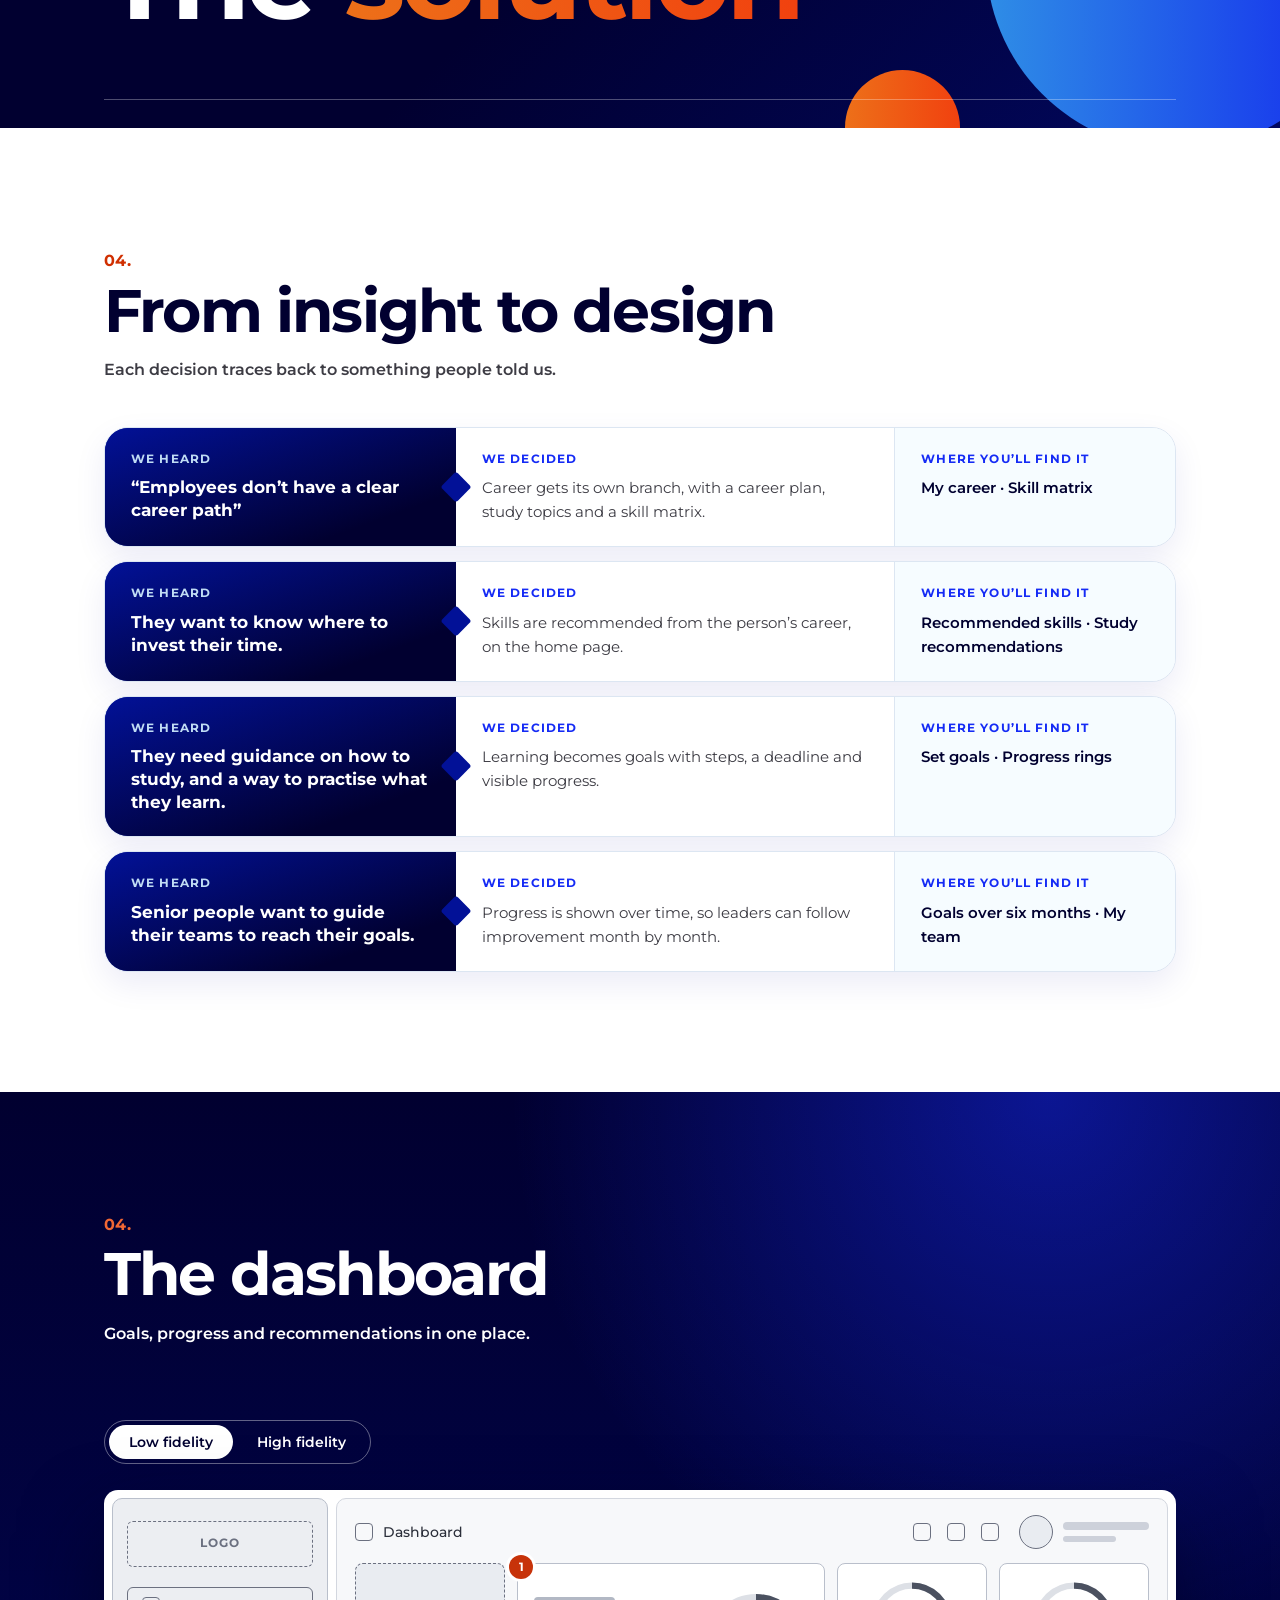
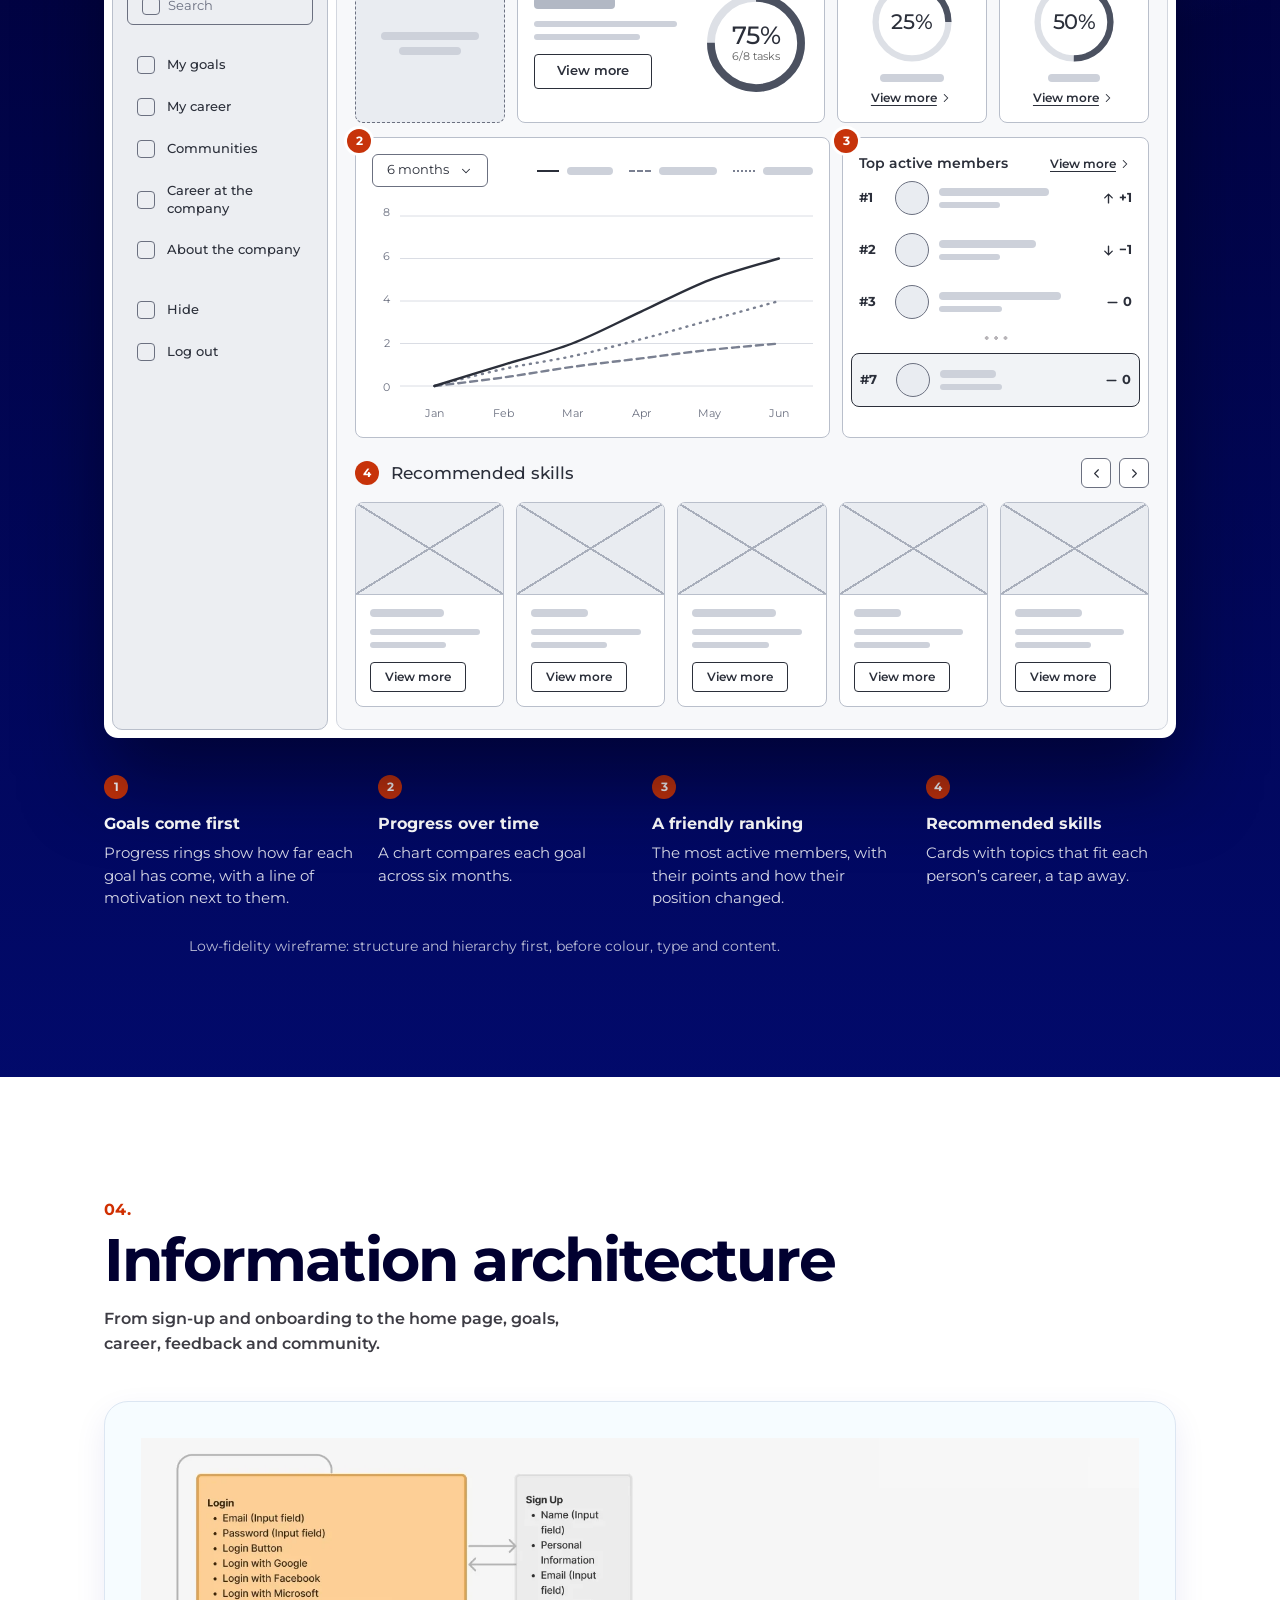
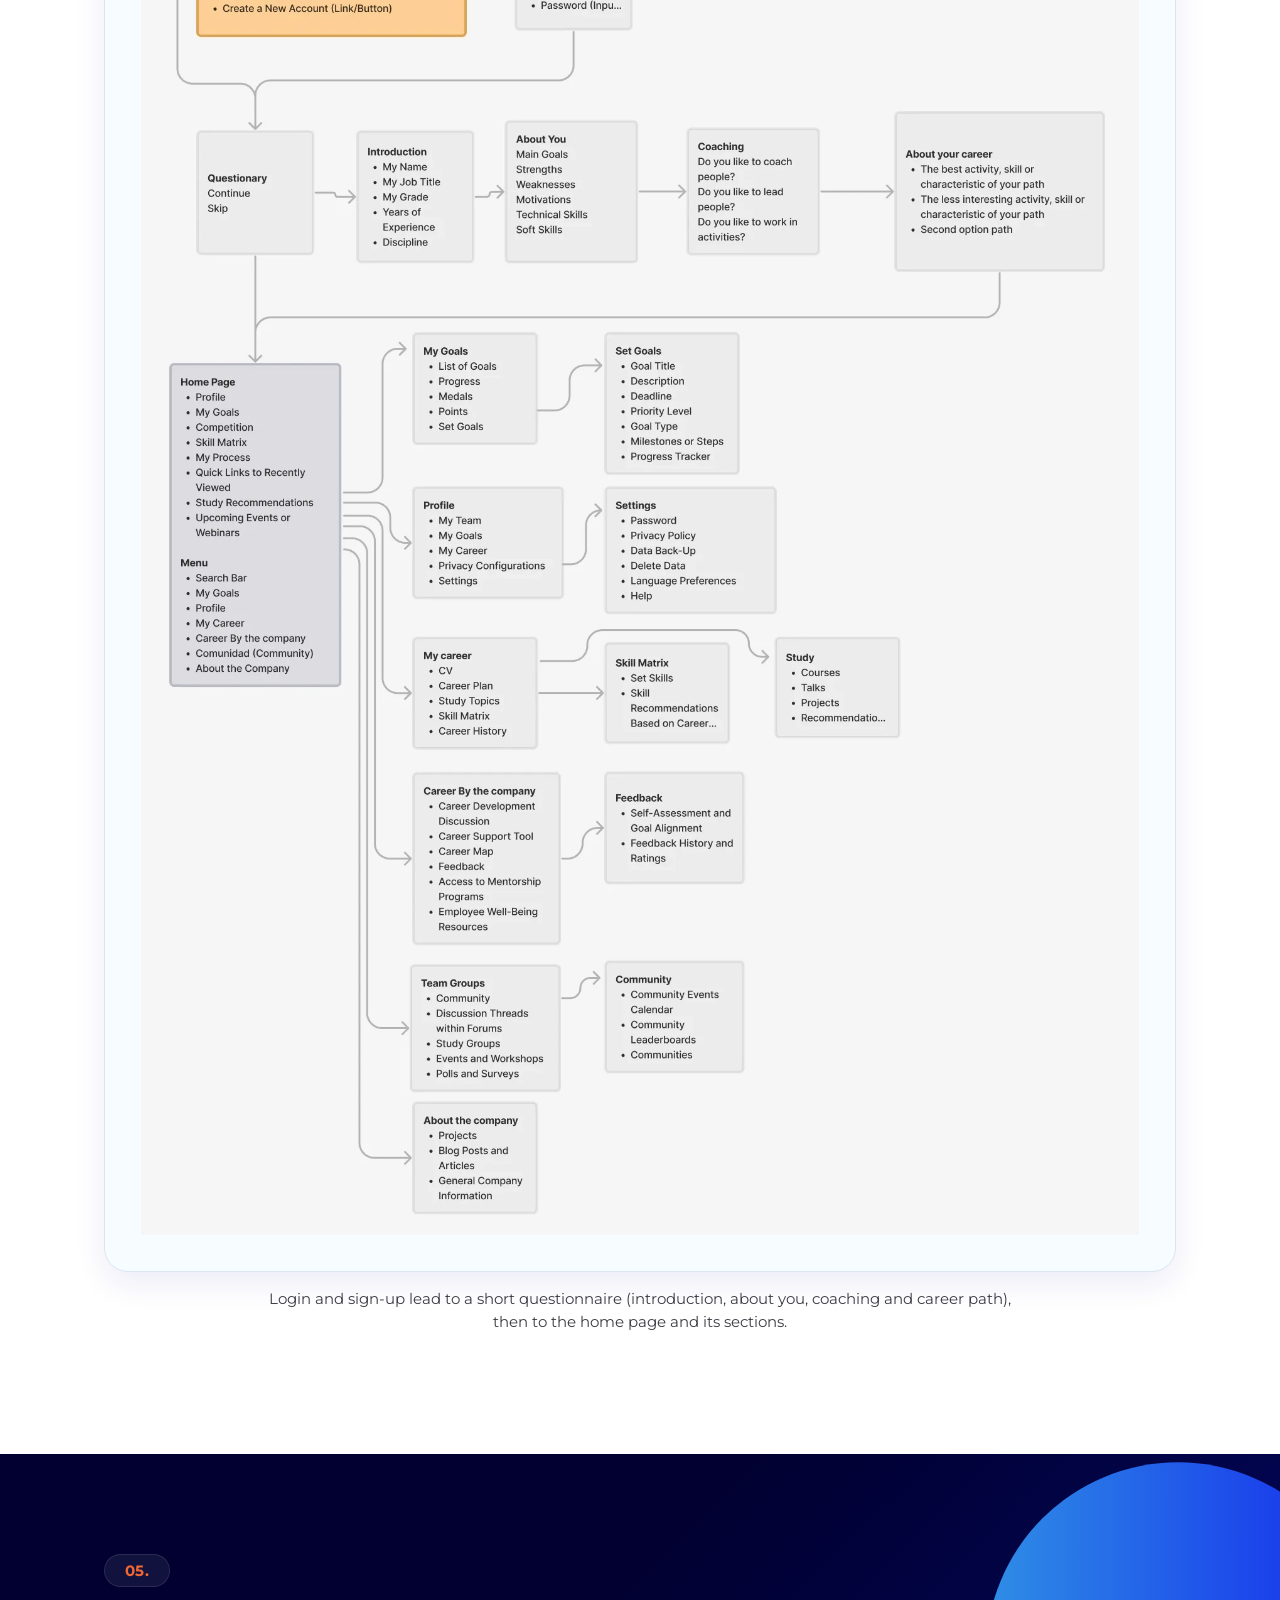
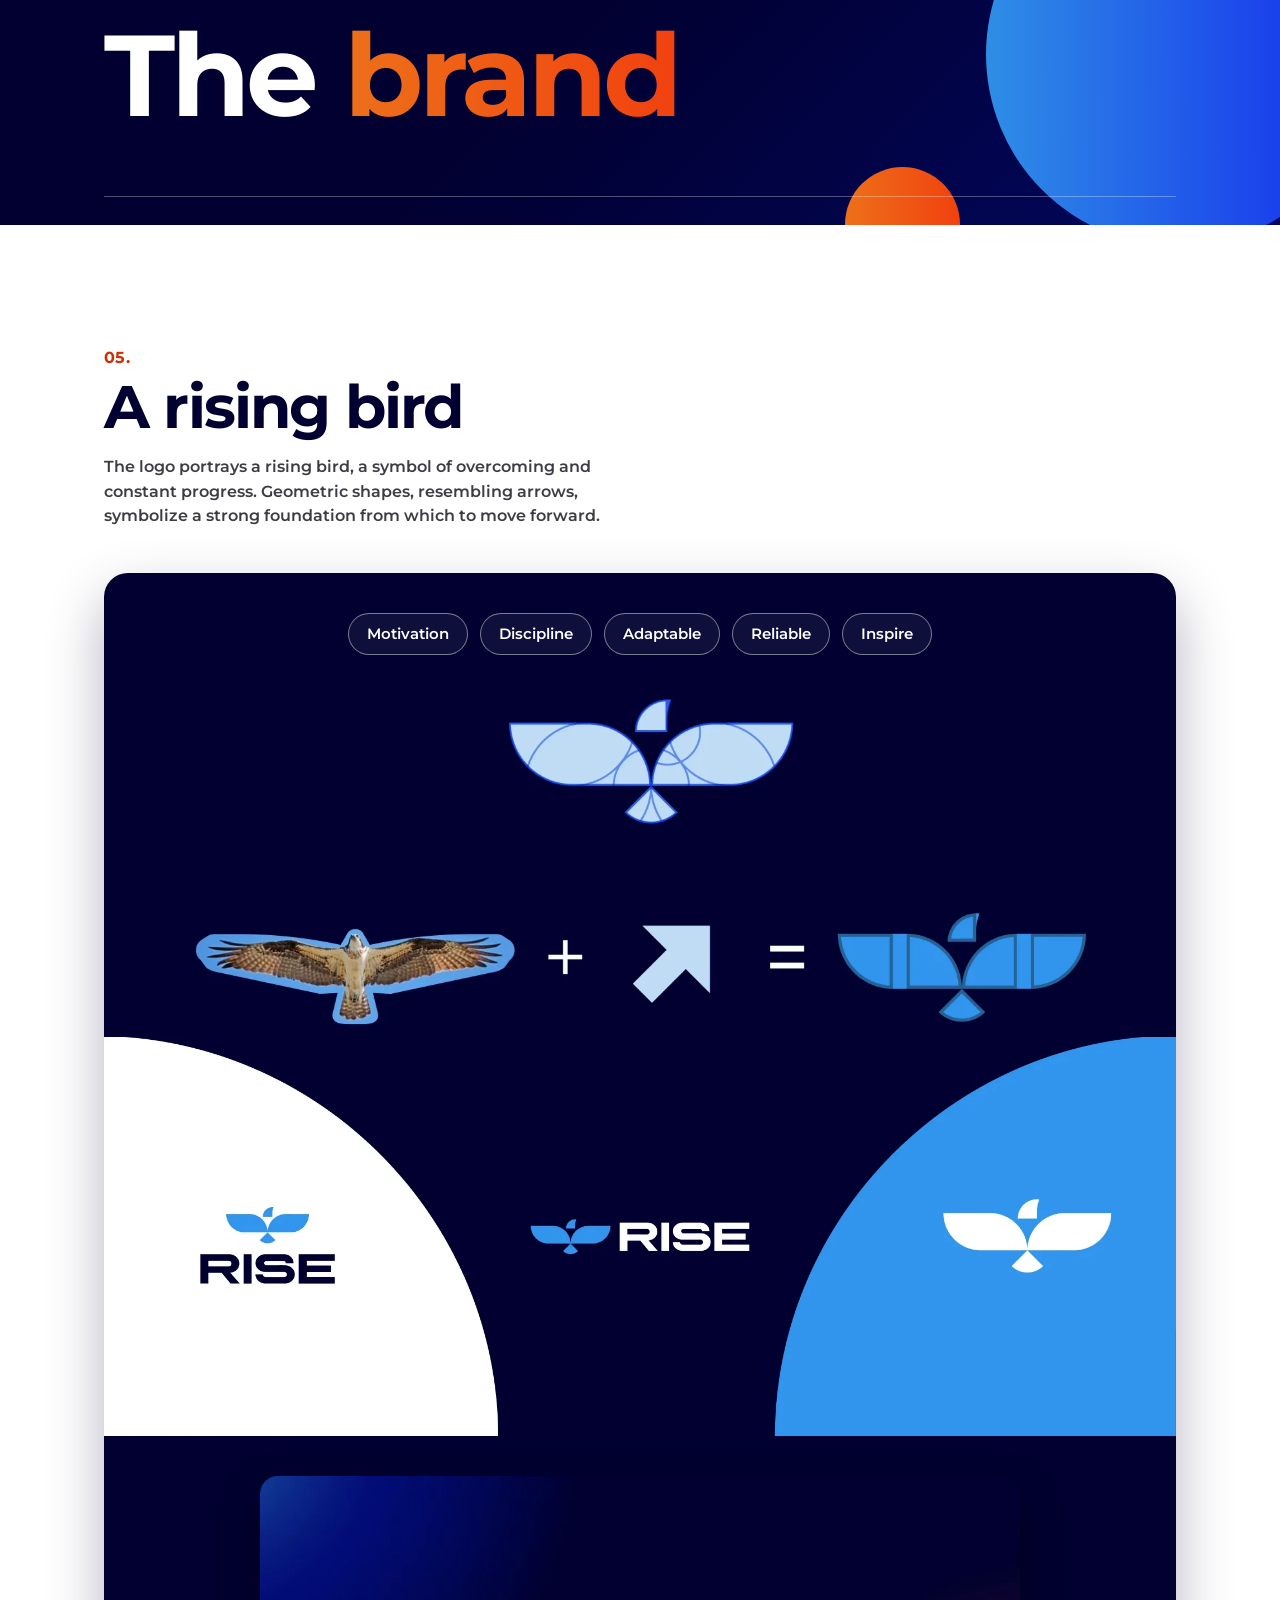
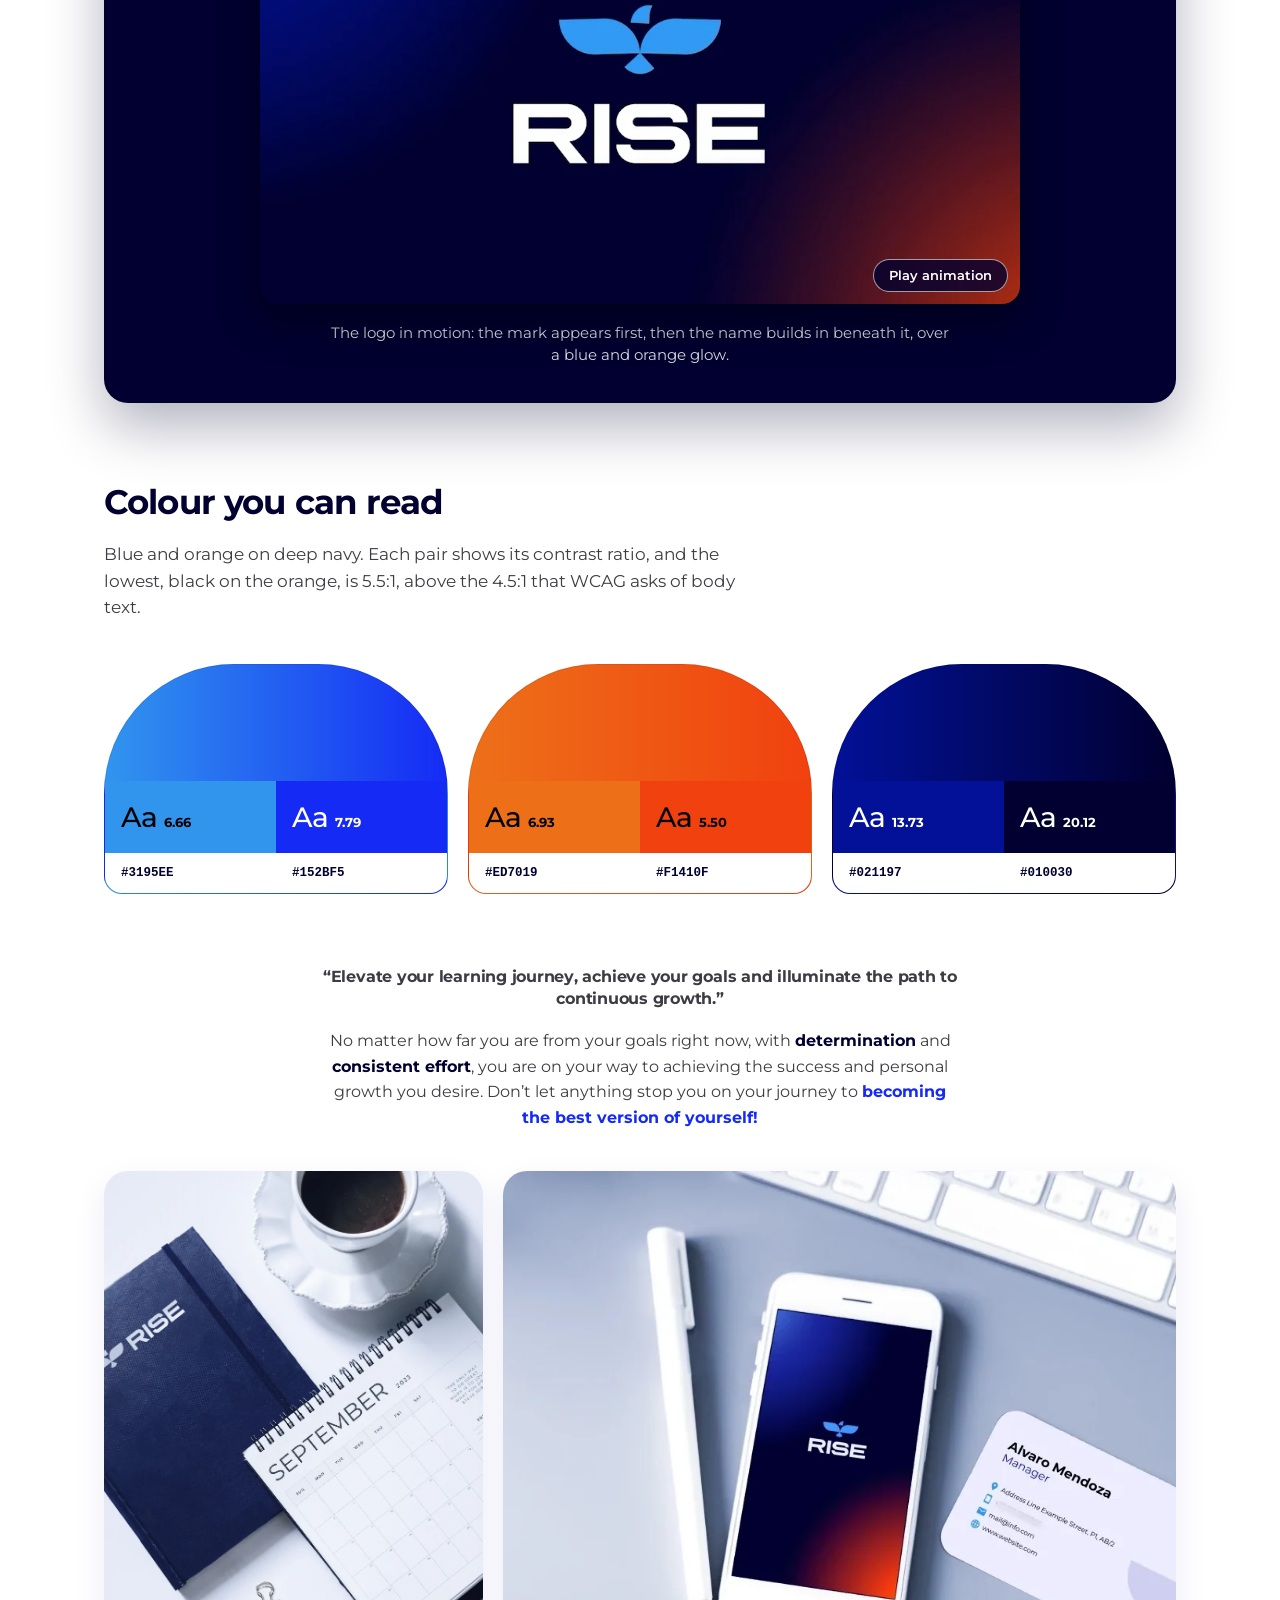
<file: case-study/rise.html>
<!doctype html>
<html lang="en">
<head>
  <meta charset="utf-8">
  <meta name="viewport" content="width=device-width, initial-scale=1">
  <script>try{var l=(/[?&]lang=(en|es)\b/.exec(location.search)||[])[1]||localStorage.getItem('mpl-lang');if(l==='es'){document.documentElement.classList.add('i18n-pending');setTimeout(function(){document.documentElement.classList.remove('i18n-pending')},2500)}}catch(e){}</script>
  <title>Rise, a learning tool · María Paula León</title>
  <meta name="description" content="Case study: a learning tool where people set goals, track their progress and plan their career. Research, personas, information architecture, a brand and a dashboard.">
  <link rel="icon" href="../favicon.svg" type="image/svg+xml">
  <link rel="icon" href="../favicon-32.png" type="image/png" sizes="32x32">
  <link rel="apple-touch-icon" href="../apple-touch-icon.png">
  <meta name="theme-color" content="#ffffff">
  <meta name="robots" content="index,follow,max-image-preview:large">
  <link rel="canonical" href="https://marialeonl.github.io/guided-camera-reviews/case-study/rise.html">
  <meta property="og:type" content="website">
  <meta property="og:site_name" content="María Paula León">
  <meta property="og:title" content="Rise, a learning tool · María Paula León">
  <meta property="og:description" content="Case study: a learning tool where people set goals, track their progress and plan their career. Research, personas, information architecture, a brand and a dashboard.">
  <meta property="og:url" content="https://marialeonl.github.io/guided-camera-reviews/case-study/rise.html">
  <meta property="og:image" content="https://marialeonl.github.io/guided-camera-reviews/case-study/img/og-rise.jpg">
  <meta property="og:image:width" content="1200">
  <meta property="og:image:height" content="630">
  <meta property="og:image:alt" content="Rise, a learning tool: the dashboard with goals, progress and recommended skills">
  <meta property="og:locale" content="en_US">
  <meta property="og:locale:alternate" content="es_ES">
  <meta name="twitter:card" content="summary_large_image">
  <meta name="twitter:title" content="Rise, a learning tool · María Paula León">
  <meta name="twitter:description" content="Case study: a learning tool where people set goals, track their progress and plan their career. Research, personas, information architecture, a brand and a dashboard.">
  <meta name="twitter:image" content="https://marialeonl.github.io/guided-camera-reviews/case-study/img/og-rise.jpg">
  <meta name="twitter:image:alt" content="Rise, a learning tool: the dashboard with goals, progress and recommended skills">
  <link rel="preconnect" href="https://fonts.googleapis.com">
  <link rel="preconnect" href="https://fonts.gstatic.com" crossorigin>
  <link href="https://fonts.googleapis.com/css2?family=Inter:wght@300;400;500;600;700;800&family=Montserrat:wght@400;500;600;700&display=swap" rel="stylesheet">
  <link rel="stylesheet" href="tokens.css">
  <link rel="stylesheet" href="styles.css?v=185">
  <link rel="stylesheet" href="header.css">
  <link rel="stylesheet" href="rise.css?v=23">
</head>
<body class="rz">

<a class="skip" href="#main">Skip to content</a>

<script src="header.js?v=7"></script>

<main id="main">

<!-- 1 · HERO -->
<section class="hero" aria-labelledby="rz-h1">
  <div class="rz-hero-photo" aria-hidden="true">
    <img src="img/rise/hero-people.webp?v=1" alt="" width="1701" height="660" decoding="async" fetchpriority="high">
  </div>
  <div class="wrap">
    <img class="rz-logo" src="img/rise/logo-white.webp?v=1" alt="" width="397" height="70" decoding="async">
    <p class="eyebrow">Case study 03 · Learning tool</p>
    <h1 id="rz-h1">Rise, a <span class="grad-text rz-nb">learning tool</span></h1>
    <span class="pill">UX/UI Designer</span>
    <a class="pbtn" href="#rz-ui">See the dashboard<i aria-hidden="true">↓</i></a>
  </div>
  <p class="hero-foot">UX research · Visual identity · Web app · Internal project · 2023</p>
</section>

<!-- 2 · SUMMARY -->
<section class="slide" aria-label="Summary">
  <div class="wrap summary">
    <div>
      <h3>Mission</h3>
      <p>An empowering learning platform that offers opportunities for education and skill development.</p>

      <h3>The challenge</h3>
      <p>People want to keep learning at work, but they don’t have a clear career path or know where to invest their time.</p>

      <h3>What I designed</h3>
      <ul>
        <li>Research with interviews, a survey and a card sort, to understand how people learn and grow at work</li>
        <li>Three personas, and a problem statement built around the mid-level professional</li>
        <li>The information architecture, from sign-up and onboarding to goals, career, feedback and community</li>
        <li>The brand: logo and its animation, colours, typography and applications</li>
        <li>The dashboard: goals, progress, ranking and recommended skills</li>
      </ul>

      <h3>What it offers</h3>
      <p>One place for goals, progress and recommendations, a career branch built around a skill matrix and study topics, and a brand to grow on.</p>
    </div>
    <dl class="facts">
      <dt>Role</dt><dd>UX/UI Designer</dd>
      <dt>Platform</dt><dd>Web app · Desktop</dd>
      <dt>Year</dt><dd>2023</dd>
      <dt>Context</dt><dd>Internal project at a company</dd>
      <dt>Status</dt><dd>Design stage · not built to completion</dd>
      <dt>Deliverables</dt><dd>Research, personas, information architecture, visual identity, logo animation, UI kit, dashboard</dd>
      <dt>Skills</dt>
      <dd class="tags">
        <span class="tag">UX research</span><span class="tag">Information architecture</span><span class="tag">Visual identity</span><span class="tag">UI design</span>
      </dd>
    </dl>
  </div>
</section>

<!-- 3 · CONTEXT -->
<section class="chapter" aria-labelledby="rz-ch1">
  <div class="wrap">
    <p class="num">01.</p>
    <h2 id="rz-ch1">The context</h2>
    <div class="rule-wrap"><div class="rule"></div></div>
  </div>
</section>

<section class="slide" aria-labelledby="rz-ctx">
  <div class="wrap">
    <p class="kicker">01.</p>
    <h2 class="title" id="rz-ctx">A company that wants people to grow</h2>
    <p class="lede">The company exists to create an environment and a culture that breeds success: caring for its customers as individuals and enabling people to be the best they can be.</p>
  </div>
</section>

<section class="slide grey" aria-labelledby="rz-how">
  <div class="wrap">
    <p class="kicker">01.</p>
    <h2 class="title" id="rz-how">How we worked</h2>
    <p class="lede">Four phases, each with its own methods.</p>
    <ol class="rz-steps">
      <li><h3>Discover</h3><ul><li>User interviews</li><li>User research</li><li>Competitive analysis</li></ul></li>
      <li><h3>Define</h3><ul><li>Empathy map</li><li>Personas</li><li>Journey map</li></ul></li>
      <li><h3>Ideate</h3><ul><li>Card sorting</li></ul></li>
      <li><h3>Prototype</h3><ul><li>Information architecture</li><li>User flow</li><li>Wireframes</li><li>Visual design</li></ul></li>
      <!-- Test phase hidden on purpose (2026-11-08): Rise was never built or tested with users. To restore, put this back as a fifth <li><h3>Test</h3> with Usability testing and Implementing feedback, and change the lede to "Five phases" and rise.css .rz-steps to 5 columns. -->
    </ol>
  </div>
</section>

<!-- 4 · DISCOVER -->
<section class="chapter" aria-labelledby="rz-ch2">
  <div class="wrap">
    <p class="num">02.</p>
    <h2 id="rz-ch2">Discover</h2>
    <div class="rule-wrap"><div class="rule"></div></div>
  </div>
</section>

<section class="slide" aria-labelledby="rz-ins">
  <div class="wrap">
    <p class="kicker">02.</p>
    <h2 class="title" id="rz-ins">What people told us</h2>
    <p class="lede">Interviews and a survey I ran inside the company, about how people study and grow in their careers.</p>

    <blockquote class="rz-quote">“It is very important to study and look for spaces to continue learning”</blockquote>
    <div class="rz-stats">
      <div class="rz-stat hot" style="--p:72"><b>72%</b><p>say studying is very important for their career development</p></div>
      <div class="rz-stat" style="--p:46"><b>46%</b><p>study one to three times a week</p></div>
      <div class="rz-stat" style="--p:5"><b>5%</b><p>don’t study</p></div>
    </div>

    <div class="rz-ins">
      <article>
        <blockquote>“Employees don’t have a clear career path”</blockquote>
        <ul>
          <li>They want to know <mark>where to invest their time</mark> to improve professionally.</li>
          <li>They are looking for topics that help them <mark>prepare for different competitions</mark>.</li>
          <li><mark>It is difficult to identify the route they want to follow</mark> when they are not clear about the subject.</li>
          <li>“It is not to leave them alone and learn by themselves, but to <mark>guide them so that they know how to study</mark>”</li>
        </ul>
      </article>
      <article>
        <blockquote>“Need to practice the knowledge learned”</blockquote>
        <ul>
          <li>They practice their knowledge after learning it: <mark>it is important to apply it in real projects</mark>.</li>
          <li>It is important to <mark>apply the concepts</mark> they are learning at work.</li>
          <li>Study the subject and do the <mark>exercises conscientiously</mark> until you can do it.</li>
        </ul>
      </article>
      <article>
        <blockquote>“Understand the customer optimally”</blockquote>
        <ul>
          <li>Facilitates relationship with customers.</li>
          <li>I want to have a stronger communication with the customer and <mark>understand what they want and need</mark>.</li>
          <li>I would like to <mark>learn about customer needs</mark> to learn more about it.</li>
        </ul>
      </article>
    </div>
  </div>
</section>

<section class="slide grey" aria-labelledby="rz-sort">
  <div class="wrap">
    <p class="kicker">02.</p>
    <h2 class="title" id="rz-sort">Card sorting: career analysis</h2>
    <p class="lede">“What do you take into account when doing your career analysis?” 34 answers.</p>
    <ul class="rz-bars">
      <li><span class="lbl">Technical abilities</span><span class="bar" style="--w:91%"></span><b>91%</b></li>
      <li><span class="lbl">Studies they want to achieve</span><span class="bar" style="--w:88%"></span><b>88%</b></li>
      <li><span class="lbl">Tools and technologies</span><span class="bar" style="--w:79%"></span><b>79%</b></li>
      <li><span class="lbl">Soft skills</span><span class="bar" style="--w:64%"></span><b>64%</b></li>
      <li><span class="lbl">Grade</span><span class="bar" style="--w:58%"></span><b>58%</b></li>
      <li><span class="lbl">Expertise areas</span><span class="bar" style="--w:52%"></span><b>52%</b></li>
    </ul>
  </div>
</section>

<!-- 5 · DEFINE -->
<section class="chapter" aria-labelledby="rz-ch3">
  <div class="wrap">
    <p class="num">03.</p>
    <h2 id="rz-ch3">Define</h2>
    <div class="rule-wrap"><div class="rule"></div></div>
  </div>
</section>

<section class="slide" aria-labelledby="rz-pers">
  <div class="wrap">
    <p class="kicker">03.</p>
    <h2 class="title" id="rz-pers">Three people, one need</h2>
    <p class="lede">Personas along the career: junior, mid-level and senior.</p>

    <div class="rz-pers">
      <article class="rz-p">
        <div class="rz-ph"><span class="rz-av" aria-hidden="true">P</span><div><h3>Paola</h3><span class="rz-role">Junior role</span></div></div>
        <p>Paola is a tester who has been working at the company for <strong>6 months</strong>. She has a technical role and wants to continue learning to discover her career path.</p>
      </article>
      <article class="rz-p">
        <div class="rz-ph"><span class="rz-av" aria-hidden="true">M</span><div><h3>Miguel</h3><span class="rz-role">Senior role</span></div></div>
        <p>Miguel is an AM who has been working at the company for <strong>13 years</strong>. He is a consultant and wants to guide his team members to fully achieve the goals established.</p>
      </article>
      <article class="rz-p main">
        <div class="rz-ph"><span class="rz-av" aria-hidden="true">L</span><div><h3>Luis</h3><span class="rz-role">Mid-level role · Development</span></div></div>
        <div class="rz-pgrid">
          <div><h4>User scenario</h4><p>Luis is a developer who has been working for 2 years. He is an engineer and wants to develop his technical and soft skills through personalized learning.</p></div>
          <div><h4>User needs</h4><p>As a mid-level person, I want to develop <mark>my technical and soft skills</mark>, to improve my professional career and contribute to the growth of my company’s project.</p></div>
          <div><h4>Opportunities</h4><ul><li>Certifications and courses</li><li>Lead in projects</li><li>Being a career coach</li></ul></div>
          <div><h4>Pain points</h4><ul><li>Have an idea of the topics to study</li><li>Lack of time to study</li><li>Challenges in team management</li></ul></div>
        </div>
      </article>
    </div>
  </div>
</section>

<section class="slide grey" aria-labelledby="rz-ps">
  <div class="wrap">
    <p class="kicker">03.</p>
    <h2 class="title" id="rz-ps">The problem, and the answer</h2>
    <div class="rz-ps">
      <div>
        <h3>Problem statement</h3>
        <p class="big">Luis is a mid-level worker who needs to <mark>develop his technical and soft skills</mark> because he needs to advance in his professional career and contribute to the growth of the company.</p>
      </div>
      <div>
        <h3>Solution</h3>
        <p class="big">A learning platform that empowers users to create and set specific learning goals while offering continuous tracking and recommendations.</p>
        <p>Additionally, data visualization tools that <mark>provide leaders with clear insights</mark> into the users’ progress, making it easy to <mark>track improvements</mark> over time.</p>
      </div>
    </div>
  </div>
</section>

<!-- 6 · SOLUTION -->
<section class="chapter" aria-labelledby="rz-ch4">
  <div class="wrap">
    <p class="num">04.</p>
    <h2 id="rz-ch4">The solution</h2>
    <div class="rule-wrap"><div class="rule"></div></div>
  </div>
</section>

<section class="slide" aria-labelledby="rz-map">
  <div class="wrap">
    <p class="kicker">04.</p>
    <h2 class="title" id="rz-map">From insight to design</h2>
    <p class="lede">Each decision traces back to something people told us.</p>
    <ol class="rz-map">
      <li>
        <div><p class="rz-k">We heard</p><p class="rz-q">“Employees don’t have a clear career path”</p></div>
        <div><p class="rz-k">We decided</p><p>Career gets its own branch, with a career plan, study topics and a skill matrix.</p></div>
        <div><p class="rz-k">Where you’ll find it</p><p class="rz-w">My career · Skill matrix</p></div>
      </li>
      <li>
        <div><p class="rz-k">We heard</p><p class="rz-q">They want to know where to invest their time.</p></div>
        <div><p class="rz-k">We decided</p><p>Skills are recommended from the person’s career, on the home page.</p></div>
        <div><p class="rz-k">Where you’ll find it</p><p class="rz-w">Recommended skills · Study recommendations</p></div>
      </li>
      <li>
        <div><p class="rz-k">We heard</p><p class="rz-q">They need guidance on how to study, and a way to practise what they learn.</p></div>
        <div><p class="rz-k">We decided</p><p>Learning becomes goals with steps, a deadline and visible progress.</p></div>
        <div><p class="rz-k">Where you’ll find it</p><p class="rz-w">Set goals · Progress rings</p></div>
      </li>
      <li>
        <div><p class="rz-k">We heard</p><p class="rz-q">Senior people want to guide their teams to reach their goals.</p></div>
        <div><p class="rz-k">We decided</p><p>Progress is shown over time, so leaders can follow improvement month by month.</p></div>
        <div><p class="rz-k">Where you’ll find it</p><p class="rz-w">Goals over six months · My team</p></div>
      </li>
    </ol>
  </div>
</section>

<section class="slide rz-night" id="rz-ui" aria-labelledby="rz-dash">
  <div class="wrap">
    <p class="kicker">04.</p>
    <h2 class="title" id="rz-dash">The dashboard</h2>
    <p class="lede">Goals, progress and recommendations in one place.</p>
    <!-- rz-app:start -->
    <figure class="rz-fig rz-appfig">
      <svg class="ra-sprite" width="0" height="0" aria-hidden="true" focusable="false"><defs><symbol id="ra-i-target" viewBox="0 0 24 24"><circle cx="12" cy="12" r="9"/><circle cx="12" cy="12" r="5"/><circle cx="12" cy="12" r="1.3"/></symbol><symbol id="ra-i-career" viewBox="0 0 24 24"><path d="M2 9.5 12 4.5l10 5-10 5-10-5z"/><path d="M6 12v4.2c0 1.5 2.7 2.8 6 2.8s6-1.3 6-2.8V12"/></symbol><symbol id="ra-i-people" viewBox="0 0 24 24"><circle cx="9" cy="8" r="3.2"/><path d="M3 19c0-3.3 2.7-5.5 6-5.5s6 2.2 6 5.5"/><circle cx="17" cy="9" r="2.5"/><path d="M17 14c2.4 0 4 1.8 4 4.5"/></symbol><symbol id="ra-i-book" viewBox="0 0 24 24"><path d="M4 5.5C4 4.7 4.7 4 5.5 4H11v15H5.5C4.7 19 4 18.3 4 17.5v-12zM20 5.5c0-.8-.7-1.5-1.5-1.5H13v15h5.5c.8 0 1.5-.7 1.5-1.5v-12z"/></symbol><symbol id="ra-i-building" viewBox="0 0 24 24"><rect x="5" y="3" width="14" height="18" rx="1.5"/><path d="M9 8h2M13 8h2M9 12h2M13 12h2M10 21v-4h4v4"/></symbol><symbol id="ra-i-search" viewBox="0 0 24 24"><circle cx="11" cy="11" r="6.5"/><path d="m16 16 4 4"/></symbol><symbol id="ra-i-edit" viewBox="0 0 24 24"><path d="M4 20h4L19 9l-4-4L4 16v4zM13.5 6.5l4 4"/></symbol><symbol id="ra-i-bell" viewBox="0 0 24 24"><path d="M6 17v-6a6 6 0 0 1 12 0v6l1.5 2h-15L6 17zM10 21h4"/></symbol><symbol id="ra-i-sun" viewBox="0 0 24 24"><circle cx="12" cy="12" r="4"/><path d="M12 2.5V5M12 19v2.5M2.5 12H5M19 12h2.5M5.3 5.3l1.8 1.8M16.9 16.9l1.8 1.8M5.3 18.7l1.8-1.8M16.9 7.1l1.8-1.8"/></symbol><symbol id="ra-i-layout" viewBox="0 0 24 24"><rect x="3.5" y="3.5" width="17" height="17" rx="3"/><path d="M3.5 9h17M9 9v11.5"/></symbol><symbol id="ra-i-hide" viewBox="0 0 24 24"><path d="m12 6-6 6 6 6M19 6l-6 6 6 6"/></symbol><symbol id="ra-i-logout" viewBox="0 0 24 24"><path d="M10 4H5v16h5M14 8l4 4-4 4M18 12H9"/></symbol><symbol id="ra-i-chev-r" viewBox="0 0 24 24"><path d="m9 6 6 6-6 6"/></symbol><symbol id="ra-i-chev-l" viewBox="0 0 24 24"><path d="m15 6-6 6 6 6"/></symbol><symbol id="ra-i-chev-d" viewBox="0 0 24 24"><path d="m6 9 6 6 6-6"/></symbol><symbol id="ra-i-up" viewBox="0 0 24 24"><path d="M12 19V5M6 11l6-6 6 6"/></symbol><symbol id="ra-i-down" viewBox="0 0 24 24"><path d="M12 5v14M6 13l6 6 6-6"/></symbol><symbol id="ra-i-flat" viewBox="0 0 24 24"><path d="M5 12h14"/></symbol><symbol id="ra-i-code" viewBox="0 0 24 24"><path d="m9 7-5 5 5 5M15 7l5 5-5 5"/></symbol><symbol id="ra-i-db" viewBox="0 0 24 24"><ellipse cx="12" cy="6" rx="7" ry="3"/><path d="M5 6v12c0 1.7 3.1 3 7 3s7-1.3 7-3V6M5 12c0 1.7 3.1 3 7 3s7-1.3 7-3"/></symbol><symbol id="ra-i-term" viewBox="0 0 24 24"><rect x="3" y="4" width="18" height="16" rx="2"/><path d="m7 9 3 3-3 3M12.5 15H17"/></symbol><symbol id="ra-i-shield" viewBox="0 0 24 24"><path d="m12 3 8 3v6c0 4.5-3.3 8-8 9-4.7-1-8-4.5-8-9V6l8-3zM8.5 12l2.5 2.5 4.5-5"/></symbol><symbol id="ra-i-loop" viewBox="0 0 24 24"><path d="M12 12c-2-3-3.500-4-5.500-4C4.500 8 3 9.800 3 12s1.500 4 3.500 4c2 0 3.500-1 5.500-4zm0 0c2 3 3.500 4 5.500 4 2 0 3.500-1.800 3.500-4s-1.500-4-3.500-4c-2 0-3.500 1-5.500 4z"/></symbol><linearGradient id="ra-g-o" x1="0" y1="0" x2="1" y2="1"><stop offset="0" stop-color="#F1410F"/><stop offset="1" stop-color="#F7B58C"/></linearGradient><linearGradient id="ra-g-b" x1="0" y1="0" x2="1" y2="1"><stop offset="0" stop-color="#152BF5"/><stop offset="1" stop-color="#3195EE"/></linearGradient><linearGradient id="ra-g-area" x1="0" y1="0" x2="0" y2="1"><stop offset="0" stop-color="#F1410F" stop-opacity=".22"/><stop offset="1" stop-color="#F1410F" stop-opacity="0"/></linearGradient></defs></svg>
      <div class="rz-fid" role="group" aria-label="Fidelity">
        <button type="button" data-fid="lo" aria-pressed="true">Low fidelity</button>
        <button type="button" data-fid="hi" aria-pressed="false">High fidelity</button>
      </div>
      <div class="rz-appwrap" id="rz-lo">
        <div class="rz-app ra-lo" role="img" aria-label="Low-fidelity wireframe of the Rise dashboard: a side menu, a quote, goal progress rings, a chart of goals over six months, a ranking of the most active members and a row of recommended skills, drawn with grey boxes and lines">
          <aside class="ra-side">
            <span class="lo-logo">Logo</span>
            <div class="ra-search"><i class="lo-sq" aria-hidden="true"></i><span>Search</span></div>
            <ul class="ra-nav">
              <li><i class="lo-sq" aria-hidden="true"></i><span>My goals</span></li>
              <li><i class="lo-sq" aria-hidden="true"></i><span>My career</span></li>
              <li><i class="lo-sq" aria-hidden="true"></i><span>Communities</span></li>
              <li><i class="lo-sq" aria-hidden="true"></i><span>Career at the company</span></li>
              <li><i class="lo-sq" aria-hidden="true"></i><span>About the company</span></li>
            </ul>
            <ul class="ra-side-foot">
              <li><i class="lo-sq" aria-hidden="true"></i><span>Hide</span></li>
              <li><i class="lo-sq" aria-hidden="true"></i><span>Log out</span></li>
            </ul>
          </aside>
          <div class="ra-main">
            <div class="ra-top">
              <div class="ra-title"><i class="lo-sq" aria-hidden="true"></i><span>Dashboard</span></div>
              <div class="ra-tools"><i class="lo-sq" aria-hidden="true"></i><i class="lo-sq" aria-hidden="true"></i><i class="lo-sq" aria-hidden="true"></i>
                <div class="ra-user"><span class="ra-av lo-av" aria-hidden="true"></span><div><span class="lo-bar" style="width:100%"></span><span class="lo-bar s" style="width:62%"></span></div></div>
              </div>
            </div>
            <div class="ra-row1">
              <div class="ra-card ra-quote"><div class="lo-lines"><span class="lo-bar" style="width:90%"></span><span class="lo-bar" style="width:58%"></span></div></div>
              <div class="ra-card ra-goal"><span class="ra-pin">1</span>
                <div><span class="lo-bar lg" style="width:52%"></span><div class="lo-lines"><span class="lo-bar s" style="width:92%"></span><span class="lo-bar s" style="width:68%"></span></div><span class="ra-btn">View more</span></div>
                <div class="ra-ring"><svg viewBox="0 0 120 120" aria-hidden="true"><circle class="trk" cx="60" cy="60" r="52"/><circle class="val" cx="60" cy="60" r="52" stroke="url(#ra-g-o)" stroke-dasharray="245.0 326.7" transform="rotate(-90 60 60)"/></svg><div><b>75%</b><small>6/8 tasks</small></div></div>
              </div>
              <div class="ra-card ra-mini"><div class="ra-ring"><svg viewBox="0 0 120 120" aria-hidden="true"><circle class="trk" cx="60" cy="60" r="52"/><circle class="val" cx="60" cy="60" r="52" stroke="url(#ra-g-b)" stroke-dasharray="81.7 326.7" transform="rotate(-90 60 60)"/></svg><div><b>25%</b></div></div><span class="lo-bar" style="width:64px"></span><span class="ra-link">View more<svg class="ra-i" viewBox="0 0 24 24" aria-hidden="true"><use href="#ra-i-chev-r"/></svg></span></div>
              <div class="ra-card ra-mini"><div class="ra-ring"><svg viewBox="0 0 120 120" aria-hidden="true"><circle class="trk" cx="60" cy="60" r="52"/><circle class="val" cx="60" cy="60" r="52" stroke="url(#ra-g-b)" stroke-dasharray="163.4 326.7" transform="rotate(-90 60 60)"/></svg><div><b>50%</b></div></div><span class="lo-bar" style="width:52px"></span><span class="ra-link">View more<svg class="ra-i" viewBox="0 0 24 24" aria-hidden="true"><use href="#ra-i-chev-r"/></svg></span></div>
            </div>
            <div class="ra-row2">
              <div class="ra-card ra-chartc"><span class="ra-pin">2</span>
                <div class="ra-chart-h">
                  <span class="ra-sel">6 months<svg class="ra-i" viewBox="0 0 24 24" aria-hidden="true"><use href="#ra-i-chev-d"/></svg></span>
                  <div class="ra-leg"><span><i class="c1"></i><span class="lo-bar" style="width:46px"></span></span><span><i class="c2"></i><span class="lo-bar" style="width:58px"></span></span><span><i class="c3"></i><span class="lo-bar" style="width:50px"></span></span></div>
                </div>
                <div class="ra-chart">
                  <div class="ra-y"><span>8</span><span>6</span><span>4</span><span>2</span><span>0</span></div>
                  <div class="ra-plot"><svg viewBox="0 0 600 200" preserveAspectRatio="none" aria-hidden="true"><g class="gl"><line x1="0" x2="600" y1="185.0" y2="185.0"/><line x1="0" x2="600" y1="142.5" y2="142.5"/><line x1="0" x2="600" y1="100.0" y2="100.0"/><line x1="0" x2="600" y1="57.5" y2="57.5"/><line x1="0" x2="600" y1="15.0" y2="15.0"/></g><path class="ar" d="M50.0 185.0 C66.7 181.5 116.7 170.8 150.0 163.8 C183.3 156.7 216.7 151.4 250.0 142.5 C283.3 133.6 316.7 121.2 350.0 110.6 C383.3 100.0 416.7 87.6 450.0 78.8 C483.3 69.9 533.3 61.0 550.0 57.5 L550.0 185 L50.0 185 Z"/><path class="l3" d="M50.0 185.0 C66.7 182.2 116.7 173.0 150.0 168.0 C183.3 163.0 216.7 160.2 250.0 155.2 C283.3 150.3 316.7 144.3 350.0 138.2 C383.3 132.2 416.7 125.5 450.0 119.1 C483.3 112.8 533.3 103.2 550.0 100.0"/><path class="l2" d="M50.0 185.0 C66.7 183.6 116.7 179.7 150.0 176.5 C183.3 173.3 216.7 169.1 250.0 165.9 C283.3 162.7 316.7 160.2 350.0 157.4 C383.3 154.5 416.7 151.4 450.0 148.9 C483.3 146.4 533.3 143.6 550.0 142.5"/><path class="l1" d="M50.0 185.0 C66.7 181.5 116.7 170.8 150.0 163.8 C183.3 156.7 216.7 151.4 250.0 142.5 C283.3 133.6 316.7 121.2 350.0 110.6 C383.3 100.0 416.7 87.6 450.0 78.8 C483.3 69.9 533.3 61.0 550.0 57.5"/></svg><div class="ra-months"><span>Jan</span><span>Feb</span><span>Mar</span><span>Apr</span><span>May</span><span>Jun</span></div></div>
                </div>
              </div>
              <div class="ra-card ra-rankc"><span class="ra-pin">3</span>
                <div class="ra-rank-h"><h3>Top active members</h3><span class="ra-link">View more<svg class="ra-i" viewBox="0 0 24 24" aria-hidden="true"><use href="#ra-i-chev-r"/></svg></span></div>
                <ul class="ra-rank">
                  <li><span class="n">#1</span><span class="ra-av lo-av" aria-hidden="true"></span><div><span class="lo-bar" style="width:72%"></span><span class="lo-bar s" style="width:40%"></span></div><span class="ra-tr same"><svg class="ra-i" viewBox="0 0 24 24" aria-hidden="true"><use href="#ra-i-up"/></svg>+1</span></li>
                  <li><span class="n">#2</span><span class="ra-av lo-av" aria-hidden="true"></span><div><span class="lo-bar" style="width:64%"></span><span class="lo-bar s" style="width:40%"></span></div><span class="ra-tr same"><svg class="ra-i" viewBox="0 0 24 24" aria-hidden="true"><use href="#ra-i-down"/></svg>−1</span></li>
                  <li><span class="n">#3</span><span class="ra-av lo-av" aria-hidden="true"></span><div><span class="lo-bar" style="width:78%"></span><span class="lo-bar s" style="width:40%"></span></div><span class="ra-tr same"><svg class="ra-i" viewBox="0 0 24 24" aria-hidden="true"><use href="#ra-i-flat"/></svg>0</span></li>
                  <li class="gap" aria-hidden="true"><span></span></li>
                  <li class="me"><span class="n">#7</span><span class="ra-av lo-av" aria-hidden="true"></span><div><span class="lo-bar" style="width:36%"></span><span class="lo-bar s" style="width:40%"></span></div><span class="ra-tr same"><svg class="ra-i" viewBox="0 0 24 24" aria-hidden="true"><use href="#ra-i-flat"/></svg>0</span></li>
                </ul>
              </div>
            </div>
            <div class="ra-skills-h"><span class="ra-pin">4</span><h3>Recommended skills</h3><div class="ra-arrows"><span><svg class="ra-i" viewBox="0 0 24 24" aria-hidden="true"><use href="#ra-i-chev-l"/></svg></span><span><svg class="ra-i" viewBox="0 0 24 24" aria-hidden="true"><use href="#ra-i-chev-r"/></svg></span></div></div>
            <ul class="ra-skills">
              <li class="ra-card ra-sk"><div class="ra-tile lo-img"></div><div class="ra-sk-b"><span class="lo-bar" style="width:62%"></span><div class="lo-lines"><span class="lo-bar s" style="width:92%"></span><span class="lo-bar s" style="width:64%"></span></div><span class="ra-btn ra-btn-s">View more</span></div></li>
              <li class="ra-card ra-sk"><div class="ra-tile lo-img"></div><div class="ra-sk-b"><span class="lo-bar" style="width:48%"></span><div class="lo-lines"><span class="lo-bar s" style="width:92%"></span><span class="lo-bar s" style="width:64%"></span></div><span class="ra-btn ra-btn-s">View more</span></div></li>
              <li class="ra-card ra-sk"><div class="ra-tile lo-img"></div><div class="ra-sk-b"><span class="lo-bar" style="width:70%"></span><div class="lo-lines"><span class="lo-bar s" style="width:92%"></span><span class="lo-bar s" style="width:64%"></span></div><span class="ra-btn ra-btn-s">View more</span></div></li>
              <li class="ra-card ra-sk"><div class="ra-tile lo-img"></div><div class="ra-sk-b"><span class="lo-bar" style="width:40%"></span><div class="lo-lines"><span class="lo-bar s" style="width:92%"></span><span class="lo-bar s" style="width:64%"></span></div><span class="ra-btn ra-btn-s">View more</span></div></li>
              <li class="ra-card ra-sk"><div class="ra-tile lo-img"></div><div class="ra-sk-b"><span class="lo-bar" style="width:56%"></span><div class="lo-lines"><span class="lo-bar s" style="width:92%"></span><span class="lo-bar s" style="width:64%"></span></div><span class="ra-btn ra-btn-s">View more</span></div></li>
            </ul>
          </div>
        </div>
      </div>
      <div class="rz-appwrap" id="rz-hi" hidden>
        <div class="rz-app" role="img" aria-label="The Rise dashboard, redrawn with sample data: a side menu, goal progress rings, a chart of goals over six months, a ranking of the most active members and a row of recommended skills">
          <aside class="ra-side">
            <img class="ra-logo" src="img/rise/logo-white.webp?v=1" width="520" height="190" alt="">
            <div class="ra-search"><svg class="ra-i" viewBox="0 0 24 24" aria-hidden="true"><use href="#ra-i-search"/></svg><span>Search</span></div>
            <ul class="ra-nav">
              <li><svg class="ra-i" viewBox="0 0 24 24" aria-hidden="true"><use href="#ra-i-target"/></svg><span>My goals</span></li>
              <li><svg class="ra-i" viewBox="0 0 24 24" aria-hidden="true"><use href="#ra-i-career"/></svg><span>My career</span></li>
              <li><svg class="ra-i" viewBox="0 0 24 24" aria-hidden="true"><use href="#ra-i-people"/></svg><span>Communities</span></li>
              <li><svg class="ra-i" viewBox="0 0 24 24" aria-hidden="true"><use href="#ra-i-book"/></svg><span>Career at the company</span></li>
              <li><svg class="ra-i" viewBox="0 0 24 24" aria-hidden="true"><use href="#ra-i-building"/></svg><span>About the company</span></li>
            </ul>
            <ul class="ra-side-foot">
              <li><svg class="ra-i" viewBox="0 0 24 24" aria-hidden="true"><use href="#ra-i-hide"/></svg><span>Hide</span></li>
              <li><svg class="ra-i" viewBox="0 0 24 24" aria-hidden="true"><use href="#ra-i-logout"/></svg><span>Log out</span></li>
            </ul>
          </aside>
          <div class="ra-main">
            <div class="ra-top">
              <div class="ra-title"><svg class="ra-i" viewBox="0 0 24 24" aria-hidden="true"><use href="#ra-i-layout"/></svg><span>Dashboard</span></div>
              <div class="ra-tools"><svg class="ra-i" viewBox="0 0 24 24" aria-hidden="true"><use href="#ra-i-edit"/></svg><svg class="ra-i" viewBox="0 0 24 24" aria-hidden="true"><use href="#ra-i-bell"/></svg><svg class="ra-i" viewBox="0 0 24 24" aria-hidden="true"><use href="#ra-i-sun"/></svg>
                <div class="ra-user"><span class="ra-av lh" aria-hidden="true">LH</span><div><b>Luis Hernandez</b><small>Developer</small></div></div>
              </div>
            </div>
            <div class="ra-row1">
              <div class="ra-card ra-quote"><p>“Persist with determination; steady work is the key to success.”</p></div>
              <div class="ra-card ra-goal"><span class="ra-pin">1</span>
                <div><h3>Learn TypeScript</h3><p>Finish the course and build a small project.</p><span class="ra-btn">View more</span></div>
                <div class="ra-ring"><svg viewBox="0 0 120 120" aria-hidden="true"><circle class="trk" cx="60" cy="60" r="52"/><circle class="val" cx="60" cy="60" r="52" stroke="url(#ra-g-o)" stroke-dasharray="245.0 326.7" transform="rotate(-90 60 60)"/></svg><div><b>75%</b><small>6/8 tasks</small></div></div>
              </div>
              <div class="ra-card ra-mini"><div class="ra-ring"><svg viewBox="0 0 120 120" aria-hidden="true"><circle class="trk" cx="60" cy="60" r="52"/><circle class="val" cx="60" cy="60" r="52" stroke="url(#ra-g-b)" stroke-dasharray="81.7 326.7" transform="rotate(-90 60 60)"/></svg><div><b>25%</b></div></div><h3>Testing basics</h3><span class="ra-link">View more<svg class="ra-i" viewBox="0 0 24 24" aria-hidden="true"><use href="#ra-i-chev-r"/></svg></span></div>
              <div class="ra-card ra-mini"><div class="ra-ring"><svg viewBox="0 0 120 120" aria-hidden="true"><circle class="trk" cx="60" cy="60" r="52"/><circle class="val" cx="60" cy="60" r="52" stroke="url(#ra-g-b)" stroke-dasharray="163.4 326.7" transform="rotate(-90 60 60)"/></svg><div><b>50%</b></div></div><h3>Databases</h3><span class="ra-link">View more<svg class="ra-i" viewBox="0 0 24 24" aria-hidden="true"><use href="#ra-i-chev-r"/></svg></span></div>
            </div>
            <div class="ra-row2">
              <div class="ra-card ra-chartc"><span class="ra-pin">2</span>
                <div class="ra-chart-h">
                  <span class="ra-sel">6 months<svg class="ra-i" viewBox="0 0 24 24" aria-hidden="true"><use href="#ra-i-chev-d"/></svg></span>
                  <div class="ra-leg"><span><i class="c1"></i>TypeScript</span><span><i class="c2"></i>Testing basics</span><span><i class="c3"></i>Databases</span></div>
                </div>
                <div class="ra-chart">
                  <div class="ra-y"><span>8</span><span>6</span><span>4</span><span>2</span><span>0</span></div>
                  <div class="ra-plot"><svg viewBox="0 0 600 200" preserveAspectRatio="none" aria-hidden="true"><g class="gl"><line x1="0" x2="600" y1="185.0" y2="185.0"/><line x1="0" x2="600" y1="142.5" y2="142.5"/><line x1="0" x2="600" y1="100.0" y2="100.0"/><line x1="0" x2="600" y1="57.5" y2="57.5"/><line x1="0" x2="600" y1="15.0" y2="15.0"/></g><path class="ar" d="M50.0 185.0 C66.7 181.5 116.7 170.8 150.0 163.8 C183.3 156.7 216.7 151.4 250.0 142.5 C283.3 133.6 316.7 121.2 350.0 110.6 C383.3 100.0 416.7 87.6 450.0 78.8 C483.3 69.9 533.3 61.0 550.0 57.5 L550.0 185 L50.0 185 Z"/><path class="l3" d="M50.0 185.0 C66.7 182.2 116.7 173.0 150.0 168.0 C183.3 163.0 216.7 160.2 250.0 155.2 C283.3 150.3 316.7 144.3 350.0 138.2 C383.3 132.2 416.7 125.5 450.0 119.1 C483.3 112.8 533.3 103.2 550.0 100.0"/><path class="l2" d="M50.0 185.0 C66.7 183.6 116.7 179.7 150.0 176.5 C183.3 173.3 216.7 169.1 250.0 165.9 C283.3 162.7 316.7 160.2 350.0 157.4 C383.3 154.5 416.7 151.4 450.0 148.9 C483.3 146.4 533.3 143.6 550.0 142.5"/><path class="l1" d="M50.0 185.0 C66.7 181.5 116.7 170.8 150.0 163.8 C183.3 156.7 216.7 151.4 250.0 142.5 C283.3 133.6 316.7 121.2 350.0 110.6 C383.3 100.0 416.7 87.6 450.0 78.8 C483.3 69.9 533.3 61.0 550.0 57.5"/></svg><div class="ra-months"><span>Jan</span><span>Feb</span><span>Mar</span><span>Apr</span><span>May</span><span>Jun</span></div></div>
                </div>
              </div>
              <div class="ra-card ra-rankc"><span class="ra-pin">3</span>
                <div class="ra-rank-h"><h3>Top active members</h3><span class="ra-link">View more<svg class="ra-i" viewBox="0 0 24 24" aria-hidden="true"><use href="#ra-i-chev-r"/></svg></span></div>
                <ul class="ra-rank">
                  <li><span class="n">#1</span><span class="ra-av at" aria-hidden="true">AT</span><div><b>Ana Torres</b><small>250 points</small></div><span class="ra-tr up"><svg class="ra-i" viewBox="0 0 24 24" aria-hidden="true"><use href="#ra-i-up"/></svg>+1</span></li>
                  <li><span class="n">#2</span><span class="ra-av ms" aria-hidden="true">MS</span><div><b>Marco Silva</b><small>240 points</small></div><span class="ra-tr down"><svg class="ra-i" viewBox="0 0 24 24" aria-hidden="true"><use href="#ra-i-down"/></svg>−1</span></li>
                  <li><span class="n">#3</span><span class="ra-av so" aria-hidden="true">SR</span><div><b>Sofía Ruiz</b><small>232 points</small></div><span class="ra-tr same"><svg class="ra-i" viewBox="0 0 24 24" aria-hidden="true"><use href="#ra-i-flat"/></svg>0</span></li>
                  <li class="gap" aria-hidden="true"><span></span></li>
                  <li class="me"><span class="n">#7</span><span class="ra-av lh" aria-hidden="true">LH</span><div><b>You</b><small>180 points</small></div><span class="ra-tr same"><svg class="ra-i" viewBox="0 0 24 24" aria-hidden="true"><use href="#ra-i-flat"/></svg>0</span></li>
                </ul>
              </div>
            </div>
            <div class="ra-skills-h"><span class="ra-pin">4</span><h3>Recommended skills</h3><div class="ra-arrows"><span><svg class="ra-i" viewBox="0 0 24 24" aria-hidden="true"><use href="#ra-i-chev-l"/></svg></span><span><svg class="ra-i" viewBox="0 0 24 24" aria-hidden="true"><use href="#ra-i-chev-r"/></svg></span></div></div>
            <ul class="ra-skills">
              <li class="ra-card ra-sk"><div class="ra-tile t-js"><svg class="ra-i ra-i-xl" viewBox="0 0 24 24" aria-hidden="true"><use href="#ra-i-code"/></svg></div><div class="ra-sk-b"><h4>JavaScript</h4><p>The language of the web, from the basics to async code.</p><span class="ra-btn ra-btn-s">View more</span></div></li>
              <li class="ra-card ra-sk"><div class="ra-tile t-db"><svg class="ra-i ra-i-xl" viewBox="0 0 24 24" aria-hidden="true"><use href="#ra-i-db"/></svg></div><div class="ra-sk-b"><h4>Databases</h4><p>Model your data, query it and keep it safe.</p><span class="ra-btn ra-btn-s">View more</span></div></li>
              <li class="ra-card ra-sk"><div class="ra-tile t-vs"><svg class="ra-i ra-i-xl" viewBox="0 0 24 24" aria-hidden="true"><use href="#ra-i-term"/></svg></div><div class="ra-sk-b"><h4>Visual Studio Code</h4><p>Work faster with shortcuts and extensions.</p><span class="ra-btn ra-btn-s">View more</span></div></li>
              <li class="ra-card ra-sk"><div class="ra-tile t-ts"><svg class="ra-i ra-i-xl" viewBox="0 0 24 24" aria-hidden="true"><use href="#ra-i-shield"/></svg></div><div class="ra-sk-b"><h4>Testing</h4><p>Catch problems before your users do.</p><span class="ra-btn ra-btn-s">View more</span></div></li>
              <li class="ra-card ra-sk"><div class="ra-tile t-do"><svg class="ra-i ra-i-xl" viewBox="0 0 24 24" aria-hidden="true"><use href="#ra-i-loop"/></svg></div><div class="ra-sk-b"><h4>DevOps practices</h4><p>Plan, build, deploy and monitor as one flow.</p><span class="ra-btn ra-btn-s">View more</span></div></li>
            </ul>
          </div>
        </div>
      </div>
      <ol class="rz-applegend">
        <li><span class="ra-pin">1</span><b>Goals come first</b><span>Progress rings show how far each goal has come, with a line of motivation next to them.</span></li>
        <li><span class="ra-pin">2</span><b>Progress over time</b><span>A chart compares each goal across six months.</span></li>
        <li><span class="ra-pin">3</span><b>A friendly ranking</b><span>The most active members, with their points and how their position changed.</span></li>
        <li><span class="ra-pin">4</span><b>Recommended skills</b><span>Cards with topics that fit each person’s career, a tap away.</span></li>
      </ol>
      <p class="rz-cap" data-cap="lo">Low-fidelity wireframe: structure and hierarchy first, before colour, type and content.</p>
      <p class="rz-cap" data-cap="hi" hidden>Screen redrawn for this case study, with sample data.</p>
    </figure>
    <!-- rz-app:end -->
  </div>
</section>

<section class="slide" aria-labelledby="rz-ia">
  <div class="wrap">
    <p class="kicker">04.</p>
    <h2 class="title" id="rz-ia">Information architecture</h2>
    <p class="lede">From sign-up and onboarding to the home page, goals, career, feedback and community.</p>
    <figure class="rz-fig">
      <div class="rz-ia" tabindex="0" role="group" aria-label="Information architecture diagram, scrolls sideways on small screens">
        <img src="img/rise/ia.webp?v=1" width="1590" height="2225" alt="Site map. Login and sign-up lead to a short questionnaire, then to the home page and its sections: goals, profile and settings, career and study, career by the company, team groups and community, and about the company." loading="lazy">
      </div>
      <figcaption class="rz-cap">Login and sign-up lead to a short questionnaire (introduction, about you, coaching and career path), then to the home page and its sections.</figcaption>
    </figure>
  </div>
</section>

<!-- 7 · BRAND -->
<section class="chapter" aria-labelledby="rz-ch5">
  <div class="wrap">
    <p class="num">05.</p>
    <h2 id="rz-ch5">The brand</h2>
    <div class="rule-wrap"><div class="rule"></div></div>
  </div>
</section>

<section class="slide" aria-labelledby="rz-brand">
  <div class="wrap">
    <p class="kicker">05.</p>
    <h2 class="title" id="rz-brand">A rising bird</h2>
    <p class="lede">The logo portrays a rising bird, a symbol of overcoming and constant progress. Geometric shapes, resembling arrows, symbolize a strong foundation from which to move forward.</p>

    <div class="rz-board">
      <ul class="rz-words" aria-label="Brand words">
        <li>Motivation</li><li>Discipline</li><li>Adaptable</li><li>Reliable</li><li>Inspire</li>
      </ul>
      <img class="rz-build" src="img/rise/logo-build.webp?v=1" width="1520" height="580" alt="The logo is built from a bird with open wings plus an arrow, which gives the geometric mark" loading="lazy">
      <img class="rz-variants" src="img/rise/logo-variants.webp?v=1" width="1920" height="715" alt="The Rise logo in three versions: dark on white, white on deep navy, and the mark alone in white on blue" loading="lazy">
      <figure class="rz-motion">
        <div class="rz-motion-frame">
          <video id="rz-logo-motion" src="img/rise/logo-motion.mp4?v=1" poster="img/rise/logo-motion.webp?v=1" width="1024" height="576" muted loop playsinline preload="none" aria-label="Animation of the Rise logo"></video>
          <button type="button" class="rz-motion-btn" id="rz-motion-btn"><span class="rz-pause" hidden>Pause animation</span><span class="rz-play">Play animation</span></button>
        </div>
        <figcaption>The logo in motion: the mark appears first, then the name builds in beneath it, over a blue and orange glow.</figcaption>
      </figure>
    </div>

    <div class="rz-colour">
      <h3 class="rz-h3">Colour you can read</h3>
      <p>Blue and orange on deep navy. Each pair shows its contrast ratio, and the lowest, black on the orange, is 5.5:1, above the 4.5:1 that WCAG asks of body text.</p>
    <div class="rz-g3">
      <div class="rz-g" style="--a:#3195EE;--b:#152BF5">
        <div class="pair"><span style="background:#3195EE;color:#000"><b>Aa</b>6.66</span><span style="background:#152BF5;color:#fff"><b>Aa</b>7.79</span></div>
        <p><code>#3195EE</code><code>#152BF5</code></p>
      </div>
      <div class="rz-g" style="--a:#ED7019;--b:#F1410F">
        <div class="pair"><span style="background:#ED7019;color:#000"><b>Aa</b>6.93</span><span style="background:#F1410F;color:#000"><b>Aa</b>5.50</span></div>
        <p><code>#ED7019</code><code>#F1410F</code></p>
      </div>
      <div class="rz-g" style="--a:#021197;--b:#010030">
        <div class="pair"><span style="background:#021197;color:#fff"><b>Aa</b>13.73</span><span style="background:#010030;color:#fff"><b>Aa</b>20.12</span></div>
        <p><code>#021197</code><code>#010030</code></p>
      </div>
    </div>
    </div>

    <p class="rz-tagline">“Elevate your learning journey, achieve your goals and illuminate the path to continuous growth.”</p>
    <p class="rz-message">No matter how far you are from your goals right now, with <b>determination</b> and <b>consistent effort</b>, you are on your way to achieving the success and personal growth you desire. Don’t let anything stop you on your journey to <em>becoming the best version of yourself!</em></p>

    <div class="rz-mocks">
      <img src="img/rise/mock-notebook.webp?v=1" width="819" height="1229" alt="A navy notebook with the Rise logo, next to a desk calendar" loading="lazy">
      <img src="img/rise/mock-phone.webp?v=2" width="1101" height="725" alt="A phone showing the Rise logo on its start screen, next to a business card" loading="lazy">
    </div>
  </div>
</section>

<!-- Chapter 06 "Measuring success" is hidden on purpose (2026-11-08): Rise was never finished, so there are no results.
     To bring it back, delete this line and the closing marker below.
<section class="chapter" aria-labelledby="rz-ch6">
  <div class="wrap">
    <p class="num">06.</p>
    <h2 id="rz-ch6">Measuring success</h2>
    <div class="rule-wrap"><div class="rule"></div></div>
  </div>
</section>

<section class="slide" aria-labelledby="rz-sig">
  <div class="wrap">
    <p class="kicker">06.</p>
    <h2 class="title" id="rz-sig">How I’d know it works</h2>
    <p class="lede">Rise was not finished, so there are no results to report. The research gives a starting point; these are the signals I would track to see whether Rise moves it.</p>
    <div class="rz-sig-wrap">
      <table class="rz-sig">
        <caption class="rz-sr">Signals to track, where we started and how to measure them</caption>
        <thead><tr><th scope="col">Signal</th><th scope="col">Where we started</th><th scope="col">How I’d measure it</th></tr></thead>
        <tbody>
          <tr><th scope="row">Learning habit</th><td data-label="Where we started">46% study one to three times a week, and 5% don’t study</td><td data-label="How I’d measure it">Weekly active learners, and goals created per person</td></tr>
          <tr><th scope="row">Direction</th><td data-label="Where we started">People want to know where to invest their time</td><td data-label="How I’d measure it">Goals started from a recommended skill</td></tr>
          <tr><th scope="row">Follow-through</th><td data-label="Where we started">People need to apply what they learn</td><td data-label="How I’d measure it">Share of goals with every step completed</td></tr>
          <tr><th scope="row">Leaders’ insight</th><td data-label="Where we started">Leaders want clear insight into progress</td><td data-label="How I’d measure it">How often leaders open the progress view, and what they do next</td></tr>
        </tbody>
      </table>
    </div>
  </div>
</section>

<section class="slide grey" aria-labelledby="rz-val">
  <div class="wrap">
    <p class="kicker">06.</p>
    <h2 class="title" id="rz-val">What I’d still validate</h2>
    <p class="lede">Four assumptions behind the design, to test with people from each persona.</p>
    <ul class="rz-val">
      <li><span class="n" aria-hidden="true">1</span><h3>Do the recommendations fit?</h3><p>Compare the recommended skills with what people say they want to learn next.</p></li>
      <li><span class="n" aria-hidden="true">2</span><h3>Does a ranking motivate?</h3><p>Check whether the ranking of active members pushes people to learn, or puts them off.</p></li>
      <li><span class="n" aria-hidden="true">3</span><h3>Is there time to learn?</h3><p>Test whether goals with small steps fit into the little time people have, a pain point for Luis.</p></li>
      <li><span class="n" aria-hidden="true">4</span><h3>Can a leader read it at a glance?</h3><p>Ask leaders to explain a team’s progress from the dashboard alone.</p></li>
    </ul>
  </div>
</section>
     end of hidden chapter 06 -->

<section class="slide grey" aria-labelledby="rz-col">
  <div class="wrap">
    <p class="kicker">Appendix</p>
    <h2 class="title" id="rz-col">Colour and type</h2>
    <p class="lede">The full colour scales, the extended colours and the type scale.</p>

    <details class="rz-more">
    <summary>See the colours and the type scale</summary>
    <h3 class="rz-sub">Neutral colours</h3>
    <ul class="rz-sw" aria-label="Neutral colours">
      <li style="background:#212025;color:#fff">#212025</li><li style="background:#39383D;color:#fff">#39383D</li><li style="background:#616161;color:#fff">#616161</li><li style="background:#B7B4B8;color:#212025">#B7B4B8</li><li style="background:#DAD7DB;color:#212025">#DAD7DB</li><li style="background:#EBEBED;color:#212025">#EBEBED</li><li style="background:#F6F6F6;color:#212025">#F6F6F6</li><li style="background:#FFFFFF;color:#212025">#FFFFFF</li>
    </ul>

    <h3 class="rz-sub">Brand colours</h3>
    <ul class="rz-sw" aria-label="Blue scale">
      <li style="background:#010030;color:#fff">#010030</li><li style="background:#021197;color:#fff">#021197</li><li style="background:#152BF5;color:#fff">#152BF5</li><li style="background:#2360F2;color:#fff">#2360F2</li><li style="background:#3195EE;color:#010030">#3195EE</li><li style="background:#C0DCF4;color:#010030">#C0DCF4</li><li style="background:#F6FCFF;color:#010030">#F6FCFF</li>
    </ul>
    <ul class="rz-sw" aria-label="Orange scale">
      <li style="background:#922002;color:#fff">#922002</li><li style="background:#D02F01;color:#fff">#D02F01</li><li style="background:#F1410F;color:#fff">#F1410F</li><li style="background:#F16734;color:#212025">#F16734</li><li style="background:#EE8D5A;color:#212025">#EE8D5A</li><li style="background:#F3BD9B;color:#212025">#F3BD9B</li><li style="background:#FFF1E8;color:#212025">#FFF1E8</li>
    </ul>

    <h3 class="rz-sub">Extended colours</h3>
    <ul class="rz-sw" aria-label="Extended colours">
      <li style="background:#B8E43C;color:#212025">#B8E43C</li><li style="background:#618006;color:#fff">#618006</li><li style="background:#FF6539;color:#212025">#FF6539</li><li style="background:#C7330A;color:#fff">#C7330A</li><li style="background:#EEA71B;color:#212025">#EEA71B</li><li style="background:#A5720B;color:#fff">#A5720B</li>
    </ul>

    <h3 class="rz-sub">Typography</h3>
    <p class="rz-fonts"><b>Plateia</b> for the logotype · <b>Montserrat</b> for the interface</p>
    <div class="rz-type-wrap">
      <table class="rz-type">
        <caption class="rz-sr">Type scale: size and line height of each style</caption>
        <thead><tr><th scope="col">Style</th><th scope="col">Size / line height</th><th scope="col">Sample</th></tr></thead>
        <tbody>
          <tr><th scope="row">Display L</th><td>56 / 64</td><td><span style="font-size:min(56px,9vw);line-height:1.15">Learning goals</span></td></tr>
          <tr><th scope="row">Display M</th><td>45 / 52</td><td><span style="font-size:min(45px,8vw);line-height:1.15">Learning goals</span></td></tr>
          <tr><th scope="row">Display S</th><td>36 / 44</td><td><span style="font-size:min(36px,7vw);line-height:1.2">Learning goals</span></td></tr>
          <tr><th scope="row">Heading L</th><td>32 / 40</td><td><span style="font-size:32px;line-height:1.25">Learning goals</span></td></tr>
          <tr><th scope="row">Heading M</th><td>28 / 36</td><td><span style="font-size:28px;line-height:1.3">Learning goals</span></td></tr>
          <tr><th scope="row">Heading S</th><td>24 / 32</td><td><span style="font-size:24px;line-height:1.35">Learning goals</span></td></tr>
          <tr><th scope="row">Sub heading</th><td>22 / 28 · bold, medium</td><td><span style="font-size:22px;font-weight:700">Learning goals</span></td></tr>
          <tr><th scope="row">Sub heading S</th><td>16 / 24 · bold, medium</td><td><span style="font-size:16px;font-weight:700">Learning goals</span></td></tr>
          <tr><th scope="row">Body</th><td>16 / 24 · bold, semi bold, regular</td><td><span style="font-size:16px">Learning goals</span></td></tr>
          <tr><th scope="row">Body S</th><td>14 / 20 · bold, semi bold, regular</td><td><span style="font-size:14px">Learning goals</span></td></tr>
          <tr><th scope="row">Caption</th><td>12 / 16 · bold, semi bold, regular</td><td><span style="font-size:12px">Learning goals</span></td></tr>
        </tbody>
      </table>
    </div>
    </details>
  </div>
</section>

</main>

<footer class="end">
  <div class="end-grid" aria-hidden="true"></div>
  <div class="wrap end-in">
    <h2>Thanks for<br><span class="grad-text">scrolling.</span></h2>
    <a class="pbtn pbtn-l" href="../index.html#work">All work<i aria-hidden="true">→</i></a>
    <p class="end-sub">Let’s talk about the next one.</p>
  </div>
</footer>

<script>
/* fidelity switch for the dashboard: only the buttons carry state, so the language engine can rewrite their text freely */
(function(){var g=document.querySelector('.rz-fid');if(!g)return;
g.addEventListener('click',function(e){var b=e.target.closest&&e.target.closest('button[data-fid]');if(!b)return;var f=b.getAttribute('data-fid');
[].forEach.call(g.querySelectorAll('button[data-fid]'),function(x){x.setAttribute('aria-pressed',x===b?'true':'false');});
document.getElementById('rz-lo').hidden=f!=='lo';document.getElementById('rz-hi').hidden=f!=='hi';
[].forEach.call(document.querySelectorAll('.rz-appfig [data-cap]'),function(c){c.hidden=c.getAttribute('data-cap')!==f;});});})();
(function(){var v=document.getElementById('rz-logo-motion'),b=document.getElementById('rz-motion-btn');if(!v||!b)return;
var manual=false,reduce=window.matchMedia&&matchMedia('(prefers-reduced-motion: reduce)').matches;
function go(){var r=v.play();if(r&&r.catch)r.catch(function(){});}
/* the language engine rewrites the button's spans, so look them up each time */
function ui(){var pa=b.querySelector('.rz-pause'),pl=b.querySelector('.rz-play');if(pa)pa.hidden=v.paused;if(pl)pl.hidden=!v.paused;}
b.addEventListener('click',function(){manual=true;if(v.paused)go();else v.pause();});
v.addEventListener('play',ui);v.addEventListener('pause',ui);window.addEventListener('langchange',function(){setTimeout(ui,0);});
if('IntersectionObserver' in window)new IntersectionObserver(function(es){es.forEach(function(e){if(manual||reduce)return;if(e.isIntersecting)go();else v.pause();});},{threshold:.4}).observe(v);
ui();})();
document.querySelectorAll('.chapter h2').forEach(function(h){var t=h.textContent.trim().split(' ');if(t.length<2)return;var l=t.pop();h.innerHTML=t.join(' ').replace(/&/g,'&amp;')+' <span class="grad-text">'+l+'</span>';});
</script>
<button type="button" class="to-top" id="to-top"><i aria-hidden="true">↑</i>Back to top</button>
<script src="site.js?v=6"></script>
<script src="../i18n/es-rise.js?v=12"></script>
<script src="../i18n/engine.js?v=6"></script>
</body>
</html>
</file>
<file: case-study/tokens.css>
/* Color tokens · María Paula León portfolio
   One source for the site and the prototypes. See palette.html for usage rules.
   All text pairs meet WCAG 2.2 AA (4.5:1); UI parts and large text meet 3:1.

   Hierarchy (most → least emphasis)
   1. Primary action ........ ink (light UI) / white (dark UI) · one per screen
   2. Selection & progress .. accent (solid orange) · recording uses coral
   3. Highlight ............. brand gradient · rewards, key words, "New", AI · max 1–2 per screen
   4. Information ........... blue
   5. Confirmation .......... green
   6. Text .................. ink → ink-soft → ink-muted
   7. Structure ............. line, surface-2, surface
   8. Warning & error ....... only for system messages */
:root {
  /* Neutrals · light UI */
  --c-ink: #151515;          /* headings, key text, primary buttons · 18.3:1 */
  --c-ink-soft: #5e5e5e;     /* body text, labels · 6.5:1 */
  --c-ink-muted: #767676;    /* meta, hints, placeholders · 4.5:1 */
  --c-line: #e8e8e8;         /* dividers, card borders (decorative) */
  --c-line-strong: #8f8f8f;  /* input and control borders · 3.2:1 */
  --c-surface-2: #f5f5f6;    /* chips, secondary buttons, grey sections */
  --c-surface: #ffffff;      /* canvas, cards */

  /* Neutrals · dark UI (camera, chapter dividers) */
  --c-night: #0c0c0c;
  --c-night-2: #1c1c1c;
  --c-night-3: #2a2a2a;
  --c-glass: rgba(255, 255, 255, .14);
  --c-on-dark: #ffffff;
  --c-on-dark-soft: rgba(255, 255, 255, .72);

  /* Accent · primary (orange): selection, active, progress, confirm
     Base works on dark UI (8.8:1) and as a fill with ink text. On light UI use the
     strong shade for thin indicators and text (base is only 2.2:1 on white). */
  --c-accent: #f2994a;
  --c-accent-strong: #ad5a1a; /* indicators on light, accent text, badges with white text · 4.9:1 */
  --c-accent-tint: #fef0e4;   /* selected backgrounds (ink text on top) */

  /* Coral · secondary: recording and the middle of the gradient */
  --c-coral: #f0566a;         /* shutter / recording · 5.8:1 on night */
  --c-coral-strong: #c9304a;  /* coral text, badges with white text · 5.2:1 */
  --c-coral-tint: #fde8eb;
  --c-orange: var(--c-accent); --c-orange-strong: var(--c-accent-strong); --c-orange-tint: var(--c-accent-tint);

  /* Brand colors · each with a strong shade (white text) and a tint (backgrounds) */
  --c-purple: #c33bd8;  --c-purple-strong: #b02fc4;  --c-purple-tint: #f8e9fb;   /* gradient 1 · AI tags */
  --c-blue: #6ea1c5;    --c-blue-strong: #3a729c;    --c-blue-tint: #eaf2f8;     /* information: tips, info, active take number (ink on base; white text uses strong) */
  --c-green: #b9e28c;   --c-green-strong: #3f7a1c;   --c-green-tint: #f2faea;    /* confirmation: completed, saved (ink text on base) */

  /* Brand gradient · highlight only, never for controls */
  --c-brand-1: #c33bd8;
  --c-brand-2: #f0566a;
  --c-brand-3: #f2994a;
  --c-grad: linear-gradient(90deg, #c33bd8, #f0566a 55%, #f2994a);

  /* Feedback · system messages only */
  --c-success: #3f7a1c;       /* white text · 5.2:1 */
  --c-warning: #f5c043;       /* amber, distinct from the orange accent · ink text on top */
  --c-error: #d63a40;         /* white text · 4.6:1 */
}
</file>
<file: case-study/styles.css>
/* Portfolio · María Paula León López
   Layout patterns from her "Career Highlights" deck; palette and type in a light, playful
   events-app style: white canvas, near-black ink, soft greys, purple → pink → orange gradient accent. */

:root {
  /* Mapped to the shared tokens (tokens.css · rules in palette.html) */
  --ink: var(--c-ink);
  --ink-soft: var(--c-ink-soft);
  --muted: var(--c-ink-muted);
  --paper: var(--c-surface);
  --grey: var(--c-surface-2);
  --line: var(--c-line);
  --charcoal: var(--c-ink);
  --charcoal-2: var(--c-night-3);
  --night: var(--c-night);
  --blue: var(--c-accent-strong);   /* accent text: kickers, captions, ticks */
  --blue-soft: var(--c-accent-tint);
  --yellow: var(--c-accent-tint);   /* question highlight */
  --yellow-soft: var(--c-accent-tint);
  --magenta: var(--c-accent);
  --grad: var(--c-grad);
  --radius-lg: 28px;
  --radius: 16px;
  --max: 1200px;
  --gutter: clamp(16px, 5vw, 72px);
  --grain: url("data:image/svg+xml;utf8,<svg xmlns='http://www.w3.org/2000/svg' width='160' height='160'><filter id='n'><feTurbulence type='fractalNoise' baseFrequency='.9' numOctaves='2' stitchTiles='stitch'/><feColorMatrix values='0 0 0 0 1 0 0 0 0 1 0 0 0 0 1 0 0 0 .5 0'/></filter><rect width='100%' height='100%' filter='url(%23n)' opacity='.35'/></svg>");
}

* { box-sizing: border-box; }
html { scroll-behavior: smooth; }
body {
  margin: 0;
  background: var(--paper);
  color: var(--ink);
  font: 17px/1.6 -apple-system, BlinkMacSystemFont, "SF Pro Text", "Inter", "Helvetica Neue", Arial, sans-serif;
  -webkit-font-smoothing: antialiased;
}
img { max-width: 100%; display: block; }
a { color: var(--blue); text-underline-offset: 3px; }
h1, h2, h3 { margin: 0; letter-spacing: -0.025em; }
p { margin: 0 0 14px; }

.wrap { width: min(var(--max), 100%); margin: 0 auto; padding: 0 var(--gutter); }

/* The header (.topbar) lives in header.css / header.js */
html.i18n-pending body { visibility: hidden; }
.skip { position: absolute; left: 16px; top: -56px; z-index: 30; padding: 10px 18px; border-radius: 999px; background: var(--ink); color: #fff; font-size: 14px; font-weight: 600; text-decoration: none; }
.skip:focus { top: 14px; }

/* ---------- Hero (deck cover) ---------- */
.hero {
  position: relative; min-height: 100vh; overflow: hidden;
  display: flex; flex-direction: column; justify-content: center;
  color: var(--ink);
  background:
    radial-gradient(ellipse 38% 45% at 82% 30%, rgba(242,153,74,.28) 0%, rgba(242,153,74,0) 70%),
    radial-gradient(ellipse 40% 50% at 92% 70%, rgba(195,59,216,.22) 0%, rgba(195,59,216,0) 70%),
    radial-gradient(ellipse 45% 40% at 10% 100%, rgba(240,86,106,.14) 0%, rgba(240,86,106,0) 70%),
    #ffffff;
}
.hero::after { content: none; }
.grad-text { background: var(--grad); -webkit-background-clip: text; background-clip: text; color: transparent; }
.hero .wrap { position: relative; z-index: 1; }
.eyebrow { font-size: 13px; font-weight: 600; letter-spacing: .08em; text-transform: uppercase; color: var(--muted); margin-bottom: 22px; }
.hero h1 { font-size: clamp(44px, 8vw, 104px); line-height: .98; font-weight: 700; letter-spacing: -0.04em; max-width: 11ch; }
.pill {
  display: inline-block; margin-top: 30px; padding: 9px 20px;
  border: 0; border-radius: 999px;
  background: var(--ink); color: #fff;
  font-size: 15px; font-weight: 600;
}
.hero-foot { position: absolute; left: var(--gutter); bottom: 28px; z-index: 1; font-size: 13px; font-weight: 600; color: var(--muted); }

/* ---------- Generic slide ---------- */
.slide { padding: clamp(64px, 10vw, 120px) 0; position: relative; overflow: hidden; }
.slide.grey { background: var(--grey); }
.slide.dark { background: var(--charcoal); color: #fff; }
.slide.dark p, .slide.dark li { color: #d9d9dc; }

.kicker { font-size: 18px; margin-bottom: 6px; }
.title { font-size: clamp(36px, 5vw, 60px); line-height: 1.04; font-weight: 600; margin-bottom: 16px; }
.lede { font-weight: 700; font-size: 16px; max-width: 46ch; margin-bottom: 36px; }
.label { font-size: 19px; font-weight: 600; margin: 28px 0 8px; }
.slide p, .slide li { font-size: 15.5px; color: var(--ink-soft); }
.slide strong { color: var(--ink); }
.slide.dark strong { color: #fff; }

.split { display: grid; grid-template-columns: minmax(0, 5fr) minmax(0, 7fr); gap: clamp(32px, 6vw, 80px); align-items: center; }
.split.reverse { grid-template-columns: minmax(0, 7fr) minmax(0, 5fr); }
.split.top { align-items: start; }

/* ---------- Chapter divider (deck "01. Title") ---------- */
.chapter { background: var(--charcoal); color: #fff; padding: clamp(80px, 14vw, 170px) 0 0; }
.chapter .num { font-size: clamp(40px, 6vw, 72px); font-weight: 300; line-height: 1; }
.chapter h2 { font-size: clamp(48px, 8vw, 96px); font-weight: 300; line-height: 1.02; letter-spacing: -0.03em; }
.chapter .rule { height: 1px; background: rgba(255,255,255,.35); margin-top: clamp(60px, 10vw, 120px); }
.chapter .rule-wrap { padding-bottom: 40px; }

/* ---------- Yellow question highlight ---------- */
.ask {
  display: inline; padding: 4px 10px; background: var(--yellow);
  font-weight: 700; font-size: clamp(17px, 2vw, 21px); line-height: 1.8;
  box-decoration-break: clone; -webkit-box-decoration-break: clone;
}

/* ---------- Media placeholders ---------- */
.media {
  position: relative; border-radius: var(--radius-lg); background: var(--night);
  aspect-ratio: 16 / 10; display: grid; place-items: center; overflow: hidden;
  color: #a49cbc; font-size: 14px; text-align: center; padding: 24px;
}
.media.light { background: #fff; border: 1px solid var(--line); color: var(--muted); }
.media .ph { max-width: 30ch; }
.media .ph b { display: block; color: #fff; font-size: 15px; margin-bottom: 4px; }
.media.light .ph b { color: var(--ink); }

.phones { display: flex; gap: clamp(14px, 3vw, 32px); justify-content: center; flex-wrap: wrap; }
.phone {
  width: clamp(150px, 20vw, 220px); aspect-ratio: 9 / 19.5;
  border-radius: 34px; border: 8px solid #111; background: #1f1f22;
  box-shadow: 0 20px 50px rgba(0,0,0,.25);
  display: grid; place-items: center; text-align: center; padding: 16px;
  color: #9b9ba3; font-size: 12.5px;
}
.phone b { display: block; color: #fff; font-size: 13.5px; margin-bottom: 4px; }
.cap { text-align: center; margin-top: 14px; font-weight: 700; font-size: 15px; color: var(--ink); }
.cap + p { text-align: center; max-width: 28ch; margin: 4px auto 0; font-size: 14px; }

/* Yellow blob (deck decoration) */
.blob { position: absolute; z-index: 0; pointer-events: none; }
.slide > .wrap { position: relative; z-index: 1; }

/* ---------- Summary ---------- */
.summary { display: grid; grid-template-columns: minmax(0, 8fr) minmax(0, 4fr); gap: clamp(32px, 6vw, 96px); }
.summary h3 { font-size: 28px; font-weight: 600; margin: 0 0 10px; }
.summary h3:not(:first-child) { margin-top: 36px; }
.summary ul { margin: 0; padding-left: 20px; }
.summary li { margin: 6px 0; }
.facts { border-left: 1px solid var(--line); padding-left: clamp(20px, 3vw, 40px); }
.facts dt { font-size: 13px; font-weight: 700; letter-spacing: .06em; text-transform: uppercase; color: var(--muted); margin-top: 22px; }
.facts dt:first-child { margin-top: 0; }
.facts dd { margin: 4px 0 0; font-size: 16px; font-weight: 600; }
.tags { display: flex; flex-wrap: wrap; gap: 8px; margin-top: 8px; }
.tag { padding: 5px 12px; border-radius: 999px; background: var(--grey); font-size: 13px; font-weight: 600; }

/* ---------- Cards (deck p02 style) ---------- */
.cards { display: grid; grid-template-columns: repeat(3, minmax(0, 1fr)); gap: 18px; margin-top: 40px; }
.card {
  border: 1px solid rgba(255,255,255,.28); border-radius: var(--radius); padding: 22px;
}
.slide:not(.dark) .card { border-color: var(--line); background: #fff; }
.card .icon { width: 36px; height: 36px; border-radius: 10px; border: 1px solid currentColor; display: grid; place-items: center; margin-bottom: 18px; opacity: .8; }
.card h3 { font-size: 18px; font-weight: 600; margin-bottom: 8px; }
.card p { font-size: 14.5px; margin: 0; }

/* ---------- Benchmark table ---------- */
.table-wrap { overflow-x: auto; margin-top: 36px; border-radius: var(--radius); background: #fff; border: 1px solid var(--line); }
table { border-collapse: collapse; width: 100%; min-width: 620px; font-size: 14.5px; }
th, td { text-align: left; padding: 14px 18px; border-bottom: 1px solid var(--line); vertical-align: top; }
thead th { font-size: 13px; letter-spacing: .05em; text-transform: uppercase; color: var(--muted); }
tbody th { font-weight: 700; color: var(--ink); width: 22%; }
tr:last-child td, tr:last-child th { border-bottom: 0; }
td.before { color: var(--muted); }

/* ---------- Numbered list ---------- */
.diff { list-style: none; padding: 0; margin: 28px 0 0; display: grid; gap: 14px; }
.diff li { display: grid; grid-template-columns: 44px 1fr; gap: 14px; align-items: start; }
.diff li span { width: 44px; height: 44px; border-radius: 50%; background: var(--c-ink); display: grid; place-items: center; font-weight: 800; color: #fff; }

/* ---------- Flow ---------- */
.flow { display: flex; flex-wrap: wrap; gap: 10px; align-items: center; margin: 32px 0 40px; }
.step { padding: 10px 16px; border-radius: 12px; background: #fff; border: 1px solid var(--line); font-size: 14px; font-weight: 600; }
.step.key { background: var(--ink); border-color: var(--ink); color: #fff; }
.arrow { color: var(--muted); }

/* ---------- Decisions ---------- */
.decision { border-top: 1px solid rgba(255,255,255,.25); padding: 36px 0; display: grid; grid-template-columns: 80px minmax(0, 1fr); gap: 24px; }
.decision:last-child { border-bottom: 1px solid rgba(255,255,255,.25); }
.decision .n { font-size: 44px; font-weight: 300; line-height: 1; }
.decision h3 { font-size: 24px; font-weight: 600; margin-bottom: 18px; }
.options { display: grid; grid-template-columns: 1fr 1fr; gap: 14px; margin-bottom: 16px; }
.opt { border-radius: 14px; padding: 16px 18px; background: var(--charcoal-2); font-size: 14.5px; }
.opt small { display: block; font-size: 12px; font-weight: 700; letter-spacing: .06em; text-transform: uppercase; margin-bottom: 6px; color: #9b9ba3; }
.opt.chosen { background: #fff; color: var(--ink); }
.opt.chosen small { color: var(--blue); }

.states { width: 100%; margin-top: 8px; border-radius: 14px; overflow: hidden; }
.slide.dark .table-wrap { background: var(--charcoal-2); border-color: transparent; }
.slide.dark th, .slide.dark td { border-color: rgba(255,255,255,.12); color: #e5e5e8; }
.slide.dark thead th { color: #9b9ba3; }

/* ---------- Results (deck circles) ---------- */
.circles { display: flex; flex-wrap: wrap; gap: 22px; justify-content: center; margin-top: 44px; }
.circle {
  width: clamp(190px, 22vw, 240px); aspect-ratio: 1; border-radius: 50%;
  display: grid; place-items: center; text-align: center; padding: 28px;
  font-weight: 700; font-size: 17px; line-height: 1.3;
}
.circle.blue { background: var(--ink); color: #fff; }
.circle.yellow { background: var(--grad); color: #fff; }
.circle.black { background: var(--grey); color: var(--ink); }
.circle small { display: block; font-weight: 500; font-size: 13px; opacity: .8; margin-top: 6px; }

.note { margin-top: 40px; padding: 18px 22px; border-radius: var(--radius); background: var(--grey); font-size: 15px; }
.note b { color: var(--blue); }

/* ---------- Pending content marker ---------- */
.tbc {
  display: inline-block; padding: 1px 8px; margin: 0 2px;
  border: 1.5px dashed #d1a800; border-radius: 6px; background: #fff4c2;
  color: #6b5600; font-size: .82em; font-weight: 700; font-style: normal; vertical-align: 1px;
}
.slide.dark .tbc { background: rgba(255,216,77,.15); color: #ffd84d; border-color: #ffd84d; }

/* ---------- Footer ---------- */
footer.end {
  position: relative; overflow: hidden; color: #fff; padding: clamp(90px, 14vw, 160px) 0 40px;
  background:
    radial-gradient(ellipse 40% 50% at 80% 25%, rgba(195,59,216,.35) 0%, rgba(195,59,216,0) 70%),
    radial-gradient(ellipse 35% 45% at 95% 75%, rgba(242,153,74,.28) 0%, rgba(242,153,74,0) 70%),
    var(--night);
}
footer.end::after { content: ""; position: absolute; inset: 0; background-image: var(--grain); mix-blend-mode: overlay; pointer-events: none; }
footer.end .wrap { position: relative; z-index: 1; }
footer.end h2 { font-size: clamp(54px, 9vw, 120px); font-weight: 800; line-height: 1; }
footer.end .next { display: inline-flex; gap: 10px; margin-top: 36px; color: #fff; font-weight: 600; text-decoration: none; border-bottom: 1px solid rgba(255,255,255,.5); padding-bottom: 4px; }
footer.end .small { margin-top: 80px; font-size: 13px; opacity: .7; }

/* ---------- Responsive ---------- */
@media (max-width: 860px) {
  .split, .split.reverse, .summary { grid-template-columns: 1fr; }
  .facts { border-left: 0; border-top: 1px solid var(--line); padding: 28px 0 0; }
  .cards { grid-template-columns: 1fr; }
  .options { grid-template-columns: 1fr; }
  .decision { grid-template-columns: 1fr; gap: 10px; }
}

/* ---------- Journey map ---------- */
.journey-wrap { overflow-x: auto; margin-top: 36px; padding-bottom: 8px; -webkit-overflow-scrolling: touch; }
.journey {
  display: grid; grid-template-columns: 150px repeat(5, minmax(170px, 1fr));
  min-width: 1000px; background: #fff; border: 1px solid var(--line); border-radius: var(--radius); overflow: hidden;
}
.journey > div { padding: 14px 14px; border-bottom: 1px solid var(--line); border-right: 1px solid var(--line); font-size: 13.5px; line-height: 1.45; color: var(--ink-soft); }
.journey > div.lc { border-right: 0; }
.journey .rowh { font-size: 12px; font-weight: 700; letter-spacing: .06em; text-transform: uppercase; color: var(--muted); background: #fafafa; }
.journey .stage { font-weight: 700; font-size: 15px; color: var(--ink); background: #fafafa; }
.journey .stage small { display: block; font-weight: 500; font-size: 12px; color: var(--muted); margin-top: 2px; }
.journey .curve { grid-column: 2 / -1; padding: 0; height: 150px; position: relative; border-right: 0; }
.journey .curve svg { position: absolute; inset: 0; width: 100%; height: 100%; }
.journey .pain { background: #fff; }
.journey .pain.hot { background: var(--yellow-soft); color: var(--ink); }
.journey .opp { color: var(--ink); }
.journey .last > div, .journey > div.last { border-bottom: 0; }
.drop { display: inline-block; margin-bottom: 6px; padding: 2px 8px; border-radius: 999px; background: var(--ink); color: #fff; font-size: 11px; font-weight: 700; letter-spacing: .03em; }
.scroll-hint { font-size: 13px; color: var(--muted); margin-top: 10px; }

.drops { display: grid; grid-template-columns: repeat(3, minmax(0, 1fr)); gap: 18px; margin-top: 36px; }
.drops .card { background: #fff; border-color: var(--line); }
.drops .card .n { font-size: 13px; font-weight: 700; color: var(--blue); letter-spacing: .05em; text-transform: uppercase; margin-bottom: 8px; }

/* ---------- Competitive matrix ---------- */
.legend { display: flex; flex-wrap: wrap; gap: 18px; margin-top: 22px; font-size: 13.5px; color: var(--ink-soft); }
.legend span { display: inline-flex; align-items: center; gap: 8px; }
.st { display: inline-grid; place-items: center; width: 22px; height: 22px; border-radius: 50%; font-size: 12px; font-weight: 800; line-height: 1; flex: none; }
.st.ok { background: var(--c-ink); color: #fff; }
.st.part { background: var(--c-accent-tint); color: var(--c-accent-strong); }
.st.no { border: 1.5px solid #c9c9cf; color: #b0b0b6; }
.matrix td { text-align: center; }
.matrix tbody th { width: 40%; font-weight: 600; }
.matrix tr.group th { background: #fafafa; font-size: 12px; font-weight: 700; letter-spacing: .06em; text-transform: uppercase; color: var(--muted); padding-top: 12px; padding-bottom: 12px; }
.matrix thead th:not(:first-child) { text-align: center; }

@media (max-width: 860px) {
  .drops { grid-template-columns: 1fr; }
}

/* ---------- Timeline ---------- */
.timeline { list-style: none; margin: 48px 0 0; padding: 0; display: grid; grid-template-columns: repeat(6, minmax(0, 1fr)); position: relative; }
.timeline::before { content: ""; position: absolute; left: 0; right: 0; top: 9px; height: 2px; background: rgba(255,255,255,.25); }
.timeline li { position: relative; padding: 34px 18px 0 0; }
.timeline li::before { content: ""; position: absolute; left: 0; top: 0; width: 20px; height: 20px; border-radius: 50%; background: var(--c-accent); border: 4px solid var(--charcoal); box-sizing: border-box; box-shadow: 0 0 0 2px var(--c-accent); }
.timeline li.now::before { background: #fff; box-shadow: 0 0 0 2px #fff; }
.timeline time { display: block; font-size: 13px; font-weight: 700; letter-spacing: .06em; text-transform: uppercase; color: var(--c-accent); margin-bottom: 6px; }
.timeline li.now time { color: #fff; }
.timeline b { display: block; color: #fff; font-size: 16px; margin-bottom: 4px; }
.timeline span { display: block; font-size: 14px; color: #c9c9ce; line-height: 1.45; }
@media (max-width: 860px) {
  .timeline { grid-template-columns: 1fr; gap: 26px; }
  .timeline::before { left: 9px; right: auto; top: 0; bottom: 0; width: 2px; height: auto; }
  .timeline li { padding: 0 0 0 40px; }
}

/* ---------- Release badge + feature lists ---------- */
.release { display: inline-block; padding: 5px 12px; border-radius: 999px; background: var(--ink); color: #fff; font-size: 12px; font-weight: 700; letter-spacing: .06em; text-transform: uppercase; margin-bottom: 14px; }
.release.two { background: var(--grad); }
.feature-cols { display: grid; grid-template-columns: 1fr 1fr; gap: 18px; margin-top: 36px; }
.feature-cols .card h3 { display: flex; align-items: center; gap: 10px; }
.feature-cols ul { margin: 10px 0 0; padding: 0; list-style: none; }
.feature-cols li { padding: 10px 0; border-top: 1px solid var(--line); font-size: 15px; color: var(--ink-soft); }
.feature-cols li:first-child { border-top: 0; }
.feature-cols li b { color: var(--ink); }
.feature-cols .auto { display: inline-block; margin-left: 6px; padding: 1px 7px; border-radius: 6px; background: var(--blue-soft); color: var(--blue); font-size: 11px; font-weight: 700; vertical-align: 1px; }
@media (max-width: 860px) { .feature-cols { grid-template-columns: 1fr; } }

/* ---------- AI-native callouts (lavender → violet → pink, grain, star badge) ---------- */
:root {
  --ai-ink: #1c0f45;
  --ai-violet: #c33bd8;
  --ai-purple: #f0566a;
  --ai-pink: #f2994a;
  --ai-coral: #ff7a8a;
  --ai-star: url("data:image/svg+xml;utf8,<svg xmlns='http://www.w3.org/2000/svg' viewBox='0 0 64 64'><defs><linearGradient id='g' x1='0' y1='0' x2='1' y2='1'><stop offset='0' stop-color='%23ff8a7a'/><stop offset='1' stop-color='%23f0507f'/></linearGradient></defs><circle cx='32' cy='32' r='32' fill='%231c0f45'/><path d='M32 12 C33.6 25 39 30.4 52 32 C39 33.6 33.6 39 32 52 C30.4 39 25 33.6 12 32 C25 30.4 30.4 25 32 12Z' fill='url(%23g)'/></svg>");
}
.ai {
  position: relative; overflow: hidden; margin: 32px 0 0; padding: 22px 84px 20px 24px; width: 100%;
  border-radius: var(--radius); color: var(--ai-ink);
  background:
    radial-gradient(ellipse 70% 120% at 100% 0%, rgba(224,85,143,.38) 0%, rgba(224,85,143,0) 60%),
    radial-gradient(ellipse 60% 120% at 70% 100%, rgba(123,85,224,.35) 0%, rgba(123,85,224,0) 65%),
    linear-gradient(100deg, #f4f1fd 0%, #e6dcfb 45%, #e2cdf3 75%, #efc9e2 100%);
}
.ai::before { content: ""; position: absolute; inset: 0; background-image: var(--grain); mix-blend-mode: soft-light; opacity: .9; pointer-events: none; }
.ai::after { content: ""; position: absolute; top: 18px; right: 18px; width: 46px; height: 46px; background: var(--ai-star) center / contain no-repeat; }
.ai > * { position: relative; z-index: 1; }
.ai-chip {
  display: inline-flex; align-items: center; gap: 6px; margin-bottom: 10px; padding: 4px 11px; border-radius: 999px;
  background: linear-gradient(100deg, var(--ai-violet), var(--ai-purple) 55%, var(--ai-pink)); color: #fff;
  font-size: 11.5px; font-weight: 700; letter-spacing: .06em; text-transform: uppercase;
}
.ai p { margin: 0; font-size: 15px; color: #2e1f5e; }
.ai p + p { margin-top: 8px; }
.ai strong { color: var(--ai-ink); }
.ai .tbc { background: rgba(255,255,255,.7); }

.ai-steps { list-style: none; padding: 0; margin: 14px 0 0; display: grid; gap: 10px; }
.ai-steps li { display: grid; grid-template-columns: 130px 1fr; gap: 12px; font-size: 14.5px; color: #2e1f5e; padding-top: 10px; border-top: 1px solid rgba(28,15,69,.12); }
.ai-steps li:first-child { border-top: 0; padding-top: 0; }
.ai-steps b { color: var(--ai-purple); font-size: 13px; letter-spacing: .03em; }
@media (max-width: 860px) { .ai-steps li { grid-template-columns: 1fr; gap: 2px; } }

/* ---------- Validated / open ---------- */
.verdict { display: grid; grid-template-columns: 1fr 1fr; gap: 18px; margin-top: 56px; }
.verdict .card h3 { font-size: 17px; }
.verdict ul { margin: 10px 0 0; padding-left: 20px; }
.verdict li { font-size: 15px; color: var(--ink-soft); margin: 6px 0; }
@media (max-width: 860px) { .verdict { grid-template-columns: 1fr; } }

/* ---------- Screen flow strip ---------- */
.screens { display: flex; gap: 22px; overflow-x: auto; padding: 8px 2px 18px; margin-top: 28px; scroll-snap-type: x mandatory; -webkit-overflow-scrolling: touch; }
.screens figure { flex: none; width: 190px; margin: 0; scroll-snap-align: start; }
.screens img { width: 100%; height: auto; border-radius: 24px; box-shadow: 0 14px 34px rgba(28,21,48,.16); background: #fff; }
.screens figcaption { margin-top: 12px; font-size: 13.5px; line-height: 1.4; color: var(--ink-soft); }
.screens figcaption b { display: block; font-size: 12px; letter-spacing: .06em; text-transform: uppercase; color: var(--blue); margin-bottom: 2px; }
.screens .sep { flex: none; align-self: center; color: var(--muted); font-size: 22px; margin-top: -40px; }

/* Previous experience: the phone's own camera, three screens beside the context */
.prev .label { margin: 0 0 16px; }
.prev-flow { display: grid; grid-template-columns: repeat(3, minmax(0, 1fr)); gap: clamp(10px, 2vw, 22px); }
.prev-flow figure { margin: 0; }
.prev-flow img { display: block; width: 100%; height: auto; border-radius: 22px; box-shadow: 0 14px 34px rgba(28,21,48,.16); background: #fff; }
.prev-flow figcaption { margin-top: 12px; font-size: 13.5px; line-height: 1.4; color: var(--ink-soft); }
.prev-flow figcaption b { display: block; font-size: 12px; letter-spacing: .06em; text-transform: uppercase; color: var(--blue); margin-bottom: 2px; }
.flow-head { display: flex; align-items: baseline; justify-content: space-between; gap: 16px; flex-wrap: wrap; margin-top: 48px; }
.flow-head h3 { font-size: 22px; font-weight: 600; }
.flow-head span { font-size: 13px; color: var(--muted); }
.explored { opacity: .92; }
.screens.device figure { width: 210px; }
.screens.device img { box-shadow: none; border-radius: 0; background: none; }

/* Hero photo: semi-transparent, inside a soft horizontal oval, pushed to the right so it clears the title and the top bar */
.hero-photo { position: absolute; z-index: 0; right: -10vw; top: calc(50% + 24px); width: min(52vw, 900px); aspect-ratio: 1.5 / 1; transform: translateY(-50%); pointer-events: none; opacity: .86;
  background: url("img/hero.webp") 46% center / cover no-repeat;
  -webkit-mask-image: radial-gradient(ellipse closest-side at 50% 50%, #000 56%, rgba(0,0,0,.55) 78%, transparent 100%);
          mask-image: radial-gradient(ellipse closest-side at 50% 50%, #000 56%, rgba(0,0,0,.55) 78%, transparent 100%); }
@media (max-width: 900px) { .hero-photo { width: 120vw; right: -20vw; top: 62%; opacity: .34; } }

/* ---------- Journey map v2: emojis + semantic colours (green = good, blue = neutral, orange = caution, coral = pain) ---------- */
.journey .emo { margin-right: 6px; }
.journey .emo.big { display: block; margin: 0 0 6px; font-size: 24px; line-height: 1; }
.journey .rowh { display: flex; align-items: center; background: #fafafa; }
.journey .stage { background: linear-gradient(180deg, #fff, #fafafa); }
/* emotion row */
.journey .curve { height: 190px; background: linear-gradient(180deg, #f2faea 0 33%, #eaf2f8 33% 66%, #fdecee 66% 100%); }
.journey .curve .zone { position: absolute; left: 10px; font-size: 11px; font-weight: 700; letter-spacing: .04em; text-transform: uppercase; opacity: .85; }
.journey .curve .zone.pos { top: 8px; color: #3f7a1c; } .journey .curve .zone.neu { top: 38%; color: #3a729c; } .journey .curve .zone.neg { bottom: 8px; color: #c9304a; }
.journey .mk { position: absolute; transform: translate(-50%, -50%); display: flex; flex-direction: column; align-items: center; gap: 4px; z-index: 1; }
.journey .mk i { font-style: normal; display: grid; place-items: center; width: 40px; height: 40px; border-radius: 50%; font-size: 22px; line-height: 1; background: #fff; border: 3px solid var(--mk, #3a729c); box-shadow: 0 4px 10px rgba(21,21,21,.12); }
.journey .mk b { font-size: 11px; font-weight: 700; color: #fff; background: var(--mk, #3a729c); padding: 2px 8px; border-radius: 999px; }
.journey .mk.pos { --mk: #3f7a1c; } .journey .mk.neu { --mk: #3a729c; } .journey .mk.cau { --mk: #ad5a1a; } .journey .mk.neg { --mk: #c9304a; }
/* pain points = coral, opportunities = green */
.journey .pain { background: #fff8f8; }
.journey .pain .bad { margin-right: 4px; }
.journey .pain.hot { background: #fdecee; box-shadow: inset 3px 0 0 #c9304a; color: var(--ink); }
.drop { background: #c9304a; }
.journey .opp { background: #f2faea; box-shadow: inset 0 3px 0 #b9e28c; }
.journey .opp .bulb { margin-right: 4px; }
.journey .rowh.emo-h { flex-direction: column; align-items: flex-start; justify-content: center; gap: 8px; }
.journey .rowh.emo-h small { font-size: 11px; font-weight: 600; letter-spacing: 0; text-transform: none; line-height: 1.7; color: var(--ink-soft); }

/* Hero photo colour grade: the photo takes the site's palette (soft white, purple → coral → orange) */
.hero-photo { isolation: isolate; }
.hero-photo { filter: saturate(.55) contrast(1.04) brightness(1.06); }
.hero-photo::after { content: ""; position: absolute; inset: 0; pointer-events: none;
  background: linear-gradient(115deg, #c33bd8 0%, #f0566a 52%, #f2994a 100%); mix-blend-mode: color; opacity: .55; }
.hero-photo::before { content: ""; position: absolute; inset: 0; pointer-events: none; z-index: 1;
  background: linear-gradient(115deg, rgba(195,59,216,.28), rgba(240,86,106,.12) 55%, rgba(242,153,74,.22)); mix-blend-mode: soft-light; }
/* Emotion row: plain white background (the colour lives in the markers and the line) */
.journey .curve { background: #fff; }

/* Drop-offs: cards on the right, image on the left changes on hover */
.dp { display: grid; grid-template-columns: minmax(0, 5fr) minmax(0, 7fr); gap: 56px; align-items: center; margin-top: 40px; }
.dp-stage { position: relative; width: min(100%, 380px); aspect-ratio: 400 / 440; justify-self: center; }
/* WIP placeholder for the drop-off images (same dashed look as the WIP cards on the Work home) */
.dp-fig { position: absolute; inset: 0; border-radius: 34px; overflow: hidden; background: #fff; opacity: 0; transform: translateY(8px) scale(.98); transition: opacity .35s ease, transform .35s ease; }
.dp-fig.on { opacity: 1; transform: none; }
.dp-fig img { display: block; width: 100%; height: 100%; object-fit: cover; }
.dp-list { display: flex; flex-direction: column; gap: 14px; }
.dp-card { text-align: left; font: inherit; color: inherit; cursor: pointer; background: #fff; border: 1px solid var(--line); border-radius: 20px; padding: 22px 26px; transition: border-color .25s, box-shadow .25s, transform .25s, background .25s; }
.dp-card .n { display: block; font-size: 13px; font-weight: 700; color: var(--accent-strong, #ad5a1a); letter-spacing: .05em; text-transform: uppercase; margin-bottom: 8px; }
.dp-card h3 { font-size: 20px; font-weight: 600; margin: 0 0 8px; }
.dp-card p { font-size: 14.5px; margin: 0; color: var(--muted, #5f5f5f); }
.dp-card.on { transform: translateX(-10px); border-color: transparent; background: linear-gradient(#fff,#fff) padding-box, linear-gradient(135deg,#c33bd8,#f0566a,#f2994a) border-box; border: 1.5px solid transparent; box-shadow: 0 14px 34px rgba(21,21,21,.10); }
@media (max-width: 800px) {
  .dp { grid-template-columns: 1fr; gap: 28px; }
  .dp-stage { width: min(100%, 320px); }
  .dp-card.on { transform: none; }
}

/* Journey: pink replaces red; pain/opportunity cells stay white with only a top line */
.journey .mk.neg { --mk: #d6336c; }
.journey .drop { background: #d6336c; }
.journey .pain, .journey .pain.hot { background: #fff; box-shadow: inset 0 3px 0 #f4a9c4; }
.journey .pain.hot { box-shadow: inset 0 3px 0 #d6336c; }
.journey .opp { background: #fff; box-shadow: inset 0 3px 0 #b9e28c; }

/* Matrix: the problems behind the main drop-offs */
.matrix tr.key > * { background: #fff5f9; }
.matrix tr.key > th:first-child { box-shadow: inset 4px 0 0 #d6336c; }
.matrix .keytag { display: block; width: fit-content; margin-bottom: 6px; font-size: 11px; font-weight: 700; color: #fff; background: #d6336c; padding: 2px 8px; border-radius: 999px; }

/* Matrix: same look as the journey map (white card, hairline grid, light grey headers) */
.table-wrap { background: #fff; border: 1px solid var(--line); border-radius: var(--radius); overflow: hidden; overflow-x: auto; }
.matrix { width: 100%; border-collapse: collapse; border: 0; }
.matrix th, .matrix td { padding: 14px 14px; border: 0; border-bottom: 1px solid var(--line); border-right: 1px solid var(--line); font-size: 13.5px; line-height: 1.45; color: var(--ink-soft); background: #fff; vertical-align: middle; }
.matrix th:last-child, .matrix td:last-child { border-right: 0; }
.matrix tbody tr:last-child > * { border-bottom: 0; }
.matrix thead th { background: linear-gradient(180deg, #fff, #fafafa); font-size: 15px; font-weight: 700; color: var(--ink); letter-spacing: 0; text-transform: none; text-align: center; }
.matrix thead th:first-child { text-align: left; font-size: 12px; letter-spacing: .06em; text-transform: uppercase; color: var(--muted); background: #fafafa; }
.matrix tbody th { width: 40%; text-align: left; font-weight: 600; color: var(--ink); }
.matrix tr.group th { background: #fafafa; font-size: 12px; font-weight: 700; letter-spacing: .06em; text-transform: uppercase; color: var(--muted); border-right: 0; }
.matrix tr.key > * { background: #fff; box-shadow: inset 0 0 0 transparent; }
.matrix tr.key > th:first-child { box-shadow: inset 3px 0 0 #d6336c; background: #fff; }
.matrix tr.key > td { background: #fff; }
.matrix .emo { margin-right: 6px; }

/* Benchmark: problem per row, how each player solves it per column */
.src { max-width: 760px; font-size: 14.5px; color: var(--ink-soft); margin: 18px 0 0; }
.st.nv { background: #f1f1f3; color: #8a8a90; }
.matrix.bench { min-width: 1080px; table-layout: fixed; }
.matrix.bench thead th:first-child { width: 22%; }
.matrix.bench thead th { text-align: left; vertical-align: bottom; }
.matrix.bench thead th small { display: block; margin-top: 4px; font-size: 11.5px; font-weight: 500; color: var(--muted); letter-spacing: 0; text-transform: none; }
.matrix.bench tbody th { width: auto; vertical-align: top; }
.matrix.bench td { text-align: left; vertical-align: top; }
.matrix.bench .sol { display: inline-flex; align-items: center; gap: 6px; font-size: 11.5px; font-weight: 700; letter-spacing: .03em; text-transform: uppercase; color: var(--muted); }
.matrix.bench .sol .st { width: 18px; height: 18px; font-size: 10px; }
.matrix.bench .s-ok .sol { color: var(--ink); }
.matrix.bench .s-part .sol { color: var(--c-accent-strong); }
.matrix.bench td p { margin: 6px 0 0; font-size: 13px; line-height: 1.45; color: var(--ink-soft); }
.matrix.bench td.s-no p, .matrix.bench td.s-nv p { color: var(--muted); }

/* Benchmark: problem severity, 1 neutral → 3 cause of drop-off */
.sev1 { --sev: #3a729c; } .sev2 { --sev: #ad5a1a; } .sev3 { --sev: #d6336c; }
.matrix.bench tbody tr[class^="sev"] > th:first-child { box-shadow: inset 4px 0 0 var(--sev); background: #fff; }
.matrix .sev, .sev-legend .sev { display: inline-block; width: fit-content; font-size: 11px; font-weight: 700; color: #fff; background: var(--sev); padding: 2px 8px; border-radius: 999px; }
.matrix .sev { display: block; margin-bottom: 6px; }
.sev-legend { display: flex; flex-wrap: wrap; gap: 18px; margin-top: 22px; font-size: 13.5px; color: var(--ink-soft); }
.sev-legend > span { display: inline-flex; align-items: center; gap: 8px; }

/* What we saw: figure columns with hairline dividers */
.figs { display: grid; grid-template-columns: repeat(3, minmax(0, 1fr)); margin-top: 18px; border-top: 1px solid var(--line); border-bottom: 1px solid var(--line); }
.fig { padding: 28px 32px 36px; border-left: 1px solid var(--line); display: flex; flex-direction: column; }
.fig:first-child { border-left: 0; padding-left: 0; }
.fig:last-child { padding-right: 0; }
.fig-n { font-weight: 600; font-size: 11.5px; letter-spacing: .08em; text-transform: uppercase; color: var(--muted); }
.fig-ic { width: 56px; height: 56px; margin: 40px 0 40px; color: var(--ink); }
.fig h3 { font-size: 19px; font-weight: 600; margin: 0 0 8px; color: var(--ink); }
.fig p { font-size: 14.5px; margin: 0; color: var(--ink-soft); }
.fig .fig-ai { margin-top: 16px; font-size: 13px; display: flex; flex-wrap: wrap; align-items: center; gap: 8px; }
.fig .fig-ai .ai-chip { margin: 0; }
@media (max-width: 860px) {
  .figs { grid-template-columns: 1fr; }
  .fig { border-left: 0; border-top: 1px solid var(--line); padding: 24px 0 28px; }
  .fig:first-child { border-top: 0; }
  .fig-ic { margin: 24px 0; }
}

/* Benchmark summary: what the prototype implements, mapped to the problems */
.bsum { margin-top: 32px; }
.bs-grid { display: grid; grid-template-columns: repeat(3, minmax(0, 1fr)); margin-top: 14px; background: #fff; border: 1px solid var(--line); border-radius: var(--radius); overflow: hidden; }
.bs-item { padding: 22px 24px 24px; border-right: 1px solid var(--line); border-bottom: 1px solid var(--line); display: flex; flex-direction: column; gap: 8px; }
.bs-item:nth-child(3n) { border-right: 0; }
.bs-item:nth-last-child(-n+3) { border-bottom: 0; }
.bs-p { display: flex; align-items: center; gap: 8px; font-size: 12px; font-weight: 700; letter-spacing: .04em; text-transform: uppercase; color: var(--muted); }
.bs-p .sev { display: inline-grid; place-items: center; width: 20px; height: 20px; padding: 0; border-radius: 50%; font-size: 11px; font-weight: 700; color: #fff; background: var(--sev); flex: none; }
.bs-item h3 { font-size: 18px; font-weight: 600; margin: 4px 0 0; color: var(--ink); }
.bs-item p { font-size: 14px; margin: 0; color: var(--ink-soft); }
.bs-from { margin-top: auto; padding-top: 6px; font-weight: 600; font-size: 11px; letter-spacing: .06em; text-transform: uppercase; color: var(--muted); }
.bs-out { font-size: 14px; color: var(--ink-soft); margin: 14px 0 0; }
@media (max-width: 860px) {
  .bs-grid { grid-template-columns: 1fr; }
  .bs-item { border-right: 0; }
  .bs-item:nth-last-child(-n+3) { border-bottom: 1px solid var(--line); }
  .bs-item:last-child { border-bottom: 0; }
}

/* Benchmark tabs: summary / full table */
.bt { display: flex; flex-wrap: wrap; gap: 10px; margin-top: 32px; }
.bt-tab { display: inline-flex; align-items: center; gap: 8px; font: inherit; font-size: 15px; font-weight: 600; color: var(--muted); background: rgba(21,21,21,.05); border: 1px solid transparent; border-radius: 999px; padding: 10px 20px; cursor: pointer; transition: background .2s, color .2s, border-color .2s; }
.bt-tab svg { width: 18px; height: 18px; }
.bt-tab:hover { color: var(--ink); background: rgba(21,21,21,.08); }
.bt-tab.on { color: var(--ink); background: #fff; border-color: rgba(21,21,21,.55); box-shadow: 0 2px 8px rgba(21,21,21,.06); }
.bt-panel .bsum { margin-top: 18px; }
.bt-panel .table-wrap { margin-top: 18px; }
.bt + .sev-legend { margin-top: 18px; }


/* Key patterns: line icon above each title */
.bs-ic { width: 40px; height: 40px; margin: 14px 0 6px; color: var(--ink); }

/* User flow */
.uf-head { display: flex; align-items: baseline; justify-content: space-between; gap: 16px; flex-wrap: wrap; margin-top: 36px; }
.uf-head h3 { font-size: 22px; font-weight: 600; }
.uf-head span { font-size: 13px; color: var(--muted); }
.uf-wrap { overflow-x: auto; margin: 18px 0 8px; padding-bottom: 8px; -webkit-overflow-scrolling: touch; }
.uf { position: relative; display: grid; grid-template-columns: 180px 36px 170px 36px 300px 36px 190px 36px 180px 36px 160px; align-items: start; min-width: 1360px; }
.uf-node { position: relative; background: #fff; border: 1px solid var(--line); border-radius: var(--radius); padding: 16px 16px 18px; }
.uf-node.sys { background: #fafafa; border-style: dashed; }
.uf-node.key { border-color: transparent; background: linear-gradient(#fff,#fff) padding-box, linear-gradient(135deg,#c33bd8,#f0566a,#f2994a) border-box; border: 1.5px solid transparent; }
.uf-node.end { background: #f2faea; border-color: #cfe9b4; }
.uf-k { display: block; font-weight: 600; font-size: 10.5px; letter-spacing: .08em; text-transform: uppercase; color: var(--muted); }
.uf-e { display: block; font-size: 24px; line-height: 1; margin: 12px 0 8px; }
.uf-node h4 { font-size: 15px; font-weight: 700; color: var(--ink); margin: 0 0 8px; }
.uf-node ul { margin: 0; padding-left: 16px; font-size: 13px; line-height: 1.5; color: var(--ink-soft); }
.uf-modes { display: grid; gap: 8px; }
.uf-mode { border: 1px solid var(--line); border-radius: 10px; padding: 9px 11px; font-size: 12.5px; line-height: 1.45; color: var(--ink-soft); }
.uf-mode b { display: block; font-size: 13px; color: var(--ink); }
.uf-alt { display: flex; flex-wrap: wrap; gap: 6px; margin-top: 10px; }
.uf-alt span { font-size: 11.5px; font-weight: 600; color: var(--ink-soft); background: #f4f4f6; border-radius: 999px; padding: 3px 9px; }
.uf-arrow { align-self: start; margin-top: 46px; height: 2px; background: rgba(21,21,21,.35); position: relative; }
.uf-arrow::after { content: ""; position: absolute; right: -1px; top: -4px; border: 5px solid transparent; border-left: 7px solid rgba(21,21,21,.35); border-right: 0; }
/* loop from Preview back to the camera */
.uf-loop { position: absolute; bottom: 8px; left: calc(180px + 36px + 170px + 36px + 150px); width: calc(150px + 36px + 95px); height: 40px; border: 1.5px dashed rgba(21,21,21,.35); border-top: 0; border-radius: 0 0 14px 14px; }
.uf-loop::before { content: ""; position: absolute; left: -6px; top: -4px; border: 5px solid transparent; border-bottom: 7px solid rgba(21,21,21,.45); border-top: 0; }
.uf-loop span { position: absolute; left: 50%; bottom: -10px; transform: translateX(-50%); white-space: nowrap; font-size: 12px; font-weight: 600; color: var(--ink-soft); background: var(--grey, #f5f5f5); padding: 0 8px; }
.slide.grey .uf-loop span { background: #f5f5f5; }

/* Simple user flow: the buyer's goal per step */
.ug { display: grid; grid-template-columns: repeat(5, minmax(0, 1fr)); margin: 18px 0 8px; background: #fff; border: 1px solid var(--line); border-radius: var(--radius); overflow: hidden; }
.ug-step { position: relative; padding: 20px 22px 24px; border-right: 1px solid var(--line); }
.ug-step:last-child { border-right: 0; }
.ug-step:not(:last-child)::after { content: "→"; position: absolute; right: -11px; top: 22px; width: 22px; height: 22px; display: grid; place-items: center; font-size: 13px; color: var(--muted); background: #fff; border: 1px solid var(--line); border-radius: 50%; z-index: 1; }
.ug-n { font-weight: 600; font-size: 11px; letter-spacing: .08em; color: var(--muted); }
.ug-e { display: block; font-size: 26px; line-height: 1; margin: 14px 0 10px; }
.ug-step h4 { font-size: 15px; font-weight: 700; color: var(--ink); margin: 0 0 6px; }
.ug-step p { font-size: 13.5px; line-height: 1.5; color: var(--ink-soft); margin: 0; font-style: italic; }
@media (max-width: 860px) {
  .ug { grid-template-columns: 1fr; }
  .ug-step { border-right: 0; border-bottom: 1px solid var(--line); }
  .ug-step:last-child { border-bottom: 0; }
  .ug-step:not(:last-child)::after { content: "↓"; right: auto; left: 22px; top: auto; bottom: -11px; }
}

/* Low-fidelity endgame: context before the screens */
.lf-ctx { display: grid; grid-template-columns: 1fr 1fr; gap: 28px; margin-top: 14px; max-width: 960px; }
.lf-ctx p { font-size: 15px; color: var(--ink-soft); margin: 0; }
.lf-ctx strong { color: var(--ink); }
@media (max-width: 760px) { .lf-ctx { grid-template-columns: 1fr; gap: 12px; } }

.scroll-hint { text-align: right; font-size: 13px; color: var(--muted); margin: 28px 0 0; }
.scroll-hint + .screens { margin-top: 10px; }

/* Hero: layered photo with mouse parallax (soft floor behind, person on top) */
.hero { background: #fff; min-height: clamp(540px, 76vh, 800px); padding: 96px 0 76px; }
.hero-layers { position: absolute; inset: 0; z-index: 0; pointer-events: none; overflow: hidden; }
.hl { position: absolute; will-change: transform; }
.hl-bg { top: -8%; bottom: -8%; right: -8%; width: 76%;
  background: url("img/hero-bg.webp") 30% 50% / cover no-repeat;
  filter: blur(3px) saturate(.85) brightness(1.04);
  -webkit-mask-image: linear-gradient(90deg, transparent 0%, rgba(0,0,0,.35) 22%, #000 55%);
          mask-image: linear-gradient(90deg, transparent 0%, rgba(0,0,0,.35) 22%, #000 55%);
  opacity: .9; transform: scale(1.06); }
.hl-person { right: -20%; bottom: -64px; height: calc(102% + 64px); width: auto; max-width: none; }
.hero .wrap, .hero-foot { z-index: 2; }
@media (max-width: 900px) {
  .hl-bg { width: 100%; opacity: .45; }
  .hl-person { height: 58%; right: -12%; opacity: .9; }
}

@media (max-width: 900px) {
  .hl-person { height: calc(78% + 40px); bottom: -40px; right: -30%;
    -webkit-mask-image: linear-gradient(180deg, transparent 0%, #000 24%);
            mask-image: linear-gradient(180deg, transparent 0%, #000 24%); }
  .hero-foot { max-width: 60vw; }
}
@media (max-width: 700px) {
  .hl-person { display: none; }
  .hl-bg { opacity: .35; }
  /* Shorter hero on phones: the photo alone looked odd under a full-screen hero, so the hero now only is as tall as its content */
  .hero { min-height: 0; justify-content: flex-start; padding: 116px 0 40px; }
  .hero-foot { position: relative; left: auto; bottom: auto; margin: 36px 0 0; padding: 0 var(--gutter); }
}

/* Prioritisation: features from the endgame, by release */
.pz { display: grid; grid-template-columns: repeat(4, minmax(0, 1fr)); gap: 14px; margin-top: 36px; }
.pz-col { background: #fff; border: 1px solid var(--line); border-radius: var(--radius); overflow: hidden; display: flex; flex-direction: column; }
.pz-head { padding: 18px 18px 14px; border-bottom: 1px solid var(--line); box-shadow: inset 0 3px 0 var(--pz, #d4d4d8); }
.pz-now { --pz: #c33bd8; } .pz-next { --pz: #f0566a; } .pz-later { --pz: #f2994a; } .pz-parked { --pz: #c9c9cf; }
.pz-n { display: inline-grid; place-items: center; width: 24px; height: 24px; border-radius: 50%; font-size: 12px; font-weight: 700; color: #fff; background: var(--pz); }
.pz-parked .pz-n { color: var(--muted); background: #f1f1f3; }
.pz-head h3 { font-size: 17px; font-weight: 700; margin: 10px 0 4px; color: var(--ink); }
.pz-head p { font-size: 13px; line-height: 1.45; color: var(--muted); margin: 0; }
.pz ul { list-style: none; margin: 0; padding: 0; }
.pz li { padding: 13px 18px 14px; border-bottom: 1px solid var(--line); }
.pz li:last-child { border-bottom: 0; }
.pz li b { display: block; font-size: 14px; font-weight: 600; color: var(--ink); }
.pz li > span { display: block; font-size: 12.5px; line-height: 1.45; color: var(--ink-soft); margin-top: 2px; }
.pz-parked li b { font-weight: 500; color: var(--ink-soft); }
.pz-chips { display: flex; flex-wrap: wrap; gap: 5px; margin-top: 8px; }
.pz-chips:empty { display: none; }
.pz-chip { font-size: 10.5px; font-weight: 700; letter-spacing: .02em; padding: 2px 7px; border-radius: 999px; background: #f4f4f6; color: var(--ink-soft); }
.pz-chip.i-high { background: #e9f5df; color: #3f7a1c; }
.pz-chip.i-medium { background: #eaf2f8; color: #3a729c; }
.pz-chip.e-high { background: #fdecee; color: #c9304a; }
.pz-chip.e-medium { background: #fdf0e3; color: #ad5a1a; }
.pz-chip.e-low { background: #e9f5df; color: #3f7a1c; }
.pz-note { font-size: 13px; color: var(--muted); margin-top: 14px; }
@media (max-width: 1000px) { .pz { grid-template-columns: repeat(2, minmax(0, 1fr)); } }
@media (max-width: 600px) { .pz { grid-template-columns: 1fr; } }

/* Key decisions: the reasoning behind the priority board */
.dc { display: grid; grid-template-columns: 1fr 1fr; gap: 14px; margin-top: 40px; }
.dc-item { background: #fff; border: 1px solid var(--line); border-radius: var(--radius); padding: 24px 26px 26px; }
.dc-tag { font-weight: 600; font-size: 11px; letter-spacing: .08em; text-transform: uppercase; color: var(--muted); }
.dc-item h3 { font-size: 21px; font-weight: 700; margin: 10px 0 14px; color: var(--ink); }
.dc-item p { font-size: 14.5px; line-height: 1.55; color: var(--ink-soft); margin: 0 0 10px; }
.dc-item p:last-child { margin-bottom: 0; }
.dc-item strong { color: var(--ink); }
@media (max-width: 800px) { .dc { grid-template-columns: 1fr; } }

.dc-ill { display: block; width: 100%; height: 140px; margin: 14px 0 6px; padding: 12px; background: #fafafa; border-radius: 14px; color: var(--ink); box-sizing: border-box; }

/* Camera section: real prototype screens */
.phone-shot { display: block; width: clamp(200px, 22vw, 280px); height: auto; filter: drop-shadow(0 18px 30px rgba(21,21,21,.18)); }

/* User flow as a mini index */
.uf-node[data-target] { cursor: pointer; transition: transform .2s ease, box-shadow .2s ease; }
.uf-node[data-target]:hover, .uf-node[data-target]:focus-visible { transform: translateY(-3px); box-shadow: 0 12px 26px rgba(21,21,21,.12); outline: none; }
#s-form, #s-camera, #s-quick { scroll-margin-top: 0; }

/* One camera, three ways: staggered phones on a soft stage */
#s-camera { background: #f7f7f8; overflow: hidden; }
#s-camera .cam-head { display: grid; grid-template-columns: minmax(0, 1.6fr) minmax(0, 1fr); gap: 48px; align-items: end; margin-top: 18px; }
#s-camera .cam-head .title { line-height: 1.02; font-size: clamp(40px, 6vw, 80px); margin: 0; }
#s-camera .cam-head .title em { font-style: normal; background: var(--grad); -webkit-background-clip: text; background-clip: text; color: transparent; }
#s-camera .cam-head .lede { margin: 0 0 8px; font-size: 15px; max-width: 34ch; }
#s-camera .cam-stage { position: relative; display: grid; grid-template-columns: repeat(3, minmax(0, 1fr)); gap: clamp(16px, 4vw, 56px); align-items: start; justify-items: center; margin-top: 56px; padding-bottom: 32px; }
#s-camera .cam-stage::before { content: ""; position: absolute; left: 50%; top: 30%; width: 90%; aspect-ratio: 1; border-radius: 50%; transform: translateX(-50%); background: radial-gradient(closest-side, rgba(255,255,255,.95), rgba(255,255,255,0) 72%); pointer-events: none; }
#s-camera .cam-stage > div { position: relative; display: flex; flex-direction: column; align-items: center; }
#s-camera .cam-stage > div:nth-child(2) { margin-top: 90px; }
#s-camera .cam-stage > div:nth-child(3) { margin-top: 180px; }
#s-camera .phone-shot { width: min(100%, 270px); filter: drop-shadow(0 30px 40px rgba(40,50,80,.22)); }
#s-camera .cap { margin-top: 22px; }
@media (max-width: 800px) {
  #s-camera .cam-head { grid-template-columns: 1fr; gap: 16px; }
  #s-camera .cam-stage { grid-template-columns: 1fr; gap: 40px; }
  #s-camera .cam-stage > div:nth-child(n) { margin-top: 0; }
}

/* Quick helps: two prototype screens and the automatic improvements panel */
.q-row { margin-top: 20px; align-items: flex-start; }
.q-row > div { display: flex; flex-direction: column; align-items: center; }
.auto-panel { width: clamp(220px, 22vw, 270px); min-height: 560px; background: #fff; border: 1px solid var(--line); border-radius: 28px; padding: 26px 22px; box-shadow: 0 18px 34px rgba(40,50,80,.10); box-sizing: border-box; }
.auto-k { font-weight: 600; font-size: 11px; letter-spacing: .08em; text-transform: uppercase; color: var(--muted); }
.auto-panel ul { list-style: none; margin: 16px 0 0; padding: 0; display: grid; gap: 18px; }
.auto-panel li b { display: block; font-size: 15px; color: var(--ink); }
.auto-panel li span { display: block; font-size: 13px; line-height: 1.45; color: var(--ink-soft); margin-top: 3px; }

.dc + .pz { margin-top: 14px; }

#s-camera .cam-head { grid-template-columns: 1fr; }

/* Quick helps / preview: a screen next to what it shows */
.qs { display: grid; grid-template-columns: minmax(0, 300px) minmax(0, 1fr); gap: clamp(28px, 5vw, 72px); align-items: center; margin-top: 36px; }
.qs.qs-three { grid-template-columns: minmax(0, 270px) minmax(0, 270px) minmax(0, 1fr); gap: clamp(24px, 4vw, 56px); align-items: start; }
.qs-shot { display: flex; flex-direction: column; align-items: center; }
.qs-shot .phone-shot { width: min(100%, 270px); }
.qs-info .card { background: #fff; }
.qs-note { font-size: 14.5px; color: var(--ink-soft); margin: 16px 0 0; max-width: 46ch; }
@media (max-width: 900px) { .qs, .qs.qs-three { grid-template-columns: 1fr; } }

/* Final product: scroll-driven happy path (sticky phone + steps) */
.story { display: grid; grid-template-columns: minmax(0, 360px) minmax(0, 1fr); gap: clamp(32px, 6vw, 96px); margin-top: 40px; align-items: start; }
.story-stage { position: sticky; top: 0; height: 100vh; display: flex; flex-direction: column; align-items: center; justify-content: center; gap: 14px; }
.story-phone { position: relative; width: min(100%, 300px); aspect-ratio: 540 / 1174; max-height: 78vh; }
.story-phone img { position: absolute; inset: 0; width: 100%; height: 100%; object-fit: contain; opacity: 0; transform: translateY(10px) scale(.985); transition: opacity .45s ease, transform .45s ease; filter: drop-shadow(0 26px 36px rgba(40,50,80,.22)); }
.story-phone img.on { opacity: 1; transform: none; }
.story-count { font-size: 13px; font-weight: 600; letter-spacing: .08em; color: var(--muted); margin: 0; }
.story-steps { list-style: none; margin: 0; padding: 0; }
.story-step { min-height: 90vh; display: flex; flex-direction: column; justify-content: center; max-width: 520px; opacity: .28; transition: opacity .35s ease; }
.story-step.is-active { opacity: 1; }
.story-step:first-child { min-height: 70vh; }
.story-step:last-child { min-height: 80vh; }
.story-inline { display: none; }
.story-n { order: -1; font-size: 13px; font-weight: 600; letter-spacing: .08em; color: var(--muted); }
.story-chip { order: -2; align-self: flex-start; font-size: 11.5px; font-weight: 700; letter-spacing: .06em; text-transform: uppercase; color: #fff; background: var(--ink); border-radius: 999px; padding: 4px 11px; margin-bottom: 14px; }
.story-chip.two { background: var(--grad); }
.story-step h3 { font-size: clamp(26px, 3vw, 38px); line-height: 1.1; font-weight: 700; letter-spacing: -.02em; margin: 8px 0 14px; color: var(--ink); }
.story-step p { font-size: 17px; line-height: 1.55; color: var(--ink-soft); margin: 0; }
@media (max-width: 860px) {
  .story { grid-template-columns: 1fr; gap: 0; }
  .story-stage { display: none; }
  .story-step { min-height: 0; opacity: 1; padding: 36px 0; border-top: 1px solid var(--line); max-width: none; }
  .story-inline { display: block; height: auto; width: min(70%, 240px); margin: 0 auto 22px; filter: drop-shadow(0 18px 28px rgba(40,50,80,.2)); }
}
@media (prefers-reduced-motion: reduce) { .story-phone img, .story-step { transition: none; } }

#s-story { overflow: visible; }

/* Story: what is new (stands out) vs. small details */
.story-new { position: relative; margin-top: 22px; padding: 16px 18px 18px; border-radius: 16px; border: 1.5px solid transparent; background: linear-gradient(#fff,#fff) padding-box, linear-gradient(135deg,#c33bd8,#f0566a,#f2994a) border-box; box-shadow: 0 14px 30px rgba(195,59,216,.12); }
.story-new + .story-new { margin-top: 12px; }
.story-new-k { display: block; font-size: 11.5px; font-weight: 700; letter-spacing: .06em; text-transform: uppercase; background: var(--grad); -webkit-background-clip: text; background-clip: text; color: transparent; margin-bottom: 6px; }
.story-new b { display: block; font-size: 17px; color: var(--ink); }
.story-new > span:last-child { display: block; font-size: 14.5px; line-height: 1.5; color: var(--ink-soft); margin-top: 4px; }
.story-detail { margin-top: 14px; padding-left: 14px; border-left: 2px solid var(--line); }
.story-detail b { display: block; font-size: 13.5px; color: var(--ink-soft); }
.story-detail span { display: block; font-size: 13px; line-height: 1.5; color: var(--muted); margin-top: 2px; }

/* Story phone: slides sideways through the guided takes, then moves vertically */
.story-stage { overflow: hidden; }
.story-phone { overflow: visible; }
.story-phone img { transition: opacity .55s ease, transform .6s cubic-bezier(.32,.72,0,1); }
.story-phone img.h-prev { opacity: 0; transform: translateX(-130%); }
.story-phone img.h-next { opacity: 0; transform: translateX(130%); }
.story-phone img.v-prev { opacity: 0; transform: translateY(-48px) scale(.97); }
.story-phone img.v-next { opacity: 0; transform: translateY(48px) scale(.97); }
.story-inside { list-style: none; margin: 16px 0 0; padding: 0; display: grid; gap: 8px; }
.story-inside li { display: flex; align-items: baseline; gap: 10px; padding: 10px 14px; background: #fff; border: 1px solid var(--line); border-radius: 12px; }
.story-inside b { font-size: 14px; color: var(--ink); white-space: nowrap; }
.story-inside span { font-size: 13.5px; color: var(--ink-soft); }
@media (max-width: 860px) { .story-stage { overflow: visible; } }

/* Story background: sticky canvas (one viewport tall) behind the content */
.story-bg { position: sticky; top: 0; display: block; width: 100%; height: 100vh; margin-bottom: -100vh; z-index: 0; pointer-events: none; }
#s-story > .wrap { position: relative; z-index: 1; }

/* Keep the centre (phone + text) clean: the dots only show towards the edges */
.story-bg { -webkit-mask-image: radial-gradient(ellipse 58% 64% at 50% 50%, transparent 0%, transparent 62%, rgba(0,0,0,.55) 82%, #000 100%); mask-image: radial-gradient(ellipse 58% 64% at 50% 50%, transparent 0%, transparent 62%, rgba(0,0,0,.55) 82%, #000 100%); }

/* Three-modes step: the tab pill cycles through the three camera screens */
.story-phone > .story-cycle { position: absolute; inset: 0; opacity: 0; transform: translateY(10px) scale(.985); transition: opacity .55s ease, transform .6s cubic-bezier(.32,.72,0,1); }
.story-phone > .story-cycle.on { opacity: 1; transform: none; }
.story-phone > .story-cycle.h-prev, .story-phone > .story-cycle.v-prev { opacity: 0; transform: translateY(-48px) scale(.97); }
.story-phone > .story-cycle.v-next, .story-phone > .story-cycle.h-next { opacity: 0; transform: translateY(48px) scale(.97); }
.story-cycle img.cy { position: absolute; inset: 0; width: 100%; height: 100%; object-fit: contain; opacity: 0; transform: none; transition: opacity .5s ease; filter: drop-shadow(0 26px 36px rgba(40,50,80,.22)); }
.story-cycle img.cy.on { opacity: 1; }
.story-inline-three { display: none; }
@media (max-width: 860px) {
  .story-inline-three { display: flex; gap: 8px; justify-content: center; margin: 0 auto 22px; width: 100%; }
  .story-inline-three img { width: 30%; height: auto; filter: drop-shadow(0 12px 18px rgba(40,50,80,.2)); }
}

/* Horizontal groups: the text panel is pinned and slides sideways like the phone */
#s-story { overflow-x: clip; overflow-y: visible; }
.story-hgroup { list-style: none; position: relative; }
.story-hpanel { position: sticky; top: 0; height: 100vh; display: grid; align-items: center; margin-bottom: -100vh; max-width: 520px; pointer-events: none; }
.story-hp { grid-area: 1 / 1; display: flex; flex-direction: column; opacity: 0; transform: translateX(140px); transition: opacity .5s ease, transform .6s cubic-bezier(.32,.72,0,1); }
.story-hp.on { opacity: 1; transform: none; pointer-events: auto; }
.story-hp.hp-prev { opacity: 0; transform: translateX(-140px); }
.story-hp.hp-next { opacity: 0; transform: translateX(140px); }
.story-hp h3 { font-size: clamp(26px, 3vw, 38px); line-height: 1.1; font-weight: 700; letter-spacing: -.02em; margin: 8px 0 14px; color: var(--ink); }
.story-hp p { font-size: 17px; line-height: 1.55; color: var(--ink-soft); margin: 0; }
.story-hp .story-n { order: -1; font-size: 13px; font-weight: 600; letter-spacing: .08em; color: var(--muted); }
.story-spacer { min-height: 95vh; }
.story-spacer > * { visibility: hidden; }
@media (max-width: 860px) {
  .story-hpanel { display: none; }
  .story-spacer > * { visibility: visible; }
  .story-spacer { min-height: 0; }
}
@media (prefers-reduced-motion: reduce) { .story-hp { transition: none; } }

.story-hspacers > .story-spacer, .story-hspacers > .story-spacer:first-child, .story-hspacers > .story-spacer:last-child { min-height: 95vh; }
@media (max-width: 860px) { .story-hspacers > .story-spacer, .story-hspacers > .story-spacer:first-child, .story-hspacers > .story-spacer:last-child { min-height: 0; } }

/* Quick helps: a magnifier over the message, cycling through the cases the camera detects */
.story-lupa .lupa-lens { position: absolute; left: 6%; top: 3.6%; width: 88%; height: 15.5%; border-radius: 999px; overflow: hidden; border: 3px solid #fff; box-shadow: 0 14px 30px rgba(21,21,21,.35), 0 0 0 1px rgba(21,21,21,.12); background: #151515; z-index: 3; }
.story-lupa .lz { position: absolute; width: 227%; height: auto; left: -64%; top: -95.5%; max-width: none; opacity: 0; transition: opacity .5s ease; filter: none; }
.story-lupa .lz.on { opacity: 1; }
.story-lupa .lupa-handle { position: absolute; z-index: 2; right: 3%; top: 17.2%; width: 12%; height: 2.4%; border-radius: 999px; background: linear-gradient(90deg, #3a3a40, #151515); transform: rotate(58deg); transform-origin: 0 50%; box-shadow: 0 6px 12px rgba(21,21,21,.3); }
.story-lupa .lupa-tag { position: absolute; z-index: 4; left: 50%; top: 20.8%; transform: translateX(-50%); font-size: 12px; font-weight: 700; color: #fff; background: var(--grad); border-radius: 999px; padding: 5px 12px; white-space: nowrap; box-shadow: 0 8px 18px rgba(195,59,216,.35); }
.story-cases li b { min-width: 118px; }

/* Horizontal groups: pinned number + title above the sliding steps */
.story-hpanel { align-content: center; }
.story-hpanel { grid-template-rows: auto auto; row-gap: 22px; align-content: center; }
.story-hhead { display: flex; align-items: center; gap: 12px; padding-bottom: 14px; border-bottom: 1px solid var(--line); pointer-events: none; }
.story-hn { font-size: 13px; font-weight: 700; letter-spacing: .08em; color: #fff; background: var(--ink); border-radius: 999px; padding: 4px 11px; }
.story-ht { font-size: 15px; font-weight: 700; color: var(--ink); }
.story-hdots { margin-left: auto; display: flex; gap: 6px; }
.story-hdots i { width: 22px; height: 4px; border-radius: 999px; background: var(--line); transition: background .3s ease; }
.story-hdots i.done, .story-hdots i.on { background: var(--ink); }
.story-hdots i.on { background: linear-gradient(90deg,#c33bd8,#f0566a,#f2994a); }
.story-hstack { display: grid; align-items: center; }
.story-hstack > .story-hp { grid-area: 1 / 1; }
@media (max-width: 860px) { .story-hhead { display: none; } }

.story-hhead { transition: opacity .35s ease; }
.story-hpanel.off .story-hhead { opacity: 0; }

/* Magnifier v2: wider than the phone so it reads as a zoom (~1.8x), message centred, tag attached at its top-left corner */
.story-stage { overflow: visible; }
.story-lupa .lupa-lens { left: -9%; top: 4.3%; width: 118%; height: 13.8%; border-radius: 14px; border-width: 3px; }
.story-lupa .lz { width: 152.5%; left: -26.3%; top: -96%; }
.story-lupa .lupa-tag { left: -9%; top: 4.3%; transform: translate(0, -100%); margin-top: -3px; border-radius: 10px 10px 0 0; padding: 6px 14px 5px; background: var(--grad); box-shadow: none; }
.story-lupa .lupa-handle { right: -1%; top: 17.6%; }

/* Magnifier v3: no handle, lens centred on the message, gradient border, tag flush on its top-left corner */
.story-lupa .lupa-handle { display: none; }
.story-lupa .lupa-lens { top: 8.5%; border: 3px solid transparent; background: linear-gradient(#151515, #151515) padding-box, var(--grad) border-box; box-shadow: 0 14px 30px rgba(21,21,21,.3); }
.story-lupa .lz { top: -126.4%; }
.story-lupa .lupa-tag { top: auto; bottom: 91.5%; transform: none; margin: 0; left: -9%; border-radius: 10px 10px 0 0; }

/* Magnifier v4: no jump between cases (the zoomed copy was inheriting the phone's slide-in offset); top-left corner continuous with the tag */
.story-lupa .lz, .story-lupa .lz.on { transform: none; }
.story-lupa .lupa-lens { border-top-left-radius: 0; }
.story-lupa .lupa-tag { bottom: calc(91.5% - 3px); }

/* One camera, three modes: bold keywords that light up as the phone cycles */
.mode-k { font-weight: 700; color: var(--ink); transition: color .3s ease; }
.mode-k.hot { background: var(--grad); -webkit-background-clip: text; background-clip: text; color: transparent; }

.story-hdots i { cursor: pointer; width: 28px; height: 6px; position: relative; }
.story-hdots i::after { content: ""; position: absolute; inset: -10px -3px; }
.story-hdots i:hover { background: var(--muted); }
.story-hdots i.on:hover { background: linear-gradient(90deg,#c33bd8,#f0566a,#f2994a); }
.story-hpanel .story-hhead { pointer-events: auto; }

/* Dots stay inside the flow: they start with the section content and are clipped where it ends */
#s-story > .wrap { clip-path: inset(0 -100vw); }
.story-bg { width: 100vw; margin-left: calc(50% - 50vw); }
/* Step 07: magnifier on "Add more" */
.story-lupa-add .lupa-lens { top: 84.6%; height: 12.9%; }
.story-lupa-add .lz { width: 152.5%; left: 8.3%; top: -1297%; }
.story-lupa-add .lupa-tag { bottom: calc(15.4% - 3px); }

/* The phone scales with the window height instead of being clamped, so the magnifiers always line up with the screen */
.story-phone { width: min(100%, 300px, calc(78vh * 540 / 1174)); max-height: none; }

/* Magnifier v5: the gradient border is an overlay, so the zoomed image is positioned against the full lens and lines up at any size */
.story-lupa .lupa-lens { border: 0; background: #151515; }
.story-lupa .lupa-lens::after { content: ""; position: absolute; inset: 0; border: 3px solid transparent; border-radius: inherit; background: var(--grad) border-box; -webkit-mask: linear-gradient(#000 0 0) padding-box, linear-gradient(#000 0 0); -webkit-mask-composite: xor; mask: linear-gradient(#000 0 0) padding-box exclude, linear-gradient(#000 0 0); pointer-events: none; z-index: 2; }
.story-lupa .lz { width: 149.9%; left: -25%; top: -114.7%; }
.story-lupa-add .lz { width: 152.5%; left: 8.2%; top: -1221.6%; }
.story-lupa .lz { top: -94.7%; }
.story-lupa-add .lz { top: -1221.6%; }

/* Dots: from the very top of the section, cut exactly where it ends */
#s-story { overflow: clip; }
#s-story > .wrap { clip-path: none; }
.story-bg { width: 100%; margin-left: 0; }

/* First step: stays active until the phone is fully pinned and visible */
.story-step:first-child { min-height: 130vh; }
@media (max-width: 860px) { .story-step:first-child { min-height: 0; } }

/* Step arrows */
.story-nav { display: flex; align-items: center; gap: 14px; }
.sn-btn { width: 36px; height: 36px; border-radius: 50%; border: 1px solid var(--line); background: #fff; color: var(--ink); display: grid; place-items: center; cursor: pointer; padding: 0; transition: transform .2s ease, box-shadow .2s ease; }
.sn-btn svg { width: 18px; height: 18px; }
.sn-btn:hover { transform: translateY(-2px); box-shadow: 0 8px 18px rgba(21,21,21,.12); }
.sn-btn:active { transform: none; }
@media (max-width: 860px) { .story-nav { display: none; } }

/* Results: before / after, scorecard, insights, opportunities */
.ba { display: grid; grid-template-columns: minmax(0,1fr) 56px minmax(0,1fr); gap: 0; margin-top: 36px; align-items: stretch; }
.ba-col { border-radius: var(--radius); padding: 28px 28px 30px; border: 1px solid var(--line); background: #fff; }
.ba-col.before { background: #fafafa; }
.ba-col.after { border-color: transparent; background: linear-gradient(#fff,#fff) padding-box, var(--grad) border-box; border: 1.5px solid transparent; box-shadow: 0 16px 36px rgba(195,59,216,.12); }
.ba-tag { display: inline-block; font-size: 12px; font-weight: 700; letter-spacing: .06em; text-transform: uppercase; color: #fff; background: var(--ink); border-radius: 999px; padding: 4px 11px; }
.ba-col.after .ba-tag { background: var(--grad); }
.ba-col h3 { font-size: 24px; font-weight: 700; margin: 14px 0 6px; color: var(--ink); }
.ba-sub { font-size: 14.5px; color: var(--ink-soft); margin: 0 0 22px; }
.ba-arrow { display: grid; place-items: center; font-size: 26px; color: var(--muted); }
.fn { display: grid; gap: 12px; }
.fn-row { display: grid; grid-template-columns: 150px minmax(0,1fr) 44px; gap: 12px; align-items: center; }
.fn-l { font-size: 13px; font-weight: 600; color: var(--ink-soft); }
.fn-row.hot .fn-l { color: var(--ink); }
.fn-track { height: 14px; border-radius: 999px; background: #f0f0f2; overflow: hidden; }
.fn-track i { display: block; height: 100%; border-radius: 999px; background: #b9b9c0; }
.ba-col.before .fn-row.hot .fn-track i { background: #d6336c; }
.ba-col.after .fn-track i { background: var(--grad); }
.ba-note { font-size: 12.5px; color: var(--muted); margin: 12px 0 0; }
.sc { margin-top: 36px; background: #fff; border: 1px solid var(--line); border-radius: var(--radius); padding: 24px 28px; }
.sc h3 { font-size: 15px; font-weight: 700; letter-spacing: .04em; text-transform: uppercase; color: var(--muted); margin: 0 0 14px; }
.sc ul { list-style: none; margin: 0; padding: 0; display: grid; grid-template-columns: repeat(5, minmax(0,1fr)); gap: 12px; }
.sc li { display: flex; flex-direction: column; gap: 6px; padding: 14px 14px 16px; border-radius: 14px; background: #f6faf1; }
.sc li.sc-hold { background: #f3f6fa; }
.sc-i { width: 28px; height: 28px; border-radius: 50%; display: grid; place-items: center; font-size: 15px; font-weight: 800; color: #fff; background: #3f7a1c; }
.sc-hold .sc-i { background: #3a729c; }
.sc-n { font-size: 13.5px; font-weight: 600; color: var(--ink); line-height: 1.3; }
.sc-v { font-size: 12px; font-weight: 700; letter-spacing: .06em; text-transform: uppercase; color: #3f7a1c; }
.sc-hold .sc-v { color: #3a729c; }
.ins, .opp { display: grid; gap: 14px; margin-top: 14px; }
.ins { grid-template-columns: repeat(3, minmax(0,1fr)); }
.opp { grid-template-columns: repeat(4, minmax(0,1fr)); }
.ins-card, .opp-card { background: #fff; border: 1px solid var(--line); border-radius: var(--radius); padding: 22px 22px 24px; }
.ins-n { width: 28px; height: 28px; border-radius: 50%; display: grid; place-items: center; font-size: 13px; font-weight: 700; color: #fff; background: var(--grad); }
.ins-card h3, .opp-card h3 { font-size: 18px; font-weight: 700; margin: 14px 0 8px; color: var(--ink); }
.ins-card p, .opp-card p { font-size: 14.5px; line-height: 1.5; color: var(--ink-soft); margin: 0; }
.opp-p { font-size: 11.5px; font-weight: 700; letter-spacing: .06em; text-transform: uppercase; border-radius: 999px; padding: 3px 10px; }
.opp-p.now { color: #c9304a; background: #fdecee; } .opp-p.soon { color: #ad5a1a; background: #fdf0e3; }
@media (max-width: 960px) { .ba { grid-template-columns: 1fr; gap: 12px; } .ba-arrow { transform: rotate(90deg); height: 30px; } .sc ul, .ins, .opp { grid-template-columns: 1fr 1fr; } }
@media (max-width: 560px) { .sc ul, .ins, .opp { grid-template-columns: 1fr; } .fn-row { grid-template-columns: 1fr; gap: 4px; } }

.sc-big { display: flex; align-items: baseline; gap: 3px; font-size: 30px; font-weight: 800; letter-spacing: -.02em; color: #3f7a1c; line-height: 1; margin-top: 6px; }
.sc-hold .sc-big { color: #3a729c; }
.sc-big em { font-style: normal; border-bottom: 2px dashed currentColor; min-width: 34px; text-align: center; opacity: .55; }

.fn-v { font-size: 15px; font-weight: 700; color: var(--ink); text-align: right; }
.sc-big { font-size: 26px; white-space: nowrap; }
.sc-foot { font-size: 13px; color: var(--muted); margin: 14px 0 0; }
@media (max-width: 560px) { .fn-row { grid-template-columns: 1fr 44px; } .fn-l { grid-column: 1 / -1; } }

/* Metrics board */
.mt { margin-top: 28px; display: grid; gap: 44px; }
.mt-intro p { max-width: 760px; font-size: 15px; color: var(--ink-soft); margin: 0; }
.mt-gh { display: flex; gap: 16px; align-items: flex-start; margin-bottom: 16px; }
.mt-n { width: 34px; height: 34px; flex: none; border-radius: 50%; display: grid; place-items: center; font-weight: 700; color: #fff; background: var(--grad); }
.mt-gh h3 { font-size: 22px; font-weight: 700; margin: 0; color: var(--ink); }
.mt-gh p { font-size: 14.5px; color: var(--muted); margin: 2px 0 0; }
.mt-grid { display: grid; grid-template-columns: repeat(auto-fill, minmax(250px, 1fr)); gap: 14px; }
.mt-card { background: #fff; border: 1px solid var(--line); border-radius: var(--radius); padding: 20px 22px 18px; display: flex; flex-direction: column; }
.mt-card.wide { grid-column: span 2; }
.mt-card h4 { font-size: 14px; font-weight: 700; color: var(--ink); margin: 0 0 10px; }
.mt-val { font-size: 36px; font-weight: 800; letter-spacing: -.03em; line-height: 1; color: var(--ink); }
.mt-d { align-self: flex-start; margin-top: 8px; font-size: 12px; font-weight: 700; border-radius: 999px; padding: 3px 10px; background: #e9f5df; color: #3f7a1c; }
.mt-d.flat { background: #eaf2f8; color: #3a729c; } .mt-d.down { background: #fdecee; color: #c9304a; }
.mt-tells { font-size: 13.5px; line-height: 1.5; color: var(--ink-soft); margin: 14px 0 0; }
.mt-tells b { color: var(--ink); }
.mt-src { font-size: 11.5px; line-height: 1.4; color: var(--muted); margin: 10px 0 0; padding-top: 10px; border-top: 1px solid var(--line); margin-top: auto; }
.mt-tells + .mt-src { margin-top: 14px; }
.pbs { margin-top: 12px; display: grid; gap: 8px; }
.pb-h { display: grid; grid-template-columns: 1fr 1fr; gap: 14px; font-size: 11px; font-weight: 700; letter-spacing: .05em; text-transform: uppercase; }
.pb-h span:first-child { display: none; }
.pb-k.c { color: var(--muted); } .pb-k.n { background: var(--grad); -webkit-background-clip: text; background-clip: text; color: transparent; }
.pb { display: grid; grid-template-columns: 1fr 1fr; gap: 14px; }
.pb-r { display: grid; gap: 6px; }
.pb-r b { font-size: 24px; font-weight: 800; letter-spacing: -.02em; color: var(--ink); line-height: 1; }
.pb-t { height: 10px; border-radius: 999px; background: #f0f0f2; overflow: hidden; display: block; }
.pb-t i { display: block; height: 100%; border-radius: 999px; }
.pb-t.c i { background: #b9b9c0; } .pb-t.n i { background: var(--grad); }
.fn-v.w { width: auto; min-width: 100px; font-size: 13px; }
.mt .fn-row { grid-template-columns: 170px minmax(0,1fr) auto; }
.seg { display: flex; height: 18px; border-radius: 999px; overflow: hidden; margin: 4px 0 12px; background: #f0f0f2; }
.seg i { display: block; height: 100%; }
.sg0 { background: #3a729c; } .sg1 { background: #c33bd8; } .sg2 { background: #f0566a; } .sg3 { background: #c9c9cf; } .sg4 { background: #f2994a; }
.seg-leg { list-style: none; margin: 0; padding: 0; display: grid; grid-template-columns: 1fr 1fr; gap: 6px 18px; }
.seg-leg li { display: flex; align-items: center; gap: 8px; font-size: 13px; color: var(--ink-soft); }
.seg-leg li i { width: 10px; height: 10px; border-radius: 3px; flex: none; }
.seg-leg li b { margin-left: auto; color: var(--ink); font-weight: 700; }
@media (max-width: 700px) { .mt-card.wide { grid-column: span 1; } .mt .fn-row { grid-template-columns: 1fr auto; } .mt .fn-l { grid-column: 1 / -1; } .seg-leg { grid-template-columns: 1fr; } }

/* Comparative rows: before vs. now */
.cps { display: grid; gap: 12px; }
.cp { display: grid; grid-template-columns: minmax(180px, 1.1fr) minmax(0, 2fr) minmax(0, 2fr); gap: 16px 28px; align-items: center; background: #fff; border: 1px solid var(--line); border-radius: var(--radius); padding: 18px 24px 14px; }
.cp-t { display: flex; flex-direction: column; align-items: flex-start; gap: 8px; }
.cp-t h4 { font-size: 15px; font-weight: 700; margin: 0; color: var(--ink); }
.cp-t .mt-d { margin-top: 0; }
.cp-b, .cp-a { display: grid; grid-template-columns: 1fr auto; gap: 6px 12px; align-items: end; }
.cp-k { grid-column: 1 / -1; font-size: 11.5px; font-weight: 700; letter-spacing: .05em; text-transform: uppercase; color: var(--muted); }
.cp-k.n { background: var(--grad); -webkit-background-clip: text; background-clip: text; color: transparent; }
.cp b { font-size: 26px; font-weight: 800; letter-spacing: -.02em; line-height: 1; color: var(--ink); }
.cp .pb-t { align-self: center; }
.cp .mt-src { grid-column: 1 / -1; margin: 4px 0 0; padding-top: 10px; }
.pfx { margin-top: 14px; }
.pfs { display: grid; gap: 10px; margin-top: 4px; }
.pf { display: grid; grid-template-columns: minmax(150px, 1fr) 28px minmax(0, 2fr); align-items: center; gap: 12px; padding: 12px 16px; background: #fafafa; border-radius: 12px; }
.pf-p b { display: block; font-size: 15px; color: var(--ink); }
.pf-p span { font-size: 12.5px; color: var(--muted); }
.pf-a { color: var(--muted); font-size: 18px; text-align: center; }
.pf-f { font-size: 14px; font-weight: 600; color: var(--ink); }
@media (max-width: 900px) { .cp { grid-template-columns: 1fr; } .pf { grid-template-columns: 1fr; } .pf-a { transform: rotate(90deg); text-align: left; } }

/* Results stage: title in the middle, metric and insight squares around it */
.rs { position: relative; min-height: 760px; margin-top: 36px; }
.rs-c { position: absolute; left: 50%; top: 50%; transform: translate(-50%, -50%); width: min(560px, 44%); text-align: center; z-index: 2; }
.rs-h { font-size: clamp(34px, 4.4vw, 58px); line-height: 1.04; font-weight: 700; letter-spacing: -.035em; margin: 0; color: var(--ink); }
.rs-p { font-size: 16px; line-height: 1.55; color: var(--muted); margin: 18px auto 0; max-width: 46ch; }
.rs-t { position: absolute; width: 168px; height: 168px; border-radius: 22px; background: #fff; border: 1px solid var(--line); box-shadow: 0 14px 30px rgba(21,21,21,.09), 0 2px 6px rgba(21,21,21,.05); overflow: hidden; cursor: default; outline: none; transition: transform .35s cubic-bezier(.32,.72,0,1), box-shadow .35s ease; z-index: 1; }
.rs-t:nth-of-type(odd) { transform: rotate(-1.5deg); } .rs-t:nth-of-type(even) { transform: rotate(1.5deg); }
.rs-f, .rs-b { position: absolute; inset: 0; padding: 18px 16px; display: flex; flex-direction: column; transition: opacity .3s ease, transform .35s ease; }
.rs-k { font-size: 10.5px; font-weight: 700; letter-spacing: .08em; text-transform: uppercase; color: var(--muted); }
.rs-t.m .rs-k { color: #3f7a1c; } .rs-t.i .rs-k { background: var(--grad); -webkit-background-clip: text; background-clip: text; color: transparent; }
.rs-v { margin-top: auto; font-size: 26px; font-weight: 800; letter-spacing: -.03em; line-height: 1.05; color: var(--ink); }
.rs-t.i .rs-v { font-size: 19px; line-height: 1.15; font-weight: 700; letter-spacing: -.02em; }
.rs-s { font-size: 12.5px; color: var(--ink-soft); margin-top: 6px; }
.rs-b { opacity: 0; transform: translateY(10px); background: linear-gradient(#fff,#fff) padding-box, var(--grad) border-box; border: 1.5px solid transparent; border-radius: 22px; font-size: 12.5px; line-height: 1.45; color: var(--ink-soft); justify-content: center; }
.rs-b b { display: block; font-size: 15px; color: var(--ink); margin-bottom: 6px; }
.rs-t:hover, .rs-t:focus-visible, .rs-t:focus { transform: scale(1.5) rotate(0); z-index: 5; box-shadow: 0 26px 60px rgba(21,21,21,.18); }
.rs-t:hover .rs-f, .rs-t:focus .rs-f { opacity: 0; transform: translateY(-8px); }
.rs-t:hover .rs-b, .rs-t:focus .rs-b { opacity: 1; transform: none; }
@media (max-width: 1000px) {
  .rs { min-height: 0; display: grid; grid-template-columns: repeat(2, minmax(0, 1fr)); gap: 14px; }
  .rs-c { position: static; transform: none; width: auto; grid-column: 1 / -1; margin-bottom: 18px; }
  .rs-t { position: relative; inset: auto !important; width: auto; height: 170px; left: auto !important; right: auto !important; top: auto !important; transform: none !important; }
  .rs-t:hover, .rs-t:focus { transform: none !important; }
  .rs-b { padding: 14px; font-size: 12px; }
}

.mt[hidden], .ins[hidden], .mt-group[hidden], p[hidden] { display: none !important; }

/* Results stage v2: fits one screen, cards on all sides, steady hover */
.rs { --t: clamp(118px, 19vh, 170px); height: clamp(600px, calc(100vh - 120px), 840px); min-height: 0; margin-top: 24px; }
.rs-c { width: min(520px, 40%); }
.rs-t { width: var(--t); height: var(--t); border: 0; background: none; box-shadow: none; border-radius: 0; overflow: visible; transform: none !important; }
.rs-t:nth-of-type(odd) { transform: none; } .rs-t:nth-of-type(even) { transform: none; }
.rs-in { position: absolute; inset: 0; border-radius: 22px; background: #fff; border: 1px solid var(--line); box-shadow: 0 14px 30px rgba(21,21,21,.09), 0 2px 6px rgba(21,21,21,.05); overflow: hidden; transition: transform .4s cubic-bezier(.32,.72,0,1), box-shadow .4s ease; }
.rs-t:hover, .rs-t:focus, .rs-t:focus-visible { z-index: 6; box-shadow: none; transform: none !important; }
.rs-t:hover .rs-in, .rs-t:focus .rs-in { transform: scale(1.55); box-shadow: 0 26px 60px rgba(21,21,21,.18); }
.rs-t:hover .rs-f, .rs-t:focus .rs-f { opacity: 0; transform: translateY(-8px); }
.rs-t:hover .rs-b, .rs-t:focus .rs-b { opacity: 1; transform: none; }
.rs-t.tl { left: 0; top: 0; } .rs-t.tl .rs-in { transform-origin: 0 0; }
.rs-t.ml { left: 15%; top: calc(50% - var(--t) / 2); } .rs-t.ml .rs-in { transform-origin: 0 50%; }
.rs-t.bl { left: 0; top: calc(100% - var(--t)); } .rs-t.bl .rs-in { transform-origin: 0 100%; }
.rs-t.tc { left: calc(50% - var(--t) / 2); top: 0; } .rs-t.tc .rs-in { transform-origin: 50% 0; }
.rs-t.tr { right: 0; top: 0; } .rs-t.tr .rs-in { transform-origin: 100% 0; }
.rs-t.mr { right: 15%; top: calc(50% - var(--t) / 2); } .rs-t.mr .rs-in { transform-origin: 100% 50%; }
.rs-t.br { right: 0; top: calc(100% - var(--t)); } .rs-t.br .rs-in { transform-origin: 100% 100%; }
.rs-t.bc { left: calc(50% - var(--t) / 2); top: calc(100% - var(--t)); } .rs-t.bc .rs-in { transform-origin: 50% 100%; }
@media (max-width: 1000px) {
  .rs { height: auto; display: grid; grid-template-columns: repeat(2, minmax(0, 1fr)); gap: 14px; }
  .rs-t { position: relative; left: auto !important; right: auto !important; top: auto !important; width: auto; height: 170px; }
  .rs-t:hover .rs-in, .rs-t:focus .rs-in { transform: none; }
}
.rs-t.ml { left: 7%; } .rs-t.mr { right: 7%; }
.rs-c { width: min(480px, 38%); }

/* Hover: the card grows to fit all its text instead of scaling */
.rs-in { width: var(--t); height: var(--t); transform: none !important; transition: width .35s cubic-bezier(.32,.72,0,1), height .35s cubic-bezier(.32,.72,0,1), box-shadow .35s ease; }
.rs-t.tl .rs-in, .rs-t.ml .rs-in { left: 0; top: 0; right: auto; bottom: auto; }
.rs-t.tr .rs-in, .rs-t.mr .rs-in { right: 0; top: 0; left: auto; bottom: auto; }
.rs-t.bl .rs-in { left: 0; bottom: 0; top: auto; right: auto; }
.rs-t.br .rs-in { right: 0; bottom: 0; top: auto; left: auto; }
.rs-t.bc .rs-in { left: 50%; bottom: 0; top: auto; right: auto; margin-left: calc(var(--t) / -2); }
.rs-t.tc .rs-in { left: 50%; top: 0; bottom: auto; right: auto; margin-left: calc(var(--t) / -2); }
.rs-t:hover .rs-in, .rs-t:focus .rs-in { width: 270px; height: var(--h, 220px); transform: none !important; }
.rs-t.bc:hover .rs-in, .rs-t.bc:focus .rs-in, .rs-t.tc:hover .rs-in, .rs-t.tc:focus .rs-in { margin-left: -135px; }
.rs-b { padding: 18px 18px 16px; font-size: 13px; line-height: 1.45; }
.rs-b b { font-size: 16px; }
@media (max-width: 1000px) { .rs-in { width: 100%; height: 100%; } .rs-t:hover .rs-in, .rs-t:focus .rs-in { width: 100%; height: 100%; margin-left: 0; } .rs-t { height: 190px; } }

.rs-t:hover .rs-in, .rs-t:focus .rs-in { height: max(var(--h, 220px), var(--t)); }
.rs-t.ml .rs-in { left: auto; right: 0; } .rs-t.mr .rs-in { right: auto; left: 0; }

/* Hover: the original card info stays on top as a reminder */
.rs-b { justify-content: flex-start; gap: 0; }
.rs-r { padding-bottom: 12px; margin-bottom: 12px; border-bottom: 1px solid var(--line); display: flex; flex-direction: column; }
.rs-r .rs-v { margin-top: 6px; font-size: 22px; }
.rs-t.i .rs-r .rs-v { font-size: 17px; }
.rs-r .rs-s { margin-top: 3px; }

/* Learned → next */
.los { display: grid; gap: 14px; margin-top: 14px; }
.lo { display: grid; grid-template-columns: minmax(0,1fr) 44px minmax(0,1fr); align-items: stretch; background: #fff; border: 1px solid var(--line); border-radius: var(--radius); overflow: hidden; }
.lo-l, .lo-n { padding: 22px 26px 24px; }
.lo-l { background: #fafafa; }
.lo-k { font-size: 11.5px; font-weight: 700; letter-spacing: .06em; text-transform: uppercase; color: var(--muted); }
.lo h3 { font-size: 19px; font-weight: 700; margin: 10px 0 8px; color: var(--ink); }
.lo p { font-size: 14.5px; line-height: 1.5; color: var(--ink-soft); margin: 0; }
.lo-a { display: grid; place-items: center; font-size: 20px; color: var(--muted); }
.lo-n { background: linear-gradient(#fff,#fff) padding-box; }
.lo-n .opp-p { display: inline-block; }
.lo-n h3 { margin-top: 12px; }
@media (max-width: 800px) { .lo { grid-template-columns: 1fr; } .lo-a { transform: rotate(90deg); height: 30px; } }

/* Results cards v3: big number, insight below, source at the bottom; dark for metrics, light for insights */
.rs { --t: clamp(168px, 25vh, 214px); }
.rs-t { width: calc(var(--t) * 1.12); height: var(--t); }
.rs-in { width: calc(var(--t) * 1.12); height: var(--t); border-radius: 24px; }
.rs-t.tl .rs-in, .rs-t.ml .rs-in, .rs-t.tr .rs-in, .rs-t.mr .rs-in, .rs-t.bl .rs-in, .rs-t.br .rs-in { }
.rs-t.m .rs-in { background: #151515; border-color: #151515; }
.rs-f { padding: 18px 18px 16px; }
.rs-f .rs-v { margin-top: 12px; font-size: clamp(28px, 3.4vh + 6px, 38px); font-weight: 800; letter-spacing: -.035em; line-height: 1; background: var(--grad); -webkit-background-clip: text; background-clip: text; color: transparent; }
.rs-t.i .rs-f .rs-v { font-size: clamp(28px, 3.4vh + 6px, 38px); }
.rs-t.m .rs-f .rs-k { color: #9aa3b2; }
.rs-t.m .rs-f .rs-s { color: #d9dbe1; }
.rs-f .rs-s { margin-top: 10px; font-size: 13px; line-height: 1.4; color: var(--ink-soft); }
.rs-src { margin-top: auto; font-size: 10.5px; font-weight: 700; letter-spacing: .08em; text-transform: uppercase; color: var(--muted); }
.rs-t.m .rs-src { color: #7d8594; }
.rs-t:hover .rs-in, .rs-t:focus .rs-in { background: #fff; border-color: transparent; }
.rs-t:hover .rs-in, .rs-t:focus .rs-in { width: 290px; height: max(var(--h, 240px), var(--t)); }
.rs-r .rs-v { background: var(--grad); -webkit-background-clip: text; background-clip: text; color: transparent; font-size: 28px; font-weight: 800; }
.rs-r .rs-s { font-size: 12.5px; }
.rs-r .rs-k { color: var(--muted); }
.rs-b b { margin-top: 2px; }

/* All cards white; the gradient only on the biggest result */
.rs-t.m .rs-in { background: #fff; border-color: var(--line); }
.rs-t.m .rs-f .rs-k { color: #3f7a1c; } .rs-t.i .rs-f .rs-k { color: #8a8a90; background: none; -webkit-background-clip: border-box; background-clip: border-box; }
.rs-t.m .rs-f .rs-s { color: var(--ink-soft); }
.rs-t.m .rs-src { color: var(--muted); }
.rs-f .rs-v, .rs-r .rs-v { background: none; -webkit-background-clip: border-box; background-clip: border-box; color: var(--ink); }
.rs-t.top .rs-f .rs-v, .rs-t.top .rs-r .rs-v { background: var(--grad); -webkit-background-clip: text; background-clip: text; color: transparent; }

/* Insight cards lead with the insight itself */
.rs-t.i .rs-f .rs-v, .rs-t.i .rs-r .rs-v { font-size: 19px; line-height: 1.18; letter-spacing: -.02em; font-weight: 700; margin-top: 10px; }
.rs-t.i .rs-r .rs-v { font-size: 17px; }

.rs-t:hover .rs-in, .rs-t:focus .rs-in { height: max(var(--h, 220px), var(--t)); }

.rs-t.measure .rs-in { width: 290px !important; height: auto !important; transition: none !important; }
.rs-t.measure .rs-b { position: relative; inset: auto; opacity: 0; transform: none; }
.rs-t.measure .rs-f { position: absolute; }

.rs-v .gr { background: var(--grad); -webkit-background-clip: text; background-clip: text; color: transparent; }
.rs-t .rs-k { display: none; }

/* Results cards: scattered, less regular arrangement */
.rs-t.r1 { left: 3%; top: 3%; right: auto; bottom: auto; }
.rs-t.r2 { left: 41%; top: 0; right: auto; bottom: auto; }
.rs-t.r3 { left: 12%; top: 50%; right: auto; bottom: auto; }
.rs-t.r4 { left: auto; right: 4%; top: 22%; bottom: auto; }
.rs-t.r5 { left: 55%; top: auto; right: auto; bottom: 0; }
.rs-t.r6 { left: 22%; top: auto; right: auto; bottom: 0; }
.rs-t.r1 .rs-in, .rs-t.r3 .rs-in, .rs-t.r6 .rs-in { left: 0; right: auto; }
.rs-t.r2 .rs-in { left: 0; right: auto; }
.rs-t.r4 .rs-in, .rs-t.r5 .rs-in { left: auto; right: 0; }
.rs-t.r1 .rs-in, .rs-t.r2 .rs-in, .rs-t.r3 .rs-in, .rs-t.r4 .rs-in { top: 0; bottom: auto; margin-left: 0; }
.rs-t.r5 .rs-in, .rs-t.r6 .rs-in { bottom: 0; top: auto; margin-left: 0; }
.rs-t.r3 { transform: none; }
.rs-t.r3 { left: 2%; top: 44%; }
.rs-t.r6 { left: 21%; }
.los[hidden], .los[hidden] * { display: none !important; }

/* Team learnings */
.tm { display: grid; grid-template-columns: 1fr 1fr; gap: 24px; margin-top: 14px; align-items: start; }
.tm-col { display: grid; gap: 12px; }
.tm-h { font-size: 13px; font-weight: 700; letter-spacing: .06em; text-transform: uppercase; color: var(--muted); margin: 0 0 2px; }
.tm-card { background: #fff; border: 1px solid var(--line); border-radius: var(--radius); padding: 22px 24px 24px; }
.tm-n { font-size: 12px; font-weight: 700; letter-spacing: .08em; color: var(--muted); }
.tm-card h3 { font-size: 20px; font-weight: 700; margin: 8px 0 8px; color: var(--ink); }
.tm-card p { font-size: 15px; line-height: 1.55; color: var(--ink-soft); margin: 0; }
@media (max-width: 900px) { .tm { grid-template-columns: 1fr; } }

/* Results cards v4: arranged on a ring around the title, with a gentle floating motion */
.rs-t { --w: calc(var(--t) * 1.12); --ry: calc(50% - var(--t) / 2 - 4px); right: auto; bottom: auto; animation: rs-float var(--d, 8s) ease-in-out infinite; animation-delay: var(--dl, 0s); }
.rs-t.c1 { left: calc(50% - var(--w) / 2); top: calc(50% - var(--ry) - var(--t) / 2); --d: 7.4s; --dl: -1.2s; }
.rs-t.c2 { left: calc(50% + 43% * .866 - var(--w) / 2); top: calc(50% - var(--ry) * .5 - var(--t) / 2); --d: 8.6s; --dl: -3.8s; }
.rs-t.c3 { left: calc(50% + 43% * .866 - var(--w) / 2); top: calc(50% + var(--ry) * .5 - var(--t) / 2); --d: 7.9s; --dl: -5.1s; }
.rs-t.c4 { left: calc(50% - var(--w) / 2); top: calc(50% + var(--ry) - var(--t) / 2); --d: 9.2s; --dl: -2.4s; }
.rs-t.c5 { left: calc(50% - 43% * .866 - var(--w) / 2); top: calc(50% + var(--ry) * .5 - var(--t) / 2); --d: 8.1s; --dl: -6.3s; }
.rs-t.c6 { left: calc(50% - 43% * .866 - var(--w) / 2); top: calc(50% - var(--ry) * .5 - var(--t) / 2); --d: 8.9s; --dl: -4.4s; }
@keyframes rs-float {
  0%, 100% { translate: 0 0; rotate: 0deg; }
  25% { translate: 7.6px -9.5px; rotate: 1.05deg; }
  50% { translate: -4.75px 7.6px; rotate: -1.05deg; }
  75% { translate: 2.85px 3.8px; rotate: .48deg; }
}
.rs-t:hover, .rs-t:focus { animation-play-state: paused; }
@media (prefers-reduced-motion: reduce) { .rs-t { animation: none; } }
/* hover anchors: top / bottom cards open centred, side cards open outwards */
.rs-t.c1 .rs-in, .rs-t.c4 .rs-in { left: 50%; right: auto; margin-left: 0; transform: translateX(-50%) !important; }
.rs-t.c1 .rs-in { top: 0; bottom: auto; } .rs-t.c4 .rs-in { bottom: 0; top: auto; }
.rs-t.c2 .rs-in, .rs-t.c3 .rs-in { left: 0; right: auto; top: 0; bottom: auto; margin-left: 0; }
.rs-t.c5 .rs-in, .rs-t.c6 .rs-in { right: 0; left: auto; top: 0; bottom: auto; margin-left: 0; }
.rs-t.c1:hover .rs-in, .rs-t.c1:focus .rs-in, .rs-t.c4:hover .rs-in, .rs-t.c4:focus .rs-in { margin-left: 0; transform: translateX(-50%) !important; }
@media (max-width: 1000px) { .rs-t { animation: none; translate: none; rotate: none; } .rs-t .rs-in { left: 0 !important; right: auto !important; transform: none !important; } }

.tm[hidden] { display: none !important; }

/* ---------- Footer (closing) ---------- */
footer.end { min-height: min(92vh, 780px); display: flex; align-items: stretch; padding: 28px 0 0; isolation: isolate; }
.end-grid { position: absolute; inset: 0; z-index: 0; background-image: linear-gradient(rgba(255,255,255,.05) 1px, transparent 1px), linear-gradient(90deg, rgba(255,255,255,.05) 1px, transparent 1px); background-size: 72px 72px; -webkit-mask-image: radial-gradient(ellipse 80% 80% at 30% 40%, #000 20%, transparent 80%); mask-image: radial-gradient(ellipse 80% 80% at 30% 40%, #000 20%, transparent 80%); }
.end-in { position: relative; z-index: 2; display: flex; flex-direction: column; align-items: flex-start; width: 100%; padding-bottom: 80px; }
.end-top { display: flex; justify-content: space-between; align-items: center; gap: 12px; flex-wrap: wrap; width: 100%; margin-bottom: clamp(48px, 9vh, 110px); }
.end-pill { display: inline-flex; align-items: center; gap: 12px; padding: 6px 22px 6px 6px; border-radius: 999px; background: rgba(255,255,255,.07); border: 1px solid rgba(255,255,255,.1); color: rgba(255,255,255,.85); text-decoration: none; font-size: 15px; backdrop-filter: blur(8px); }
.end-pill b { font-weight: 500; }
.end-ic { display: grid; place-items: center; width: 38px; height: 38px; border-radius: 50%; background: rgba(255,255,255,.1); font-style: normal; font-size: 16px; color: #fff; }
footer.end h2 { font-size: clamp(54px, 10.5vw, 150px); font-weight: 800; line-height: .98; letter-spacing: -.035em; margin: 0; }
footer.end .next { display: inline-flex; align-items: center; gap: 10px; margin-top: 44px; padding: 8px 26px 8px 8px; border: 0; border-radius: 999px; background: var(--grad); color: #fff; font-weight: 600; font-size: 20px; text-decoration: none; transform: rotate(-4deg); transform-origin: left center; box-shadow: 0 18px 40px rgba(240,86,106,.28); transition: transform .35s cubic-bezier(.32,.72,0,1), box-shadow .35s; }
footer.end .next:hover { transform: rotate(0deg) translateY(-3px); box-shadow: 0 22px 48px rgba(240,86,106,.4); }
.end-arrow { display: grid; place-items: center; width: 46px; height: 46px; border-radius: 50%; background: #fff; color: #151515; font-style: normal; font-size: 20px; }
.end-sub { margin: 56px 0 0; font-size: clamp(20px, 2.4vw, 32px); font-weight: 400; color: rgba(255,255,255,.7); letter-spacing: -.01em; }
.end-phones { position: absolute; right: 0; bottom: 0; width: min(46vw, 640px); height: 100%; z-index: 1; pointer-events: none; }
.ep { position: absolute; width: min(21vw, 300px); height: auto; filter: drop-shadow(0 30px 50px rgba(0,0,0,.55)); }
.ep1 { right: 20%; bottom: -16%; transform: rotate(-9deg); }
.ep2 { right: 2%; bottom: -24%; transform: rotate(7deg); }
@media (max-width: 900px) {
  footer.end { min-height: 0; padding-top: 20px; }
  .end-in { padding-bottom: 300px; }
  .end-phones { width: 100%; height: 300px; top: auto; }
  .ep { width: 150px; }
  .ep1 { right: auto; left: 12%; bottom: -30%; }
  .ep2 { right: 12%; bottom: -36%; }
}

/* Results: responsive (tablet / phone) — plain grid, details always visible on tap/focus */
@media (max-width: 1000px) {
  .rs { height: auto; min-height: 0; display: grid; grid-template-columns: repeat(2, minmax(0, 1fr)); gap: 14px; }
  .rs-c { position: static; transform: none; width: auto; max-width: 560px; margin: 0 auto 18px; grid-column: 1 / -1; }
  .rs .rs-t, .rs .rs-t[class] { position: relative; left: auto !important; right: auto !important; top: auto !important; bottom: auto !important; width: auto; height: auto; min-height: 190px; translate: none; rotate: none; animation: none; }
  .rs .rs-t .rs-in { position: relative; inset: auto; left: auto !important; right: auto !important; width: 100% !important; height: 100% !important; min-height: 190px; margin: 0 !important; }
  .rs .rs-t:hover .rs-in, .rs .rs-t:focus .rs-in { width: 100% !important; height: 100% !important; }
  .rs .rs-t:hover .rs-f, .rs .rs-t:focus .rs-f { opacity: 1; transform: none; }
  .rs .rs-t:hover .rs-b, .rs .rs-t:focus .rs-b { opacity: 0; }
  .rs .rs-f { padding: 16px; }
  .rs .rs-b { display: none; }
}
@media (max-width: 560px) {
  .rs { grid-template-columns: 1fr; }
  .rs .rs-t, .rs .rs-t .rs-in { min-height: 0; }
  .rs .rs-f { position: relative; inset: auto; }
}
@media (max-width: 560px) {
  .rs .rs-in { display: flex; flex-direction: column; }
  .rs .rs-f { min-height: 150px; }
  .rs .rs-b, .rs .rs-t:hover .rs-b, .rs .rs-t:focus .rs-b { display: flex; position: relative; inset: auto; opacity: 1; transform: none; margin: 0 14px 14px; padding: 12px 14px; border-radius: 14px; background: #f6f6f8; border: 0; font-size: 13px; }
}
@media (max-width: 1000px) { .rs .rs-t .rs-in, .rs .rs-t[class] .rs-in { transform: none !important; translate: none !important; } .rs-p { max-width: none; } }
@media (max-width: 1000px) { .rs-hint { display: none; } }
@media (max-width: 560px) {
  .rs .rs-f { display: none; }
  .rs .rs-b, .rs .rs-t:hover .rs-b, .rs .rs-t:focus .rs-b { margin: 0; padding: 20px 18px; background: none; border-radius: 0; font-size: 14px; }
  .rs .rs-b b { font-size: 17px; }
}

@media (min-width: 1001px) { .rs { height: clamp(680px, calc(100vh - 40px), 940px); } .rs-c { width: min(460px, 34%); } }
.end-top[hidden] { display: none !important; }

/* Chapter headers: same look as the closing section */
.chapter { position: relative; overflow: hidden; isolation: isolate; background: radial-gradient(ellipse 40% 70% at 82% 20%, rgba(195,59,216,.34) 0%, rgba(195,59,216,0) 70%), radial-gradient(ellipse 30% 55% at 98% 90%, rgba(242,153,74,.22) 0%, rgba(242,153,74,0) 70%), var(--night); padding: clamp(70px, 11vw, 130px) 0 0; }
.chapter::before { content: ""; position: absolute; inset: 0; z-index: -1; background-image: linear-gradient(rgba(255,255,255,.05) 1px, transparent 1px), linear-gradient(90deg, rgba(255,255,255,.05) 1px, transparent 1px); background-size: 72px 72px; -webkit-mask-image: radial-gradient(ellipse 80% 90% at 30% 40%, #000 20%, transparent 80%); mask-image: radial-gradient(ellipse 80% 90% at 30% 40%, #000 20%, transparent 80%); }
.chapter .num { display: inline-flex; align-items: center; padding: 8px 20px; border-radius: 999px; background: rgba(255,255,255,.07); border: 1px solid rgba(255,255,255,.1); font-size: 15px; font-weight: 500; line-height: 1; letter-spacing: .02em; color: rgba(255,255,255,.85); margin: 0 0 clamp(28px, 5vw, 56px); }
.chapter h2 { font-size: clamp(48px, 9vw, 128px); font-weight: 800; line-height: .98; letter-spacing: -.035em; }
.chapter .rule { background: rgba(255,255,255,.14); margin-top: clamp(50px, 8vw, 100px); }

/* Journey cells share the .opp class with the opportunity cards: keep them plain cells */
.journey .opp { display: block; grid-template-columns: none; gap: 0; margin-top: 0; }
.journey [hidden] { display: none !important; }

/* Journey map: same palette as the rest of the case (ink, gradient purple → pink → orange) */
.journey .mk, .journey .mk.neu, .journey .mk.cau, .journey .mk.pos, .journey .mk.neg { --mk: #151515; }
.journey .mk i { border: 3px solid transparent; background: linear-gradient(#fff, #fff) padding-box, var(--grad) border-box; box-shadow: 0 6px 16px rgba(21,21,21,.12); }
.journey .mk b { background: #151515; color: #fff; }
.journey .curve .zone { display: none; }
.drop, .journey .drop { background: var(--grad); }
.journey .pain, .journey .pain.hot, .journey .opp { background-repeat: no-repeat; background-size: 100% 3px; background-position: top left; box-shadow: none; }
.journey .pain { background-color: #fff; background-image: linear-gradient(#ececf0, #ececf0); }
.journey .pain.hot { background-color: #fff; background-image: var(--grad); }
.journey .opp { background-color: #fff; background-image: linear-gradient(#151515, #151515); }

/* Links to the prototype */
.pbtn { display: inline-flex; align-items: center; gap: 10px; margin: 14px 0 0 12px; padding: 12px 22px; border-radius: 999px; background: linear-gradient(#fff, #fff) padding-box, var(--grad) border-box; border: 2px solid transparent; color: var(--ink); font-weight: 600; font-size: 15px; text-decoration: none; vertical-align: top; transition: transform .25s cubic-bezier(.32,.72,0,1), box-shadow .25s; }
.pbtn i { font-style: normal; transition: transform .25s; }
.pbtn:hover { transform: translateY(-2px); box-shadow: 0 10px 24px rgba(240,86,106,.2); }
.pbtn:hover i { transform: translateX(3px); }
.pbtn-d { margin: 18px 0 0; }
.pbtn-l { margin: 28px 0 0; background: linear-gradient(#151515, #151515) padding-box, var(--grad) border-box; color: #fff; align-self: flex-start; }
.hero .pbtn { margin-top: 0; }
nav a[href*="prototype"] { font-weight: 600; }
.hero .pill, .hero .pbtn { vertical-align: middle; box-sizing: border-box; height: 48px; display: inline-flex; align-items: center; margin-top: 0; margin-bottom: 0; }
.hero .pbtn { margin-left: 12px; }
.hero .pill, .hero .pbtn { margin-top: 30px; }

/* ---------- Back to top (the header veil lives in header.css) ---------- */
.to-top, .story-toggle {
  position: fixed; bottom: 20px; z-index: 50; display: inline-flex; align-items: center; gap: 10px;
  margin: 0; border: 1px solid rgba(21,21,21,.1); border-radius: 999px; cursor: pointer;
  background: rgba(255,255,255,.74); -webkit-backdrop-filter: blur(14px) saturate(1.4); backdrop-filter: blur(14px) saturate(1.4);
  box-shadow: 0 10px 30px rgba(21,21,21,.14); color: var(--ink); font: 600 14px/1 inherit; font-family: inherit;
  opacity: 0; transform: translateY(12px); pointer-events: none;
  transition: opacity .3s ease, transform .35s cubic-bezier(.32,.72,0,1);
}
.to-top { right: 20px; padding: 12px 18px 12px 15px; background: var(--ink); color: #fff; border-color: rgba(255,255,255,.22); box-shadow: 0 14px 34px rgba(21,21,21,.38); -webkit-backdrop-filter: none; backdrop-filter: none; }
.to-top i { font-style: normal; font-size: 16px; line-height: 1; }
.to-top.is-on, .story-toggle.is-visible { opacity: 1; transform: none; pointer-events: auto; }
.to-top:focus-visible, .story-toggle:focus-visible { outline: 3px solid var(--c-accent-strong); outline-offset: 3px; }
@media (prefers-reduced-motion: reduce) { .to-top, .story-toggle { transition: none; } }

/* On/off switch for the step-by-step story: floats at the bottom-left while that section is on screen */
.story-toggle { left: 20px; padding: 11px 14px 11px 20px; gap: 12px; font-size: 14.5px; background: var(--ink); color: #fff; border-color: rgba(255,255,255,.22); box-shadow: 0 14px 34px rgba(21,21,21,.38); -webkit-backdrop-filter: none; backdrop-filter: none; }
.story-toggle .st-label { letter-spacing: .01em; }
.story-toggle .st-switch { position: relative; width: 42px; height: 24px; border-radius: 999px; background: #6f6f76; transition: background .25s; flex: none; }
.story-toggle .st-switch::after { content: ""; position: absolute; top: 3px; left: 3px; width: 18px; height: 18px; border-radius: 50%; background: #fff; box-shadow: 0 1px 3px rgba(0,0,0,.28); transition: transform .25s cubic-bezier(.32,.72,0,1); }
.story-toggle[aria-pressed="true"] .st-switch { background: var(--grad); }
.story-toggle[aria-pressed="true"] .st-switch::after { transform: translateX(18px); }

/* Story with the animation off: a plain scrollable list, image on the left and text on the right.
   (Phones already get this layout; here it is the same idea at desktop widths.) */
#s-story.is-static .story-bg, #s-story.is-static .story-stage, #s-story.is-static .story-hpanel { display: none; }
#s-story.is-static .story { grid-template-columns: 1fr; gap: 0; margin-top: 24px; }
#s-story.is-static .story-step,
#s-story.is-static .story-step:first-child,
#s-story.is-static .story-step:last-child,
#s-story.is-static .story-hspacers > .story-spacer {
  min-height: 0; opacity: 1; max-width: none; padding: 44px 0; border-top: 1px solid var(--line);
  display: grid; grid-template-columns: minmax(150px, 230px) minmax(0, 580px); column-gap: clamp(28px, 5vw, 72px); align-content: center; align-items: center;
}
#s-story.is-static .story-step > * { grid-column: 2; }
#s-story.is-static .story-step > .story-inline { grid-column: 1; grid-row: 1 / span 12; display: block; width: 100%; height: auto; margin: 0; filter: drop-shadow(0 18px 28px rgba(40,50,80,.2)); }
#s-story.is-static .story-step > .story-inline-three { grid-column: 1; grid-row: 1 / span 12; display: flex; gap: 8px; justify-content: center; margin: 0; width: 100%; }
#s-story.is-static .story-step > .story-inline-three img { width: 31%; height: auto; filter: drop-shadow(0 12px 18px rgba(40,50,80,.2)); }
#s-story.is-static .story-spacer > * { visibility: visible; }
#s-story.is-static .story-hgroup { list-style: none; }

/* Arrow / dot taps in the story: text and phone change almost at once (the class is set by the story script for a moment) */
#s-story.is-quick .story-step, #s-story.is-quick .story-hp, #s-story.is-quick .story-hhead, #s-story.is-quick .story-hdots i,
#s-story.is-quick .story-phone img, #s-story.is-quick .story-phone > .story-cycle, #s-story.is-quick .story-lupa .lz { transition-duration: .12s !important; transition-delay: 0s !important; }

/* ---------- Banner: "Don't leave without trying the prototype" (after the step-by-step story) ---------- */
.proto-banner { background: var(--grey, #f5f5f5); padding: 0 0 clamp(48px, 7vw, 96px); }
.pb-card {
  position: relative; overflow: hidden; isolation: isolate; display: flex; flex-wrap: wrap; align-items: center; justify-content: space-between; gap: 28px 40px;
  padding: clamp(36px, 6vw, 72px); border-radius: clamp(24px, 3vw, 36px); background: #0d0d0d; color: #fff;
}
.pb-card::before {
  content: ""; position: absolute; inset: 0; z-index: -1; pointer-events: none;
  background:
    radial-gradient(ellipse 40% 90% at 92% 15%, rgba(195,59,216,.38) 0%, rgba(195,59,216,0) 70%),
    radial-gradient(ellipse 36% 80% at 78% 105%, rgba(242,153,74,.30) 0%, rgba(242,153,74,0) 70%);
}
.pb-card h2 { margin: 0; font-size: clamp(32px, 5vw, 64px); line-height: 1.02; font-weight: 700; letter-spacing: -.035em; }
.pb-card .pbtn { margin: 0; flex: none; }
@media (max-width: 640px) { .pb-card .pbtn { align-self: stretch; justify-content: center; } }
</file>
<file: case-study/header.css>
/* Site header · María Paula León  (UNIVERSAL: every page of the portfolio, the case study and the prototype, uses this file)
   The markup is built by header.js. To change how the header looks, edit only this file. Do not add header rules to page stylesheets.

   - Fixed at the top, transparent. Once you scroll, a soft veil that fades out downward keeps it readable;
     over dark sections the text turns white on a dark veil (.on-dark, set by header.js).
   - Pill on the right: Work (opens the projects card on hover or tap) / About / EN | ES.
   - Pages can only change its stacking order with --header-z. */

.topbar {
  --hdr-ink: var(--c-ink, #151515);
  --hdr-soft: var(--c-ink-soft, #5e5e5e);
  --hdr-focus: var(--c-accent-strong, #ad5a1a);
  position: fixed; inset: 0 0 auto 0; z-index: var(--header-z, 60); isolation: isolate;
  display: flex; justify-content: space-between; align-items: center;
  padding: 18px var(--gutter, clamp(16px, 5vw, 72px));
  font: 400 14px/1.4 "Inter", -apple-system, BlinkMacSystemFont, "SF Pro Text", "Helvetica Neue", Arial, sans-serif;
  color: var(--hdr-ink); transition: color .3s;
  pointer-events: none;                       /* the bar itself never blocks the page under it; its links and pill do */
  /* Own text rendering, so it does not depend on the page it sits in (the prototype pages differ from the site pages here) */
  -webkit-font-smoothing: antialiased; -moz-osx-font-smoothing: grayscale; text-rendering: auto; font-kerning: auto;
  font-synthesis: weight style small-caps; letter-spacing: normal; text-transform: none; text-align: left; -webkit-text-size-adjust: 100%;
  box-sizing: border-box;
}
.topbar *, .topbar *::before, .topbar *::after { box-sizing: border-box; }
.topbar a { color: inherit; text-decoration: none; pointer-events: auto; }
.topbar a[aria-current] { font-weight: 700; }
.topbar a:focus-visible, .topbar button:focus-visible { outline: 3px solid var(--hdr-focus); outline-offset: 3px; border-radius: 6px; }

/* Veil that fades out downward (only after you scroll) */
.topbar::before {
  content: ""; position: absolute; inset: 0 0 -30px 0; z-index: -1; pointer-events: none; opacity: 0; transition: opacity .35s ease;
  background: linear-gradient(to bottom, rgba(255,255,255,.9) 0%, rgba(255,255,255,.5) 55%, rgba(255,255,255,0) 100%);
  -webkit-backdrop-filter: blur(8px); backdrop-filter: blur(8px);
  -webkit-mask-image: linear-gradient(to bottom, #000 50%, transparent 100%); mask-image: linear-gradient(to bottom, #000 50%, transparent 100%);
}
.topbar.is-floating::before { opacity: 1; }

/* Pill: Work · About · EN|ES */
.topbar nav {
  display: flex; align-items: center; gap: 24px; padding: 6px 14px; border-radius: 999px;
  background: rgba(255,255,255,.78); -webkit-backdrop-filter: blur(10px); backdrop-filter: blur(10px);
  pointer-events: auto;
}
.topbar nav a, .topbar .lang button { line-height: 1.3; }

/* Language switch (EN / ES) */
.topbar .lang { display: inline-flex; align-items: center; gap: 2px; margin-left: 2px; padding: 3px; border-radius: 999px; background: rgba(21,21,21,.09); }
.topbar .lang button { appearance: none; border: 0; background: none; margin: 0; padding: 4px 11px; border-radius: 999px; font: inherit; font-weight: 600; letter-spacing: .03em; color: var(--hdr-soft); cursor: pointer; transition: color .2s, background .2s; }
.topbar .lang button:hover { color: var(--hdr-ink); }
.topbar .lang button[aria-pressed="true"] { background: var(--hdr-ink); color: #fff; font-weight: 700; }
.topbar .lang button:focus-visible { outline-offset: 2px; border-radius: 999px; }

/* Over a dark section */
.topbar.on-dark { color: #fff; }
.topbar.on-dark::before { background: linear-gradient(to bottom, rgba(12,12,12,.82) 0%, rgba(12,12,12,.45) 55%, rgba(12,12,12,0) 100%); }
.topbar.on-dark nav { background: rgba(28,28,30,.66); }
.topbar.on-dark .lang { background: rgba(255,255,255,.14); }
.topbar.on-dark .lang button { color: rgba(255,255,255,.78); }
.topbar.on-dark .lang button:hover { color: #fff; }
.topbar.on-dark .lang button[aria-pressed="true"] { background: #fff; color: #151515; }

/* Small screens */
@media (max-width: 860px) { .topbar nav { gap: 16px; } }
@media (max-width: 520px) {
  .topbar { padding: 14px 16px; font-size: 12.5px; }
  .topbar > a { white-space: nowrap; }
  .topbar nav { gap: 8px; padding: 6px 10px; }
  .topbar .lang { margin-left: 0; padding: 2px; }
  .topbar .lang button { padding: 3px 8px; }
}
@media (max-width: 340px) { .topbar { flex-wrap: wrap; row-gap: 8px; } }

/* ---------- "Work" dropdown: card with the projects ---------- */
.has-wm { cursor: pointer; }
.has-wm::after {
  content: ""; display: inline-block; width: 5px; height: 5px; margin: 0 1px 3px 7px;
  border: solid currentColor; border-width: 0 1.6px 1.6px 0; transform: rotate(45deg);
  transition: transform .25s cubic-bezier(.32,.72,0,1);
}
.has-wm[aria-expanded="true"]::after { transform: rotate(-135deg) translate(-1px, -1px); }

/* Always a white card, so it reads the same over light and dark sections */
.wm {
  position: absolute; z-index: 5; top: 64px; right: 16px; width: min(380px, calc(100vw - 32px)); box-sizing: border-box;
  padding: 8px; border-radius: 24px; background: #fff; color: #151515;
  border: 1px solid rgba(21,21,21,.08); box-shadow: 0 28px 64px rgba(21,21,21,.2), 0 2px 8px rgba(21,21,21,.06);
  font-size: 14px; line-height: 1.4; text-align: left;
  opacity: 0; visibility: hidden; pointer-events: none; transform: translateY(-8px) scale(.98); transform-origin: top right;
  transition: opacity .18s ease, transform .26s cubic-bezier(.32,.72,0,1), visibility 0s linear .26s;
}
/* Invisible bridge over the gap between the pill and the card, so the pointer can travel from one to the other while hovering */
.wm::before { content: ""; position: absolute; left: 0; right: 0; top: -16px; height: 16px; }
.wm.is-open { opacity: 1; visibility: visible; pointer-events: auto; transform: none; transition-delay: 0s; }
.wm .grad-text { background: linear-gradient(90deg, #c33bd8 0%, #f0566a 55%, #f2994a 100%); -webkit-background-clip: text; background-clip: text; color: transparent; -webkit-text-fill-color: transparent; }

.wm-h { margin: 0; padding: 12px 14px 6px; font-size: 11.5px; font-weight: 600; letter-spacing: .08em; text-transform: uppercase; color: #6b6b6b; }
.wm-list { margin: 0; padding: 0; list-style: none; }
.wm-item { display: flex; align-items: center; gap: 14px; padding: 12px 14px; border-radius: 16px; transition: background .2s; }
.wm-txt { flex: 1; min-width: 0; display: flex; flex-direction: column; gap: 3px; }
.wm-s { font-size: 12.5px; line-height: 1.3; color: #6b6b6b; }
.wm-t { font-size: 16px; line-height: 1.25; font-weight: 600; letter-spacing: -.012em; }
.wm-go { flex: none; display: grid; place-items: center; width: 32px; height: 32px; border-radius: 50%; background: #151515; color: #fff; font-style: normal; font-size: 15px; line-height: 1; transition: transform .25s cubic-bezier(.32,.72,0,1); }
a.wm-item:hover, a.wm-item:focus-visible { background: rgba(21,21,21,.06); }
a.wm-item:hover .wm-go, a.wm-item:focus-visible .wm-go { transform: translateX(2px); }
.wm-item.is-wip { cursor: default; }
.wm-item.is-wip .wm-txt { opacity: .6; }
.wm-wip { flex: none; padding: 3px 9px; border-radius: 999px; border: 1px solid rgba(21,21,21,.2); font-style: normal; font-size: 11px; font-weight: 700; letter-spacing: .06em; color: #6b6b6b; }
.wm-all { display: flex; align-items: center; justify-content: space-between; margin: 6px 6px 2px; padding: 13px 8px 11px; border-top: 1px solid rgba(21,21,21,.09); font-size: 14px; font-weight: 600; border-radius: 0 0 14px 14px; }
.wm-all i { font-style: normal; transition: transform .25s cubic-bezier(.32,.72,0,1); }
.wm-all:hover i, .wm-all:focus-visible i { transform: translateX(3px); }

@media (prefers-reduced-motion: reduce) { .topbar, .wm, .has-wm::after, .wm-go, .wm-all i { transition: none; } }
</file>
<file: case-study/work.css>
/* Work page (home) · María Paula León
   Loads after tokens.css and styles.css (reuses .topbar, .grad-text, .skip, .pbtn).
   Structure: an intro card (big centered statement + "See my work"), then "Selected work" with one card per project.
   Each card has a case study thumbnail, a prototype thumbnail and the project text.
   To add a project, copy an <li class="wk-item"> in ../index.html and swap the text, links and images. */

/* ---------- 1 · Intro ---------- */
.wk-intro {
  position: relative; overflow: hidden; isolation: isolate;
  display: flex; align-items: center; justify-content: center;
  margin: 12px; min-height: calc(100vh - 24px); min-height: calc(100svh - 24px);
  border-radius: 32px;
  background: var(--grey);
}
/* Brand glows on their own layer, bigger than the card so they can drift without showing an edge */
.wk-glow {
  position: absolute; inset: -10%; z-index: 0; pointer-events: none;
  background:
    radial-gradient(ellipse 36% 46% at 88% 18%, rgba(242,153,74,.30) 0%, rgba(242,153,74,0) 70%),
    radial-gradient(ellipse 38% 52% at 96% 78%, rgba(195,59,216,.22) 0%, rgba(195,59,216,0) 70%),
    radial-gradient(ellipse 42% 50% at 6% 92%, rgba(240,86,106,.16) 0%, rgba(240,86,106,0) 70%);
}
.wk-intro-in { position: relative; z-index: 1; width: min(1280px, 100%); padding: 128px var(--gutter) 96px; text-align: center; }
.wk-h1 {
  margin: 0 auto clamp(18px, 2.4vw, 28px);
  font-size: clamp(48px, 8.4vw, 120px); line-height: .98; font-weight: 700; letter-spacing: -.04em;
  text-wrap: balance;
}
.wk-h1 .nb { white-space: nowrap; }
/* Role and intro paragraph share one centred column, wide enough for about two or three lines of text */
.wk-lines { width: min(100%, 700px); margin: 0 auto; }
.wk-role { margin: 0 0 14px; font-size: clamp(20px, 2.4vw, 30px); line-height: 1.25; font-weight: 600; letter-spacing: -.015em; color: var(--ink); text-wrap: balance; }
.wk-sub { margin: 0; font-size: clamp(16px, 1.6vw, 21px); line-height: 1.55; color: var(--ink-soft); text-wrap: pretty; }
.wk-see {
  display: inline-flex; align-items: center; gap: 10px; margin-top: clamp(28px, 4vw, 40px);
  padding: 15px 28px; border-radius: 999px; background: var(--ink); color: #fff;
  font-size: 16px; font-weight: 600; text-decoration: none;
  transition: transform .25s cubic-bezier(.32,.72,0,1), box-shadow .25s;
}
.wk-see i { font-style: normal; transition: transform .25s; }
.wk-see:hover { transform: translateY(-2px); box-shadow: 0 12px 28px rgba(21,21,21,.22); }
.wk-see:hover i { transform: translateY(3px); }

/* Floating spheres around the statement (decorative) */
.wk-orbs { position: absolute; inset: 0; z-index: 0; pointer-events: none; }
.wk-layer { position: absolute; inset: 0; }
.wk-orb { position: absolute; border-radius: 50%; box-shadow: inset -8px -12px 26px rgba(21,21,21,.14), 0 28px 44px rgba(21,21,21,.12); }
.wk-orb-a { top: 15%; left: 7%; width: clamp(64px, 11vw, 168px); aspect-ratio: 1;
  background: radial-gradient(circle at 32% 26%, #fff 0, #f6d3fa 20%, #c33bd8 66%, #8c1fa0 100%); }
.wk-orb-b { top: 13%; right: 8%; width: clamp(52px, 8vw, 124px); aspect-ratio: 1;
  background: radial-gradient(circle at 32% 26%, #fff 0, #ffdcbc 20%, #f2994a 64%, #d0602a 100%); }
.wk-orb-c { bottom: 15%; left: 17%; width: clamp(44px, 6vw, 92px); aspect-ratio: 1;
  background: radial-gradient(circle at 32% 26%, #fff 0, #fbc6cd 20%, #f0566a 64%, #bf2f4a 100%); }

/* ---------- 2 · Selected work ---------- */
.wk-list { padding: clamp(56px, 8vw, 104px) 0 clamp(64px, 9vw, 112px); background: #fff; }
.wk-h2 { margin: 0 0 clamp(28px, 4vw, 48px); text-align: center; font-size: clamp(34px, 4.4vw, 56px); line-height: 1.04; font-weight: 700; letter-spacing: -.03em; }
.wk-items { display: grid; gap: 20px; margin: 0; padding: 0; list-style: none; }

/* Card: the text leads, the two thumbnails sit small on the right */
.wk-item {
  position: relative; display: grid; grid-template-columns: minmax(0, 1fr) auto; align-items: center;
  gap: clamp(24px, 5vw, 64px); padding: clamp(24px, 3.4vw, 44px);
  border-radius: 32px; background: var(--grey);
  transition: background .3s;
}

.wk-thumbs { grid-column: 2; grid-row: 1; width: clamp(300px, 40vw, 440px); }
.wk-thumb { position: relative; display: block; overflow: hidden; border-radius: 18px; background: #e9e9ec; isolation: isolate; }
.wk-thumb-proto {
  z-index: 2; aspect-ratio: 3 / 2;
  background:
    radial-gradient(ellipse 90% 60% at 20% 8%, rgba(242,153,74,.5) 0%, rgba(242,153,74,0) 70%),
    radial-gradient(ellipse 90% 60% at 90% 70%, rgba(195,59,216,.42) 0%, rgba(195,59,216,0) 70%),
    radial-gradient(ellipse 80% 50% at 10% 100%, rgba(240,86,106,.36) 0%, rgba(240,86,106,0) 70%),
    #fff;
}
/* Mobile prototype (default): three screens of the flow, each one whole, in a wide box */
.wk-thumb-proto img { position: absolute; width: auto; max-width: none; filter: drop-shadow(0 12px 20px rgba(21,21,21,.2)); }
.wk-thumb-proto .ph-c { left: 50%; top: 6%; height: 88%; transform: translateX(-50%); z-index: 2; }
.wk-thumb-proto .ph-l { left: 12%; top: 17%; height: 70%; transform: rotate(-5deg); }
.wk-thumb-proto .ph-r { right: 12%; top: 17%; height: 70%; transform: rotate(5deg); }
/* Web prototype: add class "wk-item-web" to the <li> and keep one <img>. The screenshot fills the box (cropped to cover) */
.wk-item-web .wk-thumb-proto img { left: 0; top: 0; right: auto; width: 100%; height: 100%; object-fit: cover; transform: none; filter: none; }
/* Rise card: the logo animation, with the low-fidelity screen tucked under its corner (positions are % of the 3:2 box, so it scales with the card) */
.wk-item-rise .wk-thumb-proto .wk-rise-vid { position: absolute; z-index: 1; left: 5%; top: 9%; width: 64%; height: auto; aspect-ratio: 16 / 9; object-fit: cover; border-radius: 12px; background: #010030; transform: rotate(-2deg); box-shadow: 0 14px 30px rgba(21,21,21,.28); }
.wk-item-rise .wk-thumb-proto .wk-rise-wire { position: absolute; z-index: 2; left: 36%; top: 48%; width: 61%; height: auto; max-width: none; border-radius: 12px; transform: rotate(-2deg); filter: none; box-shadow: 0 14px 30px rgba(21,21,21,.22); border: 1px solid rgba(21,21,21,.08); }
@media (prefers-reduced-motion: no-preference) { .wk-item-rise a.wk-thumb-proto:hover .wk-rise-wire { transform: translateY(-4px) rotate(-3deg); } }
.wk-tag {
  position: absolute; left: 8px; bottom: 8px; z-index: 3;
  padding: 4px 10px; border-radius: 999px;
  background: rgba(255,255,255,.82); -webkit-backdrop-filter: blur(10px); backdrop-filter: blur(10px);
  font-size: 11.5px; font-weight: 600; color: var(--ink);
}

.wk-text { grid-column: 1; grid-row: 1; min-width: 0; }
.wk-head { margin-bottom: clamp(14px, 1.8vw, 20px); }
.wk-eyebrow { margin: 0 0 12px; font-size: 13px; font-weight: 600; letter-spacing: .08em; text-transform: uppercase; color: var(--ink-soft); }
.wk-title { margin: 0; font-size: clamp(28px, 3.4vw, 46px); line-height: 1.05; font-weight: 700; letter-spacing: -.03em; }
.wk-title a { color: inherit; text-decoration: none; }
/* The title link covers the whole card, so the card opens the case study */
.wk-title a::after { content: ""; position: absolute; inset: 0; z-index: 1; border-radius: 32px; }
.wk-desc { margin: 0 0 18px; max-width: 46ch; font-size: 17px; line-height: 1.55; color: var(--ink-soft); }
.wk-meta { display: flex; flex-wrap: wrap; gap: 8px; margin: 0 0 26px; padding: 0; list-style: none; }
.wk-meta li { padding: 5px 12px; border-radius: 999px; background: #fff; font-size: 13px; font-weight: 600; color: var(--ink-soft); }

.wk-cta { display: flex; flex-wrap: wrap; align-items: center; gap: 10px; }
.wk-cta .pbtn { position: relative; z-index: 2; margin: 0; padding: 10px 18px; }
.wk-go { display: inline-flex; align-items: center; gap: 10px; padding: 12px 18px; border-radius: 999px; background: var(--ink); color: #fff; font-size: 15px; font-weight: 600; transition: background .25s; }
.wk-go i { font-style: normal; transition: transform .25s; }
.wk-item:hover .wk-go { background: #000; }

/* ---------- WIP cards (no case study yet) ---------- */
.wk-item-wip .wk-thumbs { pointer-events: none; }
.wk-ph { position: relative; }
.wk-ph::before { content: ""; position: absolute; inset: 8px; border: 2px dashed rgba(21,21,21,.16); border-radius: 12px; }
.wk-wip {
  display: inline-flex; align-items: center; gap: 6px; margin-left: 8px; padding: 3px 10px 3px 8px;
  border-radius: 999px; background: var(--c-accent-tint); color: var(--c-accent-strong);
  font-size: 11.5px; font-weight: 700; letter-spacing: .08em; vertical-align: 1px;
}
.wk-wip::before { content: ""; width: 6px; height: 6px; border-radius: 50%; background: var(--c-accent); }
.wk-wip-note { margin: 0; font-size: 15px; font-weight: 600; color: var(--ink-soft); }

/* ---------- Interaction ---------- */
.wk-see:focus-visible, .wk-thumb-proto:focus-visible, .wk-cta .pbtn:focus-visible, .wk-title a:focus-visible::after { outline: 3px solid var(--c-accent-strong); outline-offset: 4px; }

@media (prefers-reduced-motion: no-preference) {
  .wk-thumb-proto { transition: transform .45s cubic-bezier(.32,.72,0,1), box-shadow .45s; }
  .wk-thumb-proto img { transition: transform .6s cubic-bezier(.32,.72,0,1); }
  a.wk-thumb-proto:hover { transform: translateY(-4px); box-shadow: 0 20px 44px rgba(21,21,21,.16); }
  a.wk-thumb-proto:hover .ph-c { transform: translate(-50%, -8px); }
  a.wk-thumb-proto:hover .ph-l { transform: translateY(-5px) rotate(-6deg); }
  a.wk-thumb-proto:hover .ph-r { transform: translateY(-5px) rotate(6deg); }
  .wk-item-web a.wk-thumb-proto:hover img { transform: scale(1.04); }
  .wk-item:hover .wk-go i { transform: translateX(3px); }

  .wk-intro-in > * { animation: wk-in .8s cubic-bezier(.32,.72,0,1) both; }
  .wk-intro-in > :nth-child(2) { animation-delay: .08s; }
  .wk-intro-in > :nth-child(3) { animation-delay: .16s; }
  .wk-intro-in > :nth-child(4) { animation-delay: .24s; }
  .wk-orb { animation: wk-float 6s ease-in-out infinite alternate; }
  .wk-orb-b { animation-duration: 7.5s; animation-delay: -2s; }
  .wk-orb-c { animation-duration: 5.5s; animation-delay: -3.5s; }
}
@keyframes wk-in { from { opacity: 0; transform: translateY(18px); } to { opacity: 1; transform: none; } }
@keyframes wk-float { from { transform: translateY(0); } to { transform: translateY(-16px); } }

/* ---------- Responsive ---------- */
@media (max-width: 860px) {
  .wk-item { grid-template-columns: 1fr; gap: 22px; }
  .wk-thumbs { grid-column: 1; width: 100%; max-width: 380px; }
  .wk-text { grid-row: 2; }
}
@media (max-width: 700px) {
  .wk-intro { border-radius: 24px; }
  .wk-intro-in { padding: 112px 20px 72px; }
  .wk-orb-a { top: 12%; left: -4%; width: 72px; }
  .wk-orb-b { top: auto; bottom: 8%; right: -3%; width: 64px; }
  .wk-orb-c { display: none; }
  .wk-item { border-radius: 24px; }
  .wk-thumb { border-radius: 14px; }
  .wk-title a::after { border-radius: 24px; }
}
@media (max-width: 520px) {
  .wk-tag { left: 6px; bottom: 6px; padding: 3px 8px; font-size: 11px; }
  .wk-cta { flex-direction: column; align-items: stretch; }
  .wk-go, .wk-cta .pbtn { justify-content: center; }
}
</file>
<file: case-study/about.css>
/* About page · María Paula León
   Loads after tokens.css and styles.css (reuses .topbar, .grad-text, .pbtn, footer.end).
   Same Luma-like look as the case study: white canvas, ink text, gradient only as a highlight. */

/* ---------- Accessibility ---------- */
.ab-list a:focus-visible { outline: 3px solid var(--c-accent-strong); outline-offset: 3px; border-radius: 6px; }
.ab-end a:focus-visible { outline: 3px solid var(--c-accent); outline-offset: 4px; }
.ab-links [hidden] { display: none !important; }

/* ---------- 1 · Intro ---------- */
.ab-intro {
  position: relative; overflow: hidden;
  display: flex; align-items: center;
  min-height: min(100vh, 900px);
  padding: 120px 0 72px;
  background: #fff;
}
/* Soft glows live on their own layer so they can fade out before the section edge (no visible seam) */
.ab-intro::before {
  content: ""; position: absolute; inset: 0; z-index: 0; pointer-events: none;
  background:
    radial-gradient(ellipse 38% 45% at 82% 30%, rgba(242,153,74,.26) 0%, rgba(242,153,74,0) 70%),
    radial-gradient(ellipse 40% 50% at 92% 72%, rgba(195,59,216,.2) 0%, rgba(195,59,216,0) 70%),
    radial-gradient(ellipse 45% 40% at 8% 100%, rgba(240,86,106,.12) 0%, rgba(240,86,106,0) 70%);
  -webkit-mask-image: linear-gradient(to bottom, #000 62%, transparent 100%);
          mask-image: linear-gradient(to bottom, #000 62%, transparent 100%);
}
.ab-intro .wrap { position: relative; z-index: 1; width: min(var(--max), 100%); }
.ab-intro-grid { display: grid; grid-template-columns: minmax(0, 7fr) minmax(0, 5fr); gap: clamp(32px, 6vw, 96px); align-items: center; }

.ab-h1 { font-size: clamp(46px, 7.4vw, 104px); line-height: .98; font-weight: 700; letter-spacing: -.04em; margin: 0 0 clamp(22px, 3vw, 34px); }
.ab-role { margin: 0 0 14px; font-size: clamp(20px, 2.4vw, 28px); line-height: 1.25; font-weight: 600; letter-spacing: -.015em; color: var(--ink); }
.ab-lede { margin: 0 0 28px; max-width: 36ch; font-size: clamp(17px, 1.7vw, 21px); line-height: 1.55; color: var(--ink-soft); }
.ab-langs { display: flex; flex-wrap: wrap; gap: 8px; margin: 0; padding: 0; list-style: none; }
.ab-langs li { padding: 6px 14px; border-radius: 999px; background: rgba(255,255,255,.85); border: 1px solid var(--line); font-size: 13.5px; font-weight: 600; color: var(--ink-soft); }

.ab-actions { display: flex; flex-wrap: wrap; gap: 12px; margin-top: 28px; }
.ab-actions .pbtn { margin: 0; }
.ab-actions a:focus-visible { outline: 3px solid var(--c-accent-strong); outline-offset: 4px; }

.ab-photo { position: relative; justify-self: end; width: min(100%, 440px); margin: 0; }
.ab-photo::before {
  content: ""; position: absolute; z-index: 0; inset: -5% -9% -3% 12%;
  border-radius: 44px; background: var(--grad); opacity: .3; filter: blur(46px);
}
.ab-photo img {
  position: relative; z-index: 1; width: 100%; height: auto; aspect-ratio: 4 / 5; object-fit: cover;
  border-radius: var(--radius-lg); background: var(--grey);
  box-shadow: 0 30px 70px rgba(21,21,21,.16);
}

@media (prefers-reduced-motion: no-preference) {
  .ab-intro-text > * { animation: ab-in .7s cubic-bezier(.32,.72,0,1) both; }
  .ab-intro-text > :nth-child(2) { animation-delay: .08s; }
  .ab-intro-text > :nth-child(3) { animation-delay: .16s; }
  .ab-intro-text > :nth-child(4) { animation-delay: .24s; }
  .ab-photo { animation: ab-in .9s .1s cubic-bezier(.32,.72,0,1) both; }
}
@keyframes ab-in { from { opacity: 0; transform: translateY(18px); } to { opacity: 1; transform: none; } }

/* ---------- 2 · Experience ---------- */
.ab-exp { padding: clamp(72px, 10vw, 128px) 0 clamp(64px, 9vw, 112px); background: #fff; }
.ab-h2 { margin: 0 0 clamp(32px, 5vw, 56px); font-size: clamp(36px, 5vw, 60px); line-height: 1.04; font-weight: 700; letter-spacing: -.03em; }

.ab-roles { border-bottom: 1px solid var(--line); }
.ab-row {
  position: relative; display: grid; grid-template-columns: minmax(0, 4fr) minmax(0, 8fr);
  gap: clamp(20px, 5vw, 72px); padding: 34px 0 46px; border-top: 1px solid var(--line);
}
.ab-row.is-current::before { content: ""; position: absolute; top: -1px; left: 0; right: 0; height: 3px; background: var(--grad); }

.ab-co { margin: 0 0 8px; font-size: clamp(26px, 2.8vw, 34px); line-height: 1.12; font-weight: 700; letter-spacing: -.025em; }
.ab-title { margin: 0 0 4px; max-width: 28ch; font-size: 16px; line-height: 1.45; color: var(--ink-soft); }
.ab-date { margin: 0; font-size: 14px; font-weight: 500; color: var(--muted); }

.ab-list { margin: 0; padding: 0; list-style: none; max-width: 62ch; }
.ab-list li { position: relative; margin: 0 0 16px; padding-left: 22px; font-size: 17px; line-height: 1.6; color: var(--ink-soft); }
.ab-list li:last-child { margin-bottom: 0; }
.ab-list li::before { content: ""; position: absolute; left: 0; top: .72em; width: 7px; height: 7px; border-radius: 50%; background: var(--ink); }
.ab-list a { font-weight: 600; }

/* ---------- 3 · Let's talk ---------- */
footer.end.ab-end { min-height: 0; display: block; padding: clamp(80px, 12vw, 150px) 0 clamp(56px, 8vw, 96px); }
.ab-end-in { position: relative; z-index: 2; }
footer.end.ab-end h2 { font-size: clamp(64px, 12vw, 168px); line-height: .96; }
.ab-end .end-sub { margin: clamp(22px, 3vw, 34px) 0 0; max-width: 30ch; }
.ab-links { display: flex; flex-wrap: wrap; align-items: center; gap: 12px; margin-top: clamp(32px, 4vw, 48px); }
.ab-links .pbtn { margin: 0; }
.ab-links .end-pill { transition: background .25s, transform .25s cubic-bezier(.32,.72,0,1); }
.ab-links .end-pill:hover { background: rgba(255,255,255,.14); transform: translateY(-2px); }

/* ---------- Responsive ---------- */
@media (max-width: 860px) {
  .ab-intro { min-height: 0; padding: 104px 0 56px; }
  .ab-intro-grid { grid-template-columns: 1fr; gap: 36px; }
  .ab-photo { order: -1; justify-self: start; width: min(64%, 280px); }
  .ab-lede { max-width: 42ch; }
}
@media (max-width: 760px) {
  .ab-row { grid-template-columns: 1fr; gap: 18px; padding: 28px 0 36px; }
  .ab-title { max-width: none; }
  .ab-list li { font-size: 16px; }
}
@media (max-width: 520px) {
  .ab-links { flex-direction: column; align-items: stretch; }
  .ab-links .pbtn, .ab-links .end-pill { justify-content: center; }
  .ab-links .pbtn { align-self: stretch; word-break: break-all; }
}
</file>
<file: case-study/a11y.css>
/* Case study 03 · Accessible video feed. Only what styles.css does not already cover. */

/* Hero: two framed phones instead of the portrait */
.a1-hero-phones { position: absolute; z-index: 0; right: clamp(-40px, 3vw, 64px); top: 50%; width: min(46vw, 560px); height: min(78vh, 640px); transform: translateY(-46%); pointer-events: none; }
.a1-hero-phones img { position: absolute; width: 46%; height: auto; filter: drop-shadow(0 34px 44px rgba(21,21,21,.26)); }
.a1-hero-phones .p1 { left: 2%; top: 9%; transform: rotate(-5deg); }
.a1-hero-phones .p2 { right: 2%; top: 0; transform: rotate(4deg); }
.hero h1 .nb, .a1-nb { white-space: nowrap; }
@media (max-width: 860px) { .a1-hero-phones { opacity: .28; right: -18vw; } }

/* Before / after */
.a1-ba { display: grid; grid-template-columns: repeat(2, minmax(0, 300px)); gap: clamp(20px, 4vw, 56px); justify-content: center; margin-top: 44px; }
.a1-ba figure, .a1-uc figure, .a1-flow figure { margin: 0; }
.a1-shot { display: block; width: 100%; height: auto; border-radius: 26px; border: 1px solid rgba(21,21,21,.12); box-shadow: 0 22px 44px rgba(21,21,21,.16); background: #fff; }
.a1-cap { margin: 16px 0 0; text-align: center; font-size: 14.5px; line-height: 1.45; color: var(--ink-soft); }
.a1-cap b { display: block; font-size: 13px; letter-spacing: .08em; text-transform: uppercase; color: var(--ink); margin-bottom: 4px; }
.a1-tagrow { display: inline-flex; gap: 8px; align-items: center; margin-bottom: 4px; }
.a1-ab { display: grid; gap: 14px; max-width: 760px; margin: 40px auto 0; padding: 0; list-style: none; }
.a1-ab li { display: grid; grid-template-columns: 34px 1fr; gap: 14px; align-items: start; margin: 0; }
.a1-ab .k { display: grid; place-items: center; width: 34px; height: 34px; border-radius: 50%; background: var(--grad); color: #fff; font-weight: 700; font-size: 14px; }
.a1-ab p { margin: 0; }

/* Compare tables: before / now */
.a1-table-wrap { margin-top: 36px; overflow-x: auto; border-radius: var(--radius); background: #fff; border: 1px solid var(--line); }
.a1-table-wrap table { min-width: 680px; }
.a1-table-wrap th { font-size: 12.5px; letter-spacing: .06em; text-transform: uppercase; color: var(--muted); background: #fafafa; white-space: nowrap; }
.a1-table-wrap td, .a1-table-wrap tbody th { font-size: 14.5px; }
.a1-table-wrap tbody th { text-transform: none; letter-spacing: 0; color: var(--ink); font-weight: 600; background: #fff; white-space: normal; }
.a1-table-wrap code, .a1-label { font-family: ui-monospace, "SF Mono", Menlo, monospace; font-size: 13px; background: var(--grey); padding: 2px 8px; border-radius: 8px; color: var(--ink); white-space: normal; }
.a1-table-wrap td.old { color: var(--muted); }
.a1-table-wrap td.old code { background: #f1f1f2; color: #6b6b72; }
.a1-note { font-size: 13.5px; color: var(--muted); margin-top: 12px; }

/* Flow */
.a1-flow { margin: 0; padding: 0; display: grid; grid-template-columns: repeat(4, minmax(0, 1fr)); gap: 0; align-items: start; margin-top: 52px; }
.a1-flow li { list-style: none; position: relative; padding: 0 clamp(8px, 1.6vw, 22px); }
.a1-flow .step { display: block; margin: 0 0 14px; text-align: center; font-weight: 700; font-size: clamp(15px, 1.6vw, 19px); letter-spacing: -.01em; color: var(--ink); }
.a1-flow li:not(:last-child)::after { content: attr(data-then); position: absolute; right: -2px; top: 38%; transform: translateX(50%); z-index: 2; padding: 5px 12px; border-radius: 999px; background: #fff; border: 1.5px solid #ff6b2c; color: #151515; font-size: 12.5px; font-weight: 600; white-space: nowrap; }
.a1-flow li:not(:last-child)::before { content: ""; position: absolute; right: -2px; top: calc(38% + 14px); width: clamp(20px, 3vw, 44px); border-top: 2px solid #ff6b2c; transform: translateX(50%); z-index: 1; opacity: .0; }
.a1-flow .a1-shot { border-radius: clamp(14px, 2vw, 22px); }
.a1-flow-note { max-width: 620px; margin: 30px auto 0; text-align: center; font-size: 15px; color: var(--ink-soft); }
@media (max-width: 760px) {
  .a1-flow { grid-template-columns: repeat(2, minmax(0, 1fr)); row-gap: 40px; }
  .a1-flow li::after, .a1-flow li::before { display: none !important; }
}

/* Decisions */
.a1-dec { display: grid; grid-template-columns: repeat(auto-fit, minmax(240px, 1fr)); gap: 18px; margin-top: 48px; padding: 0; list-style: none; }
.a1-dec li { padding: 24px 24px 22px; border-radius: var(--radius); background: #fff; border: 1px solid var(--line); margin: 0; }
.a1-dec h3 { font-size: 19px; line-height: 1.25; margin: 0 0 8px; }
.a1-dec p { margin: 0; font-size: 15px; }
.a1-dec .n { display: inline-grid; place-items: center; width: 30px; height: 30px; border-radius: 50%; background: var(--grad); color: #fff; font-size: 13px; font-weight: 700; margin-bottom: 12px; }

/* Use cases */
.a1-uc-grid { display: grid; grid-template-columns: repeat(auto-fit, minmax(300px, 1fr)); gap: 22px; margin-top: 44px; }
.a1-uc { background: #fff; border: 1px solid var(--line); border-radius: var(--radius-lg); padding: 28px 26px 26px; display: flex; flex-direction: column; gap: 18px; }
.a1-uc.wide { grid-column: 1 / -1; }
.a1-uc h3 { font-size: 22px; margin: 0; }
.a1-uc p, .a1-uc li { font-size: 15px; margin: 0; }
.a1-uc ul { margin: 0; padding-left: 18px; display: grid; gap: 6px; }
.a1-uc-shots { display: flex; gap: 16px; justify-content: center; align-items: flex-start; }
.a1-uc-shots figure { width: min(46%, 230px); }
.a1-uc-shots.one figure { width: min(60%, 260px); }
.a1-uc-shots .a1-shot { border-radius: 20px; box-shadow: 0 14px 30px rgba(21,21,21,.14); }
.a1-uc-shots .a1-cap { font-size: 12.5px; margin-top: 10px; }
.a1-uc.wide .a1-uc-shots { max-width: 640px; margin: 0 auto; }
.a1-uc.wide .a1-uc-shots figure { width: 100%; }

/* Annotated screen */
.a1-annot { display: grid; grid-template-columns: minmax(0, 340px) minmax(0, 1fr); gap: clamp(28px, 5vw, 72px); align-items: start; margin-top: 48px; }
.a1-screen { position: relative; width: 100%; max-width: 340px; margin: 0 auto; }
.a1-pin { position: absolute; z-index: 2; display: grid; place-items: center; width: 26px; height: 26px; margin: -13px 0 0 -13px; border-radius: 50%; background: var(--grad); color: #fff; font-size: 12px; font-weight: 700; box-shadow: 0 0 0 3px rgba(255,255,255,.9), 0 6px 14px rgba(21,21,21,.3); transition: transform .2s; }
.a1-pin.on { transform: scale(1.35); }
.a1-legend { margin: 0; padding: 0; list-style: none; display: grid; gap: 4px; counter-reset: lg; }
.a1-legend > li { display: grid; grid-template-columns: 34px 1fr; gap: 14px; padding: 14px 16px; margin: 0; border-radius: 14px; border: 1px solid transparent; transition: background .2s, border-color .2s; }
.a1-legend > li:hover, .a1-legend > li:focus-within, .a1-legend > li.on { background: #fff; border-color: var(--line); }
.a1-legend .k { display: grid; place-items: center; width: 28px; height: 28px; border-radius: 50%; background: var(--grad); color: #fff; font-size: 12.5px; font-weight: 700; margin-top: 1px; }
.a1-legend h3 { font-size: 16.5px; margin: 0 0 4px; line-height: 1.3; }
.a1-legend .role { display: inline-block; margin-left: 8px; padding: 2px 9px; border-radius: 999px; background: var(--grey); font-size: 11.5px; font-weight: 700; letter-spacing: .05em; text-transform: uppercase; color: var(--ink-soft); vertical-align: 2px; }
.a1-legend p { margin: 2px 0 0; font-size: 14.5px; color: var(--ink-soft); line-height: 1.5; }
.a1-legend .a1-label { margin: 1px 2px 1px 0; display: inline-block; }
@media (max-width: 860px) { .a1-annot { grid-template-columns: 1fr; } }

/* Figures that scroll sideways */
.a1-scroll { margin-top: 36px; overflow-x: auto; border-radius: var(--radius-lg); background: #fff; border: 1px solid var(--line); padding: 20px; -webkit-overflow-scrolling: touch; }
.a1-scroll img { width: auto; max-width: none; height: auto; min-width: 1400px; }
.a1-scroll:focus-visible { outline: 3px solid var(--c-accent-strong); outline-offset: 3px; }

/* Guidelines */
.a1-g { display: grid; grid-template-columns: minmax(0, 7fr) minmax(0, 5fr); gap: clamp(24px, 5vw, 64px); align-items: center; margin-top: 44px; }
.a1-g-phones { display: flex; gap: 18px; justify-content: center; }
.a1-g-phones figure { margin: 0; width: min(46%, 220px); }
.a1-g-icons { margin-top: 44px; padding: 28px; background: #fff; border: 1px solid var(--line); border-radius: var(--radius-lg); display: grid; grid-template-columns: minmax(0, 1fr) minmax(0, 1fr); gap: 28px; align-items: center; }
.a1-g-icons img { width: 100%; max-width: 560px; height: auto; margin: 0 auto; }
@media (max-width: 860px) { .a1-g, .a1-g-icons { grid-template-columns: 1fr; } }
.a1-lead { max-width: 62ch; }
.a1-mini { margin: 0 0 4px; font-size: 13px; font-weight: 700; letter-spacing: .08em; text-transform: uppercase; color: var(--blue); }

.a1-sr { position: absolute; width: 1px; height: 1px; overflow: hidden; clip: rect(0 0 0 0); white-space: nowrap; }
.a1-flow li[data-then=""]::after, .a1-flow li:last-child::after { display: none; }

/* Hero: no photo for this case, only the brand glow; keep the title clear of the phones */
.hero .hl-bg { background: radial-gradient(ellipse 60% 55% at 70% 38%, rgba(242,153,74,.30), rgba(242,153,74,0) 70%), radial-gradient(ellipse 55% 60% at 88% 78%, rgba(195,59,216,.22), rgba(195,59,216,0) 70%); opacity: 1; }
#a1-h1 { max-width: 10.5ch; }

/* Layout polish: five decisions as 3 + 2, use cases as a 2 × 2 grid */
@media (min-width: 960px) {
  .a1-dec { grid-template-columns: repeat(6, minmax(0, 1fr)); }
  .a1-dec li { grid-column: span 2; }
}
.a1-uc-grid { grid-template-columns: repeat(2, minmax(0, 1fr)); }
@media (max-width: 760px) { .a1-uc-grid { grid-template-columns: 1fr; } }

/* The shipped feed, from the presentation */
.a1-shipped { display: grid; grid-template-columns: minmax(0, 5fr) minmax(0, 6fr); gap: clamp(28px, 5vw, 72px); align-items: center; margin-top: 64px; padding-top: 48px; border-top: 1px solid var(--line); }
.a1-shipped figure { margin: 0; }
.a1-shipped img { width: 100%; max-width: 460px; height: auto; margin: 0 auto; }
.a1-shipped h3 { font-size: 24px; margin: 0 0 10px; }
.a1-shipped p { font-size: 16px; max-width: 52ch; }
@media (max-width: 860px) { .a1-shipped { grid-template-columns: 1fr; } }

/* Outcome */
.a1-outcome { display: grid; grid-template-columns: repeat(3, minmax(0, 1fr)); gap: 18px; margin: 40px 0 0; padding: 0; list-style: none; }
.a1-outcome li { margin: 0; padding: 28px 26px; border-radius: var(--radius-lg); background: var(--grey); }
.a1-outcome b { display: block; font-size: clamp(30px, 3.4vw, 44px); line-height: 1.05; letter-spacing: -.03em; background: var(--grad); -webkit-background-clip: text; background-clip: text; color: transparent; margin-bottom: 12px; }
.a1-outcome p { margin: 0; font-size: 16px; }
@media (max-width: 860px) { .a1-outcome { grid-template-columns: 1fr; } }
</file>
<file: case-study/rise.css>
/* Case study 03 · Rise.
   This page wears Rise's own look, not the portfolio's: deep navy, blue and orange, Montserrat, round shapes and
   rings like the dashboard. Everything is scoped to body.rz and redefines the shared tokens, so the rest of the site is untouched.
   (The site header is shared on purpose: it is the navigation, and it picks up the navy ink from the tokens below.) */

body.rz {
  /* Rise palette (sampled from the brand board) */
  --navy: #010030; --navy-2: #021197;
  --blue-1: #3195EE; --blue-2: #152BF5; --blue-3: #2360F2; --blue-tint: #C0DCF4; --blue-wash: #F6FCFF;
  --orange-1: #ED7019; --orange-2: #F1410F; --orange-3: #F16734; --orange-tint: #F3BD9B; --orange-wash: #FFF1E8;
  --rz-blue: linear-gradient(90deg, #3195EE, #152BF5);
  --rz-orange: linear-gradient(90deg, #ED7019, #F1410F);
  --rz-night: linear-gradient(160deg, #021197 0%, #010030 78%);

  /* Shared tokens, redefined for this page only */
  --c-ink: #010030; --c-ink-soft: #3d3c44; --c-ink-muted: #616161;
  --c-line: #DCE6F2; --c-surface-2: #F6FCFF; --c-accent-strong: #F1410F;
  --ink: var(--c-ink); --ink-soft: var(--c-ink-soft); --muted: var(--c-ink-muted);
  --grey: var(--c-surface-2); --line: var(--c-line); --blue: #152BF5; --grad: var(--rz-blue);
  --radius: 18px; --radius-lg: 24px;
  --rz-shadow: 0 12px 32px rgba(1, 17, 151, .08);
  font-family: "Montserrat", "Inter", -apple-system, BlinkMacSystemFont, "Helvetica Neue", Arial, sans-serif;
}
.rz h1, .rz h2, .rz h3, .rz h4 { font-family: inherit; }
.rz .grad-text { background: var(--rz-blue); -webkit-background-clip: text; background-clip: text; color: transparent; }
.rz .hero .grad-text, .rz .chapter .grad-text, .rz footer.end .grad-text { background: var(--rz-orange); -webkit-background-clip: text; background-clip: text; color: transparent; }
.rz mark { background: linear-gradient(transparent 60%, rgba(243, 189, 155, .75) 60%); color: inherit; padding: 0 1px; border-radius: 2px; }
.rz .title { font-weight: 700; letter-spacing: -.03em; }
.rz .kicker { font-size: 16px; font-weight: 700; letter-spacing: .02em; color: #D02F01; }
.rz .lede { font-weight: 600; }
.rz .slide.grey { background: var(--blue-wash); }
.rz .to-top { background: var(--navy); }

/* ---------- Hero ---------- */
.rz .hero { background-color: var(--navy); background-image: radial-gradient(ellipse 55% 70% at 88% 112%, rgba(21, 43, 245, .55), transparent 70%), linear-gradient(165deg, #021197 -35%, #010030 52%); color: #fff; min-height: clamp(580px, 84vh, 840px); }
.rz .hero::before { content: ""; position: absolute; z-index: 0; right: -9vw; bottom: -20vw; width: clamp(300px, 48vw, 680px); aspect-ratio: 1; border-radius: 50%; background: linear-gradient(135deg, #3195EE, #152BF5); }
.rz .hero::after { content: ""; display: block; position: absolute; z-index: 0; left: clamp(280px, 40vw, 560px); bottom: 0; width: clamp(110px, 14vw, 200px); height: clamp(55px, 7vw, 100px); border-radius: 999px 999px 0 0; background: var(--rz-orange); }
.rz .hero .wrap { z-index: 2; }
.rz-logo { display: block; width: clamp(150px, 17vw, 210px); height: auto; margin: 0 0 clamp(30px, 6vh, 56px); }
.rz .hero .eyebrow { color: rgba(255, 255, 255, .78); }
.rz .hero h1 { font-weight: 700; letter-spacing: -.035em; line-height: 1.02; }
.rz .hero #rz-h1 { font-size: clamp(38px, 4.8vw, 72px); max-width: min(40vw, 540px); }
html:not([lang="es"]) .rz-nb { white-space: nowrap; }
.rz .hero .pill { background: rgba(255, 255, 255, .12); border: 1px solid rgba(255, 255, 255, .38); color: #fff; }
.rz .hero .pbtn { background: var(--orange-3); border: 2px solid var(--orange-3); color: var(--navy); }
.rz .hero .pbtn:hover { box-shadow: 0 12px 28px rgba(241, 103, 52, .4); }
.rz .hero-foot { color: rgba(255, 255, 255, .75); }
/* The photo from her Behance branding project fills the hero. It is mirrored (scaleX) so the person sits on the right, away from the title; drop the transform to see it as published there. */
.rz .hero::before { display: none; }
.rz-hero-photo { position: absolute; inset: 0; z-index: 0; overflow: hidden; pointer-events: none; }
.rz-hero-photo img { position: absolute; inset: 0; width: 100%; height: 100%; object-fit: cover; object-position: 12% 28%; transform: scaleX(-1); }
.rz-hero-photo::after { content: ""; position: absolute; inset: 0;
  background: linear-gradient(90deg, rgba(1, 0, 48, .96) 0%, rgba(1, 0, 48, .84) 30%, rgba(1, 0, 48, .36) 60%, rgba(2, 17, 151, .1) 100%),
              linear-gradient(135deg, rgba(21, 43, 245, .3), rgba(21, 43, 245, 0) 55%),
              linear-gradient(0deg, rgba(1, 0, 48, .78) 0%, rgba(1, 0, 48, 0) 30%); }
@media (max-width: 860px) {
  /* narrow screens: the photo is a band at the top that fades into the navy, and the text starts below it, so nothing covers the faces */
  .rz .hero { padding-top: clamp(232px, 66vw, 330px); }
  .rz-hero-photo { inset: 0 0 auto 0; height: clamp(300px, 84vw, 420px); -webkit-mask-image: linear-gradient(180deg, #000 55%, transparent 100%); mask-image: linear-gradient(180deg, #000 55%, transparent 100%); }
  .rz-hero-photo img { object-position: 12% 30%; }
  .rz-hero-photo::after { background: linear-gradient(180deg, rgba(1, 0, 48, .5) 0%, rgba(1, 0, 48, .08) 40%, rgba(1, 0, 48, 0) 100%), linear-gradient(135deg, rgba(21, 43, 245, .28), rgba(21, 43, 245, 0) 60%); }
  .rz .hero #rz-h1 { font-size: clamp(36px, 10.4vw, 60px); max-width: none; }
  .rz .hero::after { display: none; }
}

/* ---------- Chapter dividers: navy with the brand's round shapes ---------- */
.rz .chapter { position: relative; overflow: hidden; background-color: var(--navy); background-image: linear-gradient(135deg, #010030 45%, #021197 165%); }
.rz .chapter::before { content: ""; position: absolute; inset: auto; left: auto; bottom: auto; z-index: 0; -webkit-mask-image: none; mask-image: none; background-size: auto; right: -7vw; top: 50%; width: clamp(200px, 30vw, 420px); aspect-ratio: 1; border-radius: 50%; transform: translateY(-46%); background: var(--rz-blue); opacity: .95; }
.rz .chapter::after { content: ""; position: absolute; right: clamp(180px, 25vw, 360px); bottom: 0; width: clamp(70px, 9vw, 130px); height: clamp(35px, 4.5vw, 65px); border-radius: 999px 999px 0 0; background: var(--rz-orange); }
.rz .chapter .wrap { position: relative; z-index: 1; }
.rz .chapter .num { font-weight: 700; color: var(--orange-3); }
.rz .chapter h2 { font-weight: 700; letter-spacing: -.035em; }
.rz .chapter { padding-top: clamp(56px, 8vw, 100px); }
.rz .chapter .num { margin-bottom: clamp(18px, 3vw, 32px); }
.rz .chapter .rule { background: rgba(255, 255, 255, .3); margin-top: clamp(36px, 5vw, 64px); }
.rz .chapter .rule-wrap { padding-bottom: 28px; }

/* ---------- Summary ---------- */
.rz .summary h3 { font-weight: 700; }
.rz .facts { border-left: 3px solid transparent; border-image: linear-gradient(#3195EE, #152BF5) 1; }
.rz .tag { background: #E4EEFC; color: var(--navy-2); }

/* ---------- Approach ---------- */
.rz-steps { display: grid; grid-template-columns: repeat(4, minmax(0, 1fr)); gap: 14px; margin: 48px 0 0; padding: 0; list-style: none; counter-reset: st; }
.rz-steps > li { margin: 0; padding: 22px 20px 20px; border-radius: var(--radius); background: #fff; border: 1px solid var(--line); box-shadow: var(--rz-shadow); counter-increment: st; }
.rz-steps > li::before { content: counter(st); display: grid; place-items: center; width: 32px; height: 32px; border-radius: 50%; background: var(--rz-blue); color: #fff; font-size: 13px; font-weight: 700; margin-bottom: 14px; }
.rz-steps > li:last-child::before { background: var(--rz-orange); }
.rz-steps h3 { font-size: 18px; font-weight: 700; margin: 0 0 10px; }
.rz-steps ul { margin: 0; padding-left: 18px; display: grid; gap: 5px; font-size: 14.5px; color: var(--ink-soft); }
@media (max-width: 1020px) { .rz-steps { grid-template-columns: repeat(2, minmax(0, 1fr)); } }
@media (max-width: 560px) { .rz-steps { grid-template-columns: 1fr; } }

/* ---------- Research ---------- */
.rz-quote { margin: 44px 0 0; max-width: 760px; padding-left: 22px; border-left: 5px solid var(--orange-2); font-size: clamp(21px, 2.5vw, 29px); line-height: 1.32; font-weight: 700; letter-spacing: -.02em; }
.rz-stats { display: grid; grid-template-columns: repeat(auto-fit, minmax(270px, 1fr)); gap: 18px; margin-top: 30px; }
.rz-stat { display: flex; align-items: center; gap: 22px; padding: 22px 24px; border-radius: var(--radius-lg); background: #fff; border: 1px solid var(--line); box-shadow: var(--rz-shadow); }
.rz-stat b { --c: #3195EE; flex: none; display: grid; place-items: center; width: 112px; height: 112px; border-radius: 50%; font-size: 26px; font-weight: 700; letter-spacing: -.03em; color: var(--navy); background: radial-gradient(closest-side, #fff 79%, transparent 81%), conic-gradient(var(--c) calc(var(--p) * 1%), #DCEBF8 0); }
.rz-stat.hot b { background: radial-gradient(closest-side, #fff 79%, transparent 81%), conic-gradient(#F1410F 0, #F16734 calc(var(--p) * 1%), #FFF1E8 0); }
.rz-stat p { margin: 0; font-size: 15px; }
.rz-ins { display: grid; grid-template-columns: repeat(auto-fit, minmax(290px, 1fr)); gap: 20px; margin-top: 20px; }
.rz-ins article { border-radius: var(--radius-lg); background: #fff; border: 1px solid var(--line); box-shadow: var(--rz-shadow); overflow: hidden; }
.rz-ins blockquote { margin: 0; padding: 26px 26px 24px; font-size: 18px; line-height: 1.38; font-weight: 700; letter-spacing: -.01em; color: #fff; background-color: var(--navy-2); background-image: var(--rz-night); }
.rz-ins ul { margin: 0; padding: 22px 26px 24px 44px; display: grid; gap: 10px; font-size: 15px; }
.rz-bars { margin: 40px 0 0; padding: 0; list-style: none; display: grid; gap: 16px; max-width: 840px; }
.rz-bars li { display: grid; grid-template-columns: minmax(150px, 240px) 1fr 52px; gap: 18px; align-items: center; margin: 0; }
.rz-bars .lbl { font-size: 15px; font-weight: 600; color: var(--ink); }
.rz-bars .bar { position: relative; height: 14px; border-radius: 999px; background: #E2ECF7; overflow: hidden; }
.rz-bars .bar::after { content: ""; position: absolute; inset: 0 auto 0 0; width: var(--w); border-radius: 999px; background: var(--rz-blue); }
.rz-bars li:first-child .bar::after { background: var(--rz-orange); }
.rz-bars b { text-align: right; font-variant-numeric: tabular-nums; font-size: 15px; color: var(--navy); }
@media (max-width: 600px) { .rz-bars li { grid-template-columns: 1fr 48px; row-gap: 6px; } .rz-bars .lbl { grid-column: 1 / -1; } }

/* ---------- Personas ---------- */
.rz-pers { display: grid; grid-template-columns: repeat(2, minmax(0, 1fr)); gap: 20px; margin-top: 44px; }
.rz-p { padding: 28px 28px 26px; border-radius: var(--radius-lg); background: #fff; border: 1px solid var(--line); box-shadow: var(--rz-shadow); display: flex; flex-direction: column; gap: 16px; }
.rz-p.main { grid-column: 1 / -1; }
.rz-p p { margin: 0; font-size: 15.5px; }
.rz-ph { display: flex; align-items: center; gap: 14px; }
.rz-ph h3 { font-size: 22px; font-weight: 700; margin: 0 0 4px; }
.rz-av { display: grid; place-items: center; flex: none; width: 54px; height: 54px; border-radius: 50%; background-color: var(--navy-2); background-image: var(--rz-night); color: #fff; font-size: 20px; font-weight: 700; }
.rz-p.main .rz-av { background: var(--rz-orange); }
.rz-role { display: inline-block; padding: 3px 11px; border-radius: 999px; background: #E4EEFC; font-size: 11.5px; font-weight: 700; letter-spacing: .05em; text-transform: uppercase; color: var(--navy-2); }
.rz-pgrid { display: grid; grid-template-columns: repeat(2, minmax(0, 1fr)); gap: 14px; }
.rz-pgrid > div { padding: 20px 22px; border-radius: var(--radius); background: var(--blue-wash); border: 1px solid #E1ECF7; }
.rz-pgrid h4 { margin: 0 0 8px; font-size: 12.5px; font-weight: 700; letter-spacing: .08em; text-transform: uppercase; color: var(--blue-2); }
.rz-pgrid ul { margin: 0; padding-left: 18px; display: grid; gap: 5px; font-size: 15px; }
@media (max-width: 760px) { .rz-pers, .rz-pgrid { grid-template-columns: 1fr; } }

/* Problem (night card) and solution (blue tile, like the dashboard's quote tile) */
.rz-ps { display: grid; grid-template-columns: repeat(2, minmax(0, 1fr)); gap: 20px; margin-top: 44px; }
.rz-ps > div { padding: 32px 32px 28px; border-radius: var(--radius-lg); }
.rz-ps > div:first-child { background-color: var(--navy); background-image: var(--rz-night); box-shadow: 0 18px 40px rgba(1, 0, 48, .25); }
.rz-ps > div:last-child { background: linear-gradient(135deg, #2360F2, #152BF5); box-shadow: 0 18px 40px rgba(21, 43, 245, .28); }
.rz-ps h3 { margin: 0 0 14px; font-size: 12.5px; font-weight: 700; letter-spacing: .1em; text-transform: uppercase; }
.rz-ps > div:first-child h3 { color: var(--orange-3); }
.rz-ps > div:last-child h3 { color: var(--blue-tint); }
.rz .rz-ps p { color: rgba(255, 255, 255, .86); }
.rz-ps .big { font-size: clamp(19px, 2vw, 24px); line-height: 1.38; font-weight: 700; letter-spacing: -.015em; margin: 0 0 16px; }
.rz .rz-ps .big { color: #fff; }
.rz-ps p:last-child { margin-bottom: 0; }
.rz-ps mark { background: linear-gradient(transparent 62%, rgba(241, 103, 52, .75) 62%); }
@media (max-width: 760px) { .rz-ps { grid-template-columns: 1fr; } }

/* ---------- Information architecture ---------- */
.rz-fig { margin: 44px 0 0; }
.rz-ia { border-radius: var(--radius-lg); background: var(--blue-wash); border: 1px solid var(--line); box-shadow: var(--rz-shadow); padding: clamp(14px, 3vw, 36px); overflow-x: auto; -webkit-overflow-scrolling: touch; }
.rz-ia img { display: block; width: 100%; min-width: 760px; max-width: 1080px; height: auto; margin: 0 auto; }
.rz-ia:focus-visible { outline: 3px solid var(--orange-2); outline-offset: 3px; }
.rz-cap { max-width: 760px; margin: 16px auto 0; text-align: center; font-size: 14.5px; color: var(--ink-soft); }

/* ---------- Brand ---------- */
.rz-board { margin-top: 44px; border-radius: var(--radius-lg); background: var(--navy); color: #fff; overflow: hidden; box-shadow: 0 24px 56px rgba(1, 0, 48, .3); }
.rz-words { display: flex; flex-wrap: wrap; justify-content: center; gap: 10px 12px; margin: 0; padding: 40px 24px 8px; list-style: none; }
.rz-words li { margin: 0; padding: 8px 18px; border-radius: 999px; border: 1px solid rgba(255, 255, 255, .45); background: rgba(255, 255, 255, .06); color: #fff; font-size: 15px; font-weight: 600; }
.rz-board img { display: block; width: 100%; height: auto; }
.rz-build { max-width: 980px; margin: 0 auto; }
/* logo animation, inside the navy board */
.rz-motion { margin: 0; padding: 40px 24px 36px; }
.rz-motion-frame { position: relative; max-width: 760px; margin: 0 auto; border-radius: var(--radius); overflow: hidden; background: #000030; box-shadow: 0 18px 40px rgba(0, 0, 0, .4); line-height: 0; }
.rz-motion video { display: block; width: 100%; height: auto; aspect-ratio: 16 / 9; }
.rz-motion-btn { position: absolute; right: 12px; bottom: 12px; padding: 9px 15px; border-radius: 999px; border: 1px solid rgba(255, 255, 255, .6); background: rgba(1, 0, 48, .78); color: #fff; font-family: inherit; font-size: 13px; font-weight: 600; line-height: 1; cursor: pointer; transition: background .2s; }
.rz-motion-btn:hover { background: var(--blue-2); }
.rz-motion-btn:focus-visible { outline: 3px solid var(--orange-3); outline-offset: 2px; }
.rz-motion figcaption { max-width: 620px; margin: 18px auto 0; text-align: center; font-size: 14.5px; line-height: 1.55; color: rgba(255, 255, 255, .85); }
/* colour block (the arches live in the chapter now; the long scales stay in the appendix) */
.rz-colour { margin-top: 72px; }
.rz-h3 { margin: 0; font-size: clamp(24px, 3vw, 34px); font-weight: 700; letter-spacing: -.025em; color: var(--navy); }
.rz-colour > p { max-width: 640px; margin: 12px 0 0; font-size: 16.5px; line-height: 1.6; color: var(--ink-soft); }
.rz-tagline { max-width: 720px; margin: 72px auto 0; text-align: center; font-size: clamp(19px, 2.2vw, 25px); line-height: 1.42; font-weight: 700; letter-spacing: -.015em; color: var(--navy); }
.rz-message { max-width: 640px; margin: 18px auto 0; text-align: center; font-size: 16.5px; line-height: 1.65; color: var(--ink-soft); }
.rz-message b { color: var(--navy); }
.rz-message em { font-style: normal; font-weight: 700; color: var(--blue-2); }
.rz-mocks { display: grid; grid-template-columns: minmax(0, .72fr) minmax(0, 1.28fr); gap: 20px; margin-top: 40px; }
.rz-mocks img { display: block; width: 100%; height: 100%; object-fit: cover; border-radius: var(--radius-lg); box-shadow: var(--rz-shadow); }
@media (max-width: 760px) { .rz-mocks { grid-template-columns: 1fr; } }

/* ---------- Colour and type ---------- */
.rz-g3 { display: grid; grid-template-columns: repeat(auto-fit, minmax(230px, 1fr)); gap: 20px; margin-top: 44px; }
.rz-g { border-radius: 130px 130px var(--radius) var(--radius); overflow: hidden; background: linear-gradient(90deg, var(--a), var(--b)); border: 1px solid rgba(1, 0, 48, .08); display: flex; flex-direction: column; justify-content: flex-end; min-height: 230px; }
.rz-g .pair { display: grid; grid-template-columns: 1fr 1fr; }
.rz-g .pair span { display: flex; align-items: baseline; gap: 6px; padding: 14px 16px; font-size: 13px; font-weight: 700; }
.rz-g .pair b { font-size: 28px; font-weight: 500; letter-spacing: -.02em; }
.rz-g p { display: grid; grid-template-columns: 1fr 1fr; margin: 0; background: #fff; }
.rz-g code, .rz-sw li { font-family: ui-monospace, "SF Mono", Menlo, monospace; font-size: 12.5px; }
.rz-g code { padding: 10px 16px; color: var(--ink); font-weight: 600; }
.rz-sub { margin: 40px 0 14px; font-size: 13px; font-weight: 700; letter-spacing: .1em; text-transform: uppercase; color: var(--blue-2); }
.rz-sw { display: grid; grid-template-columns: repeat(auto-fit, minmax(88px, 1fr)); margin: 0 0 12px; padding: 0; list-style: none; border-radius: 14px; overflow: hidden; border: 1px solid var(--line); }
.rz-sw li { margin: 0; min-height: 84px; padding: 10px; display: flex; align-items: flex-end; }
.rz-fonts { margin: 0 0 16px; color: var(--ink-soft); }
.rz-fonts b { color: var(--ink); }
.rz-type-wrap { overflow-x: auto; border-radius: var(--radius); background: #fff; border: 1px solid var(--line); box-shadow: var(--rz-shadow); }
.rz-type { width: 100%; min-width: 640px; border-collapse: collapse; }
.rz-type th, .rz-type td { padding: 12px 18px; text-align: left; vertical-align: middle; border-top: 1px solid var(--line); font-size: 14.5px; }
.rz-type thead th { border-top: 0; font-size: 12px; letter-spacing: .08em; text-transform: uppercase; color: var(--muted); background: var(--blue-wash); }
.rz-type tbody th { font-weight: 700; white-space: nowrap; }
.rz-type td:last-child { color: var(--ink); }
.rz-sr { position: absolute; width: 1px; height: 1px; overflow: hidden; clip: rect(0 0 0 0); white-space: nowrap; }

/* ---------- Dashboard: a night section, like the app's side menu ---------- */
.rz .slide.rz-night { background-color: var(--navy); background-image: radial-gradient(ellipse 60% 50% at 82% 0%, rgba(21, 43, 245, .5), transparent 70%), linear-gradient(180deg, #010030 0%, #021197 175%); color: #fff; }
.rz .slide.rz-night .title { color: #fff; }
.rz .slide.rz-night .kicker { color: var(--orange-3); }
.rz .slide.rz-night .lede { color: #fff; }

/* The dashboard, redrawn in code (prefix ra-). It rearranges by the width of its own box, not the window's. */
.rz-appwrap { container: ra / inline-size; max-width: 1100px; margin: 0 auto; }
.rz-app { display: grid; grid-template-columns: 216px minmax(0, 1fr); gap: 8px; padding: 8px; border-radius: 22px; background: #fff; box-shadow: 0 40px 80px rgba(0, 0, 24, .55); color: var(--navy); font-size: 13px; line-height: 1.35; text-align: left; }
.rz-app *, .rz-app *::before, .rz-app *::after { box-sizing: border-box; }
.rz-app ul, .rz-app ol { margin: 0; padding: 0; list-style: none; }
.rz-app li, .rz-app p, .rz-app h3, .rz-app h4, .rz-app b, .rz-app small { margin: 0; }
.rz-app p, .rz-app li, .rz-app h3, .rz-app h4 { font-size: inherit; line-height: inherit; letter-spacing: normal; }
.ra-sprite { position: absolute; width: 0; height: 0; overflow: hidden; }
.ra-i { width: 18px; height: 18px; flex: none; fill: none; stroke: currentColor; stroke-width: 1.8; stroke-linecap: round; stroke-linejoin: round; }
.ra-i-xl { width: 40px; height: 40px; stroke-width: 1.5; }

.ra-side { display: flex; flex-direction: column; gap: 20px; padding: 22px 14px 16px; border-radius: 16px; background: linear-gradient(180deg, #0B22B8 0%, #021197 42%, #010030 100%); color: #fff; }
.ra-logo { display: block; width: 106px; height: auto; margin: 2px auto 2px; }
.ra-search { display: flex; align-items: center; gap: 8px; padding: 9px 14px; border: 1.5px solid rgba(255, 255, 255, .85); border-radius: 999px; font-size: 12.5px; }
.ra-nav { display: grid; gap: 2px; }
.ra-nav li, .ra-side-foot li { display: flex; align-items: center; gap: 12px; padding: 11px 10px; border-radius: 10px; font-size: 13px; font-weight: 500; color: rgba(255, 255, 255, .94); }
.ra-side-foot { display: grid; gap: 2px; margin-top: auto; }

.ra-main { display: grid; align-content: start; gap: 14px; min-width: 0; padding: 16px 18px 22px; border-radius: 16px; background: linear-gradient(180deg, #E9F0FB 0, #F6FAFF 150px); }
.ra-top { display: flex; align-items: center; gap: 12px; }
.ra-title { display: flex; align-items: center; gap: 10px; font-size: 13.5px; font-weight: 500; }
.ra-tools { display: flex; align-items: center; gap: 16px; margin-left: auto; }
.ra-user { display: flex; align-items: center; gap: 10px; margin-left: 4px; }
.ra-user b { display: block; font-size: 12.5px; font-weight: 600; }
.ra-user small { display: block; font-size: 11.5px; font-weight: 700; color: #C7330A; }
.ra-av { display: grid; place-items: center; flex: none; width: 34px; height: 34px; border-radius: 50%; font-size: 11.5px; font-weight: 700; color: #fff; }
.ra-av.lh { background: linear-gradient(135deg, #152BF5, #010030); }
.ra-av.at { background: #3195EE; color: #010030; }
.ra-av.ms { background: #ED7019; color: #010030; }
.ra-av.so { background: #C0DCF4; color: #010030; }

.ra-card { position: relative; min-width: 0; padding: 16px; border: 1px solid #E1EAF6; border-radius: 16px; background: #fff; box-shadow: 0 1px 2px rgba(1, 0, 48, .04); }
.ra-pin { position: absolute; z-index: 2; top: -9px; left: -9px; display: grid; place-items: center; width: 24px; height: 24px; border-radius: 50%; background: #C7330A; color: #fff; font-size: 12px; font-weight: 700; line-height: 1; box-shadow: 0 0 0 3px #fff; }
.ra-row1 { display: grid; grid-template-columns: 1fr 2.05fr 1fr 1fr; gap: 12px; }
.ra-quote { display: grid; place-items: center; padding: 20px; border: 0; text-align: center; font-size: 13.5px; line-height: 1.55; font-weight: 500; color: #fff; background: linear-gradient(145deg, #3195EE 0%, #152BF5 100%); }
.ra-quote p { color: #fff; }
.ra-goal { display: grid; grid-template-columns: minmax(0, 1fr) auto; align-items: center; gap: 14px; }
.ra-goal h3 { font-size: 15px; font-weight: 700; }
.ra-goal p { margin-top: 6px; font-size: 12.5px; line-height: 1.5; color: #4A4A58; }
.ra-btn { display: inline-flex; align-items: center; justify-content: center; margin-top: 14px; min-width: 118px; padding: 8px 18px; border: 2px solid #152BF5; border-radius: 999px; background: #fff; font-size: 12.5px; font-weight: 700; color: #010030; }
.ra-btn-s { min-width: 0; padding: 6px 14px; font-size: 12px; }
.ra-ring { position: relative; width: 104px; aspect-ratio: 1; flex: none; }
.ra-ring > svg { display: block; width: 100%; height: 100%; }
.ra-ring .trk { fill: none; stroke: #E4ECF7; stroke-width: 10; }
.ra-ring .val { fill: none; stroke-width: 10; stroke-linecap: round; }
.ra-ring > div { position: absolute; inset: 0; display: grid; place-content: center; text-align: center; }
.ra-ring b { font-size: 25px; font-weight: 500; letter-spacing: -.02em; line-height: 1.1; }
.ra-ring small { display: block; font-size: 11px; color: #616161; }
.ra-mini { display: grid; justify-items: center; align-content: center; gap: 8px; text-align: center; }
.ra-mini .ra-ring { width: 84px; }
.ra-mini .ra-ring b { font-size: 21px; }
.ra-mini h3 { font-size: 13px; font-weight: 600; }
.ra-link { display: inline-flex; align-items: center; gap: 2px; font-size: 12px; font-weight: 600; color: #152BF5; }
.ra-link .ra-i { width: 14px; height: 14px; }

.ra-row2 { display: grid; grid-template-columns: 1.55fr 1fr; gap: 12px; }
.ra-chart-h { display: flex; align-items: center; flex-wrap: wrap; gap: 10px 16px; }
.ra-sel { display: inline-flex; align-items: center; gap: 10px; padding: 7px 14px; border: 1px solid #D5E0EF; border-radius: 999px; font-size: 12.5px; }
.ra-sel .ra-i { width: 14px; height: 14px; }
.ra-leg { display: flex; flex-wrap: wrap; gap: 6px 16px; margin-left: auto; font-size: 11.5px; color: #4A4A58; }
.ra-leg i { display: inline-block; width: 8px; height: 8px; margin-right: 6px; border-radius: 50%; }
.ra-leg .c1 { background: #F1410F; } .ra-leg .c2 { background: #152BF5; } .ra-leg .c3 { background: #3195EE; }
.ra-chart { display: grid; grid-template-columns: 18px minmax(0, 1fr); gap: 10px; margin-top: 14px; }
.ra-y { display: flex; flex-direction: column; justify-content: space-between; height: 200px; padding: 7px 0 8px; font-size: 10.5px; line-height: 1; text-align: right; color: #616161; }
.ra-plot > svg { display: block; width: 100%; height: 200px; }
.ra-plot .gl line { stroke: #E4ECF7; stroke-width: 1; vector-effect: non-scaling-stroke; }
.ra-plot path { fill: none; stroke-width: 2.4; stroke-linecap: round; stroke-linejoin: round; vector-effect: non-scaling-stroke; }
.ra-plot .ar { fill: url(#ra-g-area); stroke: none; }
.ra-plot .l1 { stroke: #F1410F; }
.ra-plot .l2 { stroke: #152BF5; stroke-dasharray: 6 5; }
.ra-plot .l3 { stroke: #3195EE; stroke-dasharray: 6 5; }
.ra-months { display: grid; grid-template-columns: repeat(6, 1fr); margin-top: 6px; font-size: 10.5px; text-align: center; color: #616161; }

.ra-rank-h { display: flex; align-items: center; justify-content: space-between; gap: 10px; }
.ra-rank-h h3 { font-size: 14px; font-weight: 600; }
.ra-rank { display: grid; gap: 2px; margin-top: 10px; }
.ra-rank li { display: grid; grid-template-columns: 26px 34px minmax(0, 1fr) auto; align-items: center; gap: 10px; padding: 8px 0; }
.ra-rank .n { font-size: 12.5px; font-weight: 700; color: #152BF5; }
.ra-rank b { display: block; font-size: 12.5px; font-weight: 600; }
.ra-rank small { display: block; font-size: 11.5px; color: #616161; }
.ra-tr { display: inline-flex; align-items: center; gap: 3px; font-size: 12.5px; font-weight: 700; }
.ra-tr .ra-i { width: 15px; height: 15px; stroke-width: 2.2; }
.ra-tr.up { color: #17803F; } .ra-tr.down { color: #C7330A; } .ra-tr.same { color: #616161; }
.ra-rank .gap { grid-template-columns: 1fr; padding: 0; height: 18px; }
.ra-rank .gap span { align-self: center; justify-self: center; width: 28px; height: 4px; background: radial-gradient(circle, #B7B4B8 1.6px, transparent 2px) 0 50% / 9.4px 4px repeat-x; }
.ra-rank .me { margin: 4px -8px 0; padding: 9px 8px; border: 1.5px solid #B7B4B8; border-radius: 12px; background: #F2F3F8; }
.ra-rank .me .n { color: #C7330A; }

.ra-skills-h { display: flex; align-items: center; margin-top: 6px; }
.ra-skills-h h3 { font-size: 17px; font-weight: 500; }
.ra-skills-h .ra-pin { position: static; flex: none; margin-right: 12px; box-shadow: none; }
.ra-skills-h h3 { margin-right: auto; }
.ra-arrows { display: flex; gap: 8px; }
.ra-arrows span { display: grid; place-items: center; width: 30px; height: 30px; border: 1px solid #D5E0EF; border-radius: 50%; background: #fff; }
.ra-arrows .ra-i { width: 15px; height: 15px; }
.ra-skills { display: grid; grid-template-columns: repeat(5, minmax(0, 1fr)); gap: 12px; }
.ra-sk { display: flex; flex-direction: column; overflow: hidden; padding: 0; }
.ra-tile { display: grid; place-items: center; height: 92px; color: #fff; }
.ra-tile.t-js { background: linear-gradient(135deg, #ED7019, #F1410F); }
.ra-tile.t-db { background: linear-gradient(135deg, #021197, #010030); }
.ra-tile.t-vs { background: linear-gradient(135deg, #3195EE, #152BF5); }
.ra-tile.t-ts { background: linear-gradient(135deg, #C0DCF4, #3195EE); color: #010030; }
.ra-tile.t-do { background: linear-gradient(135deg, #F16734, #152BF5); }
.ra-sk-b { display: flex; flex: 1; flex-direction: column; padding: 14px; }
.ra-sk-b h4 { font-size: 13.5px; font-weight: 700; }
.ra-sk-b p { margin: 5px 0 14px; font-size: 12px; line-height: 1.5; color: #4A4A58; }
.ra-sk-b .ra-btn { align-self: flex-start; margin-top: auto; }

@container ra (max-width: 900px) {
  .rz-app { grid-template-columns: minmax(0, 1fr); }
  .ra-side { flex-direction: row; align-items: center; justify-content: center; padding: 14px 18px; }
  .ra-logo { margin: 0; width: 96px; }
  .ra-search, .ra-nav, .ra-side-foot { display: none; }
  .ra-row1 { grid-template-columns: 1fr 1fr; }
  .ra-quote, .ra-goal { grid-column: 1 / -1; }
  .ra-row2 { grid-template-columns: 1fr; }
  .ra-skills { grid-template-columns: repeat(4, minmax(0, 1fr)); }
  .ra-sk:nth-child(5) { display: none; }
}
@container ra (max-width: 600px) {
  .ra-main { padding: 14px 12px 18px; }
  .ra-skills { grid-template-columns: repeat(2, minmax(0, 1fr)); }
  .ra-leg { margin-left: 0; }
  .ra-goal .ra-ring { width: 88px; }
  .ra-user div { display: none; }
  .ra-tools { gap: 12px; }
}

/* Fidelity switch (low / high) */
.rz-fid { display: inline-flex; gap: 4px; margin: 30px 0 26px; padding: 4px; border: 1.5px solid rgba(255, 255, 255, .38); border-radius: 999px; }
.rz-fid button { appearance: none; border: 0; border-radius: 999px; background: transparent; color: #fff; font-family: inherit; font-size: 14px; font-weight: 600; line-height: 1; padding: 10px 20px; cursor: pointer; transition: background .2s, color .2s; }
.rz-fid button[aria-pressed="true"] { background: #fff; color: var(--navy); }
.rz-fid button[aria-pressed="false"]:hover { background: rgba(255, 255, 255, .16); }
.rz-fid button:focus-visible { outline: 3px solid var(--orange-3); outline-offset: 2px; }
.rz-appfig .rz-cap { margin: 26px 0 0; font-size: 13.5px; color: rgba(255, 255, 255, .72); }
.rz-appfig .rz-cap[hidden] { display: none; }

/* Low-fidelity version of the same screen: grey boxes, bars and lines, with no colour, type or imagery. Same grid, so it rearranges like the final one. */
.ra-lo { --lo-ink: #2B2F3A; --lo-mid: #6B7080; --lo-line: #B9BFCB; --lo-fill: #E9ECF1; --lo-bar: #CDD1DA; border-radius: 14px; background: #fff; color: var(--lo-ink); }
.ra-lo h3 { color: var(--lo-ink); }
.ra-lo .ra-side { border: 1.5px solid var(--lo-line); border-radius: 10px; background: #ECEEF2; color: var(--lo-ink); }
.ra-lo .ra-main { border: 1.5px solid #D3D7DF; border-radius: 10px; background: #F7F8FA; }
.ra-lo .ra-card { border: 1.5px solid var(--lo-line); border-radius: 8px; background: #fff; box-shadow: none; }
.ra-lo .ra-nav li, .ra-lo .ra-side-foot li { color: var(--lo-ink); font-weight: 500; }
.ra-lo .ra-search { border: 1.5px solid var(--lo-mid); border-radius: 6px; color: var(--lo-mid); }
.lo-sq { display: inline-block; flex: none; width: 18px; height: 18px; border: 1.5px solid var(--lo-mid); border-radius: 4px; }
.lo-logo { display: grid; place-items: center; height: 46px; border: 1.5px dashed var(--lo-mid); border-radius: 6px; font-size: 11.5px; font-weight: 700; letter-spacing: .1em; text-transform: uppercase; color: var(--lo-mid); }
.lo-bar { display: block; height: 8px; border-radius: 4px; background: var(--lo-bar); }
.lo-bar.s { height: 6px; }
.lo-bar.lg { height: 12px; background: #B2B8C4; }
.lo-lines { display: grid; gap: 7px; margin: 10px 0 14px; }
.ra-lo .ra-av.lo-av { border: 1.5px solid var(--lo-mid); background: var(--lo-fill); }
.ra-lo .ra-user > div { display: grid; gap: 6px; width: 86px; }
.ra-lo .ra-quote { place-items: center; border: 1.5px dashed var(--lo-mid); background: var(--lo-fill); }
.ra-lo .ra-quote .lo-lines { justify-items: center; width: 100%; margin: 0; }
.ra-lo .ra-goal .lo-lines { margin: 12px 0 0; }
.ra-lo .ra-btn { border: 1.5px solid var(--lo-ink); border-radius: 4px; background: #fff; color: var(--lo-ink); font-weight: 600; }
.ra-lo .ra-link { color: var(--lo-ink); text-decoration: underline; text-underline-offset: 3px; }
.ra-lo .ra-mini .lo-bar { margin-top: 2px; }
.ra-lo .ra-ring .trk { stroke: #DDE0E6; stroke-width: 9; }
.ra-lo .ra-ring .val { stroke: #4B5160; stroke-width: 9; stroke-linecap: butt; }
.ra-lo .ra-sel { border: 1.5px solid var(--lo-mid); border-radius: 6px; }
.ra-lo .ra-leg span { display: inline-flex; align-items: center; }
.ra-lo .ra-leg i { width: 22px; height: 0; margin-right: 8px; border-radius: 0; border-top: 2.5px solid var(--lo-ink); background: none; }
.ra-lo .ra-leg .c2 { border-top: 2.5px dashed #7A8091; }
.ra-lo .ra-leg .c3 { border-top: 2.5px dotted #7A8091; }
.ra-lo .ra-plot .ar { display: none; }
.ra-lo .ra-plot .gl line { stroke: #DADDE4; }
.ra-lo .ra-plot .l1 { stroke: var(--lo-ink); }
.ra-lo .ra-plot .l2 { stroke: #7A8091; stroke-dasharray: 7 5; }
.ra-lo .ra-plot .l3 { stroke: #7A8091; stroke-dasharray: 1 6; }
.ra-lo .ra-y, .ra-lo .ra-months { color: var(--lo-mid); }
.ra-lo .ra-rank .n, .ra-lo .ra-rank .me .n { color: var(--lo-ink); }
.ra-lo .ra-rank li > div { display: grid; gap: 6px; }
.ra-lo .ra-tr.same { color: var(--lo-ink); }
.ra-lo .ra-rank .me { border: 1.5px solid var(--lo-ink); border-radius: 8px; background: #F1F3F6; }
.ra-lo .ra-arrows span { border: 1.5px solid var(--lo-mid); border-radius: 6px; }
.ra-lo .ra-tile.lo-img { border-bottom: 1.5px solid var(--lo-line);
  background: linear-gradient(to top right, transparent calc(50% - 1px), #A9AFBC calc(50% - 1px), #A9AFBC calc(50% + 1px), transparent calc(50% + 1px)),
              linear-gradient(to bottom right, transparent calc(50% - 1px), #A9AFBC calc(50% - 1px), #A9AFBC calc(50% + 1px), transparent calc(50% + 1px)), var(--lo-fill); }
.ra-lo .ra-sk-b .lo-lines { margin: 12px 0 14px; }
@container ra (max-width: 900px) { .lo-logo { width: 96px; height: 34px; } }
@container ra (max-width: 600px) { .ra-lo .ra-user > div { display: none; } }   /* same as the final design: only the avatar on narrow boxes */

.rz-applegend { display: grid; grid-template-columns: repeat(4, minmax(0, 1fr)); gap: 24px; margin: 36px 0 0; padding: 0; list-style: none; }
.rz-applegend li { margin: 0; }
.rz-applegend .ra-pin { position: static; box-shadow: none; }
.rz-applegend b { display: block; margin: 12px 0 6px; font-size: 16px; font-weight: 700; color: #fff; }
.rz-applegend li > span:last-child { display: block; font-size: 14.5px; line-height: 1.55; color: rgba(255, 255, 255, .85); }
.rz-appfig figcaption { margin-top: 26px; font-size: 13.5px; color: rgba(255, 255, 255, .72); }
@media (max-width: 900px) { .rz-applegend { grid-template-columns: repeat(2, minmax(0, 1fr)); } }
@media (max-width: 520px) { .rz-applegend { grid-template-columns: 1fr; } }

/* ---------- Closing ---------- */
.rz footer.end { position: relative; overflow: hidden; background-color: var(--navy); background-image: linear-gradient(165deg, #021197 -30%, #010030 58%); color: #fff; }
.rz .end-grid { display: none; }
.rz footer.end::before { content: ""; position: absolute; z-index: 0; right: -10vw; bottom: -22vw; width: clamp(300px, 50vw, 700px); aspect-ratio: 1; border-radius: 50%; background: linear-gradient(135deg, #3195EE, #152BF5); }
.rz footer.end::after { content: ""; position: absolute; inset: auto; top: auto; left: auto; mix-blend-mode: normal; pointer-events: none; z-index: 0; right: clamp(260px, 38vw, 560px); bottom: 0; width: clamp(110px, 14vw, 200px); height: clamp(55px, 7vw, 100px); border-radius: 999px 999px 0 0; background: var(--rz-orange); }
.rz footer.end h2 { font-weight: 800; letter-spacing: -.04em; }
.rz .pbtn-l { background: var(--orange-3); border: 2px solid var(--orange-3); color: var(--navy); }
.rz .pbtn-l:hover { box-shadow: 0 14px 30px rgba(241, 103, 52, .4); }
.rz .end-sub { color: rgba(255, 255, 255, .78); }

/* ---------- From insight to design ---------- */
.rz-map { list-style: none; margin: 44px 0 0; padding: 0; display: grid; gap: 14px; }
.rz-map > li { margin: 0; display: grid; grid-template-columns: minmax(0, 1fr) minmax(0, 1.25fr) minmax(0, .8fr); border-radius: var(--radius-lg); background: #fff; border: 1px solid var(--line); box-shadow: var(--rz-shadow); overflow: hidden; }
.rz-map > li > div { position: relative; padding: 22px 26px 22px; }
.rz-map > li > div:nth-child(1) { background-color: var(--navy-2); background-image: var(--rz-night); }
.rz-map > li > div:nth-child(1) p { color: #fff; }
.rz-map > li > div:nth-child(1) .rz-k { color: var(--blue-tint) !important; }
.rz-map > li > div:nth-child(1)::after { content: ""; position: absolute; z-index: 1; right: -11px; top: 50%; width: 22px; height: 22px; margin-top: -11px; transform: rotate(45deg); background-color: #021197; border-radius: 3px; }
.rz-map > li > div:nth-child(3) { background: var(--blue-wash); border-left: 1px solid var(--line); }
.rz-map p { margin: 0; font-size: 15px; }
.rz-k { margin: 0 0 8px !important; font-size: 11.5px !important; font-weight: 700; letter-spacing: .1em; text-transform: uppercase; color: var(--blue-2) !important; }
.rz-q { font-weight: 700; font-size: 16.5px !important; line-height: 1.4; }
.rz .rz-map .rz-w { font-weight: 600; color: var(--navy); }
@media (max-width: 860px) {
  .rz-map > li { grid-template-columns: 1fr; }
  .rz-map > li > div:nth-child(1)::after { right: auto; left: 32px; top: auto; bottom: -11px; margin-top: 0; }
  .rz-map > li > div:nth-child(3) { border-left: 0; border-top: 1px solid var(--line); }
}

/* ---------- Success measures and what to validate ---------- */
.rz-sig-wrap { margin-top: 40px; overflow-x: auto; border-radius: var(--radius-lg); background: #fff; border: 1px solid var(--line); box-shadow: var(--rz-shadow); }
.rz-sig { width: 100%; border-collapse: collapse; }
.rz-sig th, .rz-sig td { padding: 18px 22px; text-align: left; vertical-align: top; border-top: 1px solid var(--line); font-size: 15px; color: var(--ink); }
.rz-sig thead th { border-top: 0; font-size: 12px; font-weight: 700; letter-spacing: .08em; text-transform: uppercase; color: var(--muted); background: var(--blue-wash); }
.rz-sig tbody th { font-weight: 700; white-space: nowrap; color: var(--navy); }
.rz-sig td:nth-child(2) { color: var(--ink-soft); }
.rz-sig td:nth-child(3) { font-weight: 600; }
@media (max-width: 700px) {
  .rz-sig thead { display: none; }
  .rz-sig, .rz-sig tbody, .rz-sig tr, .rz-sig th, .rz-sig td { display: block; }
  .rz-sig { min-width: 0; }   /* styles.css gives every table min-width:620px */
  .rz-sig tr { padding: 16px 20px; border-top: 1px solid var(--line); }
  .rz-sig tr:first-child { border-top: 0; }
  .rz-sig th, .rz-sig td { padding: 0; border: 0; }
  .rz-sig tbody th { margin-bottom: 8px; font-size: 17px; }
  .rz-sig td { margin-top: 8px; }
  .rz-sig td::before { content: attr(data-label); display: block; margin-bottom: 2px; font-size: 11.5px; font-weight: 700; letter-spacing: .08em; text-transform: uppercase; color: var(--blue-2); }
}
.rz-val { display: grid; grid-template-columns: repeat(auto-fit, minmax(230px, 1fr)); gap: 18px; margin: 44px 0 0; padding: 0; list-style: none; }
.rz-val li { margin: 0; padding: 24px 24px 22px; border-radius: var(--radius); background: #fff; border: 1px solid var(--line); box-shadow: var(--rz-shadow); }
.rz-val h3 { font-size: 18px; font-weight: 700; line-height: 1.25; margin: 0 0 8px; }
.rz-val p { margin: 0; font-size: 15px; }
.rz-val .n { display: inline-grid; place-items: center; width: 32px; height: 32px; border-radius: 50%; background: var(--rz-orange); color: #fff; font-size: 13px; font-weight: 700; margin-bottom: 14px; }

/* ---------- Appendix: folded ---------- */
.rz-more { margin-top: 36px; }
.rz-more > summary { display: inline-flex; align-items: center; gap: 10px; padding: 12px 22px; border-radius: 999px; border: 2px solid var(--blue-2); color: var(--blue-2); font-weight: 700; font-size: 15px; cursor: pointer; list-style: none; transition: background .2s, color .2s; }
.rz-more > summary::-webkit-details-marker { display: none; }
.rz-more > summary::after { content: ""; width: 7px; height: 7px; border: solid currentColor; border-width: 0 2px 2px 0; transform: rotate(45deg) translate(-2px, -2px); transition: transform .25s; }
.rz-more[open] > summary::after { transform: rotate(-135deg) translate(-2px, -2px); }
.rz-more > summary:hover { background: var(--blue-2); color: #fff; }
.rz-more > summary:focus-visible { outline: 3px solid var(--orange-2); outline-offset: 3px; }
</file>
